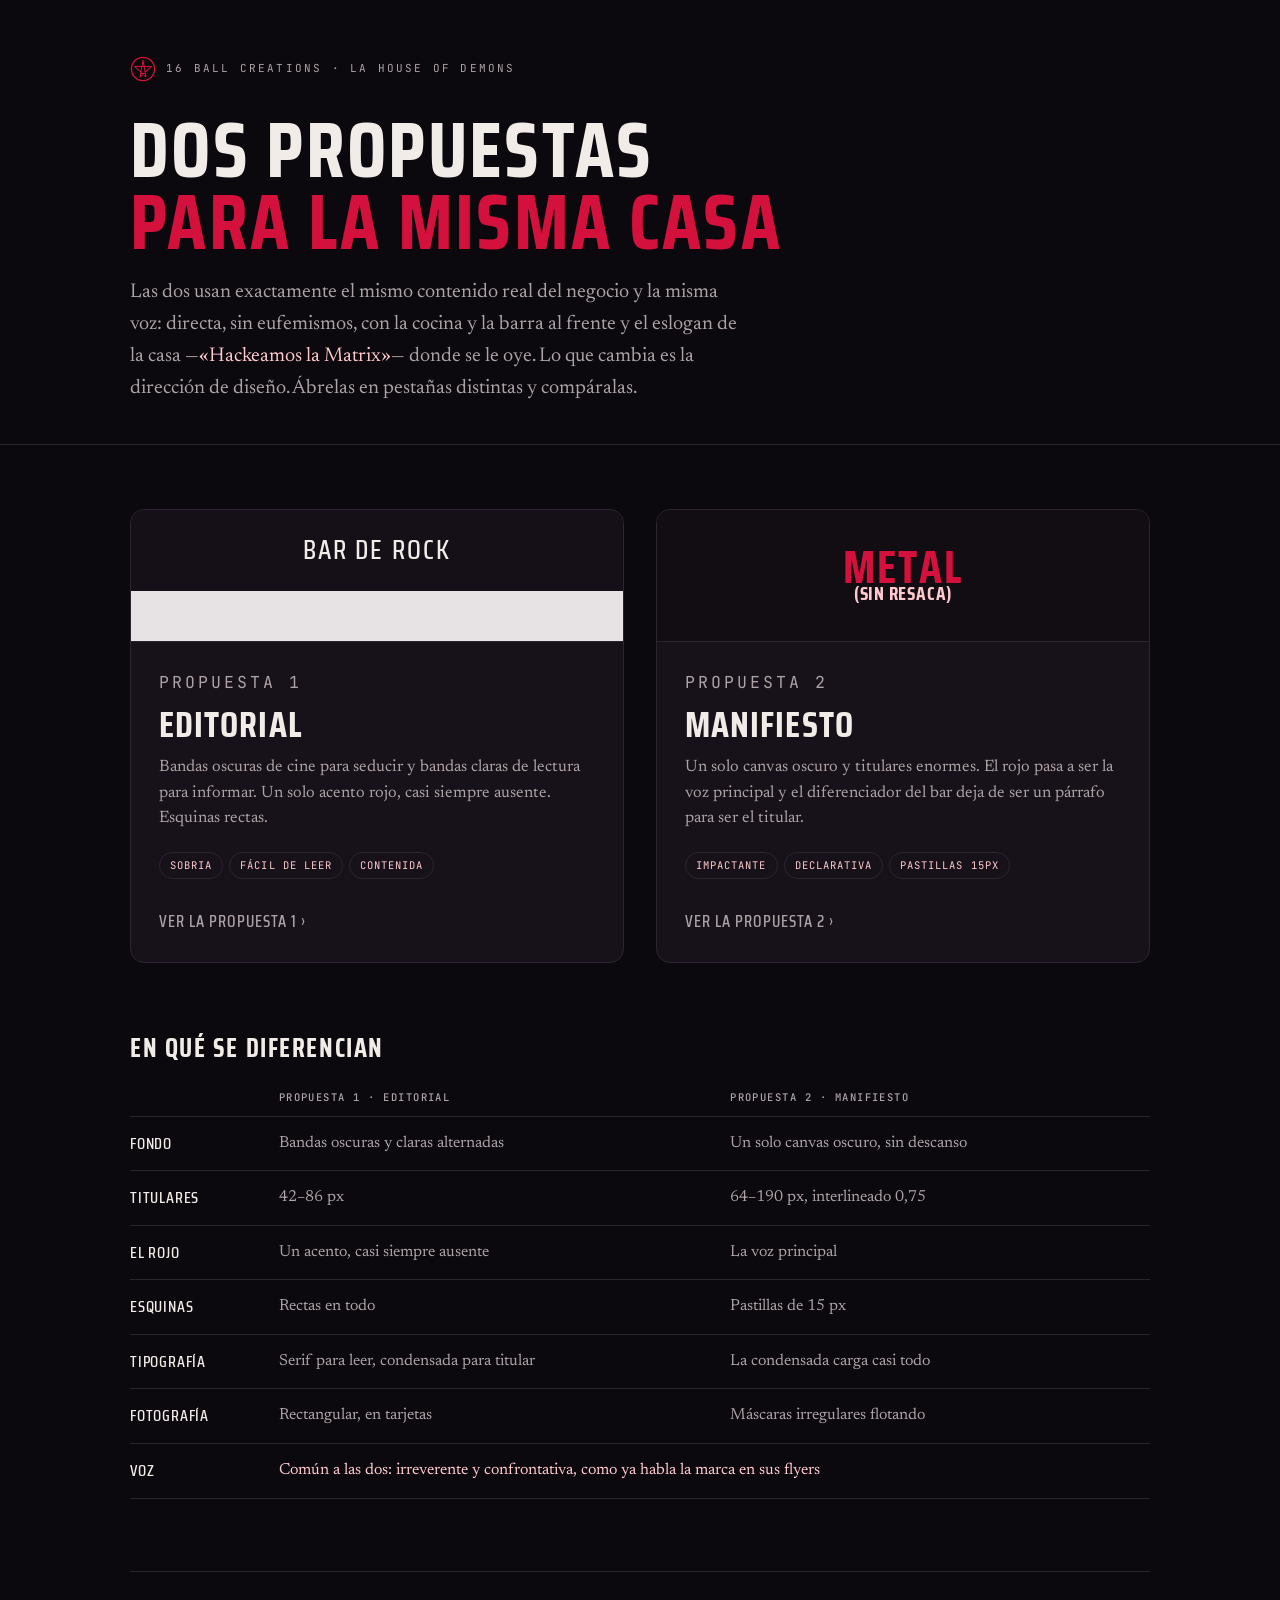
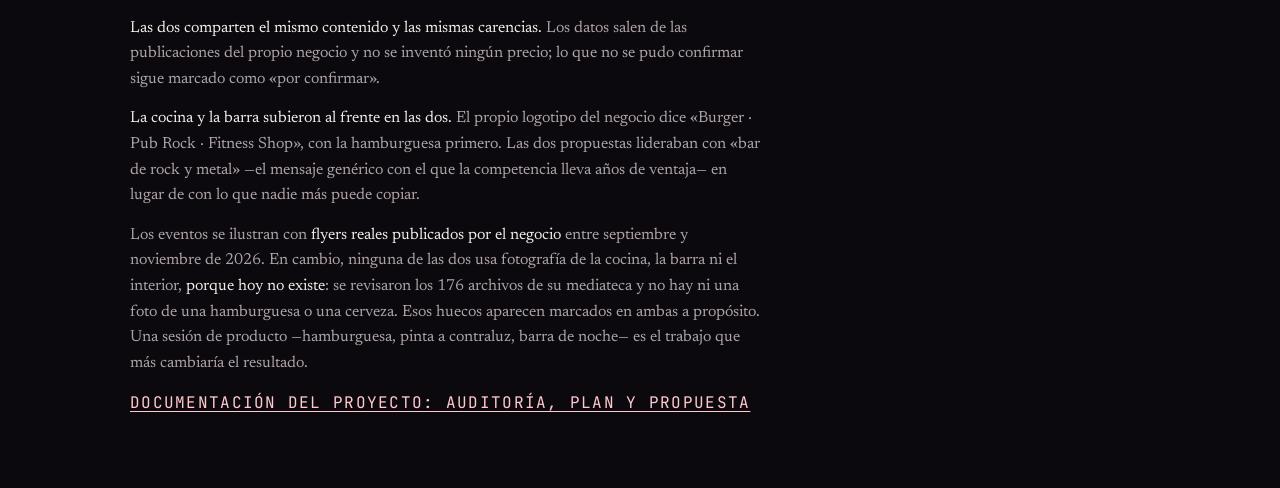
<file: index.html>
<!DOCTYPE html>
<html lang="es">
<head>
<meta charset="utf-8">
<meta name="viewport" content="width=device-width, initial-scale=1">
<title>La House of Demons — Dos propuestas de web</title>
<meta name="description" content="Dos direcciones de diseño para la web de La House of Demons, sobre el mismo contenido real del negocio.">
<meta name="robots" content="noindex, nofollow">
<link rel="preconnect" href="https://fonts.googleapis.com">
<link rel="preconnect" href="https://fonts.gstatic.com" crossorigin>
<link href="https://fonts.googleapis.com/css2?family=Saira+Condensed:wght@400;500;700&family=Newsreader:opsz,wght@6..72,400&family=JetBrains+Mono:wght@400;500&display=swap" rel="stylesheet">
<style>
:root{
  --fondo:#0C090E; --sup:#15111806; --sup-1:#171219; --linea:#2C2530;
  --hueso:#F2ECE8; --humo:#ADA3A6; --sangre:#D4103C; --rosa:#FFC9CE;
  --display:"Saira Condensed","Arial Narrow",Arial,sans-serif;
  --read:"Newsreader",Georgia,serif;
  --data:"JetBrains Mono",ui-monospace,Consolas,monospace;
}
*,*::before,*::after{box-sizing:border-box}
@media (prefers-reduced-motion:reduce){*{transition-duration:.001ms!important}}
body{margin:0;background:var(--fondo);color:var(--hueso);font-family:var(--read);font-size:18px;line-height:1.6;-webkit-font-smoothing:antialiased}
.wrap{max-width:1100px;margin:0 auto;padding:0 clamp(16px,4vw,40px)}
a{color:inherit}
:focus-visible{outline:2px solid var(--sangre);outline-offset:3px}

.top{border-bottom:1px solid var(--linea);padding:clamp(28px,5vw,56px) 0 clamp(24px,4vw,40px)}
.mark{display:flex;align-items:center;gap:10px;font-family:var(--data);font-size:11px;letter-spacing:.2em;text-transform:uppercase;color:var(--humo);margin:0 0 clamp(20px,4vw,32px)}
.mark svg{width:26px;height:26px;flex:none}
h1{font-family:var(--display);font-weight:700;text-transform:uppercase;font-size:clamp(38px,7vw,78px);line-height:.92;letter-spacing:.03em;margin:0 0 var(--s3,16px);text-wrap:balance}
h1 span{color:var(--sangre)}
.lede{font-size:clamp(17px,1.9vw,20px);max-width:56ch;color:var(--humo);margin:18px 0 0}

.grid{display:grid;grid-template-columns:repeat(auto-fit,minmax(300px,1fr));gap:clamp(20px,3vw,32px);padding:clamp(36px,6vw,64px) 0}
.opt{display:flex;flex-direction:column;background:var(--sup-1);border:1px solid var(--linea);border-radius:14px;overflow:hidden;text-decoration:none;transition:border-color .18s ease,transform .18s ease}
.opt:hover,.opt:focus-visible{border-color:var(--sangre);transform:translateY(-3px)}
.opt__vista{height:132px;position:relative;display:grid;place-items:center;border-bottom:1px solid var(--linea)}
/* Miniatura v1: bandas alternas, contenida */
.v1 .opt__vista{background:linear-gradient(180deg,#151018 0%,#151018 62%,#E7E3E4 62%,#E7E3E4 100%);align-content:start;padding-top:26px}
.v1 .swatch{font-family:var(--display);font-weight:500;font-size:27px;letter-spacing:.08em;text-transform:uppercase;color:#F2ECE8;line-height:1}
/* Miniatura v2: canvas unico, display rojo */
.v2 .opt__vista{background:#110D13}
.v2 .swatch{font-family:var(--display);font-weight:700;font-size:46px;letter-spacing:.05em;line-height:.78;text-transform:uppercase;color:#D4103C;text-align:center}
.v2 .swatch em{display:block;font-style:normal;font-size:19px;color:#FFC9CE;letter-spacing:.04em}

.opt__cuerpo{padding:clamp(20px,3vw,28px);display:flex;flex-direction:column;gap:12px;flex:1}
.num{font-family:var(--data);font-size:11px;letter-spacing:.18em;text-transform:uppercase;color:var(--sangre)}
.opt h2{font-family:var(--display);font-weight:700;font-size:clamp(26px,3.4vw,36px);text-transform:uppercase;letter-spacing:.03em;line-height:1;margin:0}
.opt p{margin:0;font-size:16.5px;line-height:1.55;color:var(--humo)}
.rasgos{list-style:none;margin:8px 0 0;padding:0;display:flex;flex-wrap:wrap;gap:6px}
.rasgos li{font-family:var(--data);font-size:10.5px;letter-spacing:.1em;text-transform:uppercase;color:var(--rosa);border:1px solid var(--linea);border-radius:999px;padding:4px 10px}
.ir{margin-top:auto;padding-top:18px;font-family:var(--display);font-weight:500;font-size:15px;letter-spacing:.06em;text-transform:uppercase;color:var(--hueso);display:flex;align-items:center;gap:7px}
.opt:hover .ir,.opt:focus-visible .ir{color:var(--sangre)}

.tabla{padding:0 0 clamp(40px,6vw,72px)}
.tabla h3{font-family:var(--display);font-weight:700;font-size:clamp(20px,2.6vw,26px);text-transform:uppercase;letter-spacing:.06em;margin:0 0 20px;color:var(--hueso)}
.scroller{overflow-x:auto}
table{width:100%;border-collapse:collapse;font-size:16px;min-width:520px}
th{font-family:var(--data);font-size:10.5px;font-weight:500;letter-spacing:.14em;text-transform:uppercase;color:var(--humo);text-align:left;padding:0 16px 10px 0;border-bottom:1px solid var(--linea)}
td{padding:14px 16px 14px 0;border-bottom:1px solid var(--linea);vertical-align:top;color:var(--humo)}
td:first-child{font-family:var(--display);font-weight:500;font-size:16px;text-transform:uppercase;letter-spacing:.05em;color:var(--hueso);white-space:nowrap}

.nota{border-top:1px solid var(--linea);padding:clamp(28px,4vw,44px) 0 clamp(40px,6vw,72px)}
.nota p{max-width:70ch;font-size:16px;color:var(--humo);margin:0 0 14px}
.nota p:last-child{margin-bottom:0}
.nota b{color:var(--hueso);font-weight:400}
.docs{margin-top:22px;font-family:var(--data);font-size:12px;letter-spacing:.08em;text-transform:uppercase}
.docs a{color:var(--rosa);text-underline-offset:3px}
</style>
</head>
<body>

<header class="top">
  <div class="wrap">
    <p class="mark">
      <svg viewBox="0 0 28 28" aria-hidden="true"><circle cx="14" cy="14" r="12.5" fill="none" stroke="#D4103C" stroke-width="1.4"/><path d="M14 4.6 17.2 22.4 4.9 11.3h18.2L10.8 22.4Z" fill="none" stroke="#D4103C" stroke-width="1.1" stroke-linejoin="round"/></svg>
      16 Ball Creations · La House of Demons
    </p>
    <h1>Dos propuestas<br><span>para la misma casa</span></h1>
    <p class="lede">Las dos usan exactamente el mismo contenido real del negocio y la misma voz: directa, sin eufemismos, con la cocina y la barra al frente y el eslogan de la casa —<b style="color:var(--rosa);font-weight:400">«Hackeamos la Matrix»</b>— donde se le oye. Lo que cambia es la dirección de diseño. Ábrelas en pestañas distintas y compáralas.</p>
  </div>
</header>

<main>
  <div class="wrap">
    <div class="grid">

      <a class="opt v1" href="v1/index.html">
        <div class="opt__vista" aria-hidden="true"><span class="swatch">Bar de rock</span></div>
        <div class="opt__cuerpo">
          <p class="num">Propuesta 1</p>
          <h2>Editorial</h2>
          <p>Bandas oscuras de cine para seducir y bandas claras de lectura para informar. Un solo acento rojo, casi siempre ausente. Esquinas rectas.</p>
          <ul class="rasgos">
            <li>Sobria</li><li>Fácil de leer</li><li>Contenida</li>
          </ul>
          <p class="ir">Ver la propuesta 1 &rsaquo;</p>
        </div>
      </a>

      <a class="opt v2" href="v2/index.html">
        <div class="opt__vista" aria-hidden="true"><span class="swatch">Metal<em>(sin resaca)</em></span></div>
        <div class="opt__cuerpo">
          <p class="num">Propuesta 2</p>
          <h2>Manifiesto</h2>
          <p>Un solo canvas oscuro y titulares enormes. El rojo pasa a ser la voz principal y el diferenciador del bar deja de ser un párrafo para ser el titular.</p>
          <ul class="rasgos">
            <li>Impactante</li><li>Declarativa</li><li>Pastillas 15px</li>
          </ul>
          <p class="ir">Ver la propuesta 2 &rsaquo;</p>
        </div>
      </a>

    </div>

    <section class="tabla">
      <h3>En qué se diferencian</h3>
      <div class="scroller">
        <table>
          <thead>
            <tr><th scope="col">&nbsp;</th><th scope="col">Propuesta 1 · Editorial</th><th scope="col">Propuesta 2 · Manifiesto</th></tr>
          </thead>
          <tbody>
            <tr><td>Fondo</td><td>Bandas oscuras y claras alternadas</td><td>Un solo canvas oscuro, sin descanso</td></tr>
            <tr><td>Titulares</td><td>42–86 px</td><td>64–190 px, interlineado 0,75</td></tr>
            <tr><td>El rojo</td><td>Un acento, casi siempre ausente</td><td>La voz principal</td></tr>
            <tr><td>Esquinas</td><td>Rectas en todo</td><td>Pastillas de 15 px</td></tr>
            <tr><td>Tipografía</td><td>Serif para leer, condensada para titular</td><td>La condensada carga casi todo</td></tr>
            <tr><td>Fotografía</td><td>Rectangular, en tarjetas</td><td>Máscaras irregulares flotando</td></tr>
            <tr><td>Voz</td><td colspan="2" style="color:var(--rosa)">Común a las dos: irreverente y confrontativa, como ya habla la marca en sus flyers</td></tr>
          </tbody>
        </table>
      </div>
    </section>

    <section class="nota">
      <p><b>Las dos comparten el mismo contenido y las mismas carencias.</b> Los datos salen de las publicaciones del propio negocio y no se inventó ningún precio; lo que no se pudo confirmar sigue marcado como «por confirmar».</p>
      <p><b>La cocina y la barra subieron al frente en las dos.</b> El propio logotipo del negocio dice «Burger · Pub Rock · Fitness Shop», con la hamburguesa primero. Las dos propuestas lideraban con «bar de rock y metal» —el mensaje genérico con el que la competencia lleva años de ventaja— en lugar de con lo que nadie más puede copiar.</p>
      <p>Los eventos se ilustran con <b>flyers reales publicados por el negocio</b> entre septiembre y noviembre de 2026. En cambio, ninguna de las dos usa fotografía de la cocina, la barra ni el interior, <b>porque hoy no existe</b>: se revisaron los 176 archivos de su mediateca y no hay ni una foto de una hamburguesa o una cerveza. Esos huecos aparecen marcados en ambas a propósito. Una sesión de producto —hamburguesa, pinta a contraluz, barra de noche— es el trabajo que más cambiaría el resultado.</p>
      <p class="docs"><a href="docs/index.html">Documentación del proyecto: auditoría, plan y propuesta</a></p>
    </section>
  </div>
</main>

</body>
</html>
</file>
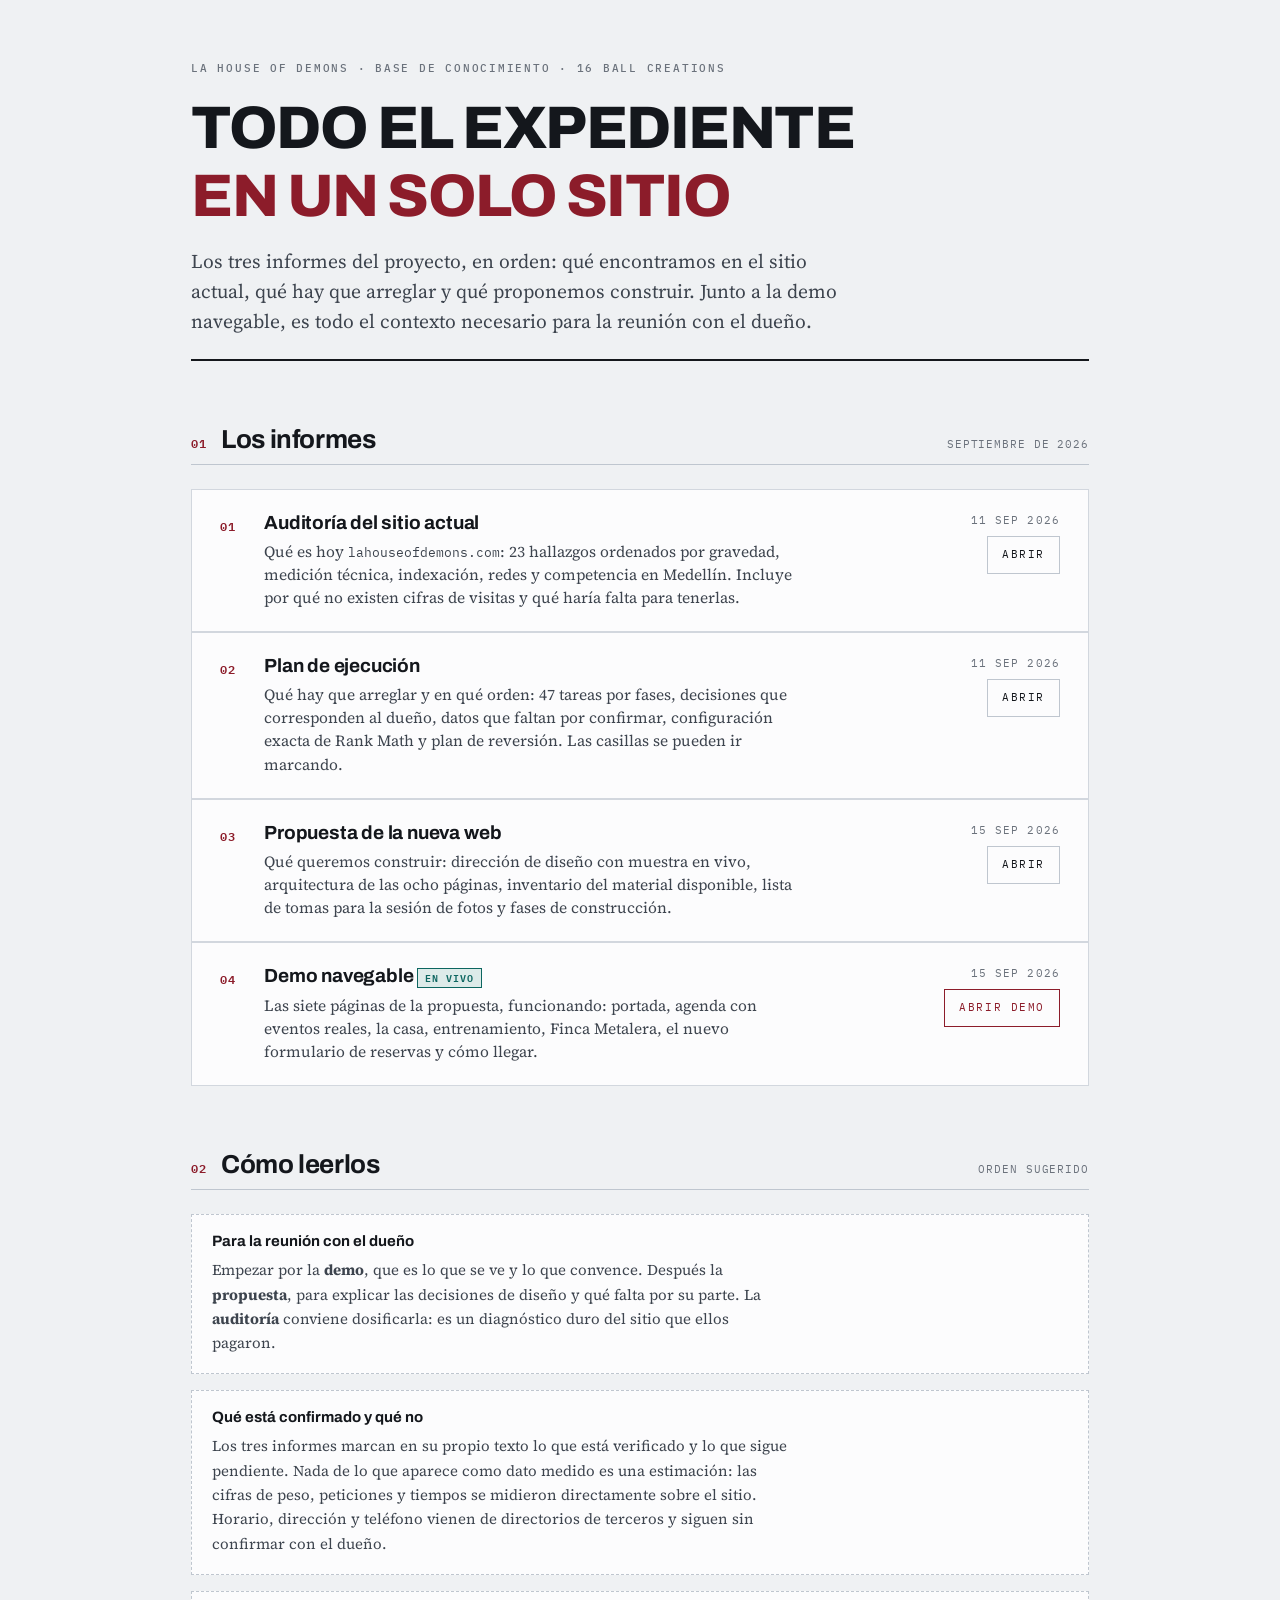
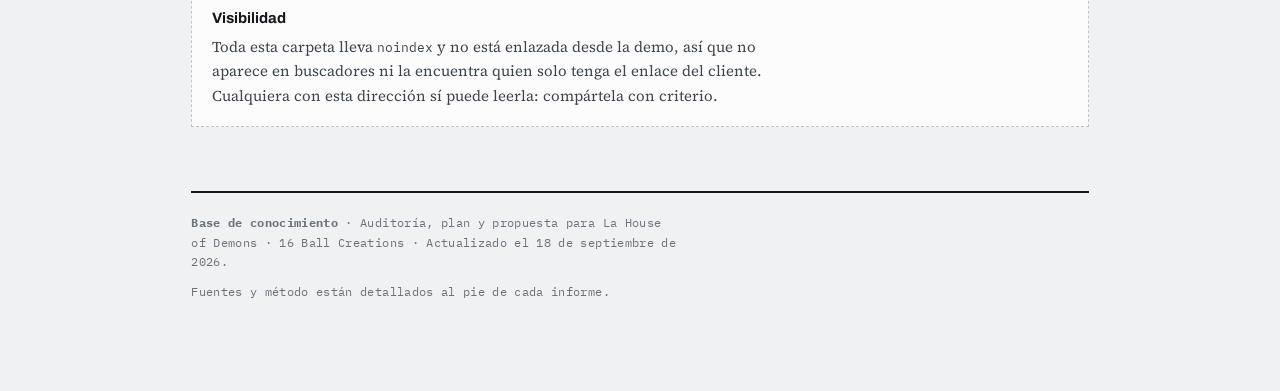
<file: docs/index.html>
<!DOCTYPE html>
<html lang="es">
<head>
<meta charset="utf-8">
<meta name="viewport" content="width=device-width, initial-scale=1">
<meta name="robots" content="noindex, nofollow">
<title>Documentación LHOD</title>
<link rel="preconnect" href="https://fonts.googleapis.com">
<link rel="preconnect" href="https://fonts.gstatic.com" crossorigin>
<link rel="stylesheet" href="https://fonts.googleapis.com/css2?family=Archivo:wght@500;600;700;800&family=IBM+Plex+Mono:wght@400;500;600&family=Source+Serif+4:opsz,wght@8..60,400;8..60,600&display=swap">
<style>
:root{
  --paper:#EFF1F3; --surface:#FCFCFD; --surface-2:#E7EAEE;
  --ink:#14171C; --ink-2:#3D444E; --ink-3:#6B727C;
  --rule:#D2D7DE; --rule-2:#BFC6CF;
  --blood:#8C1C2A; --blood-soft:#F2E2E4;
  --teal:#0D6660; --teal-soft:#DDEBE9;
  --f-display:"Archivo","Helvetica Neue",Arial,sans-serif;
  --f-body:"Source Serif 4",Georgia,"Times New Roman",serif;
  --f-mono:"IBM Plex Mono",ui-monospace,Consolas,monospace;
  --measure:66ch; --pad:clamp(18px,4vw,56px);
}
@media (prefers-color-scheme:dark){
  :root:not([data-theme="light"]){
    --paper:#101317; --surface:#171B20; --surface-2:#1F242A;
    --ink:#E6E9ED; --ink-2:#B3BAC3; --ink-3:#868E99;
    --rule:#2A3038; --rule-2:#3A424C;
    --blood:#E4697A; --blood-soft:#33191E;
    --teal:#4FBDB2; --teal-soft:#12292A;
  }
}
:root[data-theme="dark"]{
  --paper:#101317; --surface:#171B20; --surface-2:#1F242A;
  --ink:#E6E9ED; --ink-2:#B3BAC3; --ink-3:#868E99;
  --rule:#2A3038; --rule-2:#3A424C;
  --blood:#E4697A; --blood-soft:#33191E;
  --teal:#4FBDB2; --teal-soft:#12292A;
}
*{box-sizing:border-box}
body{margin:0;background:var(--paper);color:var(--ink);font-family:var(--f-body);font-size:17px;line-height:1.62;-webkit-font-smoothing:antialiased}
img{max-width:100%}
.wrap{max-width:1000px;margin:0 auto;padding:0 var(--pad) 90px}
h1,h2,h3{font-family:var(--f-display);margin:0;line-height:1.14;text-wrap:balance}
p{margin:0}
a{color:var(--blood);text-underline-offset:2px}
a:focus-visible{outline:2px solid var(--blood);outline-offset:3px}
.eyebrow{font-family:var(--f-mono);font-size:11px;font-weight:500;letter-spacing:.16em;text-transform:uppercase;color:var(--ink-3)}
.mono{font-family:var(--f-mono);font-size:13px;font-variant-numeric:tabular-nums}
.small{font-size:14.5px;color:var(--ink-2);line-height:1.5}

.masthead{border-bottom:2px solid var(--ink);padding:clamp(30px,6vw,60px) 0 22px;display:flex;flex-direction:column;gap:16px}
.masthead h1{font-size:clamp(34px,6.2vw,60px);font-weight:800;letter-spacing:-.025em;text-transform:uppercase}
.masthead h1 span{display:block;color:var(--blood)}
.lede{font-size:19.5px;line-height:1.55;color:var(--ink-2);max-width:var(--measure)}

section{padding-top:clamp(40px,6vw,64px)}
.sec-head{display:flex;align-items:baseline;gap:14px;border-bottom:1px solid var(--rule-2);padding-bottom:9px;margin-bottom:24px;flex-wrap:wrap}
.sec-head h2{font-size:clamp(20px,3vw,26px);font-weight:700;letter-spacing:-.015em}
.sec-head .num{font-family:var(--f-mono);font-size:12px;font-weight:600;color:var(--blood);letter-spacing:.08em}
.sec-head .tail{margin-left:auto;font-family:var(--f-mono);font-size:11px;color:var(--ink-3);letter-spacing:.08em;text-transform:uppercase}

.docs{list-style:none;margin:0;padding:0;display:flex;flex-direction:column;gap:2px;background:var(--rule);border:1px solid var(--rule)}
.doc{background:var(--surface);padding:22px clamp(16px,2.6vw,28px);display:grid;grid-template-columns:auto minmax(0,1fr) auto;gap:10px clamp(16px,2.6vw,28px);align-items:start}
.doc__n{font-family:var(--f-mono);font-size:12px;font-weight:600;color:var(--blood);letter-spacing:.08em;padding-top:5px}
.doc h3{font-size:19px;font-weight:700;letter-spacing:-.01em}
.doc h3 a{text-decoration:none;color:var(--ink)}
.doc h3 a:hover{color:var(--blood);text-decoration:underline}
.doc p{font-size:15.5px;color:var(--ink-2);line-height:1.5;margin-top:6px;max-width:68ch}
.doc__meta{display:flex;flex-direction:column;gap:6px;align-items:flex-end;text-align:right;white-space:nowrap}
.date{font-family:var(--f-mono);font-size:11px;letter-spacing:.1em;text-transform:uppercase;color:var(--ink-3)}
.btn{display:inline-block;font-family:var(--f-mono);font-size:11px;letter-spacing:.14em;text-transform:uppercase;padding:9px 14px;border:1px solid var(--rule-2);color:var(--ink);text-decoration:none}
.btn:hover,.btn:focus-visible{background:var(--ink);border-color:var(--ink);color:var(--paper)}
.btn--red{border-color:var(--blood);color:var(--blood)}
.btn--red:hover,.btn--red:focus-visible{background:var(--blood);border-color:var(--blood);color:#fff}
@media (max-width:700px){
  .doc{grid-template-columns:auto minmax(0,1fr)}
  .doc__meta{grid-column:2;align-items:flex-start;text-align:left}
}

.note{border:1px dashed var(--rule-2);background:var(--surface);padding:18px 20px;display:flex;flex-direction:column;gap:8px}
.note h3{font-size:15px;font-weight:700}
.note p{font-size:15px;color:var(--ink-2);max-width:72ch}
.stack{display:flex;flex-direction:column;gap:16px}
.chip{display:inline-block;font-family:var(--f-mono);font-size:10px;font-weight:600;letter-spacing:.1em;text-transform:uppercase;padding:3px 7px;border:1px solid var(--teal);color:var(--teal);background:var(--teal-soft)}

footer{margin-top:64px;padding-top:20px;border-top:2px solid var(--ink);display:flex;flex-direction:column;gap:10px}
footer p{font-family:var(--f-mono);font-size:11.5px;color:var(--ink-3);letter-spacing:.03em;max-width:70ch;line-height:1.7}
</style>
</head>
<body>

<div class="wrap">

<header class="masthead">
  <p class="eyebrow">La House of Demons · Base de conocimiento · 16 Ball Creations</p>
  <h1>Todo el expediente <span>en un solo sitio</span></h1>
  <p class="lede">Los tres informes del proyecto, en orden: qué encontramos en el sitio actual, qué hay que arreglar y qué proponemos construir. Junto a la demo navegable, es todo el contexto necesario para la reunión con el dueño.</p>
</header>

<section>
  <div class="sec-head"><span class="num">01</span><h2>Los informes</h2><span class="tail">Septiembre de 2026</span></div>
  <ol class="docs">

    <li class="doc">
      <span class="doc__n">01</span>
      <div>
        <h3><a href="auditoria.html">Auditoría del sitio actual</a></h3>
        <p>Qué es hoy <span class="mono">lahouseofdemons.com</span>: 23 hallazgos ordenados por gravedad, medición técnica, indexación, redes y competencia en Medellín. Incluye por qué no existen cifras de visitas y qué haría falta para tenerlas.</p>
      </div>
      <div class="doc__meta">
        <span class="date">11 sep 2026</span>
        <a class="btn" href="auditoria.html">Abrir</a>
      </div>
    </li>

    <li class="doc">
      <span class="doc__n">02</span>
      <div>
        <h3><a href="plan-ejecucion.html">Plan de ejecución</a></h3>
        <p>Qué hay que arreglar y en qué orden: 47 tareas por fases, decisiones que corresponden al dueño, datos que faltan por confirmar, configuración exacta de Rank Math y plan de reversión. Las casillas se pueden ir marcando.</p>
      </div>
      <div class="doc__meta">
        <span class="date">11 sep 2026</span>
        <a class="btn" href="plan-ejecucion.html">Abrir</a>
      </div>
    </li>

    <li class="doc">
      <span class="doc__n">03</span>
      <div>
        <h3><a href="propuesta-web.html">Propuesta de la nueva web</a></h3>
        <p>Qué queremos construir: dirección de diseño con muestra en vivo, arquitectura de las ocho páginas, inventario del material disponible, lista de tomas para la sesión de fotos y fases de construcción.</p>
      </div>
      <div class="doc__meta">
        <span class="date">15 sep 2026</span>
        <a class="btn" href="propuesta-web.html">Abrir</a>
      </div>
    </li>

    <li class="doc">
      <span class="doc__n">04</span>
      <div>
        <h3><a href="../">Demo navegable</a> <span class="chip">En vivo</span></h3>
        <p>Las siete páginas de la propuesta, funcionando: portada, agenda con eventos reales, la casa, entrenamiento, Finca Metalera, el nuevo formulario de reservas y cómo llegar.</p>
      </div>
      <div class="doc__meta">
        <span class="date">15 sep 2026</span>
        <a class="btn btn--red" href="../">Abrir demo</a>
      </div>
    </li>

  </ol>
</section>

<section>
  <div class="sec-head"><span class="num">02</span><h2>Cómo leerlos</h2><span class="tail">Orden sugerido</span></div>
  <div class="stack">
    <div class="note">
      <h3>Para la reunión con el dueño</h3>
      <p>Empezar por la <strong>demo</strong>, que es lo que se ve y lo que convence. Después la <strong>propuesta</strong>, para explicar las decisiones de diseño y qué falta por su parte. La <strong>auditoría</strong> conviene dosificarla: es un diagnóstico duro del sitio que ellos pagaron.</p>
    </div>
    <div class="note">
      <h3>Qué está confirmado y qué no</h3>
      <p>Los tres informes marcan en su propio texto lo que está verificado y lo que sigue pendiente. Nada de lo que aparece como dato medido es una estimación: las cifras de peso, peticiones y tiempos se midieron directamente sobre el sitio. Horario, dirección y teléfono vienen de directorios de terceros y siguen sin confirmar con el dueño.</p>
    </div>
    <div class="note">
      <h3>Visibilidad</h3>
      <p>Toda esta carpeta lleva <span class="mono">noindex</span> y no está enlazada desde la demo, así que no aparece en buscadores ni la encuentra quien solo tenga el enlace del cliente. Cualquiera con esta dirección sí puede leerla: compártela con criterio.</p>
    </div>
  </div>
</section>

<footer>
  <p><strong>Base de conocimiento</strong> · Auditoría, plan y propuesta para La House of Demons · 16 Ball Creations · Actualizado el 18 de septiembre de 2026.</p>
  <p>Fuentes y método están detallados al pie de cada informe.</p>
</footer>

</div>
</body>
</html>
</file>
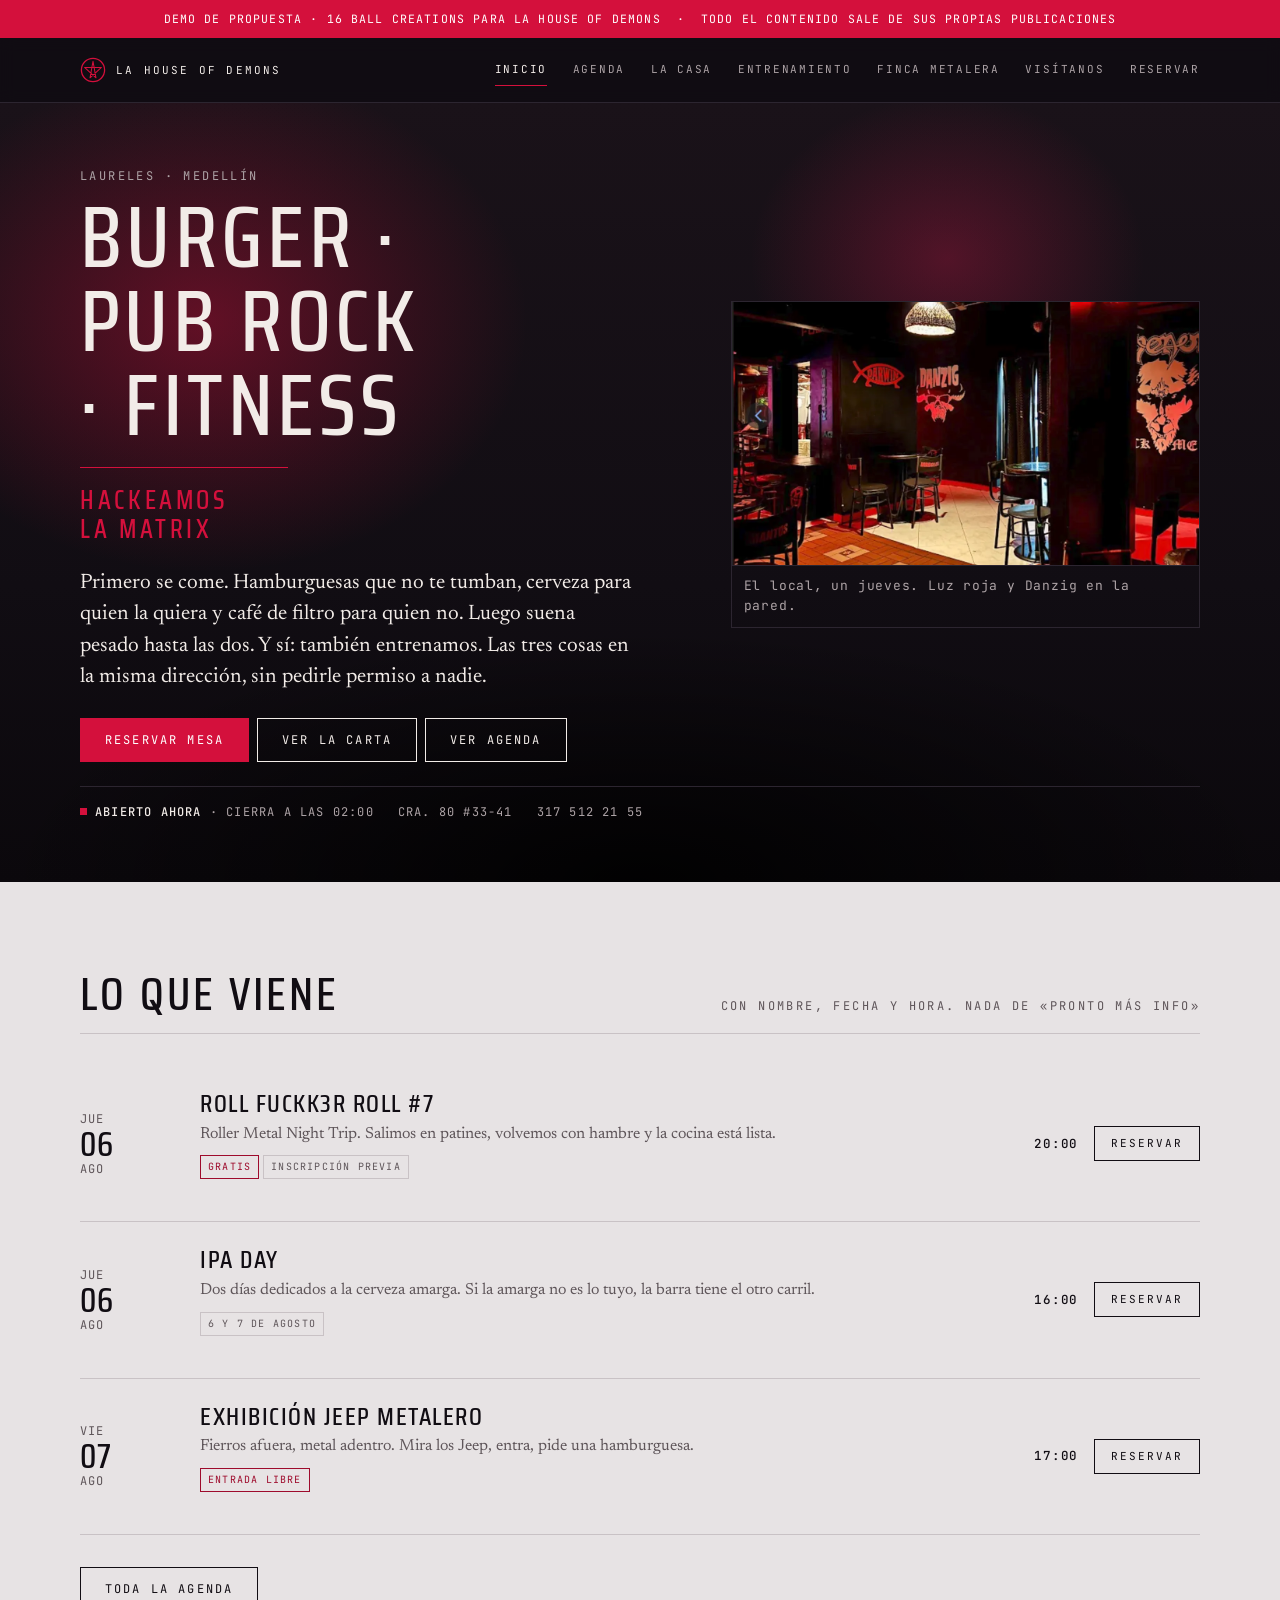
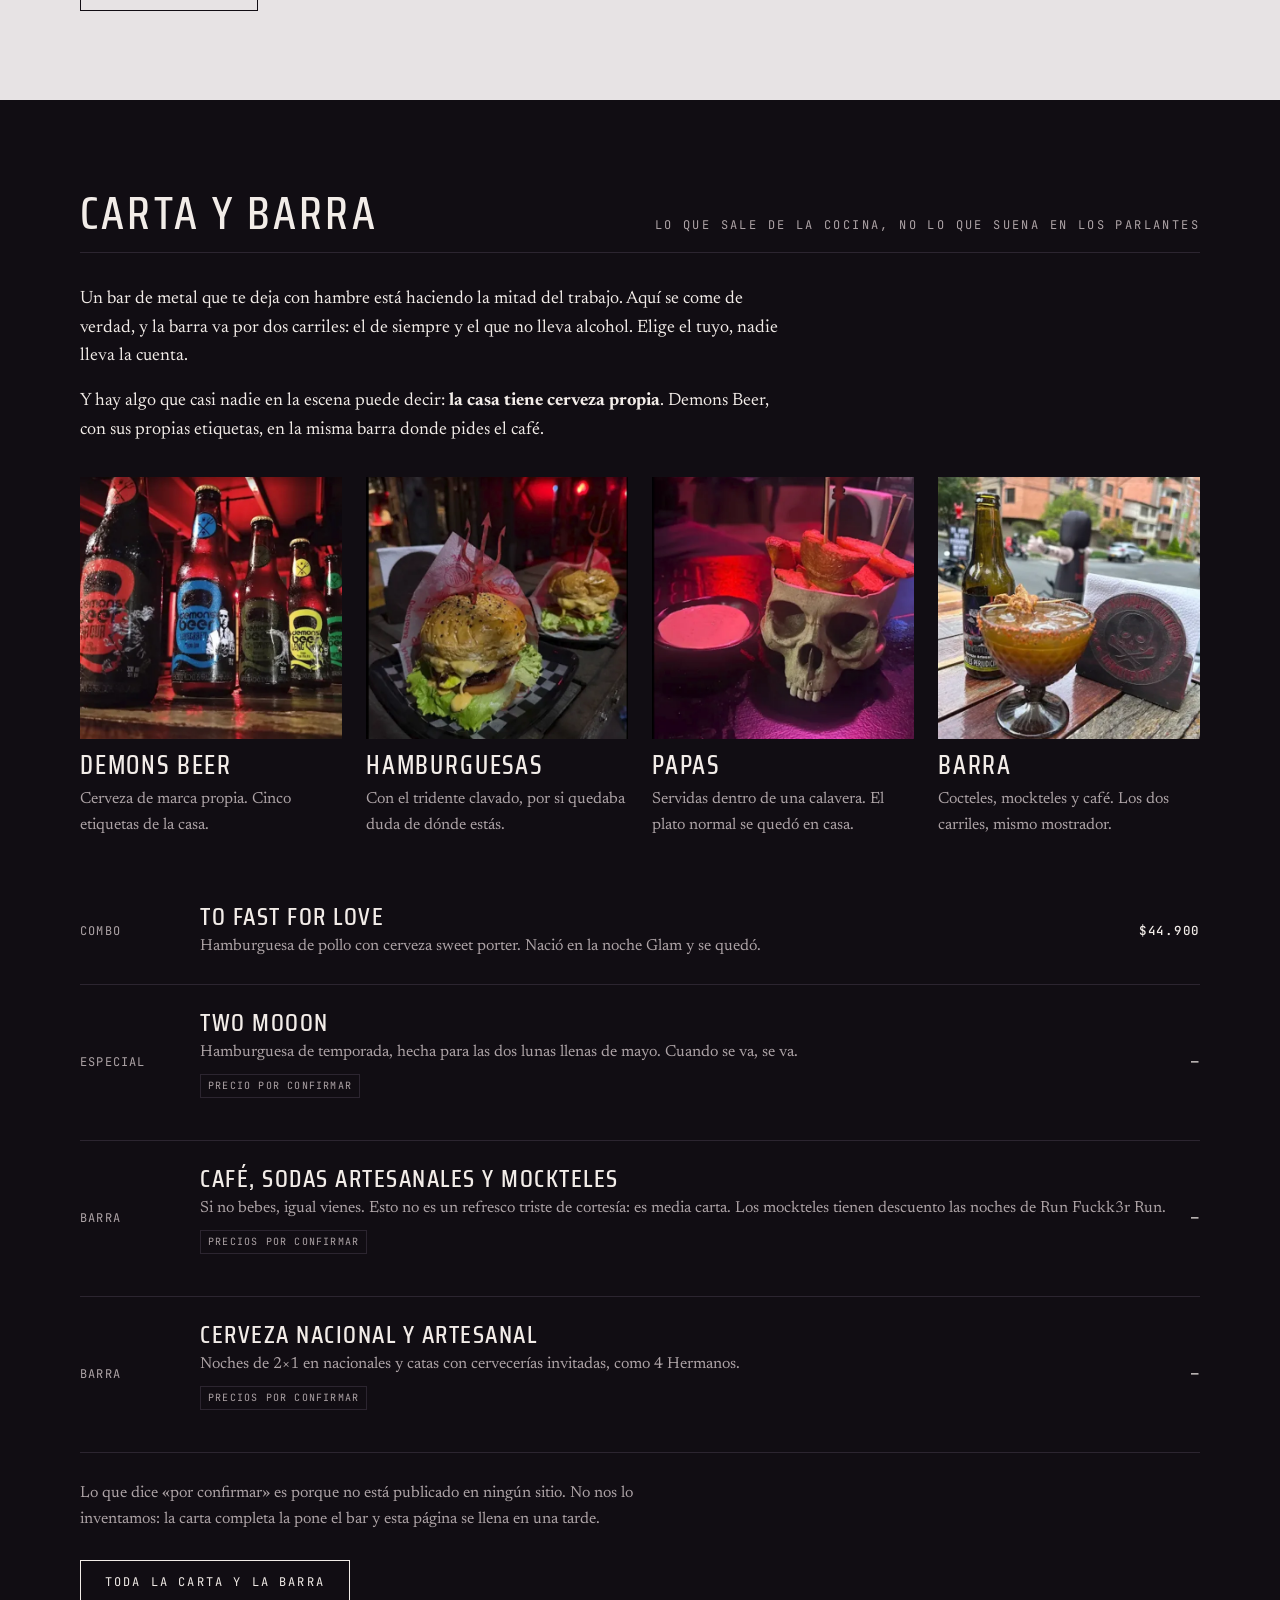
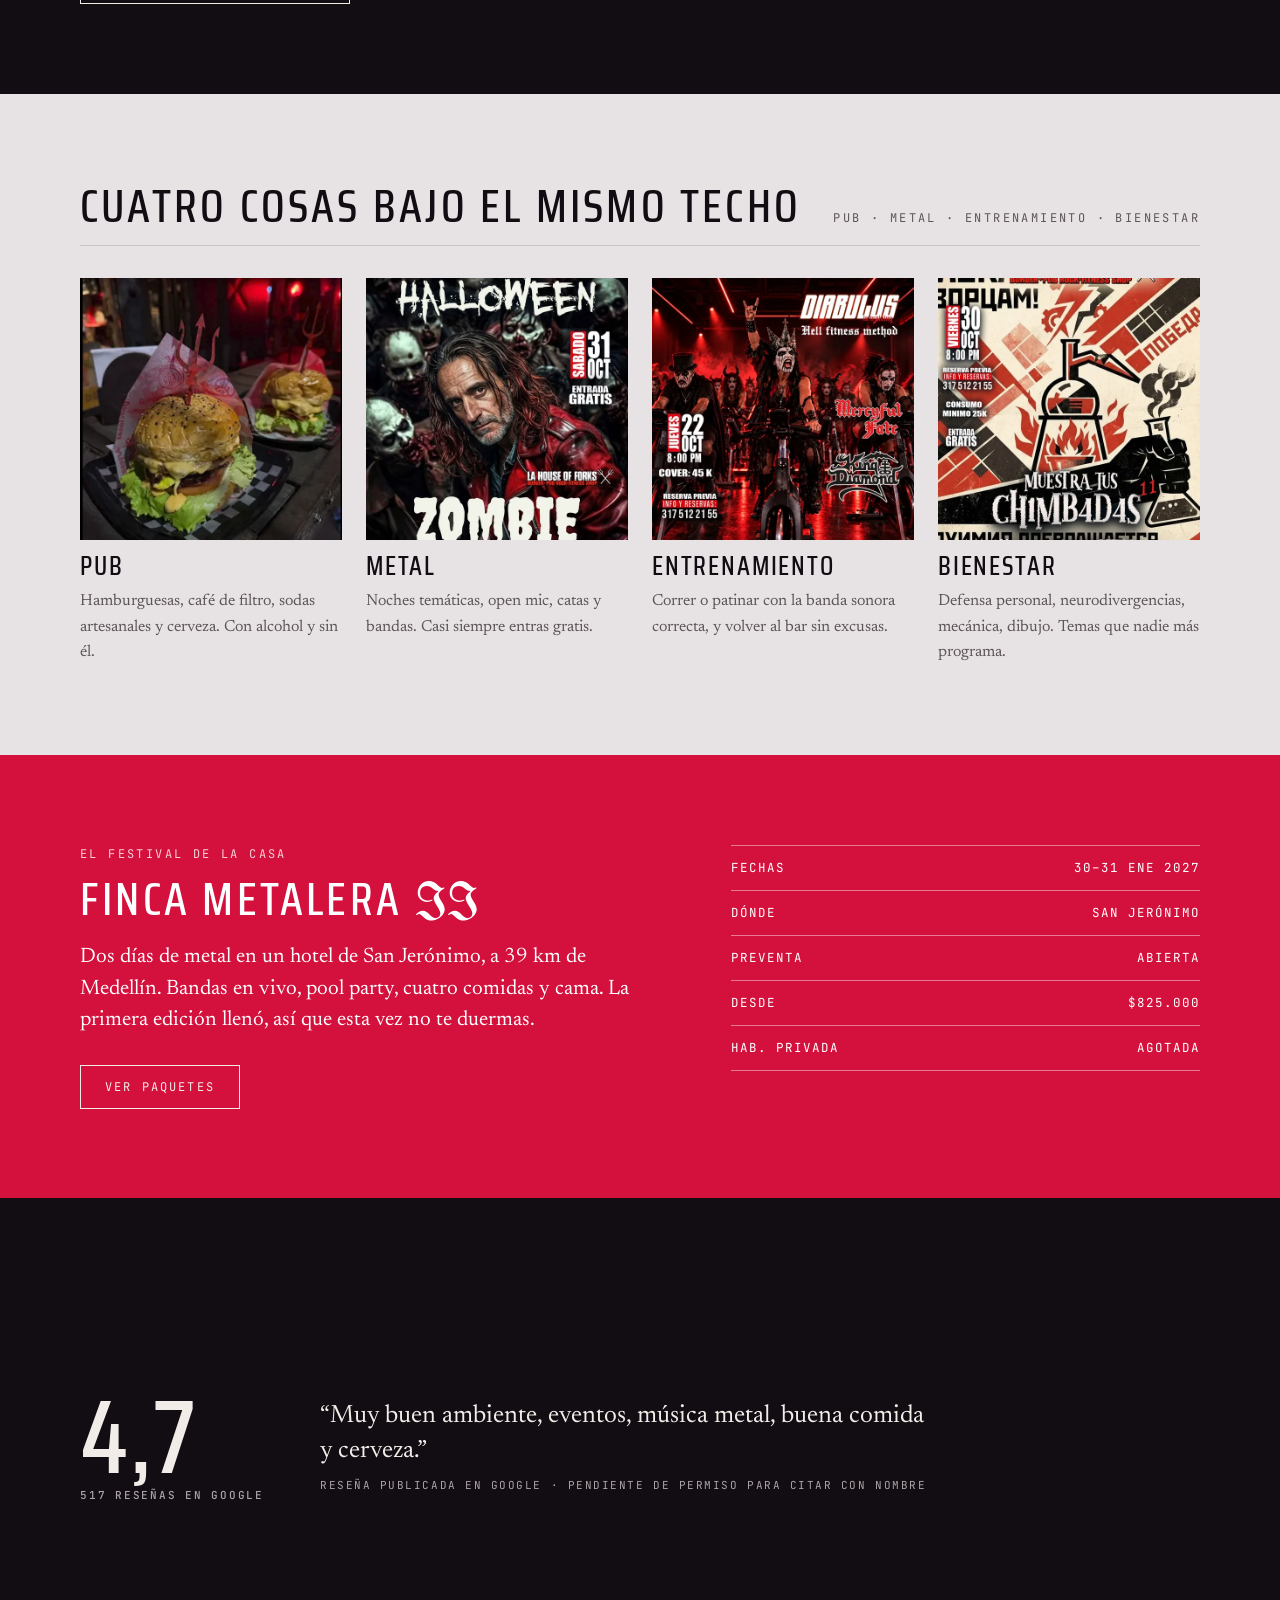
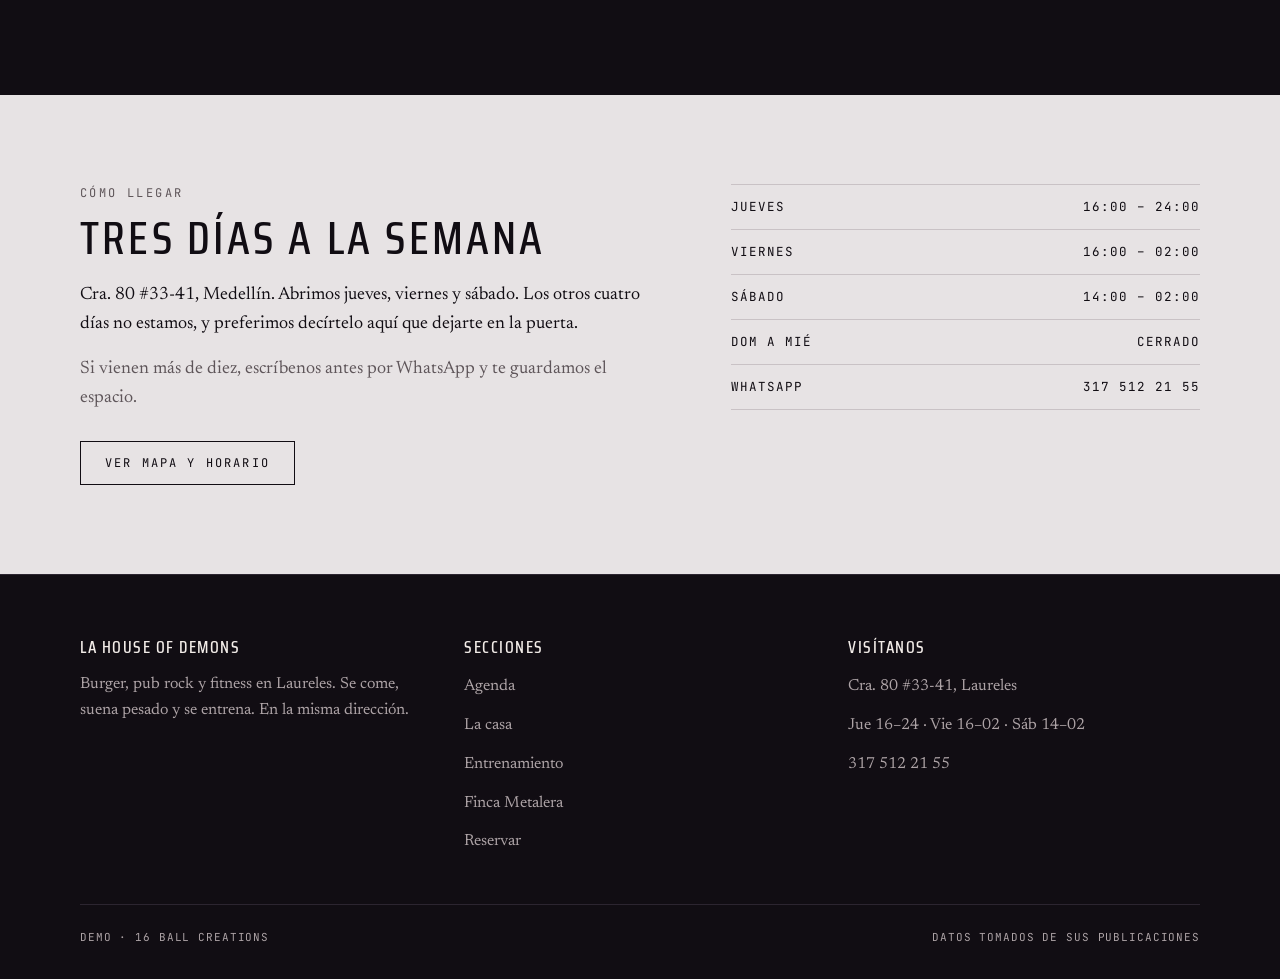
<file: v1/index.html>
<!DOCTYPE html>
<html lang="es">
<head>
<meta charset="utf-8">
<meta name="viewport" content="width=device-width, initial-scale=1">
<title>Hamburguesas, Pub Rock y Entrenamiento en Laureles — La House of Demons</title>
<meta name="description" content="Burger, pub rock y fitness en Laureles. Hamburguesas que no te tumban, cerveza para quien la quiera y café para quien no. 4,7 con 517 reseñas. Jueves a sábado.">
<meta name="robots" content="noindex, nofollow">
<link rel="preconnect" href="https://fonts.googleapis.com">
<link rel="preconnect" href="https://fonts.gstatic.com" crossorigin>
<link href="https://fonts.googleapis.com/css2?family=Saira+Condensed:wght@400;500;600&family=Newsreader:opsz,wght@6..72,400;6..72,500&family=JetBrains+Mono:wght@400;500&family=UnifrakturMaguntia&display=swap" rel="stylesheet">
<link rel="stylesheet" href="assets/css/lhod.css?v=4">
</head>
<body>

<div class="demobar">
  <div class="wrap">
    <span>Demo de propuesta · 16 Ball Creations para La House of Demons</span>
    <span>·</span>
    <span>Todo el contenido sale de sus propias publicaciones</span>
  </div>
</div>

<header class="nav">
  <div class="wrap nav__inner">
    <a class="nav__mark" href="index.html">
      <svg viewBox="0 0 28 28" aria-hidden="true"><circle cx="14" cy="14" r="12.5" fill="none" stroke="#D4103C" stroke-width="1.4"/><path d="M14 4.6 17.2 22.4 4.9 11.3h18.2L10.8 22.4Z" fill="none" stroke="#D4103C" stroke-width="1.1" stroke-linejoin="round"/></svg>
      La House of Demons
    </a>
    <button class="nav__toggle" type="button" aria-expanded="false" aria-controls="navLinks">Menú</button>
    <nav class="nav__links" id="navLinks" aria-label="Principal">
      <a href="index.html" aria-current="page">Inicio</a>
      <a href="agenda.html">Agenda</a>
      <a href="la-casa.html">La casa</a>
      <a href="entrenamiento.html">Entrenamiento</a>
      <a href="finca-metalera.html">Finca Metalera</a>
      <a href="visitanos.html">Visítanos</a>
      <a href="reservas.html">Reservar</a>
    </nav>
  </div>
</header>

<main>

  <!-- 1 · Portada -->
  <section class="hero">
    <div class="wrap">
      <div class="split split--center">
        <div>
          <p class="eyebrow">Laureles · Medellín</p>
          <h1 class="h1">Burger · Pub rock<br>· Fitness</h1>
          <p class="h3" style="color:var(--sangre);letter-spacing:.14em;margin:20px 0 0;padding-top:18px;border-top:1px solid var(--sangre);max-width:16ch">Hackeamos<br>la Matrix</p>
          <p class="lede" style="margin-top:24px">Primero se come. Hamburguesas que no te tumban, cerveza para quien la quiera y café de filtro para quien no. Luego suena pesado hasta las dos. Y sí: también entrenamos. Las tres cosas en la misma dirección, sin pedirle permiso a nadie.</p>
          <div class="actions">
            <a class="btn btn--red" href="reservas.html">Reservar mesa</a>
            <a class="btn" href="la-casa.html">Ver la carta</a>
            <a class="btn" href="agenda.html">Ver agenda</a>
          </div>
        </div>
        <figure style="margin:0;border:1px solid var(--linea);max-width:600px">
          <img src="assets/img/foto/interior-danzig.webp" alt="Interior del bar con luz roja y arte de Danzig en la pared" width="1200" height="675" fetchpriority="high" loading="eager" decoding="async" style="width:100%;height:auto">
          <figcaption class="mono muted" style="padding:10px 12px;border-top:1px solid var(--linea)">El local, un jueves. Luz roja y Danzig en la pared.</figcaption>
        </figure>
      </div>
      <p class="status" data-estado>
        <span><i class="dot"></i><span data-estado-texto><b>Jue 16–24 · Vie 16–02 · Sáb 14–02</b></span></span>
        <span>Cra. 80 #33-41</span>
        <span>317 512 21 55</span>
      </p>
    </div>
  </section>

  <!-- 2 · Esta semana -->
  <section class="band band--ceniza">
    <div class="wrap">
      <div class="band__head">
        <h2 class="h2">Lo que viene</h2>
        <p class="eyebrow">Con nombre, fecha y hora. Nada de «pronto más info»</p>
      </div>
      <ul class="tickets">
        <li class="ticket">
          <p class="ticket__date">Jue<b>06</b>Ago</p>
          <div>
            <h3 class="ticket__name">Roll Fuckk3r Roll #7</h3>
            <p class="ticket__meta">Roller Metal Night Trip. Salimos en patines, volvemos con hambre y la cocina está lista.</p>
            <p class="ticket__tags"><span class="tag tag--free">Gratis</span><span class="tag">Inscripción previa</span></p>
          </div>
          <p class="ticket__side"><span class="ticket__price">20:00</span><a class="btn btn--sm btn--dark" href="reservas.html">Reservar</a></p>
        </li>
        <li class="ticket">
          <p class="ticket__date">Jue<b>06</b>Ago</p>
          <div>
            <h3 class="ticket__name">IPA Day</h3>
            <p class="ticket__meta">Dos días dedicados a la cerveza amarga. Si la amarga no es lo tuyo, la barra tiene el otro carril.</p>
            <p class="ticket__tags"><span class="tag">6 y 7 de agosto</span></p>
          </div>
          <p class="ticket__side"><span class="ticket__price">16:00</span><a class="btn btn--sm btn--dark" href="reservas.html">Reservar</a></p>
        </li>
        <li class="ticket">
          <p class="ticket__date">Vie<b>07</b>Ago</p>
          <div>
            <h3 class="ticket__name">Exhibición Jeep Metalero</h3>
            <p class="ticket__meta">Fierros afuera, metal adentro. Mira los Jeep, entra, pide una hamburguesa.</p>
            <p class="ticket__tags"><span class="tag tag--free">Entrada libre</span></p>
          </div>
          <p class="ticket__side"><span class="ticket__price">17:00</span><a class="btn btn--sm btn--dark" href="reservas.html">Reservar</a></p>
        </li>
      </ul>
      <div class="actions" style="margin-top:32px">
        <a class="btn btn--dark" href="agenda.html">Toda la agenda</a>
      </div>
    </div>
  </section>

  <!-- 3 · Carta y barra -->
  <section class="band band--cine">
    <div class="wrap">
      <div class="band__head">
        <h2 class="h2">Carta y barra</h2>
        <p class="eyebrow">Lo que sale de la cocina, no lo que suena en los parlantes</p>
      </div>
      <div class="prose" style="max-width:70ch;margin-bottom:32px">
        <p>Un bar de metal que te deja con hambre está haciendo la mitad del trabajo. Aquí se come de verdad, y la barra va por dos carriles: el de siempre y el que no lleva alcohol. Elige el tuyo, nadie lleva la cuenta.</p>
        <p>Y hay algo que casi nadie en la escena puede decir: <strong>la casa tiene cerveza propia</strong>. Demons Beer, con sus propias etiquetas, en la misma barra donde pides el café.</p>
      </div>
      <div class="cards cards--4" style="margin-bottom:40px">
        <div class="card">
          <div class="card__media"><img src="assets/img/foto/demons-beer.webp" alt="Cinco cervezas Demons Beer de la casa, en la barra" width="600" height="600" loading="lazy" decoding="async"></div>
          <h3 class="h3">Demons Beer</h3>
          <p>Cerveza de marca propia. Cinco etiquetas de la casa.</p>
        </div>
        <div class="card">
          <div class="card__media"><img src="assets/img/foto/burger-tridente.webp" alt="Hamburguesa de la casa servida con el tridente de la marca" width="600" height="600" loading="lazy" decoding="async"></div>
          <h3 class="h3">Hamburguesas</h3>
          <p>Con el tridente clavado, por si quedaba duda de dónde estás.</p>
        </div>
        <div class="card">
          <div class="card__media"><img src="assets/img/foto/papas-calavera.webp" alt="Papas servidas en calavera con salsa de la casa" width="600" height="600" loading="lazy" decoding="async"></div>
          <h3 class="h3">Papas</h3>
          <p>Servidas dentro de una calavera. El plato normal se quedó en casa.</p>
        </div>
        <div class="card">
          <div class="card__media"><img src="assets/img/foto/coctel-sello.webp" alt="Coctel de la casa junto al sello del bar" width="600" height="600" loading="lazy" decoding="async"></div>
          <h3 class="h3">Barra</h3>
          <p>Cocteles, mockteles y café. Los dos carriles, mismo mostrador.</p>
        </div>
      </div>
      <ul class="tickets">
        <li class="ticket">
          <p class="ticket__date">Combo</p>
          <div>
            <h3 class="ticket__name">To Fast For Love</h3>
            <p class="ticket__meta">Hamburguesa de pollo con cerveza sweet porter. Nació en la noche Glam y se quedó.</p>
          </div>
          <p class="ticket__side"><span class="ticket__price">$44.900</span></p>
        </li>
        <li class="ticket">
          <p class="ticket__date">Especial</p>
          <div>
            <h3 class="ticket__name">Two Mooon</h3>
            <p class="ticket__meta">Hamburguesa de temporada, hecha para las dos lunas llenas de mayo. Cuando se va, se va.</p>
            <p class="ticket__tags"><span class="tag">Precio por confirmar</span></p>
          </div>
          <p class="ticket__side"><span class="ticket__price">—</span></p>
        </li>
        <li class="ticket">
          <p class="ticket__date">Barra</p>
          <div>
            <h3 class="ticket__name">Café, sodas artesanales y mockteles</h3>
            <p class="ticket__meta">Si no bebes, igual vienes. Esto no es un refresco triste de cortesía: es media carta. Los mockteles tienen descuento las noches de Run Fuckk3r Run.</p>
            <p class="ticket__tags"><span class="tag">Precios por confirmar</span></p>
          </div>
          <p class="ticket__side"><span class="ticket__price">—</span></p>
        </li>
        <li class="ticket">
          <p class="ticket__date">Barra</p>
          <div>
            <h3 class="ticket__name">Cerveza nacional y artesanal</h3>
            <p class="ticket__meta">Noches de 2×1 en nacionales y catas con cervecerías invitadas, como 4 Hermanos.</p>
            <p class="ticket__tags"><span class="tag">Precios por confirmar</span></p>
          </div>
          <p class="ticket__side"><span class="ticket__price">—</span></p>
        </li>
      </ul>
      <p class="muted" style="margin-top:28px;max-width:70ch;font-size:16px">
        Lo que dice «por confirmar» es porque no está publicado en ningún sitio. No nos lo
        inventamos: la carta completa la pone el bar y esta página se llena en una tarde.
      </p>
      <div class="actions" style="margin-top:28px">
        <a class="btn" href="la-casa.html">Toda la carta y la barra</a>
      </div>
    </div>
  </section>

  <!-- 4 · Cuatro pilares -->
  <section class="band band--ceniza">
    <div class="wrap">
      <div class="band__head">
        <h2 class="h2">Cuatro cosas bajo el mismo techo</h2>
        <p class="eyebrow">Pub · Metal · Entrenamiento · Bienestar</p>
      </div>
      <div class="cards cards--4">
        <a class="card" href="la-casa.html">
          <div class="card__media"><img src="assets/img/foto/burger-tridente.webp" alt="Hamburguesa de la casa servida con el tridente de la marca" loading="lazy" width="520" height="520"></div>
          <h3 class="h3">Pub</h3>
          <p>Hamburguesas, café de filtro, sodas artesanales y cerveza. Con alcohol y sin él.</p>
        </a>
        <a class="card" href="agenda.html">
          <div class="card__media"><img src="assets/img/flyers/halloween-zombie.webp" alt="Flyer de la fiesta Zombie de Halloween" loading="lazy" decoding="async" width="600" height="600"></div>
          <h3 class="h3">Metal</h3>
          <p>Noches temáticas, open mic, catas y bandas. Casi siempre entras gratis.</p>
        </a>
        <a class="card" href="entrenamiento.html">
          <div class="card__media"><img src="assets/img/flyers/diabulus-mercyful.webp" alt="Flyer de Diabulus: sesión Mercyful Fate y King Diamond" loading="lazy" decoding="async" width="600" height="600"></div>
          <h3 class="h3">Entrenamiento</h3>
          <p>Correr o patinar con la banda sonora correcta, y volver al bar sin excusas.</p>
        </a>
        <a class="card" href="agenda.html">
          <div class="card__media"><img src="assets/img/flyers/chimbadas-oct.webp" alt="Flyer de Muestra tus Chimbadas: noche de STEM y nerd-working" loading="lazy" decoding="async" width="600" height="600"></div>
          <h3 class="h3">Bienestar</h3>
          <p>Defensa personal, neurodivergencias, mecánica, dibujo. Temas que nadie más programa.</p>
        </a>
      </div>
    </div>
  </section>

  <!-- 4 · Finca Metalera -->
  <section class="band band--sangre">
    <div class="wrap split">
      <div>
        <p class="eyebrow" style="color:rgba(255,255,255,.8)">El festival de la casa</p>
        <h2 class="h2" style="margin:12px 0 16px">Finca Metalera<span class="bl">&nbsp;II</span></h2>
        <p class="lede">Dos días de metal en un hotel de San Jerónimo, a 39 km de Medellín. Bandas en vivo, pool party, cuatro comidas y cama. La primera edición llenó, así que esta vez no te duermas.</p>
        <div class="actions" style="margin-top:28px">
          <a class="btn" href="finca-metalera.html">Ver paquetes</a>
        </div>
      </div>
      <div class="facts">
        <div class="facts__row"><span>Fechas</span><span>30–31 ene 2027</span></div>
        <div class="facts__row"><span>Dónde</span><span>San Jerónimo</span></div>
        <div class="facts__row"><span>Preventa</span><span>Abierta</span></div>
        <div class="facts__row"><span>Desde</span><span>$825.000</span></div>
        <div class="facts__row"><span>Hab. privada</span><span>Agotada</span></div>
      </div>
    </div>
  </section>

  <!-- 5 · Reseñas -->
  <section class="band band--cine">
    <div class="wrap proof">
      <p class="proof__score">4,7<small>517 reseñas en Google</small></p>
      <div>
        <blockquote>“Muy buen ambiente, eventos, música metal, buena comida y cerveza.”</blockquote>
        <cite>Reseña publicada en Google · pendiente de permiso para citar con nombre</cite>
      </div>
    </div>
  </section>

  <!-- 6 · Visítanos -->
  <section class="band band--ceniza">
    <div class="wrap split">
      <div>
        <p class="eyebrow">Cómo llegar</p>
        <h2 class="h2" style="margin:12px 0 20px">Tres días a la semana</h2>
        <div class="prose">
          <p>Cra. 80 #33-41, Medellín. Abrimos jueves, viernes y sábado. Los otros cuatro días no estamos, y preferimos decírtelo aquí que dejarte en la puerta.</p>
          <p class="muted">Si vienen más de diez, escríbenos antes por WhatsApp y te guardamos el espacio.</p>
        </div>
        <div class="actions" style="margin-top:28px">
          <a class="btn btn--dark" href="visitanos.html">Ver mapa y horario</a>
        </div>
      </div>
      <div class="facts">
        <div class="facts__row"><span>Jueves</span><span>16:00 – 24:00</span></div>
        <div class="facts__row"><span>Viernes</span><span>16:00 – 02:00</span></div>
        <div class="facts__row"><span>Sábado</span><span>14:00 – 02:00</span></div>
        <div class="facts__row"><span>Dom a mié</span><span>Cerrado</span></div>
        <div class="facts__row"><span>WhatsApp</span><span>317 512 21 55</span></div>
      </div>
    </div>
  </section>

</main>

<footer class="foot">
  <div class="wrap">
    <div class="foot__cols">
      <div>
        <h4 class="h4">La House of Demons</h4>
        <p class="muted" style="font-size:16px;margin:0">Burger, pub rock y fitness en Laureles. Se come, suena pesado y se entrena. En la misma dirección.</p>
      </div>
      <div>
        <h4 class="h4">Secciones</h4>
        <ul>
          <li><a href="agenda.html">Agenda</a></li>
          <li><a href="la-casa.html">La casa</a></li>
          <li><a href="entrenamiento.html">Entrenamiento</a></li>
          <li><a href="finca-metalera.html">Finca Metalera</a></li>
          <li><a href="reservas.html">Reservar</a></li>
        </ul>
      </div>
      <div>
        <h4 class="h4">Visítanos</h4>
        <ul>
          <li><a href="visitanos.html">Cra. 80 #33-41, Laureles</a></li>
          <li><a href="visitanos.html">Jue 16–24 · Vie 16–02 · Sáb 14–02</a></li>
          <li><a href="visitanos.html">317 512 21 55</a></li>
        </ul>
      </div>
    </div>
    <div class="foot__legal">
      <span>Demo · 16 Ball Creations</span>
      <span>Datos tomados de sus publicaciones</span>
    </div>
  </div>
</footer>

<script src="assets/js/lhod.js?v=4"></script>
</body>
</html>
</file>
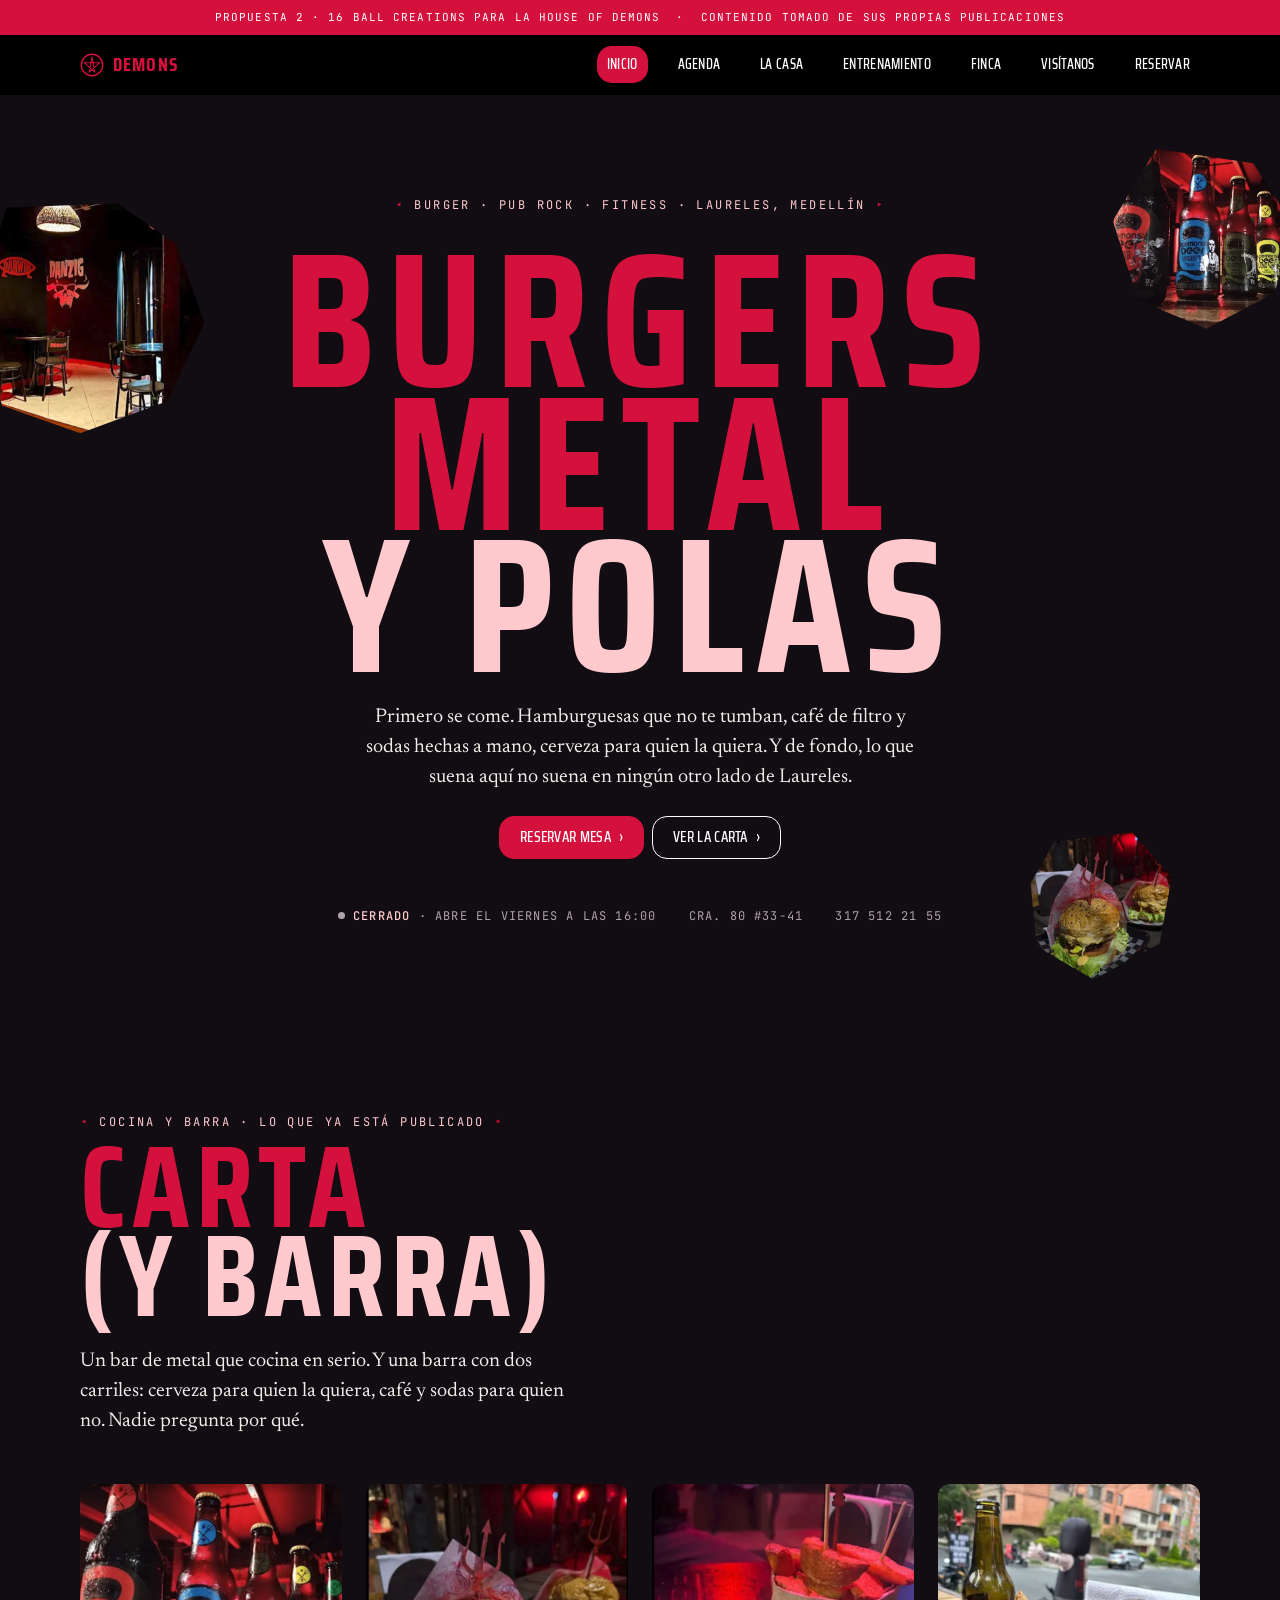
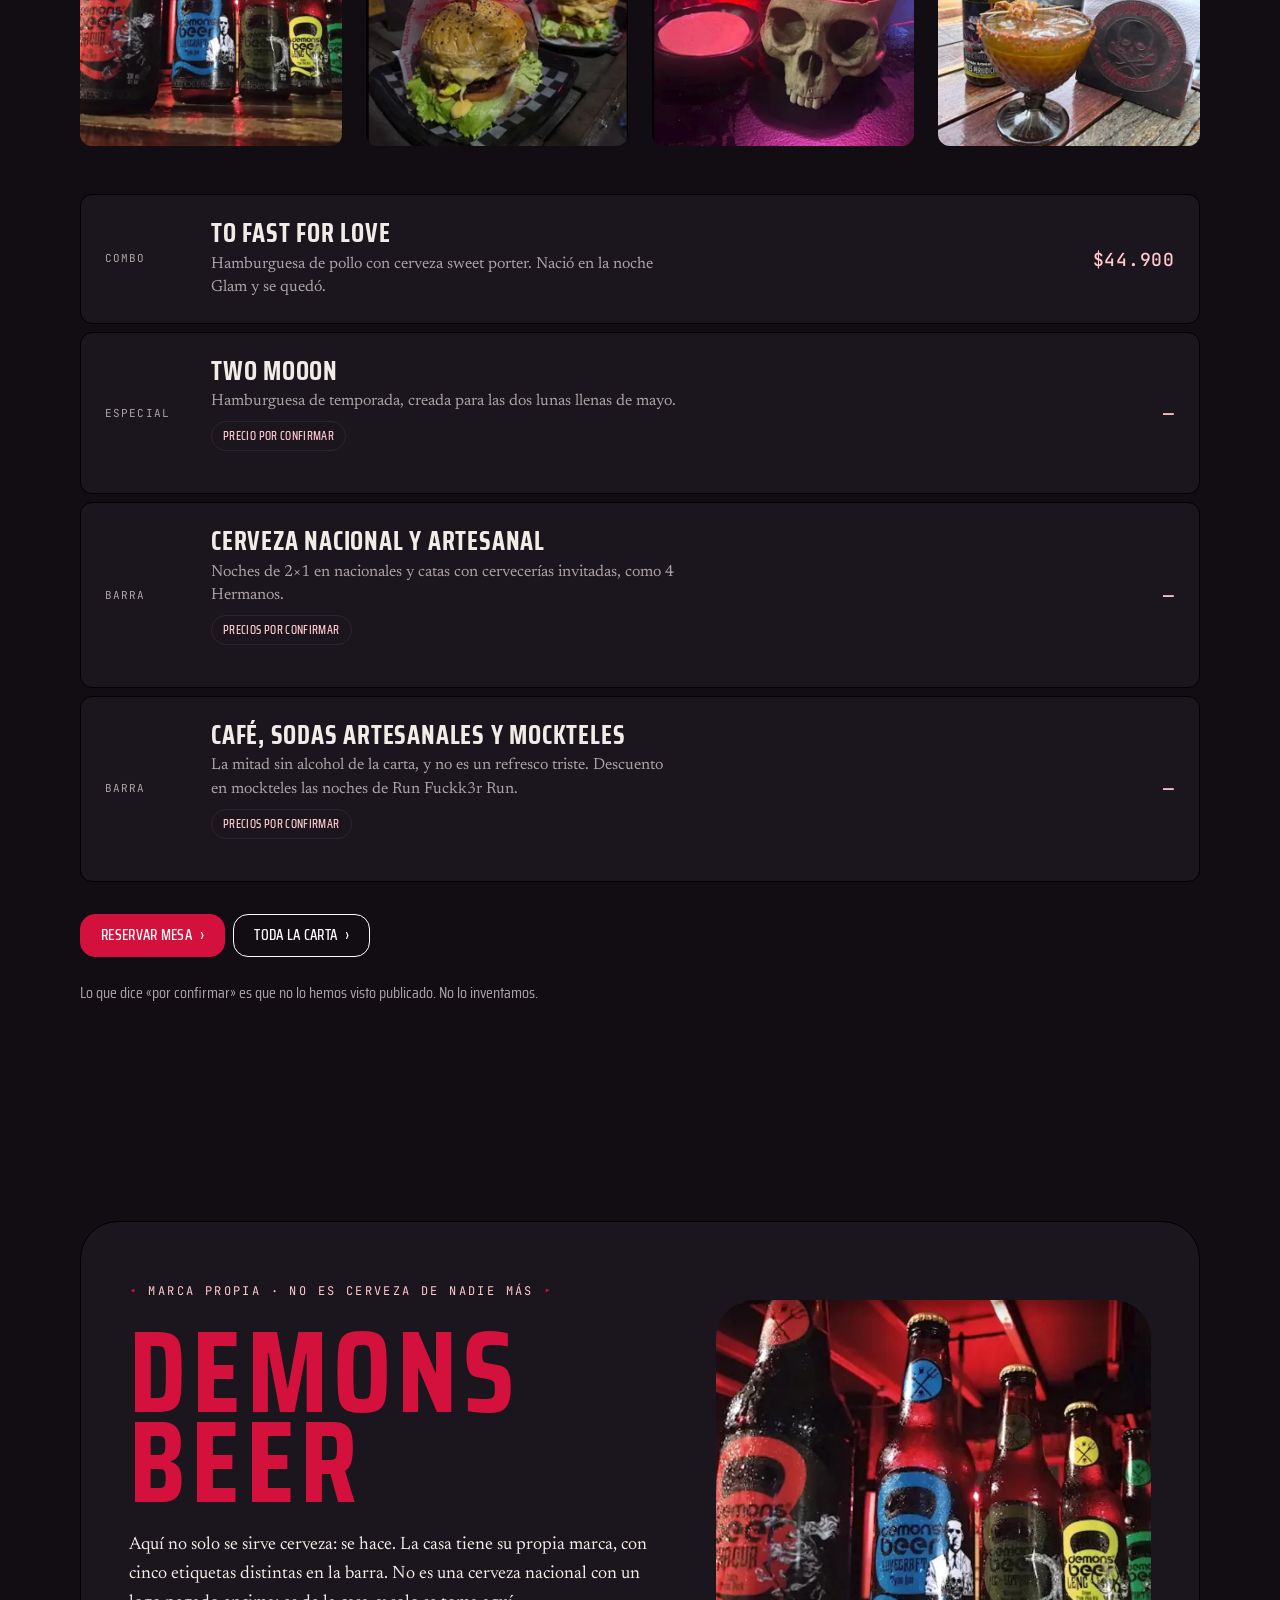
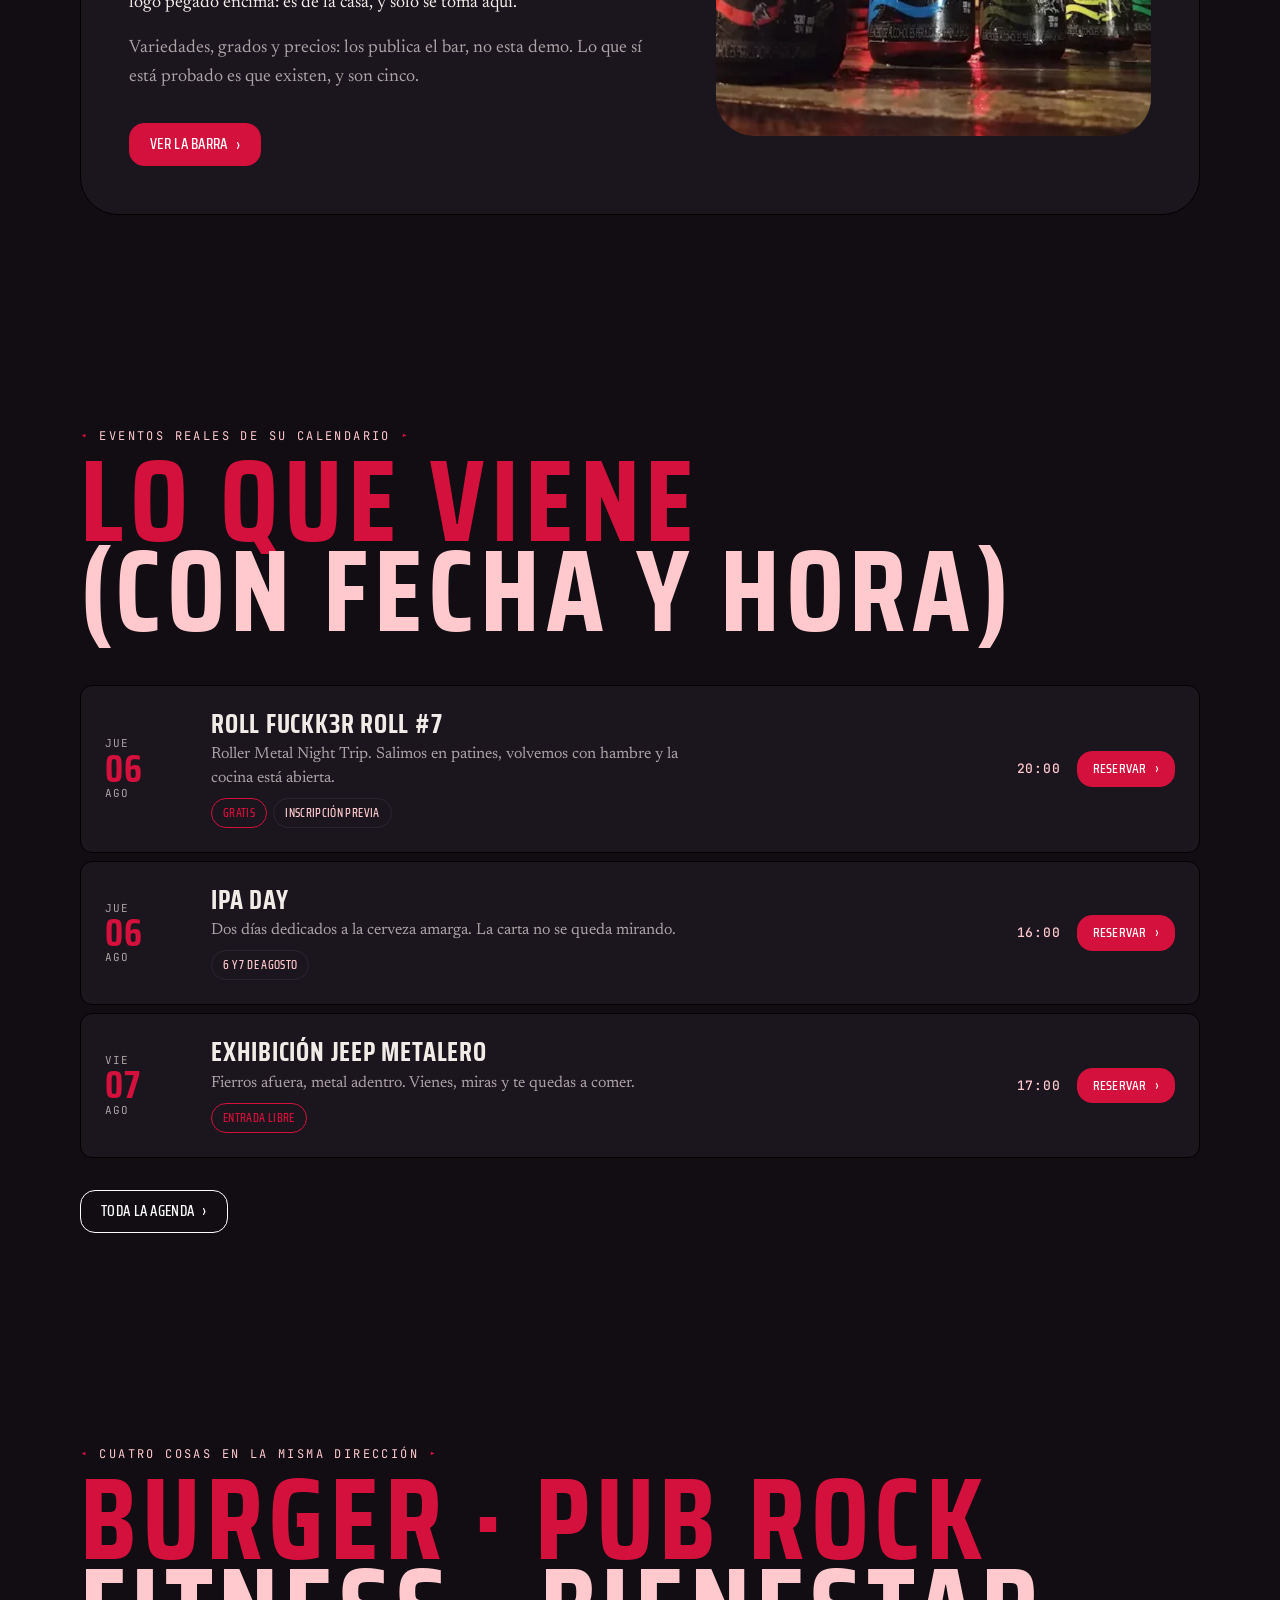
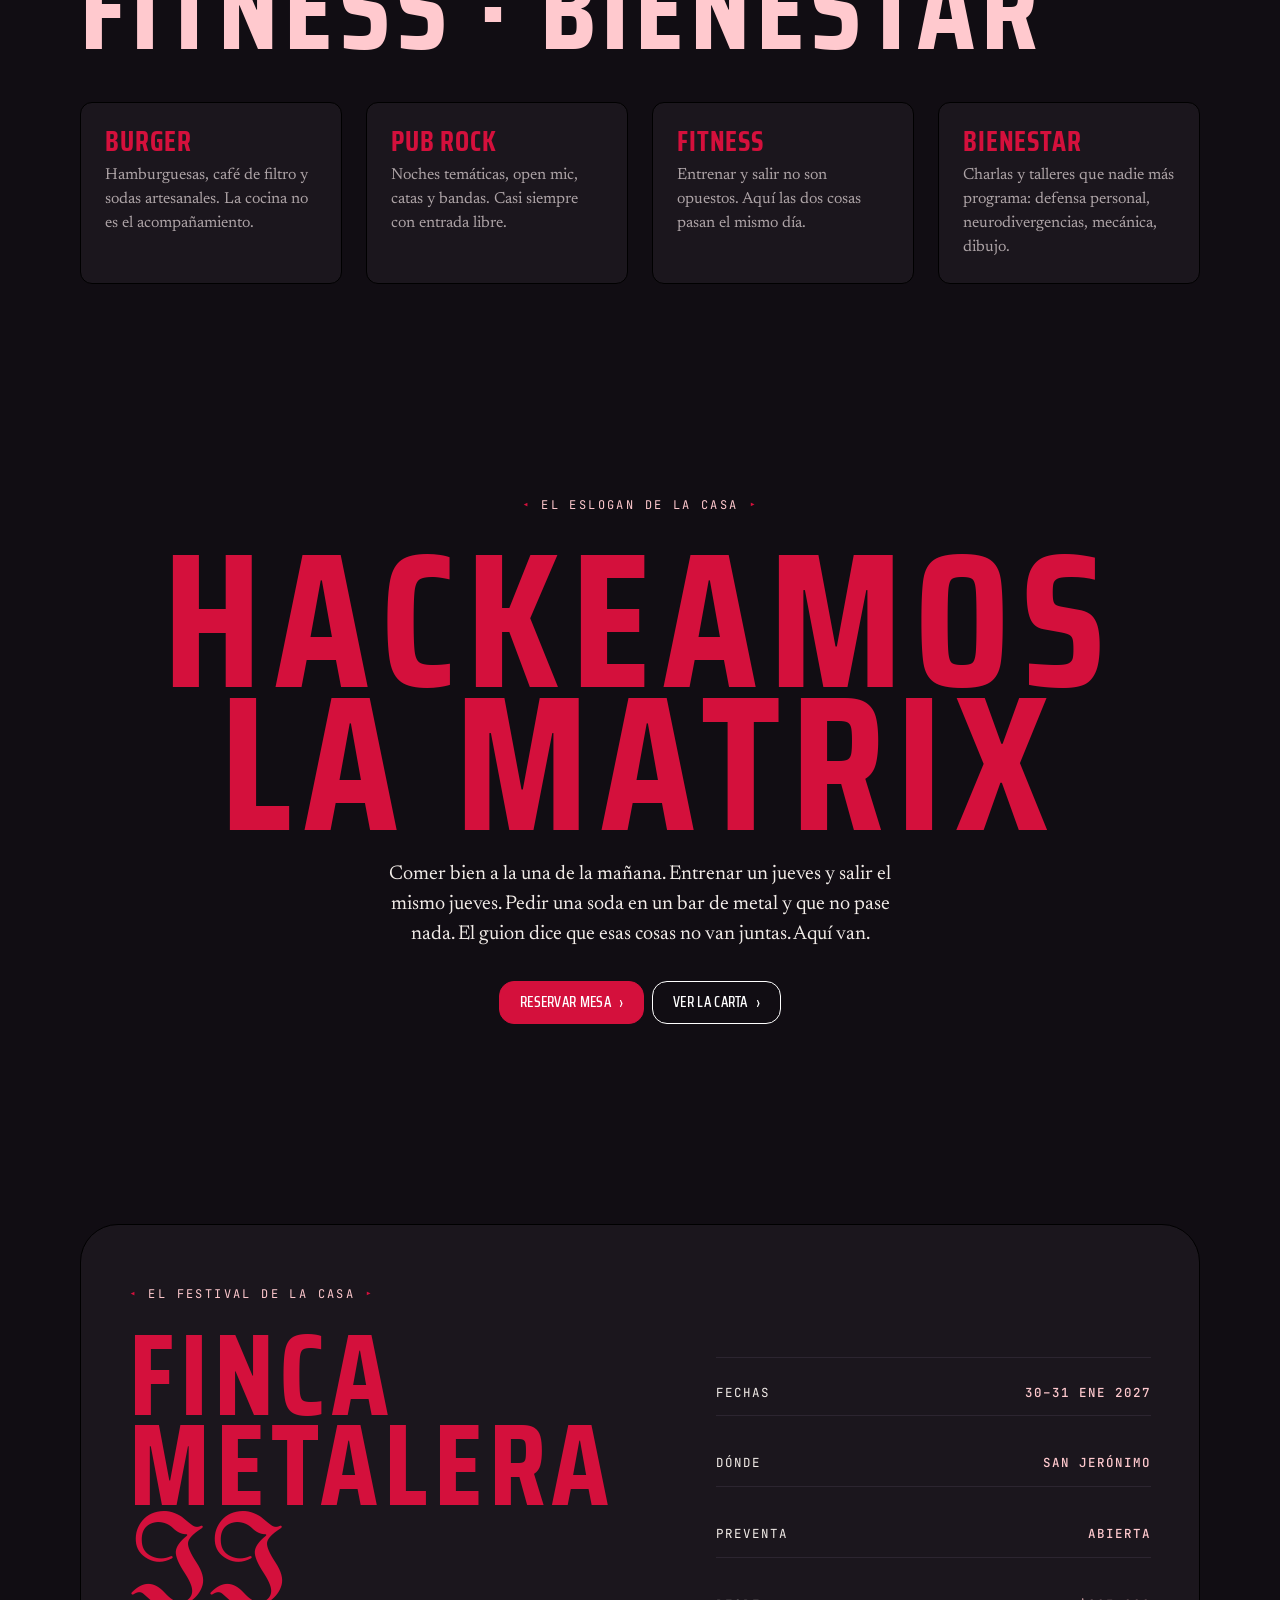
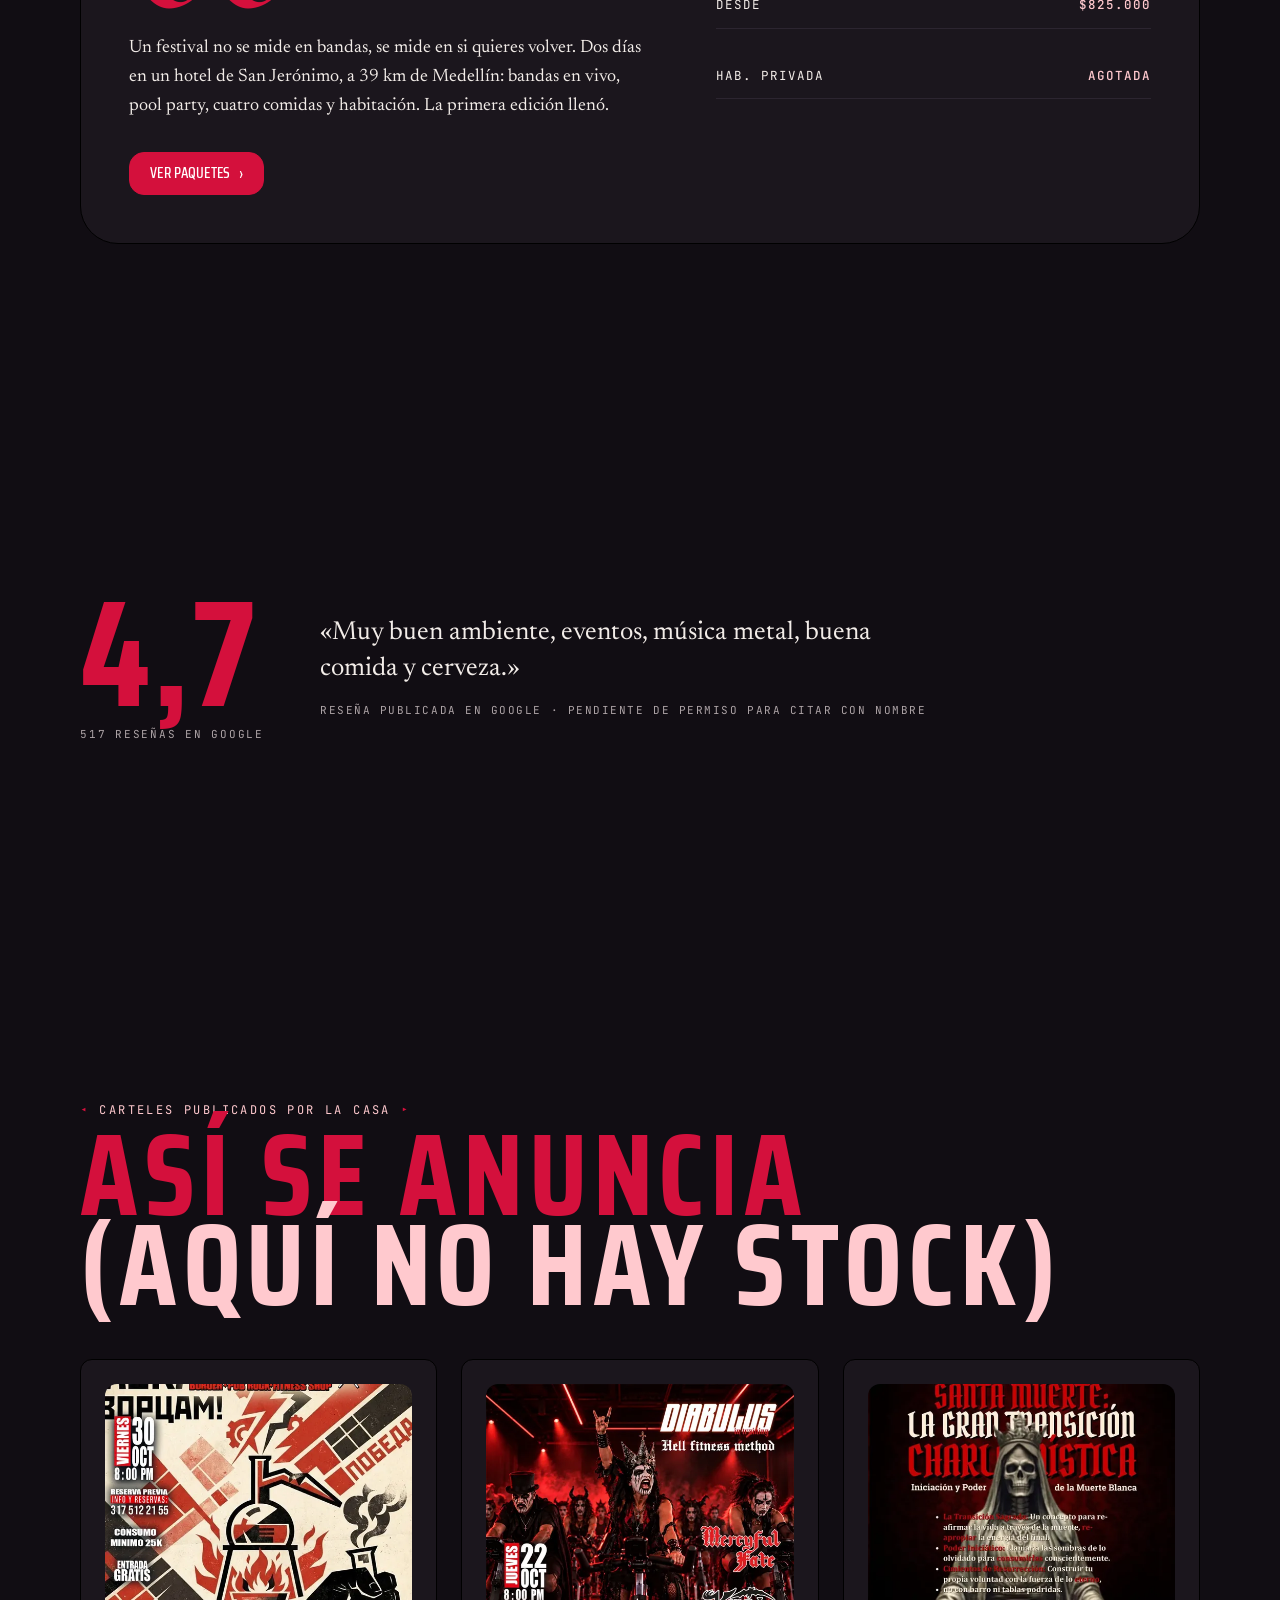
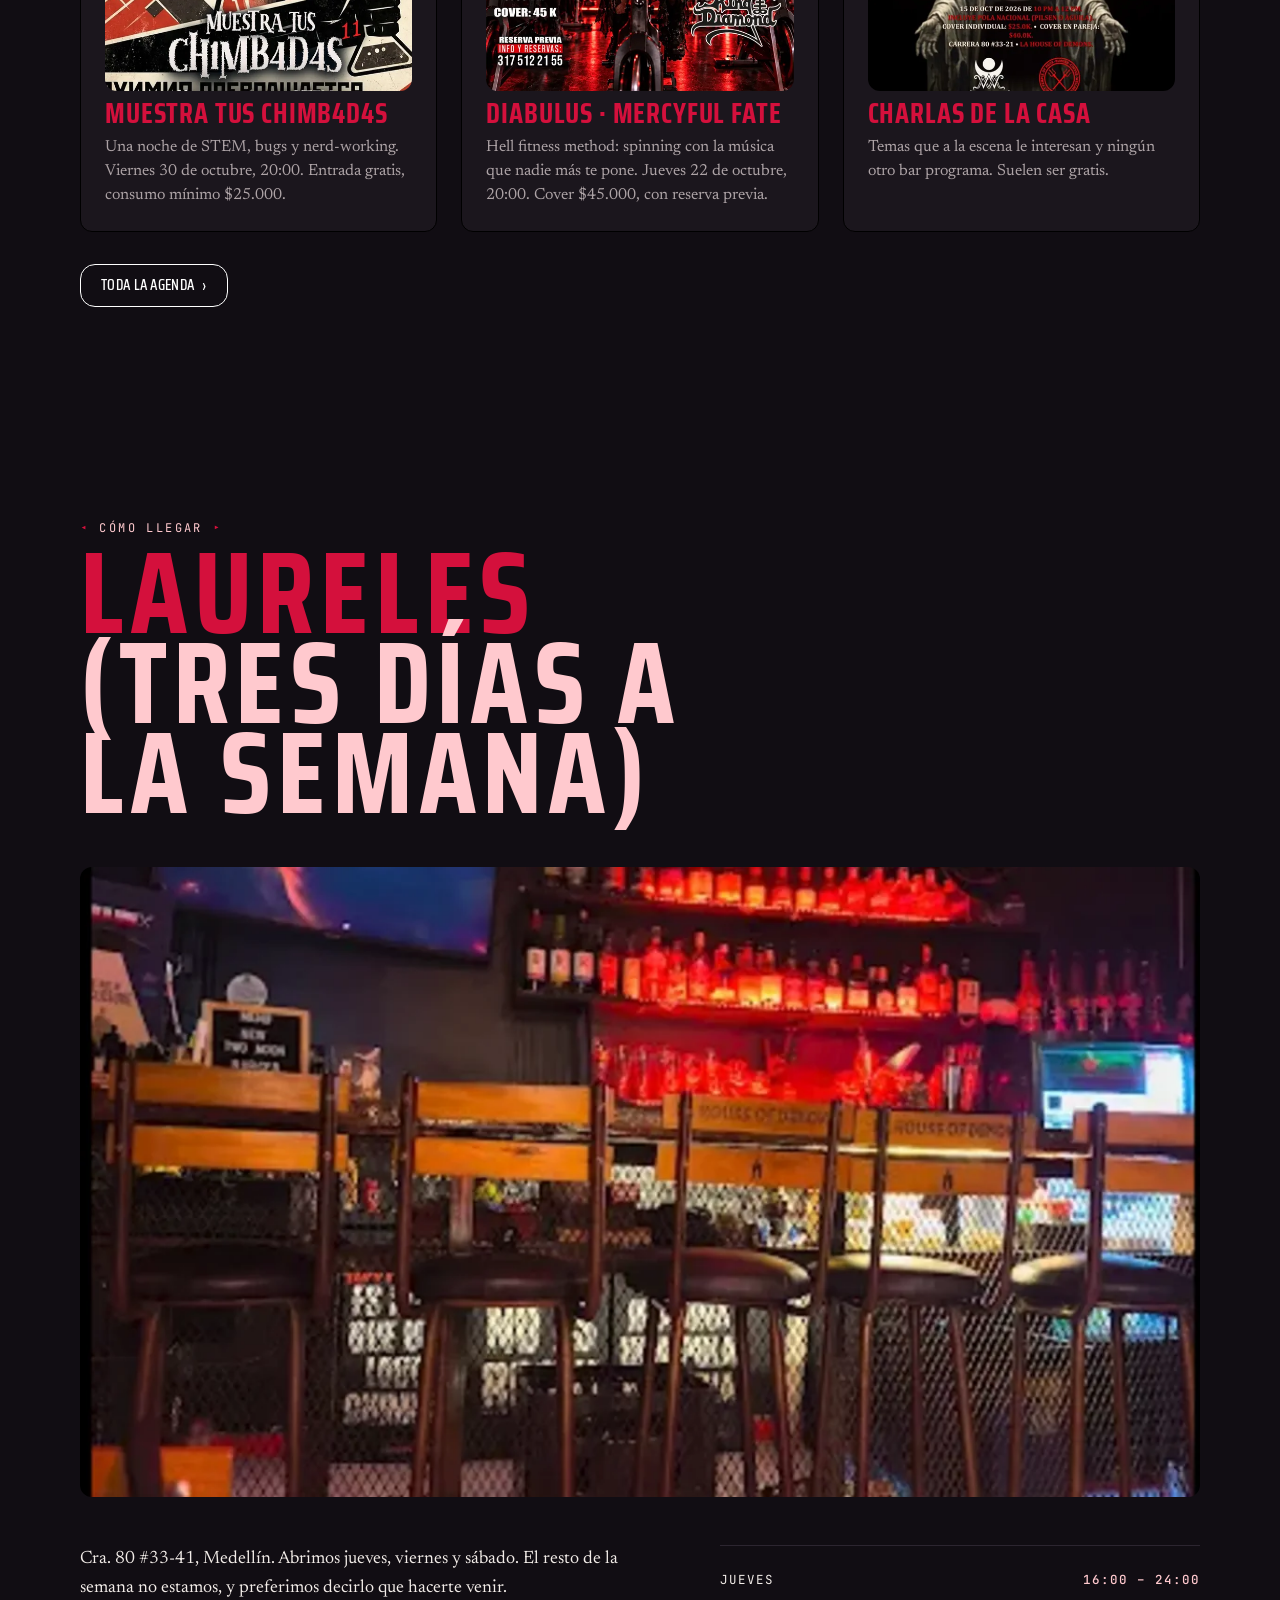
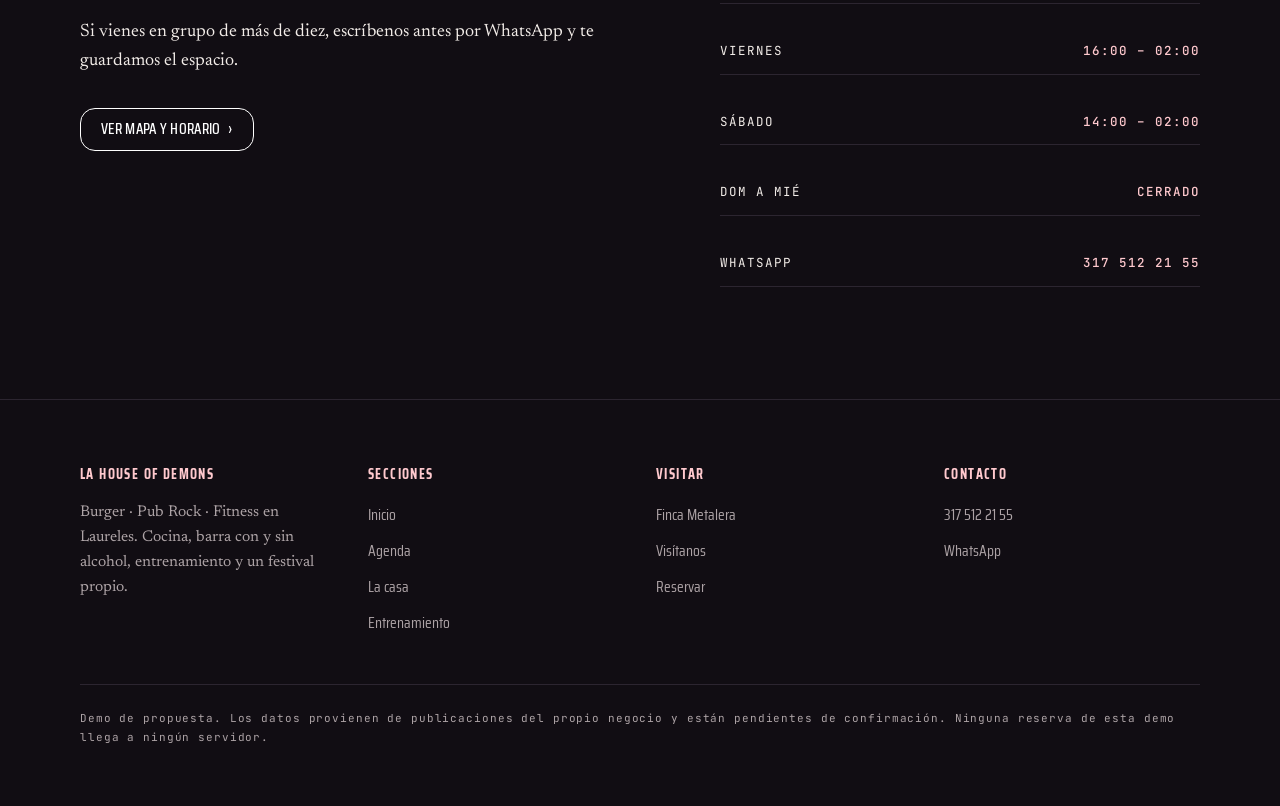
<file: v2/index.html>
<!DOCTYPE html>
<html lang="es">
<head>
<meta charset="utf-8">
<meta name="viewport" content="width=device-width, initial-scale=1">
<title>Hamburguesas, cerveza y metal en Laureles, Medellín — La House of Demons</title>
<meta name="description" content="Burger, pub rock y fitness en Laureles: hamburguesas, café y sodas de autor, cerveza nacional y artesanal, entrenamiento y eventos en vivo. 4,7 estrellas con 517 reseñas. Jueves a sábado.">
<meta name="robots" content="noindex, nofollow">
<link rel="preconnect" href="https://fonts.googleapis.com">
<link rel="preconnect" href="https://fonts.gstatic.com" crossorigin>
<link href="https://fonts.googleapis.com/css2?family=Saira+Condensed:wght@400;500;600;700&family=Newsreader:opsz,wght@6..72,400;6..72,500&family=JetBrains+Mono:wght@400;500&family=UnifrakturMaguntia&display=swap" rel="stylesheet">
<link rel="stylesheet" href="assets/css/lhod.css?v=4">
</head>
<body>

<div class="demobar">
  <div class="wrap">
    <span>Propuesta 2 · 16 Ball Creations para La House of Demons</span>
    <span>·</span>
    <span>Contenido tomado de sus propias publicaciones</span>
  </div>
</div>

<header class="nav">
  <div class="wrap nav__inner">
    <a class="nav__mark" href="index.html">
      <svg viewBox="0 0 28 28" aria-hidden="true"><circle cx="14" cy="14" r="12.5" fill="none" stroke="#D4103C" stroke-width="1.6"/><path d="M14 4.6 17.2 22.4 4.9 11.3h18.2L10.8 22.4Z" fill="none" stroke="#D4103C" stroke-width="1.2" stroke-linejoin="round"/></svg>
      Demons
    </a>
    <button class="nav__toggle" type="button" aria-expanded="false" aria-controls="navLinks">Menú</button>
    <nav class="nav__links" id="navLinks" aria-label="Principal">
      <a href="index.html" aria-current="page">Inicio</a>
      <a href="agenda.html">Agenda</a>
      <a href="la-casa.html">La casa</a>
      <a href="entrenamiento.html">Entrenamiento</a>
      <a href="finca-metalera.html">Finca</a>
      <a href="visitanos.html">Visítanos</a>
      <a href="reservas.html">Reservar</a>
    </nav>
  </div>
</header>

<main>

  <!-- HERO: la declaracion -->
  <section class="hero">
    <div class="mask mask--a" style="background:none;border:0">
      <img src="assets/img/foto/interior-danzig.webp" width="1200" height="675" loading="eager" decoding="async"
           style="width:100%;height:100%;object-fit:cover"
           alt="Interior del bar con luz roja y arte de Danzig en la pared">
    </div>
    <div class="mask mask--b" style="background:none;border:0">
      <img src="assets/img/foto/demons-beer.webp" width="600" height="600" loading="eager" decoding="async"
           style="width:100%;height:100%;object-fit:cover"
           alt="Cinco cervezas Demons Beer de la casa, en la barra">
    </div>
    <div class="mask mask--c" style="background:none;border:0">
      <img src="assets/img/foto/burger-tridente.webp" width="600" height="600" loading="eager" decoding="async"
           style="width:100%;height:100%;object-fit:cover"
           alt="Hamburguesa de la casa servida con el tridente de la marca">
    </div>
    <div class="wrap hero__inner">
      <p class="bracket">Burger · Pub Rock · Fitness · Laureles, Medellín</p>
      <h1 class="d-xl">Burgers<br>metal<span class="aside">y polas</span></h1>
      <p class="lede">Primero se come. Hamburguesas que no te tumban, café de filtro y sodas hechas a mano, cerveza para quien la quiera. Y de fondo, lo que suena aquí no suena en ningún otro lado de Laureles.</p>
      <div class="actions">
        <a class="btn btn--primary" href="reservas.html">Reservar mesa</a>
        <a class="btn btn--ghost" href="#carta">Ver la carta</a>
      </div>
      <p class="status">
        <span><span class="dot dot--off" id="openDot"></span><b id="openState">Cerrado</b> · abre el viernes a las 16:00</span>
        <span>Cra. 80 #33-41</span>
        <span>317 512 21 55</span>
      </p>
    </div>
  </section>

  <!-- CARTA Y BARRA: la cocina deja de estar enterrada -->
  <section class="sec" id="carta">
    <div class="wrap">
      <div class="sec__head">
        <p class="bracket">Cocina y barra · lo que ya está publicado</p>
        <h2 class="d-lg">Carta<span class="aside">(y barra)</span></h2>
        <p class="lede" style="margin-top:var(--s4)">Un bar de metal que cocina en serio. Y una barra con dos carriles: cerveza para quien la quiera, café y sodas para quien no. Nadie pregunta por qué.</p>
      </div>
      <div class="cards cards--4" style="margin-bottom:var(--s6)">
        <div class="card__media">
          <img src="assets/img/foto/demons-beer.webp" width="600" height="600" loading="lazy" decoding="async"
               alt="Cinco cervezas Demons Beer de la casa, en la barra">
        </div>
        <div class="card__media">
          <img src="assets/img/foto/burger-tridente.webp" width="600" height="600" loading="lazy" decoding="async"
               alt="Hamburguesa de la casa servida con el tridente de la marca">
        </div>
        <div class="card__media">
          <img src="assets/img/foto/papas-calavera.webp" width="600" height="600" loading="lazy" decoding="async"
               alt="Papas servidas en calavera con salsa de la casa">
        </div>
        <div class="card__media">
          <img src="assets/img/foto/coctel-sello.webp" width="600" height="600" loading="lazy" decoding="async"
               alt="Coctel de la casa junto al sello del bar">
        </div>
      </div>
      <ul class="tickets">
        <li class="ticket">
          <p class="ticket__date">Combo</p>
          <div>
            <h3 class="ticket__name">To Fast For Love</h3>
            <p class="ticket__meta">Hamburguesa de pollo con cerveza sweet porter. Nació en la noche Glam y se quedó.</p>
          </div>
          <p class="ticket__side"><span class="ticket__price" style="font-size:18px">$44.900</span></p>
        </li>
        <li class="ticket">
          <p class="ticket__date">Especial</p>
          <div>
            <h3 class="ticket__name">Two Mooon</h3>
            <p class="ticket__meta">Hamburguesa de temporada, creada para las dos lunas llenas de mayo.</p>
            <p class="ticket__tags"><span class="tag">Precio por confirmar</span></p>
          </div>
          <p class="ticket__side"><span class="ticket__price" style="font-size:18px">—</span></p>
        </li>
        <li class="ticket">
          <p class="ticket__date">Barra</p>
          <div>
            <h3 class="ticket__name">Cerveza nacional y artesanal</h3>
            <p class="ticket__meta">Noches de 2×1 en nacionales y catas con cervecerías invitadas, como 4 Hermanos.</p>
            <p class="ticket__tags"><span class="tag">Precios por confirmar</span></p>
          </div>
          <p class="ticket__side"><span class="ticket__price" style="font-size:18px">—</span></p>
        </li>
        <li class="ticket">
          <p class="ticket__date">Barra</p>
          <div>
            <h3 class="ticket__name">Café, sodas artesanales y mockteles</h3>
            <p class="ticket__meta">La mitad sin alcohol de la carta, y no es un refresco triste. Descuento en mockteles las noches de Run Fuckk3r Run.</p>
            <p class="ticket__tags"><span class="tag">Precios por confirmar</span></p>
          </div>
          <p class="ticket__side"><span class="ticket__price" style="font-size:18px">—</span></p>
        </li>
      </ul>
      <div class="actions" style="margin-top:var(--s5)">
        <a class="btn btn--primary" href="reservas.html">Reservar mesa</a>
        <a class="btn btn--ghost" href="la-casa.html">Toda la carta</a>
      </div>
      <p class="muted" style="margin-top:var(--s4);max-width:70ch;font-size:16px">
        Lo que dice «por confirmar» es que no lo hemos visto publicado. No lo inventamos.
      </p>
    </div>
  </section>

  <!-- CERVEZA PROPIA: el activo que la documentacion no registraba -->
  <section class="sec">
    <div class="wrap">
      <div class="panel panel--feature">
        <div class="split split--center">
          <div>
            <p class="bracket">Marca propia · no es cerveza de nadie más</p>
            <h2 class="d-lg" style="margin:var(--s3) 0 var(--s4)">Demons<br>Beer</h2>
            <div class="prose">
              <p>Aquí no solo se sirve cerveza: se hace. La casa tiene su propia marca, con cinco etiquetas distintas en la barra. No es una cerveza nacional con un logo pegado encima: es de la casa, y solo se toma aquí.</p>
              <p class="muted">Variedades, grados y precios: los publica el bar, no esta demo. Lo que sí está probado es que existen, y son cinco.</p>
            </div>
            <div class="actions" style="margin-top:var(--s5)">
              <a class="btn btn--primary" href="la-casa.html">Ver la barra</a>
            </div>
          </div>
          <div class="card__media" style="border-radius:var(--r-feature)">
            <img src="assets/img/foto/demons-beer.webp" width="600" height="600" loading="lazy" decoding="async"
                 alt="Cinco cervezas Demons Beer de la casa, en la barra">
          </div>
        </div>
      </div>
    </div>
  </section>

  <!-- AGENDA: lectura protegida -->
  <section class="sec">
    <div class="wrap">
      <div class="sec__head">
        <p class="bracket">Eventos reales de su calendario</p>
        <h2 class="d-lg">Lo que viene<span class="aside">(con fecha y hora)</span></h2>
      </div>
      <ul class="tickets">
        <li class="ticket">
          <p class="ticket__date">Jue<b>06</b>Ago</p>
          <div>
            <h3 class="ticket__name">Roll Fuckk3r Roll #7</h3>
            <p class="ticket__meta">Roller Metal Night Trip. Salimos en patines, volvemos con hambre y la cocina está abierta.</p>
            <div class="ticket__tags"><span class="tag tag--free">Gratis</span><span class="tag">Inscripción previa</span></div>
          </div>
          <p class="ticket__side"><span class="ticket__price">20:00</span><a class="btn btn--primary btn--sm" href="reservas.html">Reservar</a></p>
        </li>
        <li class="ticket">
          <p class="ticket__date">Jue<b>06</b>Ago</p>
          <div>
            <h3 class="ticket__name">IPA Day</h3>
            <p class="ticket__meta">Dos días dedicados a la cerveza amarga. La carta no se queda mirando.</p>
            <div class="ticket__tags"><span class="tag">6 y 7 de agosto</span></div>
          </div>
          <p class="ticket__side"><span class="ticket__price">16:00</span><a class="btn btn--primary btn--sm" href="reservas.html">Reservar</a></p>
        </li>
        <li class="ticket">
          <p class="ticket__date">Vie<b>07</b>Ago</p>
          <div>
            <h3 class="ticket__name">Exhibición Jeep Metalero</h3>
            <p class="ticket__meta">Fierros afuera, metal adentro. Vienes, miras y te quedas a comer.</p>
            <div class="ticket__tags"><span class="tag tag--free">Entrada libre</span></div>
          </div>
          <p class="ticket__side"><span class="ticket__price">17:00</span><a class="btn btn--primary btn--sm" href="reservas.html">Reservar</a></p>
        </li>
      </ul>
      <div class="actions" style="margin-top:var(--s5)">
        <a class="btn btn--ghost" href="agenda.html">Toda la agenda</a>
      </div>
    </div>
  </section>

  <!-- PILARES: el diferenciador, a gritos -->
  <section class="sec">
    <div class="wrap">
      <div class="sec__head">
        <p class="bracket">Cuatro cosas en la misma dirección</p>
        <h2 class="d-lg">Burger · Pub Rock<span class="aside">fitness · bienestar</span></h2>
      </div>
      <div class="cards cards--4">
        <article class="card">
          <h3>Burger</h3>
          <p>Hamburguesas, café de filtro y sodas artesanales. La cocina no es el acompañamiento.</p>
        </article>
        <article class="card">
          <h3>Pub Rock</h3>
          <p>Noches temáticas, open mic, catas y bandas. Casi siempre con entrada libre.</p>
        </article>
        <article class="card">
          <h3>Fitness</h3>
          <p>Entrenar y salir no son opuestos. Aquí las dos cosas pasan el mismo día.</p>
        </article>
        <article class="card">
          <h3>Bienestar</h3>
          <p>Charlas y talleres que nadie más programa: defensa personal, neurodivergencias, mecánica, dibujo.</p>
        </article>
      </div>
    </div>
  </section>

  <!-- ESLOGAN: el remate de la marca, en display maximo -->
  <section class="sec">
    <div class="wrap" style="text-align:center">
      <p class="bracket" style="justify-content:center">El eslogan de la casa</p>
      <p class="d-xl" style="margin:var(--s4) 0 var(--s4)">Hackeamos<br>la Matrix</p>
      <p class="lede" style="margin:0 auto;max-width:48ch">Comer bien a la una de la mañana. Entrenar un jueves y salir el mismo jueves. Pedir una soda en un bar de metal y que no pase nada. El guion dice que esas cosas no van juntas. Aquí van.</p>
      <div class="actions" style="justify-content:center;margin-top:var(--s5)">
        <a class="btn btn--primary" href="reservas.html">Reservar mesa</a>
        <a class="btn btn--ghost" href="la-casa.html">Ver la carta</a>
      </div>
    </div>
  </section>

  <!-- FESTIVAL: el alto ticket, tarjeta feature -->
  <section class="sec">
    <div class="wrap">
      <div class="panel panel--feature">
        <div class="split split--center">
          <div>
            <p class="bracket">El festival de la casa</p>
            <h2 class="d-lg" style="margin:var(--s3) 0 var(--s4)">Finca<br>Metalera <span class="bl">II</span></h2>
            <p class="prose">Un festival no se mide en bandas, se mide en si quieres volver. Dos días en un hotel de San Jerónimo, a 39 km de Medellín: bandas en vivo, pool party, cuatro comidas y habitación. La primera edición llenó.</p>
            <div class="actions" style="margin-top:var(--s5)">
              <a class="btn btn--primary" href="finca-metalera.html">Ver paquetes</a>
            </div>
          </div>
          <div class="facts">
            <p class="facts__row"><span>Fechas</span><b>30–31 ene 2027</b></p>
            <p class="facts__row"><span>Dónde</span><b>San Jerónimo</b></p>
            <p class="facts__row"><span>Preventa</span><b>Abierta</b></p>
            <p class="facts__row"><span>Desde</span><b>$825.000</b></p>
            <p class="facts__row"><span>Hab. privada</span><b>Agotada</b></p>
          </div>
        </div>
      </div>
    </div>
  </section>

  <!-- PRUEBA SOCIAL: el activo que el sitio actual no cita -->
  <section class="sec">
    <div class="wrap proof">
      <p class="proof__score">4,7<small>517 reseñas en Google</small></p>
      <blockquote>
        «Muy buen ambiente, eventos, música metal, buena comida y cerveza.»
        <cite>Reseña publicada en Google · pendiente de permiso para citar con nombre</cite>
      </blockquote>
    </div>
  </section>

  <!-- CARTELES: flyers reales en tarjetas -->
  <section class="sec">
    <div class="wrap">
      <div class="sec__head">
        <p class="bracket">Carteles publicados por la casa</p>
        <h2 class="d-lg">Así se anuncia<span class="aside">(aquí no hay stock)</span></h2>
      </div>
      <div class="cards">
        <article class="card">
          <div class="card__media">
            <img src="assets/img/flyers/chimbadas-oct.webp" width="600" height="600" loading="lazy" decoding="async"
                 alt="Flyer de Muestra tus Chimbadas: noche de STEM y nerd-working">
          </div>
          <h3>Muestra tus Chimb4d4s</h3>
          <p>Una noche de STEM, bugs y nerd-working. Viernes 30 de octubre, 20:00. Entrada gratis, consumo mínimo $25.000.</p>
        </article>
        <article class="card">
          <div class="card__media">
            <img src="assets/img/flyers/diabulus-mercyful.webp" width="600" height="600" loading="lazy" decoding="async"
                 alt="Flyer de Diabulus: sesión Mercyful Fate y King Diamond">
          </div>
          <h3>Diabulus · Mercyful Fate</h3>
          <p>Hell fitness method: spinning con la música que nadie más te pone. Jueves 22 de octubre, 20:00. Cover $45.000, con reserva previa.</p>
        </article>
        <article class="card">
          <div class="card__media">
            <img src="assets/img/flyers/santa-muerte.webp" width="600" height="600" loading="lazy" decoding="async"
                 alt="Flyer de la charla Santa Muerte, la gran transición">
          </div>
          <h3>Charlas de la casa</h3>
          <p>Temas que a la escena le interesan y ningún otro bar programa. Suelen ser gratis.</p>
        </article>
      </div>
      <div class="actions" style="margin-top:var(--s5)">
        <a class="btn btn--ghost" href="agenda.html">Toda la agenda</a>
      </div>
    </div>
  </section>

  <!-- VISITANOS -->
  <section class="sec">
    <div class="wrap">
      <div class="sec__head">
        <p class="bracket">Cómo llegar</p>
        <h2 class="d-lg">Laureles<span class="aside">(tres días a la semana)</span></h2>
      </div>
      <div style="overflow:hidden;border-radius:var(--r-card);margin-bottom:var(--s6)">
        <img src="assets/img/foto/barra-botellas.webp" width="1200" height="675" loading="lazy" decoding="async"
             style="width:100%;height:auto" alt="La barra del bar con sus botellas bajo luz roja">
      </div>
      <div class="split">
        <div class="prose">
          <p>Cra. 80 #33-41, Medellín. Abrimos jueves, viernes y sábado. El resto de la semana no estamos, y preferimos decirlo que hacerte venir.</p>
          <p>Si vienes en grupo de más de diez, escríbenos antes por WhatsApp y te guardamos el espacio.</p>
          <div class="actions" style="margin-top:var(--s5)">
            <a class="btn btn--ghost" href="visitanos.html">Ver mapa y horario</a>
          </div>
        </div>
        <div class="facts">
          <p class="facts__row"><span>Jueves</span><b>16:00 – 24:00</b></p>
          <p class="facts__row"><span>Viernes</span><b>16:00 – 02:00</b></p>
          <p class="facts__row"><span>Sábado</span><b>14:00 – 02:00</b></p>
          <p class="facts__row"><span>Dom a mié</span><b>Cerrado</b></p>
          <p class="facts__row"><span>WhatsApp</span><b>317 512 21 55</b></p>
        </div>
      </div>
    </div>
  </section>

</main>

<footer class="foot">
  <div class="wrap">
    <div class="foot__cols">
      <div>
        <h4>La House of Demons</h4>
        <p class="prose" style="font-size:15.5px;color:var(--humo)">Burger · Pub Rock · Fitness en Laureles. Cocina, barra con y sin alcohol, entrenamiento y un festival propio.</p>
      </div>
      <div>
        <h4>Secciones</h4>
        <ul>
          <li><a href="index.html">Inicio</a></li>
          <li><a href="agenda.html">Agenda</a></li>
          <li><a href="la-casa.html">La casa</a></li>
          <li><a href="entrenamiento.html">Entrenamiento</a></li>
        </ul>
      </div>
      <div>
        <h4>Visitar</h4>
        <ul>
          <li><a href="finca-metalera.html">Finca Metalera</a></li>
          <li><a href="visitanos.html">Visítanos</a></li>
          <li><a href="reservas.html">Reservar</a></li>
        </ul>
      </div>
      <div>
        <h4>Contacto</h4>
        <ul>
          <li><a href="tel:+573175122155">317 512 21 55</a></li>
          <li><a href="https://wa.me/573175122155">WhatsApp</a></li>
        </ul>
      </div>
    </div>
    <p class="foot__legal">Demo de propuesta. Los datos provienen de publicaciones del propio negocio y están pendientes de confirmación. Ninguna reserva de esta demo llega a ningún servidor.</p>
  </div>
</footer>

<script src="assets/js/lhod.js?v=4" defer></script>
</body>
</html>
</file>
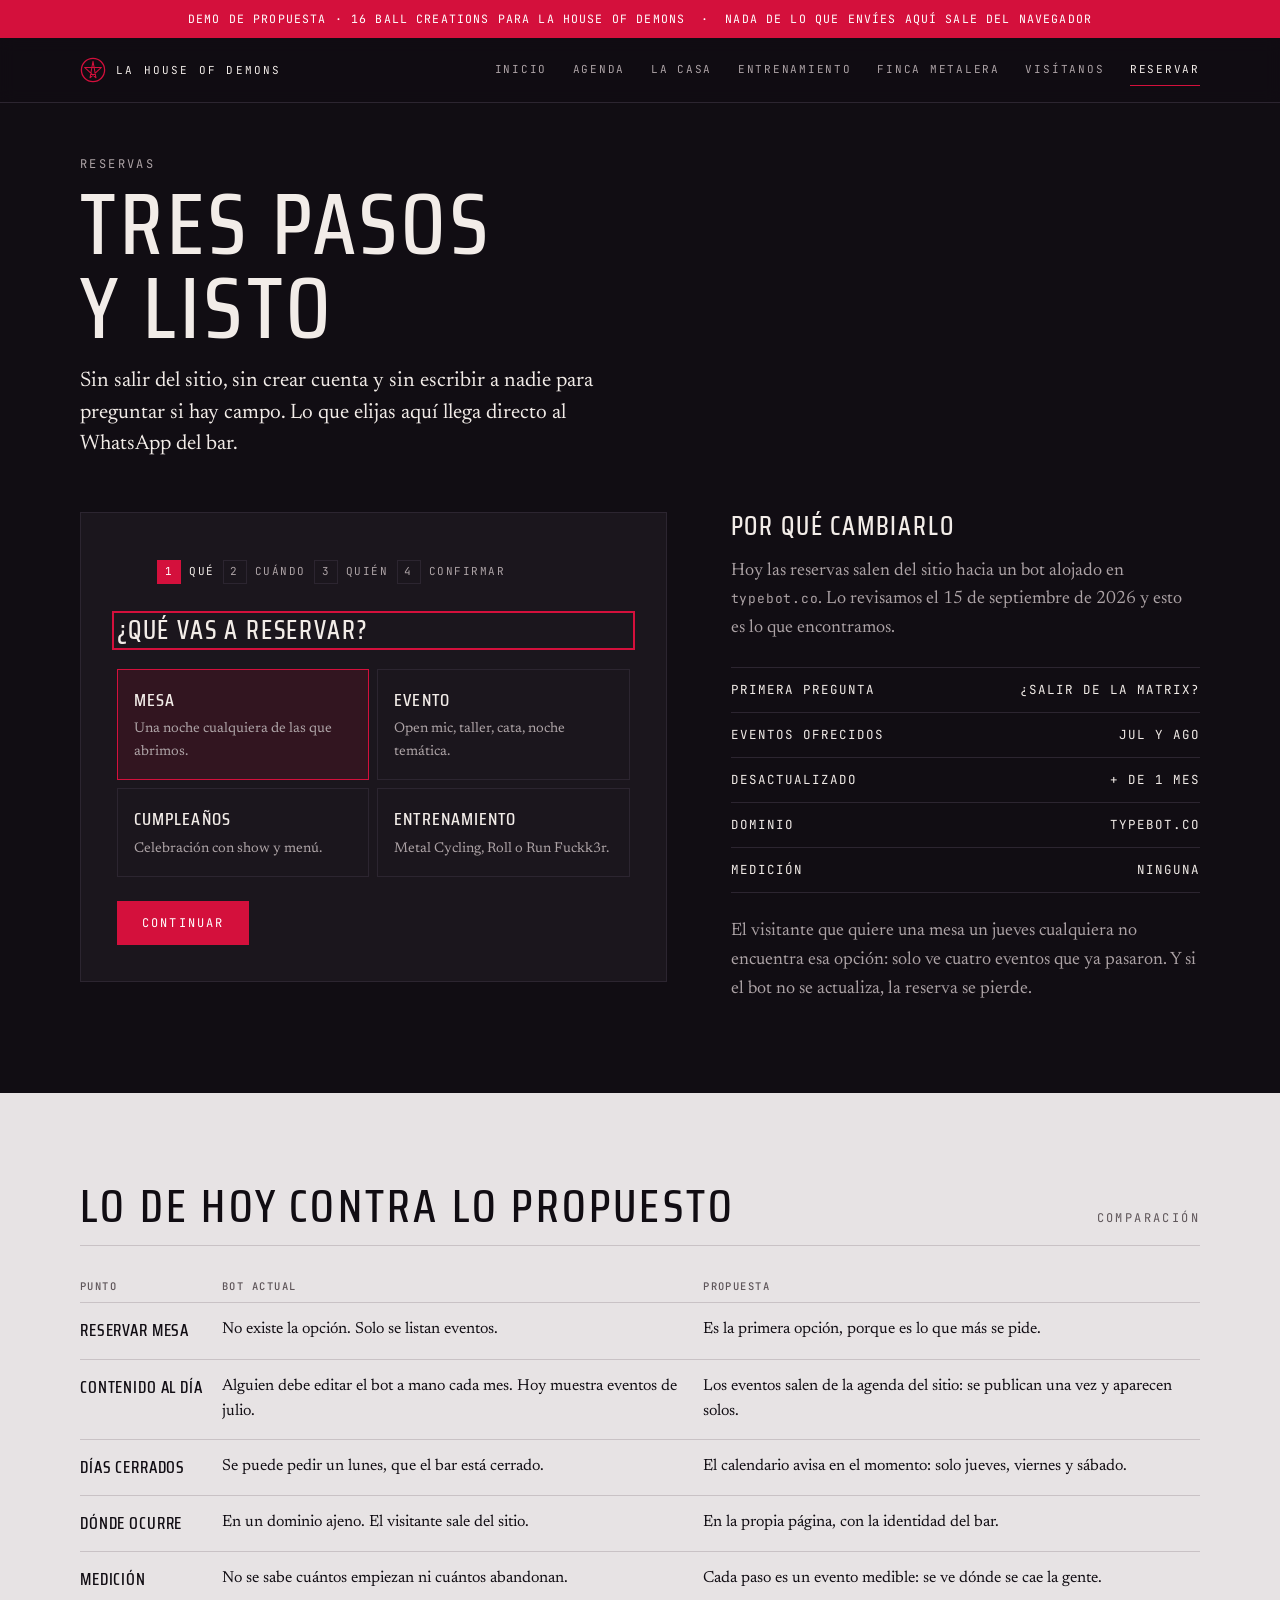
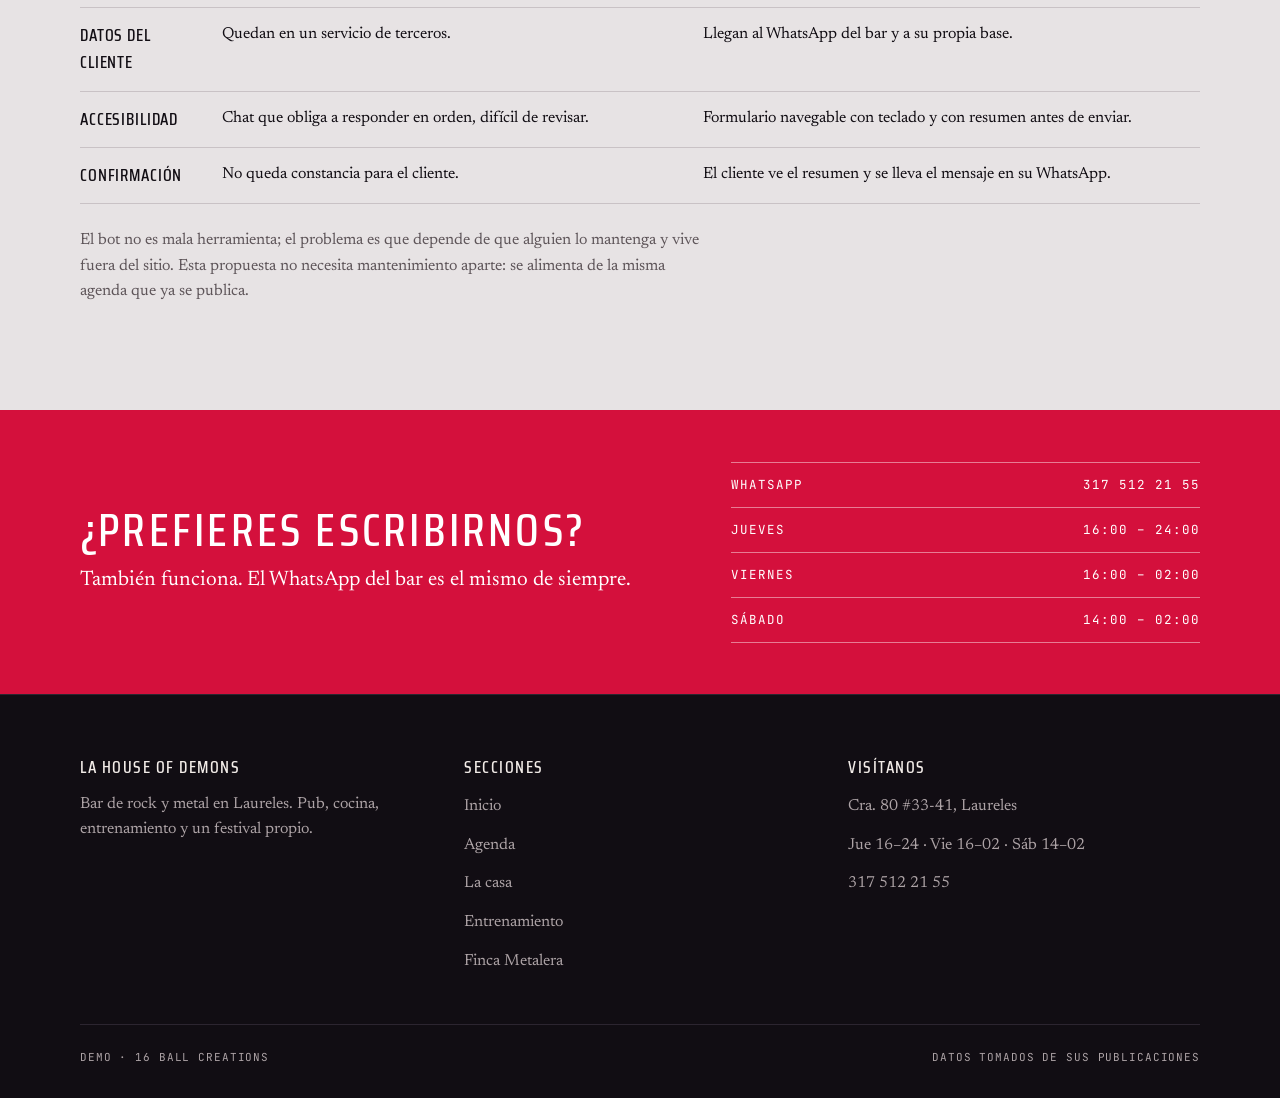
<file: reservas.html>
<!DOCTYPE html>
<html lang="es">
<head>
<meta charset="utf-8">
<meta name="viewport" content="width=device-width, initial-scale=1">
<title>Reservar — La House of Demons</title>
<meta name="description" content="Reserva tu mesa, un evento o un cumpleaños en La House of Demons, bar de rock y metal en Laureles, Medellín. Tres pasos, sin salir del sitio.">
<meta name="robots" content="noindex, nofollow">
<link rel="preconnect" href="https://fonts.googleapis.com">
<link rel="preconnect" href="https://fonts.gstatic.com" crossorigin>
<link href="https://fonts.googleapis.com/css2?family=Saira+Condensed:wght@400;500;600&family=Newsreader:opsz,wght@6..72,400;6..72,500&family=JetBrains+Mono:wght@400;500&family=UnifrakturMaguntia&display=swap" rel="stylesheet">
<link rel="stylesheet" href="assets/css/lhod.css">
</head>
<body>

<div class="demobar">
  <div class="wrap">
    <span>Demo de propuesta · 16 Ball Creations para La House of Demons</span>
    <span>·</span>
    <span>Nada de lo que envíes aquí sale del navegador</span>
  </div>
</div>

<header class="nav">
  <div class="wrap nav__inner">
    <a class="nav__mark" href="index.html">
      <svg viewBox="0 0 28 28" aria-hidden="true"><circle cx="14" cy="14" r="12.5" fill="none" stroke="#D4103C" stroke-width="1.4"/><path d="M14 4.6 17.2 22.4 4.9 11.3h18.2L10.8 22.4Z" fill="none" stroke="#D4103C" stroke-width="1.1" stroke-linejoin="round"/></svg>
      La House of Demons
    </a>
    <button class="nav__toggle" type="button" aria-expanded="false" aria-controls="navLinks">Menú</button>
    <nav class="nav__links" id="navLinks" aria-label="Principal">
      <a href="index.html">Inicio</a>
      <a href="agenda.html">Agenda</a>
      <a href="la-casa.html">La casa</a>
      <a href="entrenamiento.html">Entrenamiento</a>
      <a href="finca-metalera.html">Finca Metalera</a>
      <a href="visitanos.html">Visítanos</a>
      <a href="reservas.html" aria-current="page">Reservar</a>
    </nav>
  </div>
</header>

<main>

  <section class="band band--cine band--tight">
    <div class="wrap">
      <p class="eyebrow">Reservas</p>
      <h1 class="h1" style="margin:8px 0 16px">Tres pasos<br>y listo</h1>
      <p class="lede">Sin salir del sitio, sin crear cuenta y sin escribir a nadie para preguntar si hay campo. Lo que elijas aquí llega directo al WhatsApp del bar.</p>
    </div>
  </section>

  <section class="band band--cine" style="padding-top:0">
    <div class="wrap split">

      <form class="wizard" data-wizard novalidate>
        <ol class="wizard__steps">
          <li data-n="1" aria-current="step">Qué</li>
          <li data-n="2">Cuándo</li>
          <li data-n="3">Quién</li>
          <li data-n="4">Confirmar</li>
        </ol>

        <!-- Paso 1 -->
        <fieldset class="step" style="border:0;padding:0;margin:0">
          <legend class="sr-only">Paso 1: qué quieres reservar</legend>
          <h2 class="h3 step__title">¿Qué vas a reservar?</h2>
          <ul class="choices">
            <li><label class="choice">
              <input type="radio" name="plan" value="Mesa" data-requerido checked>
              <span>Mesa<small>Una noche cualquiera de las que abrimos.</small></span>
            </label></li>
            <li><label class="choice">
              <input type="radio" name="plan" value="Evento">
              <span>Evento<small>Open mic, taller, cata, noche temática.</small></span>
            </label></li>
            <li><label class="choice">
              <input type="radio" name="plan" value="Cumpleaños">
              <span>Cumpleaños<small>Celebración con show y menú.</small></span>
            </label></li>
            <li><label class="choice">
              <input type="radio" name="plan" value="Entrenamiento">
              <span>Entrenamiento<small>Metal Cycling, Roll o Run Fuckk3r.</small></span>
            </label></li>
          </ul>
          <p class="field__error" data-error-paso hidden>Elige una opción para continuar.</p>
          <div class="wizard__nav">
            <button type="button" class="btn btn--red" data-siguiente>Continuar</button>
          </div>
        </fieldset>

        <!-- Paso 2 -->
        <fieldset class="step" style="border:0;padding:0;margin:0" hidden>
          <legend class="sr-only">Paso 2: cuándo</legend>
          <h2 class="h3 step__title">¿Cuándo te esperamos?</h2>
          <div class="grid-2">
            <div class="field">
              <label for="fecha">Fecha</label>
              <input type="date" id="fecha" name="fecha" data-requerido>
              <p class="field__hint" data-aviso-fecha>Abrimos jueves, viernes y sábado.</p>
            </div>
            <div class="field">
              <label for="hora">Hora</label>
              <select id="hora" name="hora" data-requerido>
                <option value="">Elegir…</option>
                <option>14:00</option><option>16:00</option><option>17:00</option>
                <option>18:00</option><option>19:00</option><option>20:00</option>
                <option>21:00</option><option>22:00</option><option>23:00</option>
              </select>
              <p class="field__hint">Jueves hasta medianoche; viernes y sábado hasta las 2:00.</p>
            </div>
          </div>
          <div class="field" style="max-width:220px">
            <label for="personas">Cuántos son</label>
            <input type="number" id="personas" name="personas" min="1" max="40" value="2" data-requerido>
            <p class="field__hint">Más de 10, escríbenos y lo organizamos.</p>
          </div>
          <p class="field__error" data-error-paso hidden>Falta la fecha o la hora.</p>
          <div class="wizard__nav">
            <button type="button" class="btn btn--sm" data-atras>Atrás</button>
            <button type="button" class="btn btn--red" data-siguiente>Continuar</button>
          </div>
        </fieldset>

        <!-- Paso 3 -->
        <fieldset class="step" style="border:0;padding:0;margin:0" hidden>
          <legend class="sr-only">Paso 3: tus datos</legend>
          <h2 class="h3 step__title">¿A nombre de quién?</h2>
          <div class="grid-2">
            <div class="field">
              <label for="nombre">Nombre</label>
              <input type="text" id="nombre" name="nombre" autocomplete="name" data-requerido>
            </div>
            <div class="field">
              <label for="whatsapp">WhatsApp</label>
              <input type="tel" id="whatsapp" name="whatsapp" inputmode="tel" autocomplete="tel" placeholder="300 000 0000" data-requerido>
            </div>
          </div>
          <div class="field">
            <label for="nota">Algo que debamos saber (opcional)</label>
            <input type="text" id="nota" name="nota" placeholder="Cumpleaños, alergias, llegamos tarde…">
          </div>
          <p class="field__error" data-error-paso hidden>Necesitamos tu nombre y un WhatsApp.</p>
          <div class="wizard__nav">
            <button type="button" class="btn btn--sm" data-atras>Atrás</button>
            <button type="button" class="btn btn--red" data-siguiente>Ver resumen</button>
          </div>
        </fieldset>

        <!-- Paso 4 -->
        <fieldset class="step" style="border:0;padding:0;margin:0" hidden>
          <legend class="sr-only">Paso 4: confirmar</legend>
          <h2 class="h3 step__title">Revisa y confirma</h2>
          <div class="summary">
            <dl>
              <dt>Plan</dt><dd data-resumen="plan">—</dd>
              <dt>Fecha</dt><dd data-resumen="fecha">—</dd>
              <dt>Hora</dt><dd data-resumen="hora">—</dd>
              <dt>Personas</dt><dd data-resumen="personas">—</dd>
              <dt>Nombre</dt><dd data-resumen="nombre">—</dd>
              <dt>WhatsApp</dt><dd data-resumen="whatsapp">—</dd>
            </dl>
          </div>
          <p class="muted" style="font-size:16px;margin:0">Este es el mensaje que llegaría al bar:</p>
          <p class="msg-preview" data-mensaje></p>
          <div class="wizard__nav" style="margin-top:24px">
            <button type="button" class="btn btn--sm" data-atras>Atrás</button>
            <a class="btn btn--red" href="#" data-wa>Enviar por WhatsApp</a>
          </div>
          <p class="field__hint" data-envio-aviso hidden style="margin-top:16px">
            Esto es una demostración, así que no se envió nada. En el sitio real este botón abre
            WhatsApp con el mensaje ya escrito, y una copia queda registrada para el bar.
          </p>
        </fieldset>
      </form>

      <aside>
        <h2 class="h3">Por qué cambiarlo</h2>
        <div class="prose" style="margin-top:16px">
          <p class="muted">Hoy las reservas salen del sitio hacia un bot alojado en <span class="mono">typebot.co</span>. Lo revisamos el 15 de septiembre de 2026 y esto es lo que encontramos.</p>
        </div>
        <div class="facts" style="margin-top:24px">
          <div class="facts__row"><span>Primera pregunta</span><span>¿Salir de la Matrix?</span></div>
          <div class="facts__row"><span>Eventos ofrecidos</span><span>Jul y ago</span></div>
          <div class="facts__row"><span>Desactualizado</span><span>+ de 1 mes</span></div>
          <div class="facts__row"><span>Dominio</span><span>typebot.co</span></div>
          <div class="facts__row"><span>Medición</span><span>Ninguna</span></div>
        </div>
        <div class="prose" style="margin-top:24px">
          <p class="muted">El visitante que quiere una mesa un jueves cualquiera no encuentra esa opción: solo ve cuatro eventos que ya pasaron. Y si el bot no se actualiza, la reserva se pierde.</p>
        </div>
      </aside>

    </div>
  </section>

  <section class="band band--ceniza">
    <div class="wrap">
      <div class="band__head">
        <h2 class="h2">Lo de hoy contra lo propuesto</h2>
        <p class="eyebrow">Comparación</p>
      </div>
      <div class="scroller">
        <table class="compare">
          <thead>
            <tr><th>Punto</th><th>Bot actual</th><th>Propuesta</th></tr>
          </thead>
          <tbody>
            <tr>
              <td>Reservar mesa</td>
              <td>No existe la opción. Solo se listan eventos.</td>
              <td>Es la primera opción, porque es lo que más se pide.</td>
            </tr>
            <tr>
              <td>Contenido al día</td>
              <td>Alguien debe editar el bot a mano cada mes. Hoy muestra eventos de julio.</td>
              <td>Los eventos salen de la agenda del sitio: se publican una vez y aparecen solos.</td>
            </tr>
            <tr>
              <td>Días cerrados</td>
              <td>Se puede pedir un lunes, que el bar está cerrado.</td>
              <td>El calendario avisa en el momento: solo jueves, viernes y sábado.</td>
            </tr>
            <tr>
              <td>Dónde ocurre</td>
              <td>En un dominio ajeno. El visitante sale del sitio.</td>
              <td>En la propia página, con la identidad del bar.</td>
            </tr>
            <tr>
              <td>Medición</td>
              <td>No se sabe cuántos empiezan ni cuántos abandonan.</td>
              <td>Cada paso es un evento medible: se ve dónde se cae la gente.</td>
            </tr>
            <tr>
              <td>Datos del cliente</td>
              <td>Quedan en un servicio de terceros.</td>
              <td>Llegan al WhatsApp del bar y a su propia base.</td>
            </tr>
            <tr>
              <td>Accesibilidad</td>
              <td>Chat que obliga a responder en orden, difícil de revisar.</td>
              <td>Formulario navegable con teclado y con resumen antes de enviar.</td>
            </tr>
            <tr>
              <td>Confirmación</td>
              <td>No queda constancia para el cliente.</td>
              <td>El cliente ve el resumen y se lleva el mensaje en su WhatsApp.</td>
            </tr>
          </tbody>
        </table>
      </div>
      <p class="muted" style="margin-top:24px;max-width:70ch;font-size:16px">
        El bot no es mala herramienta; el problema es que depende de que alguien lo mantenga
        y vive fuera del sitio. Esta propuesta no necesita mantenimiento aparte: se alimenta
        de la misma agenda que ya se publica.
      </p>
    </div>
  </section>

  <section class="band band--sangre band--tight">
    <div class="wrap split split--center">
      <div>
        <h2 class="h2">¿Prefieres escribirnos?</h2>
        <p class="lede" style="margin-top:12px">También funciona. El WhatsApp del bar es el mismo de siempre.</p>
      </div>
      <div class="facts">
        <div class="facts__row"><span>WhatsApp</span><span>317 512 21 55</span></div>
        <div class="facts__row"><span>Jueves</span><span>16:00 – 24:00</span></div>
        <div class="facts__row"><span>Viernes</span><span>16:00 – 02:00</span></div>
        <div class="facts__row"><span>Sábado</span><span>14:00 – 02:00</span></div>
      </div>
    </div>
  </section>

</main>

<footer class="foot">
  <div class="wrap">
    <div class="foot__cols">
      <div>
        <h4 class="h4">La House of Demons</h4>
        <p class="muted" style="font-size:16px;margin:0">Bar de rock y metal en Laureles. Pub, cocina, entrenamiento y un festival propio.</p>
      </div>
      <div>
        <h4 class="h4">Secciones</h4>
        <ul>
          <li><a href="index.html">Inicio</a></li>
          <li><a href="agenda.html">Agenda</a></li>
          <li><a href="la-casa.html">La casa</a></li>
          <li><a href="entrenamiento.html">Entrenamiento</a></li>
          <li><a href="finca-metalera.html">Finca Metalera</a></li>
        </ul>
      </div>
      <div>
        <h4 class="h4">Visítanos</h4>
        <ul>
          <li><a href="visitanos.html">Cra. 80 #33-41, Laureles</a></li>
          <li><a href="visitanos.html">Jue 16–24 · Vie 16–02 · Sáb 14–02</a></li>
          <li><a href="visitanos.html">317 512 21 55</a></li>
        </ul>
      </div>
    </div>
    <div class="foot__legal">
      <span>Demo · 16 Ball Creations</span>
      <span>Datos tomados de sus publicaciones</span>
    </div>
  </div>
</footer>

<script src="assets/js/lhod.js"></script>
</body>
</html>
</file>
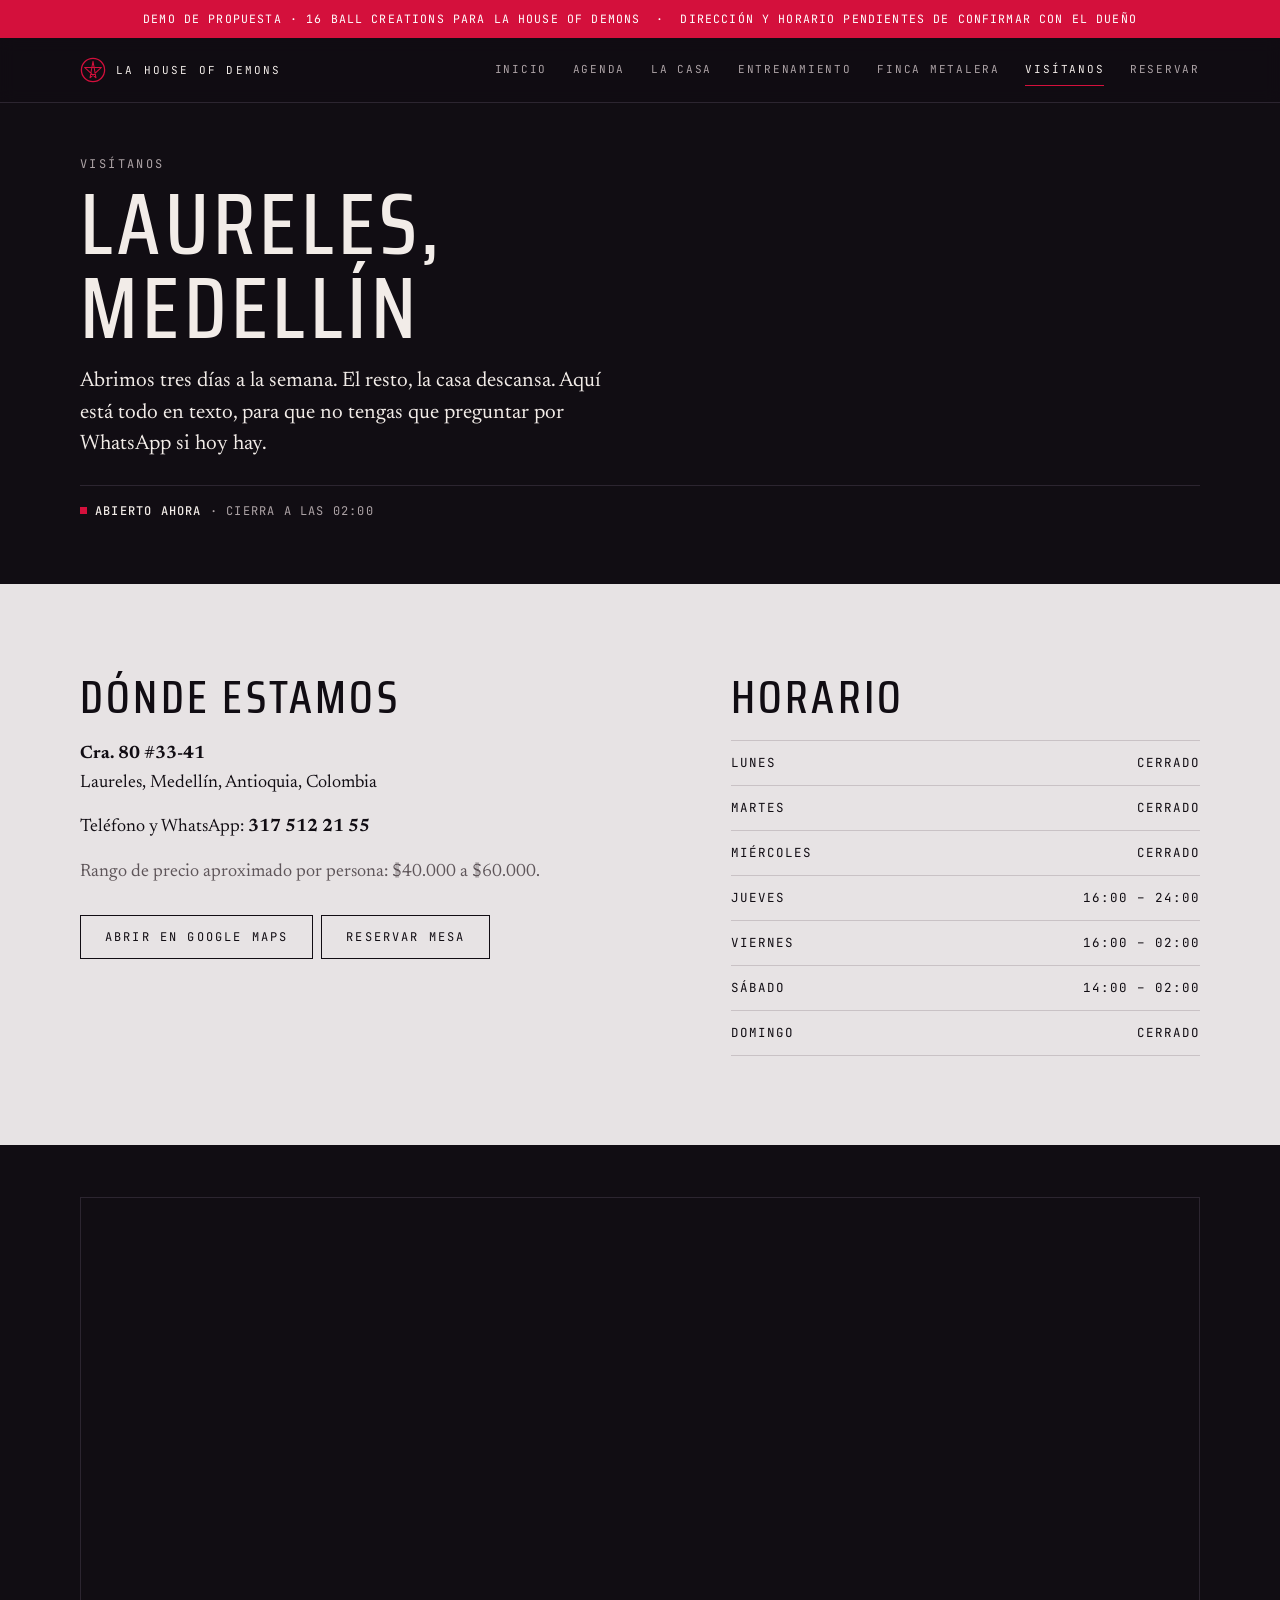
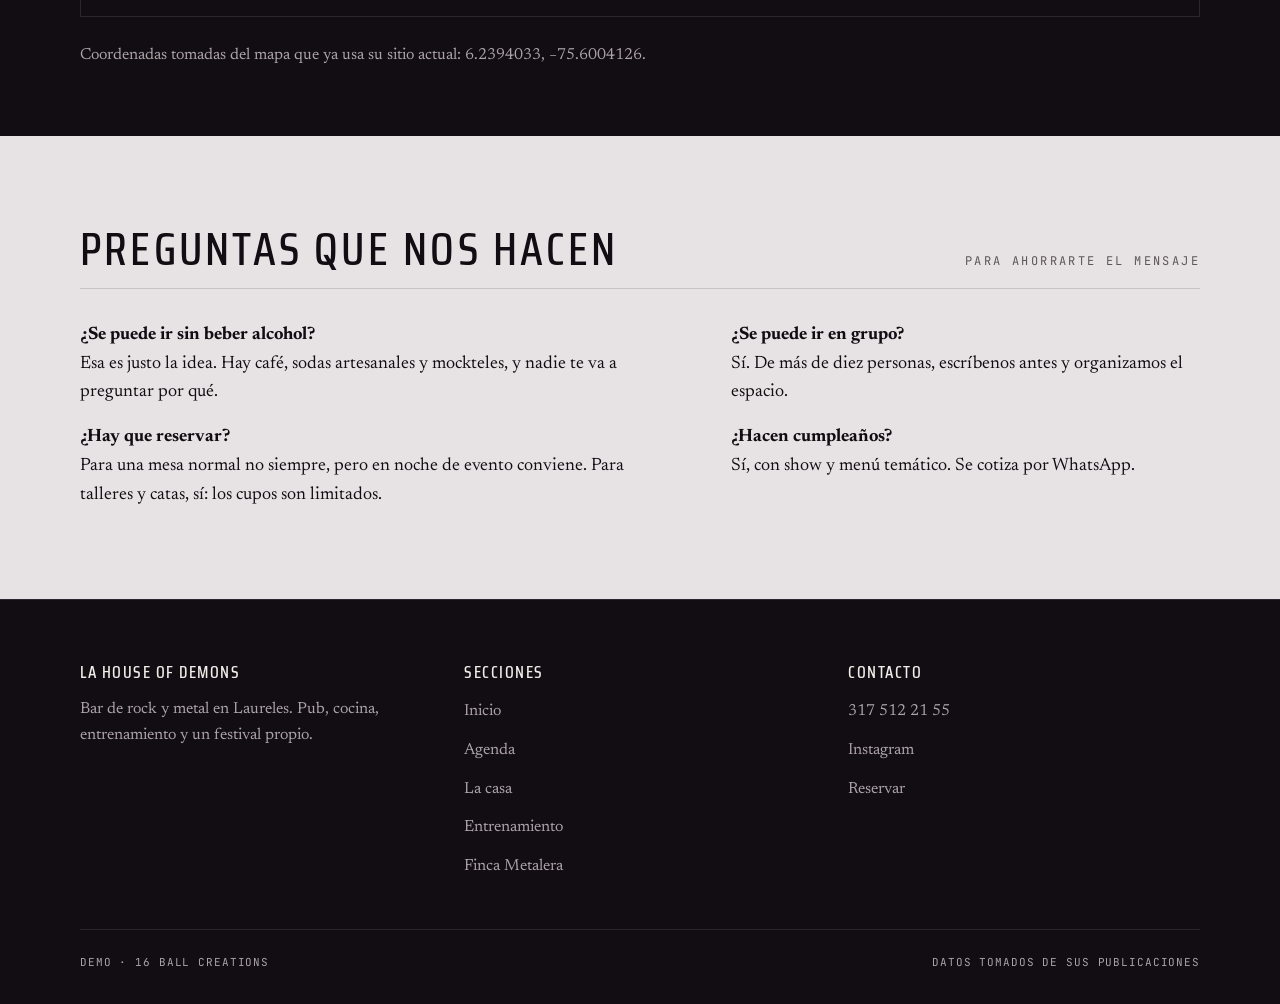
<file: visitanos.html>
<!DOCTYPE html>
<html lang="es">
<head>
<meta charset="utf-8">
<meta name="viewport" content="width=device-width, initial-scale=1">
<title>Dirección, horario y cómo llegar — La House of Demons</title>
<meta name="description" content="Cra. 80 #33-41, Laureles, Medellín. Abierto jueves de 16 a 24, viernes de 16 a 2 y sábado de 14 a 2. Teléfono y WhatsApp 317 512 21 55.">
<meta name="robots" content="noindex, nofollow">
<link rel="preconnect" href="https://fonts.googleapis.com">
<link rel="preconnect" href="https://fonts.gstatic.com" crossorigin>
<link href="https://fonts.googleapis.com/css2?family=Saira+Condensed:wght@400;500;600&family=Newsreader:opsz,wght@6..72,400;6..72,500&family=JetBrains+Mono:wght@400;500&family=UnifrakturMaguntia&display=swap" rel="stylesheet">
<link rel="stylesheet" href="assets/css/lhod.css">
</head>
<body>

<div class="demobar">
  <div class="wrap">
    <span>Demo de propuesta · 16 Ball Creations para La House of Demons</span>
    <span>·</span>
    <span>Dirección y horario pendientes de confirmar con el dueño</span>
  </div>
</div>

<header class="nav">
  <div class="wrap nav__inner">
    <a class="nav__mark" href="index.html">
      <svg viewBox="0 0 28 28" aria-hidden="true"><circle cx="14" cy="14" r="12.5" fill="none" stroke="#D4103C" stroke-width="1.4"/><path d="M14 4.6 17.2 22.4 4.9 11.3h18.2L10.8 22.4Z" fill="none" stroke="#D4103C" stroke-width="1.1" stroke-linejoin="round"/></svg>
      La House of Demons
    </a>
    <button class="nav__toggle" type="button" aria-expanded="false" aria-controls="navLinks">Menú</button>
    <nav class="nav__links" id="navLinks" aria-label="Principal">
      <a href="index.html">Inicio</a>
      <a href="agenda.html">Agenda</a>
      <a href="la-casa.html">La casa</a>
      <a href="entrenamiento.html">Entrenamiento</a>
      <a href="finca-metalera.html">Finca Metalera</a>
      <a href="visitanos.html" aria-current="page">Visítanos</a>
      <a href="reservas.html">Reservar</a>
    </nav>
  </div>
</header>

<main>

  <section class="band band--cine band--tight">
    <div class="wrap">
      <p class="eyebrow">Visítanos</p>
      <h1 class="h1" style="margin:8px 0 16px">Laureles,<br>Medellín</h1>
      <p class="lede">Abrimos tres días a la semana. El resto, la casa descansa. Aquí está todo en texto, para que no tengas que preguntar por WhatsApp si hoy hay.</p>
      <p class="status" data-estado>
        <span><i class="dot"></i><span data-estado-texto><b>Jue 16–24 · Vie 16–02 · Sáb 14–02</b></span></span>
      </p>
    </div>
  </section>

  <section class="band band--ceniza">
    <div class="wrap split">
      <div>
        <h2 class="h2">Dónde estamos</h2>
        <div class="prose" style="margin-top:20px">
          <p><strong>Cra. 80 #33-41</strong><br>Laureles, Medellín, Antioquia, Colombia</p>
          <p>Teléfono y WhatsApp: <strong>317 512 21 55</strong></p>
          <p class="muted">Rango de precio aproximado por persona: $40.000 a $60.000.</p>
        </div>
        <div class="actions" style="margin-top:28px">
          <a class="btn btn--dark" href="https://www.google.com/maps/search/?api=1&query=6.2394033,-75.6004126" target="_blank" rel="noopener">Abrir en Google Maps</a>
          <a class="btn btn--dark" href="reservas.html">Reservar mesa</a>
        </div>
      </div>
      <div>
        <h2 class="h2">Horario</h2>
        <div class="facts" style="margin-top:20px">
          <div class="facts__row"><span>Lunes</span><span>Cerrado</span></div>
          <div class="facts__row"><span>Martes</span><span>Cerrado</span></div>
          <div class="facts__row"><span>Miércoles</span><span>Cerrado</span></div>
          <div class="facts__row"><span>Jueves</span><span>16:00 – 24:00</span></div>
          <div class="facts__row"><span>Viernes</span><span>16:00 – 02:00</span></div>
          <div class="facts__row"><span>Sábado</span><span>14:00 – 02:00</span></div>
          <div class="facts__row"><span>Domingo</span><span>Cerrado</span></div>
        </div>
      </div>
    </div>
  </section>

  <section class="band band--cine band--tight">
    <div class="wrap">
      <iframe
        title="Mapa con la ubicación de La House of Demons en Laureles, Medellín"
        src="https://www.google.com/maps?q=6.2394033,-75.6004126&hl=es&z=16&output=embed"
        width="100%" height="420" style="border:1px solid #2C2530" loading="lazy"
        referrerpolicy="no-referrer-when-downgrade"></iframe>
      <p class="muted" style="margin-top:16px;font-size:16px">
        Coordenadas tomadas del mapa que ya usa su sitio actual: 6.2394033, −75.6004126.
      </p>
    </div>
  </section>

  <section class="band band--ceniza">
    <div class="wrap">
      <div class="band__head">
        <h2 class="h2">Preguntas que nos hacen</h2>
        <p class="eyebrow">Para ahorrarte el mensaje</p>
      </div>
      <div class="split">
        <div class="prose">
          <p><strong>¿Se puede ir sin beber alcohol?</strong><br>Esa es justo la idea. Hay café, sodas artesanales y mockteles, y nadie te va a preguntar por qué.</p>
          <p><strong>¿Hay que reservar?</strong><br>Para una mesa normal no siempre, pero en noche de evento conviene. Para talleres y catas, sí: los cupos son limitados.</p>
        </div>
        <div class="prose">
          <p><strong>¿Se puede ir en grupo?</strong><br>Sí. De más de diez personas, escríbenos antes y organizamos el espacio.</p>
          <p><strong>¿Hacen cumpleaños?</strong><br>Sí, con show y menú temático. Se cotiza por WhatsApp.</p>
        </div>
      </div>
    </div>
  </section>

</main>

<footer class="foot">
  <div class="wrap">
    <div class="foot__cols">
      <div>
        <h4 class="h4">La House of Demons</h4>
        <p class="muted" style="font-size:16px;margin:0">Bar de rock y metal en Laureles. Pub, cocina, entrenamiento y un festival propio.</p>
      </div>
      <div>
        <h4 class="h4">Secciones</h4>
        <ul>
          <li><a href="index.html">Inicio</a></li>
          <li><a href="agenda.html">Agenda</a></li>
          <li><a href="la-casa.html">La casa</a></li>
          <li><a href="entrenamiento.html">Entrenamiento</a></li>
          <li><a href="finca-metalera.html">Finca Metalera</a></li>
        </ul>
      </div>
      <div>
        <h4 class="h4">Contacto</h4>
        <ul>
          <li><a href="tel:+573175122155">317 512 21 55</a></li>
          <li><a href="https://www.instagram.com/lahouseofdemonsofficial/" target="_blank" rel="noopener">Instagram</a></li>
          <li><a href="reservas.html">Reservar</a></li>
        </ul>
      </div>
    </div>
    <div class="foot__legal">
      <span>Demo · 16 Ball Creations</span>
      <span>Datos tomados de sus publicaciones</span>
    </div>
  </div>
</footer>

<script src="assets/js/lhod.js"></script>
</body>
</html>
</file>
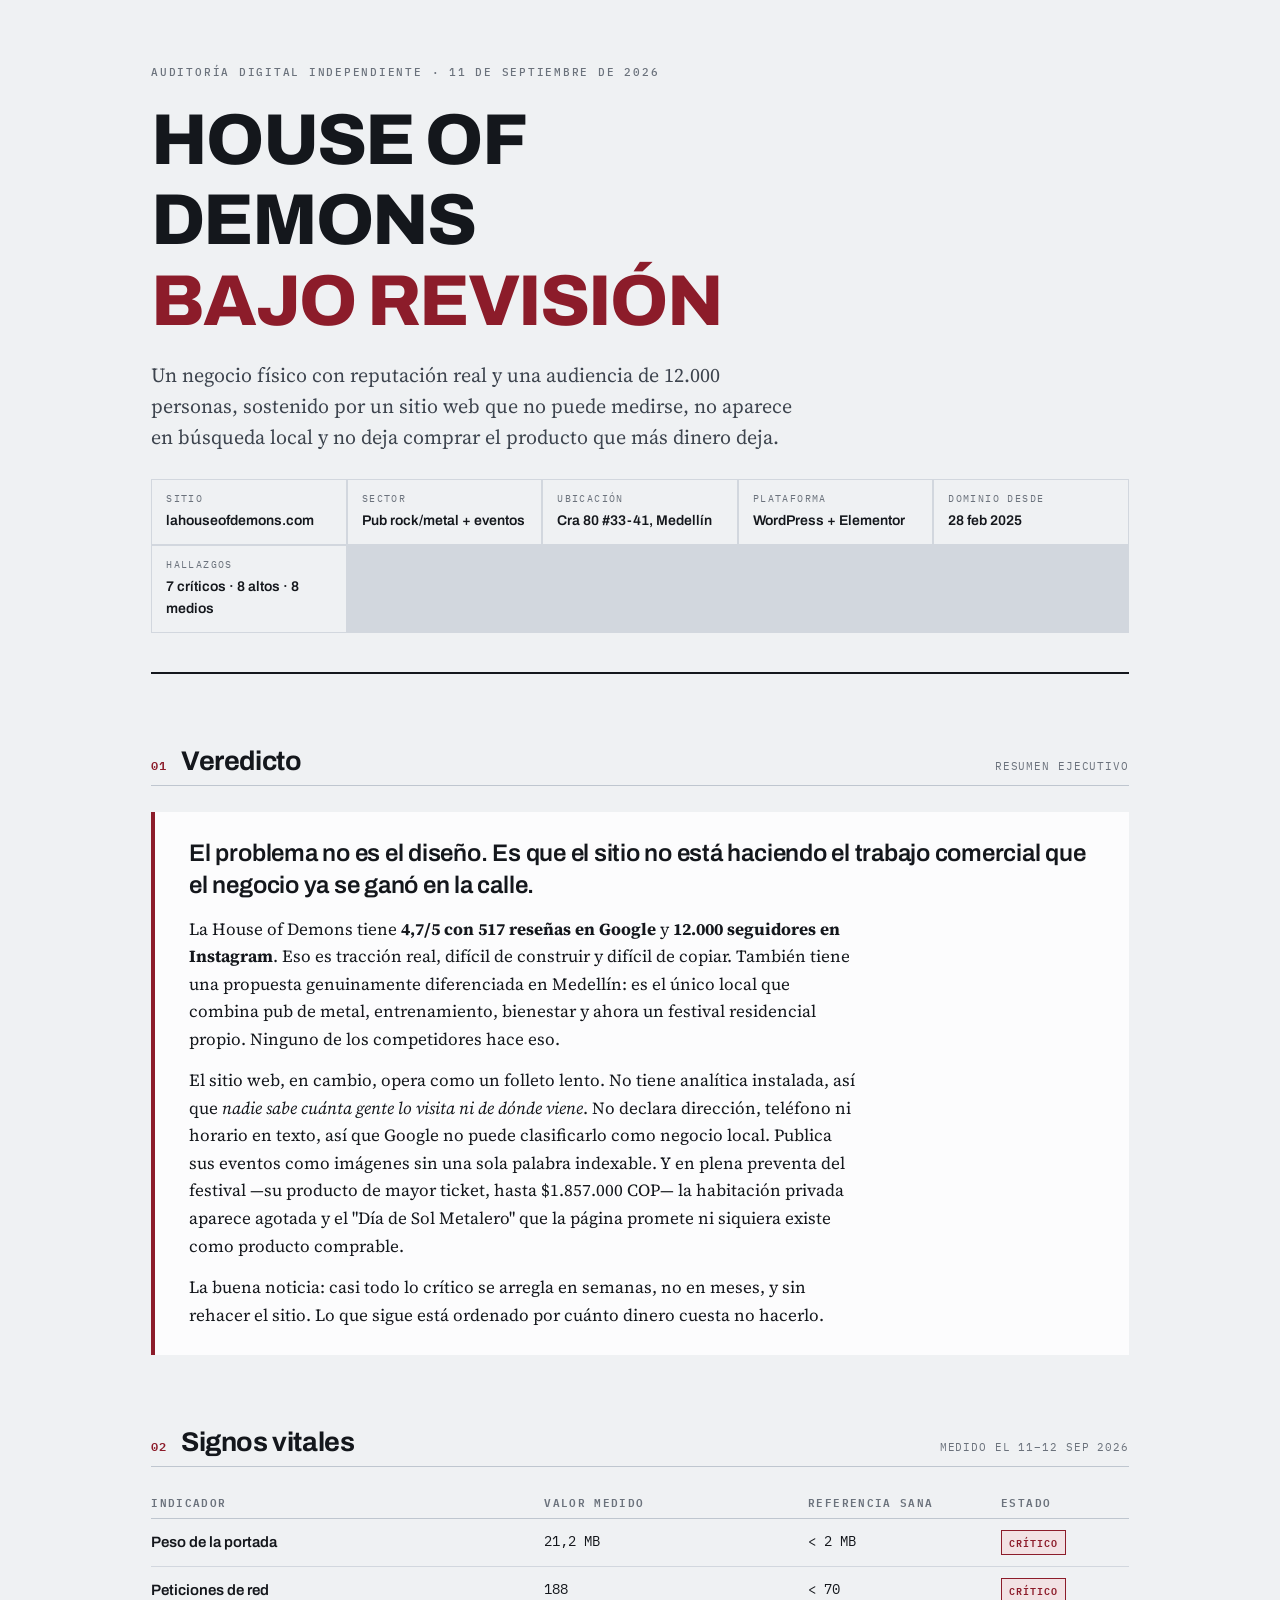
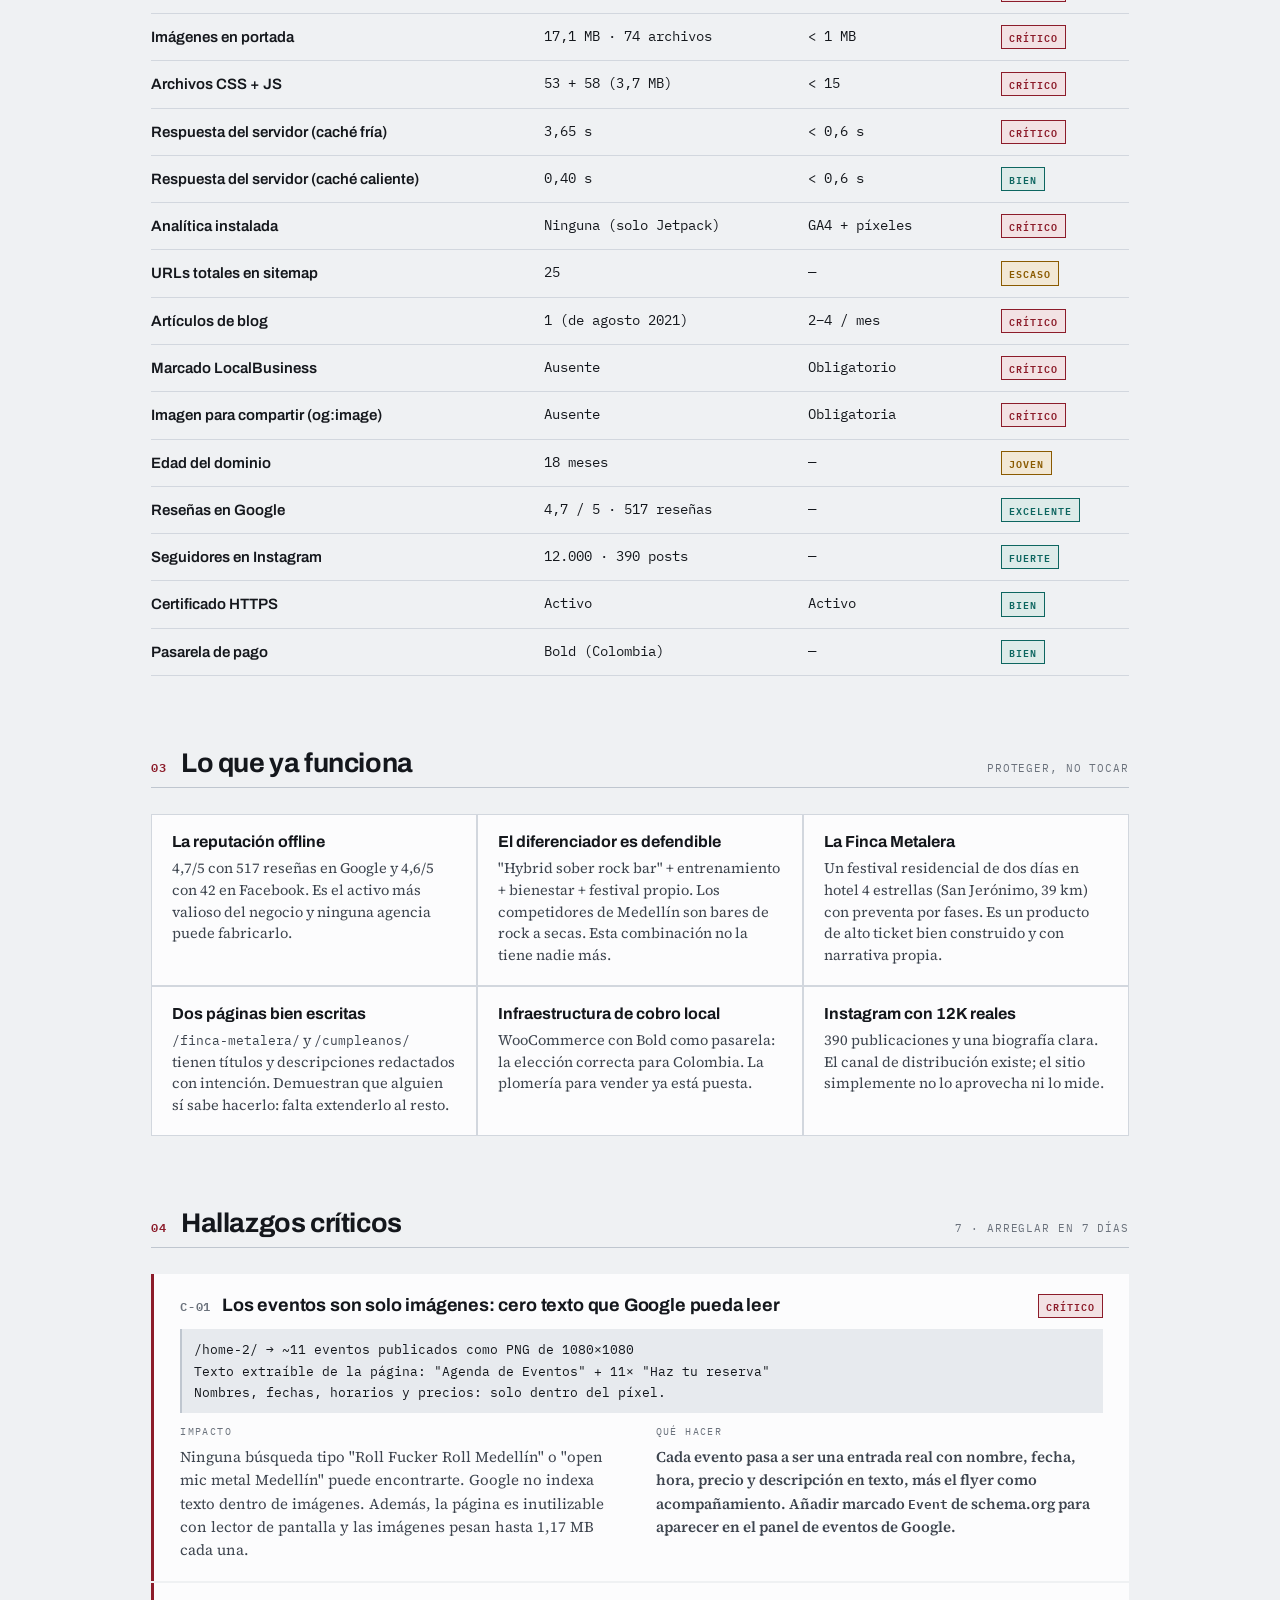
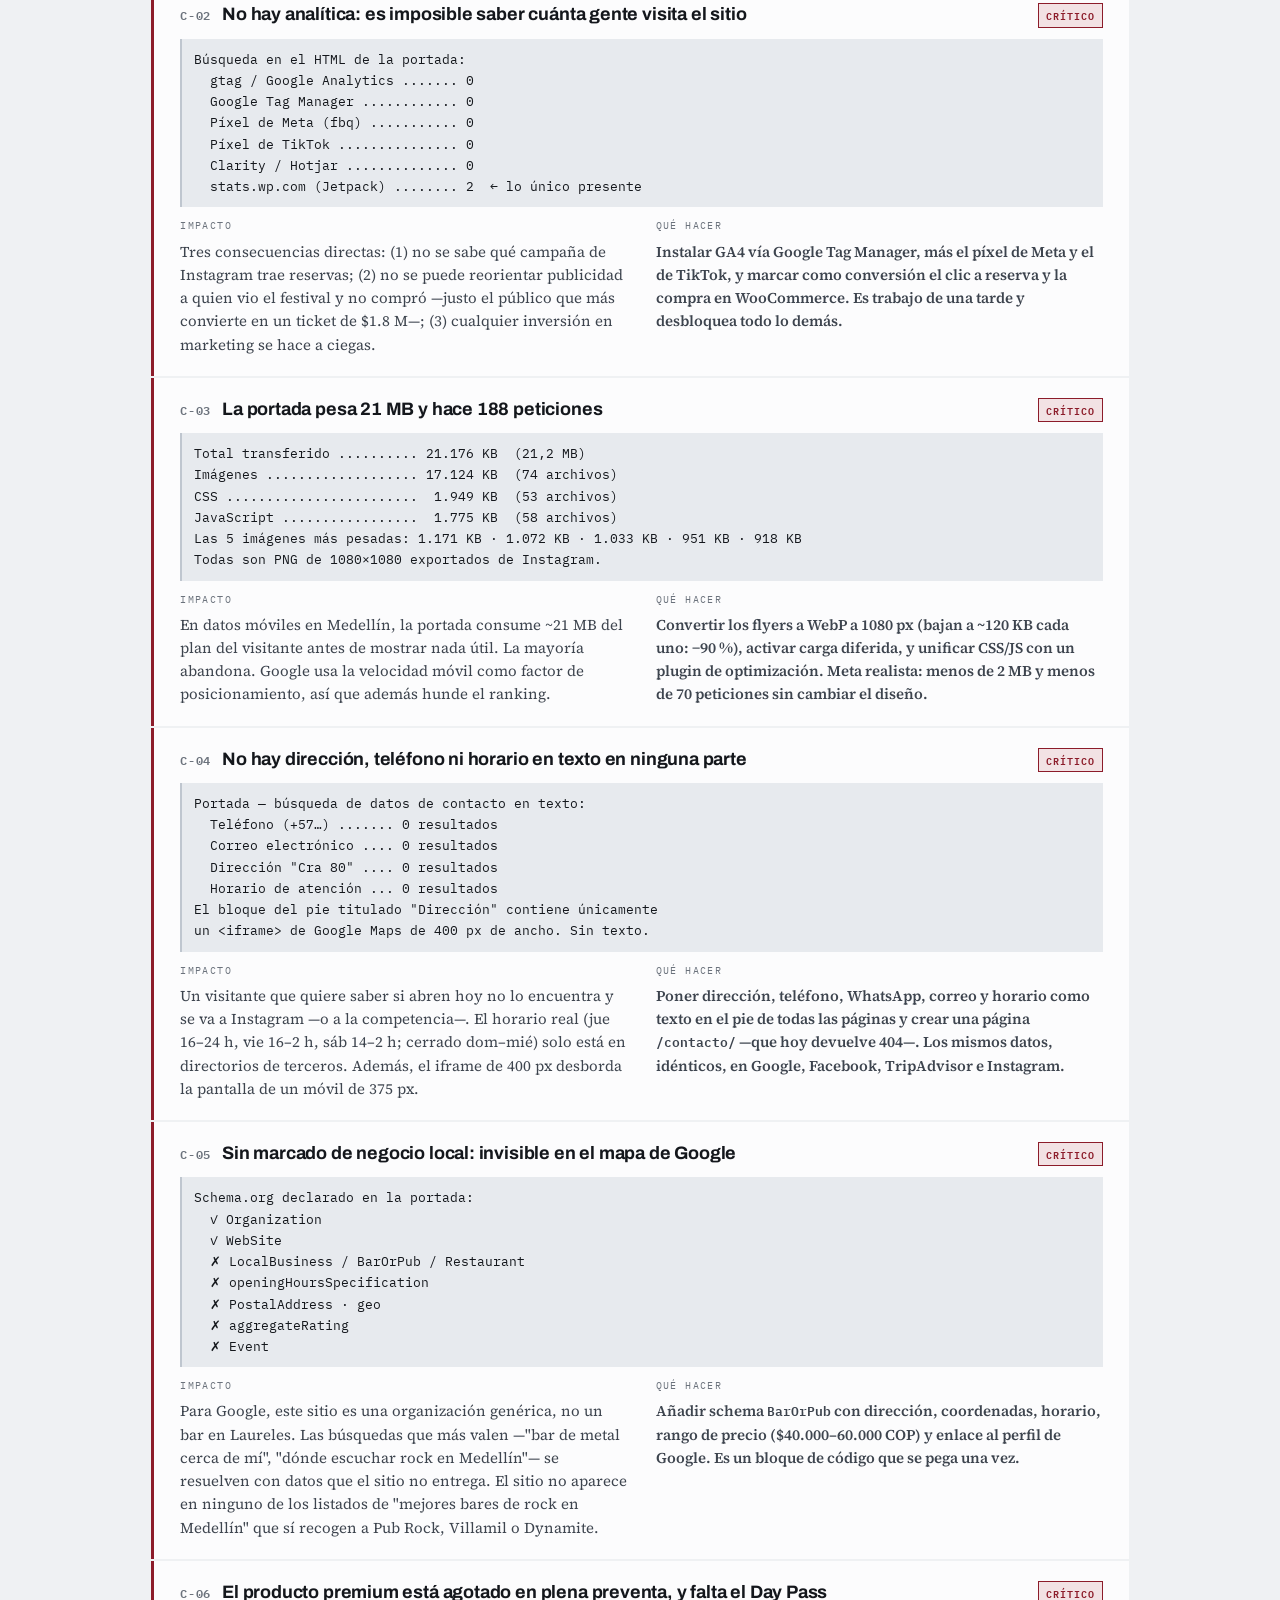
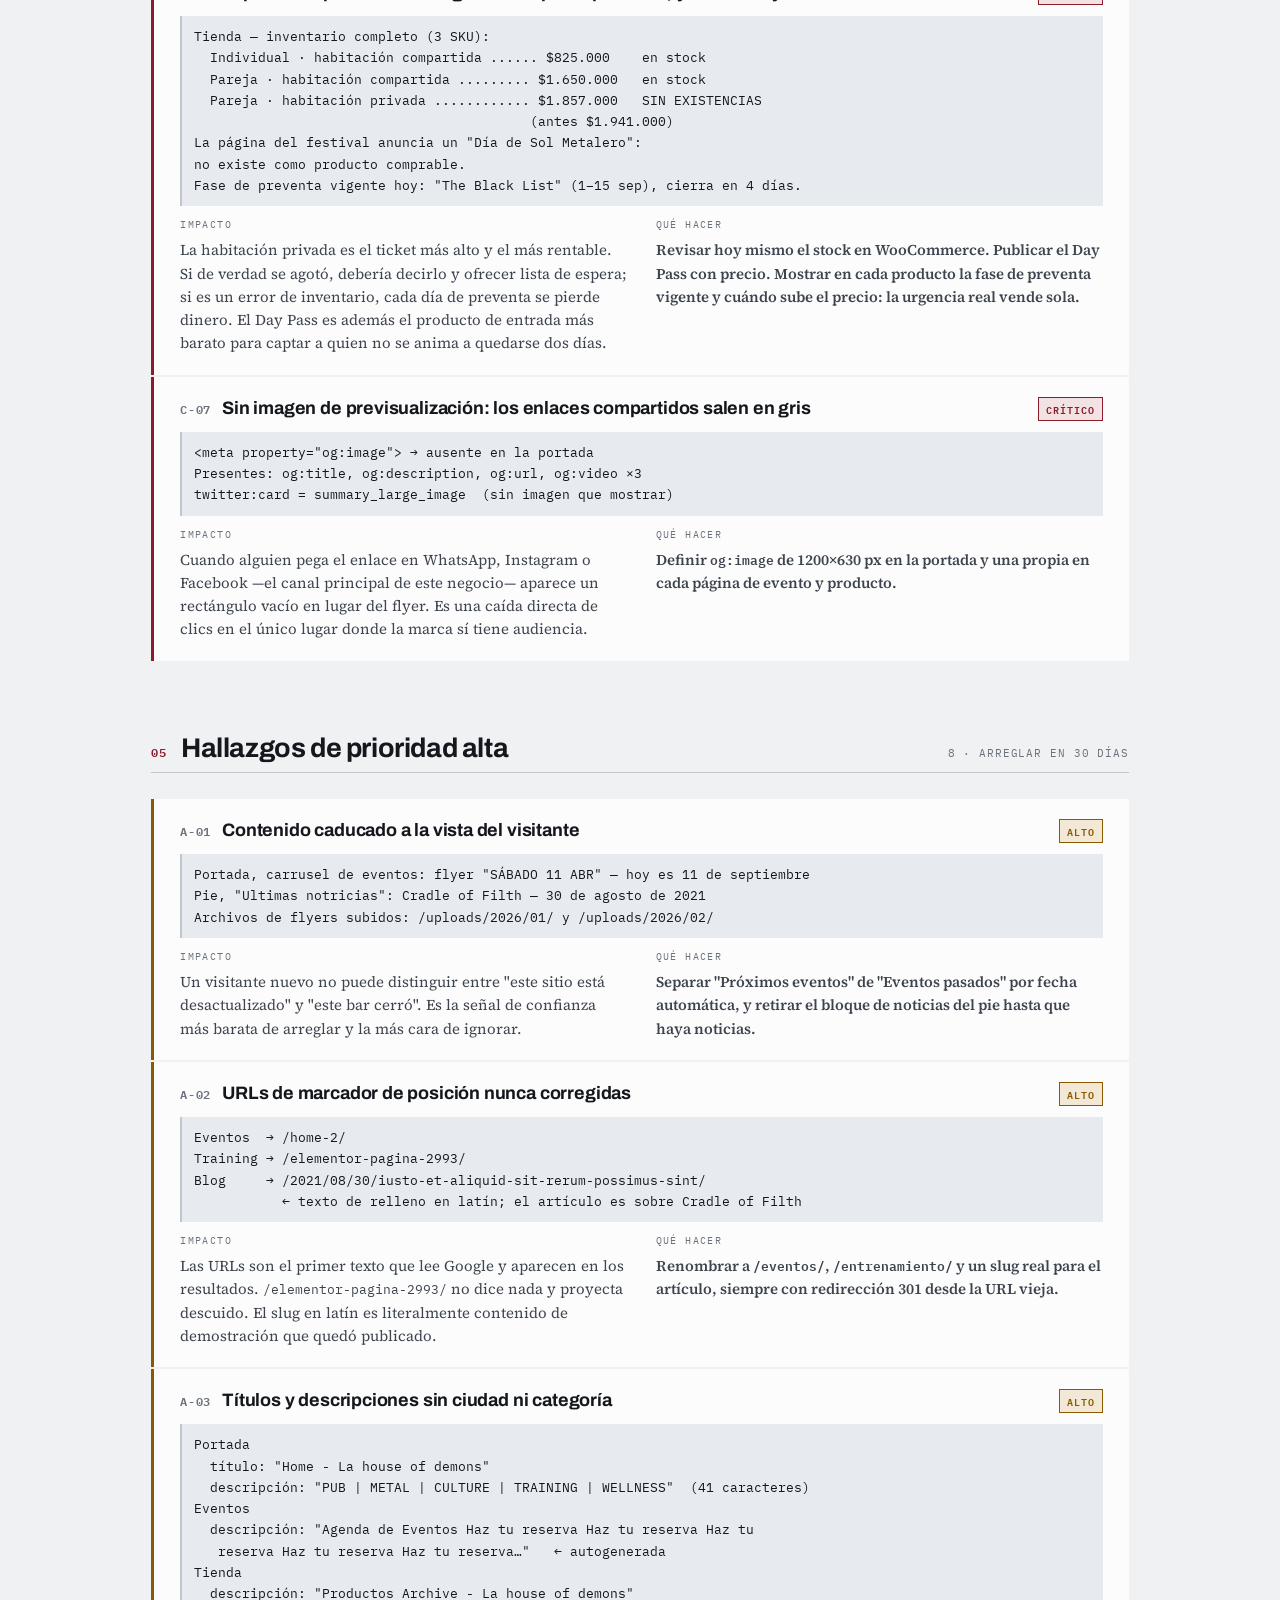
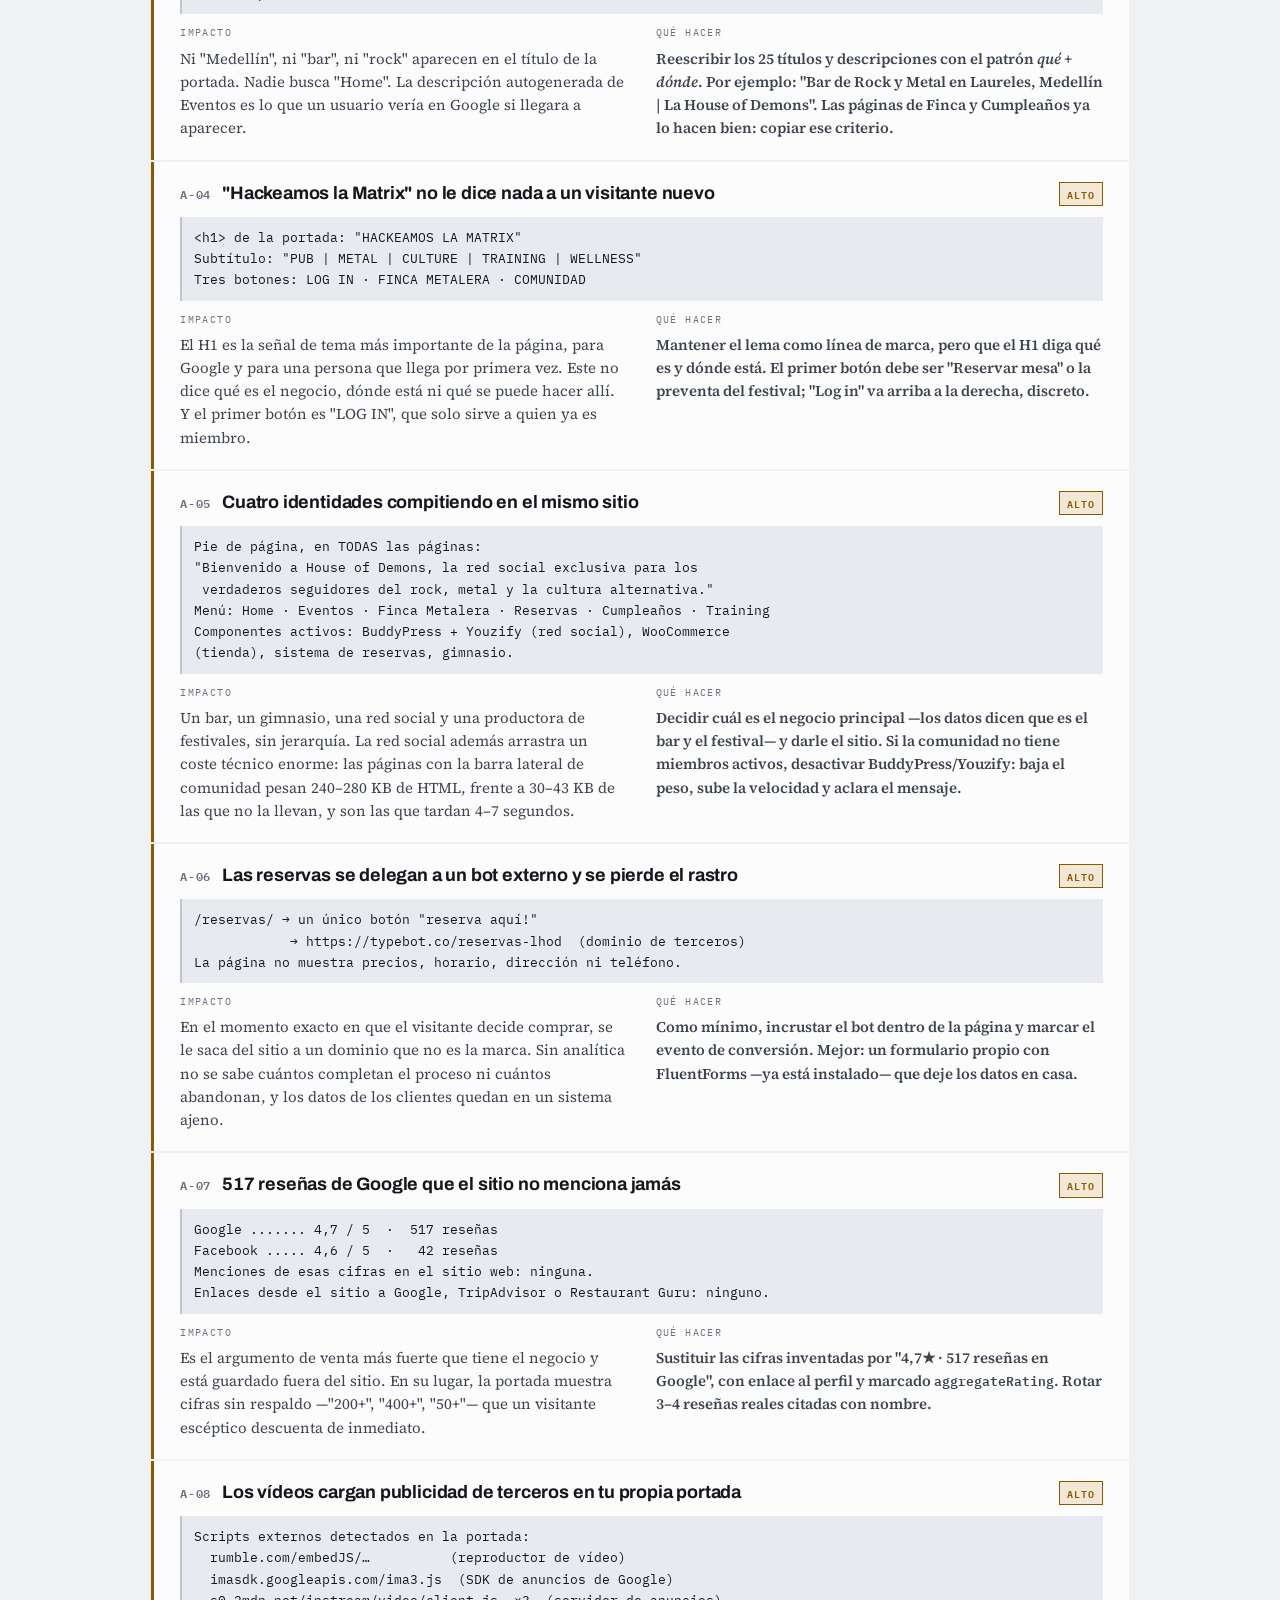
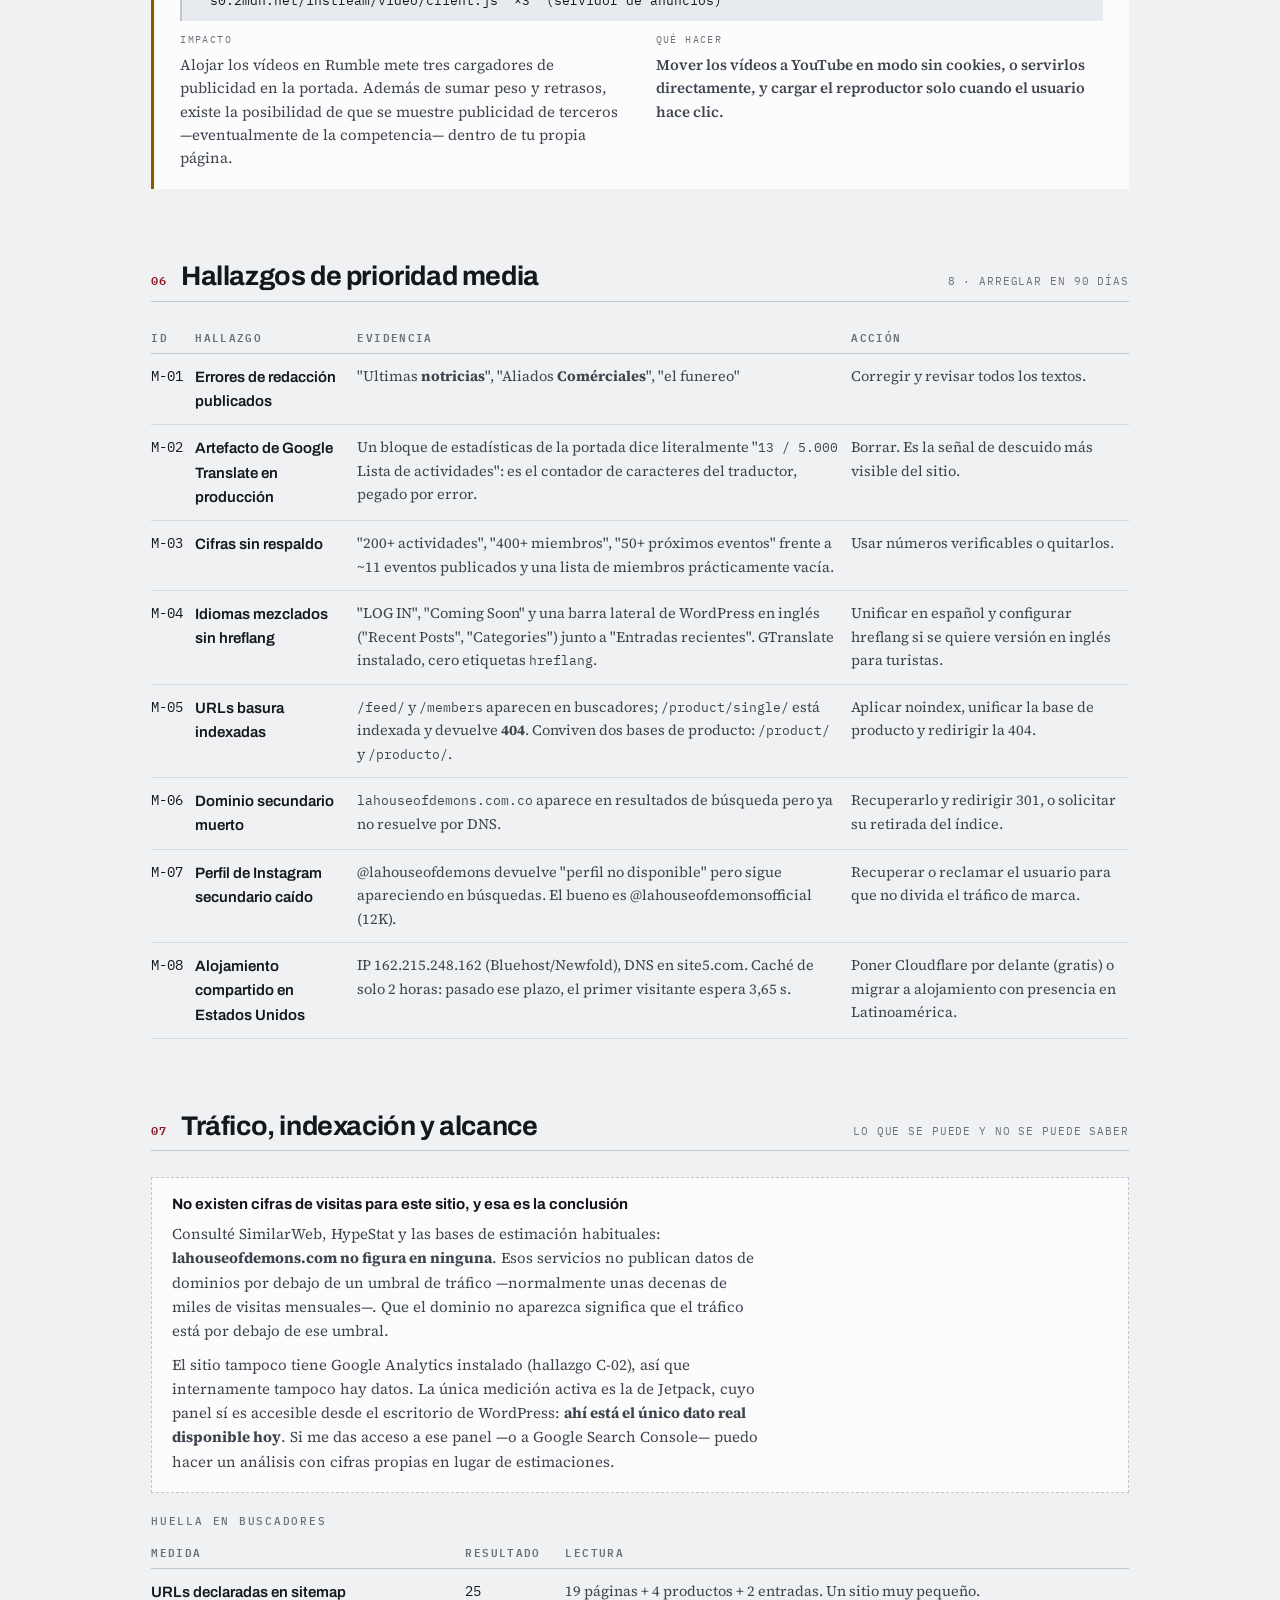
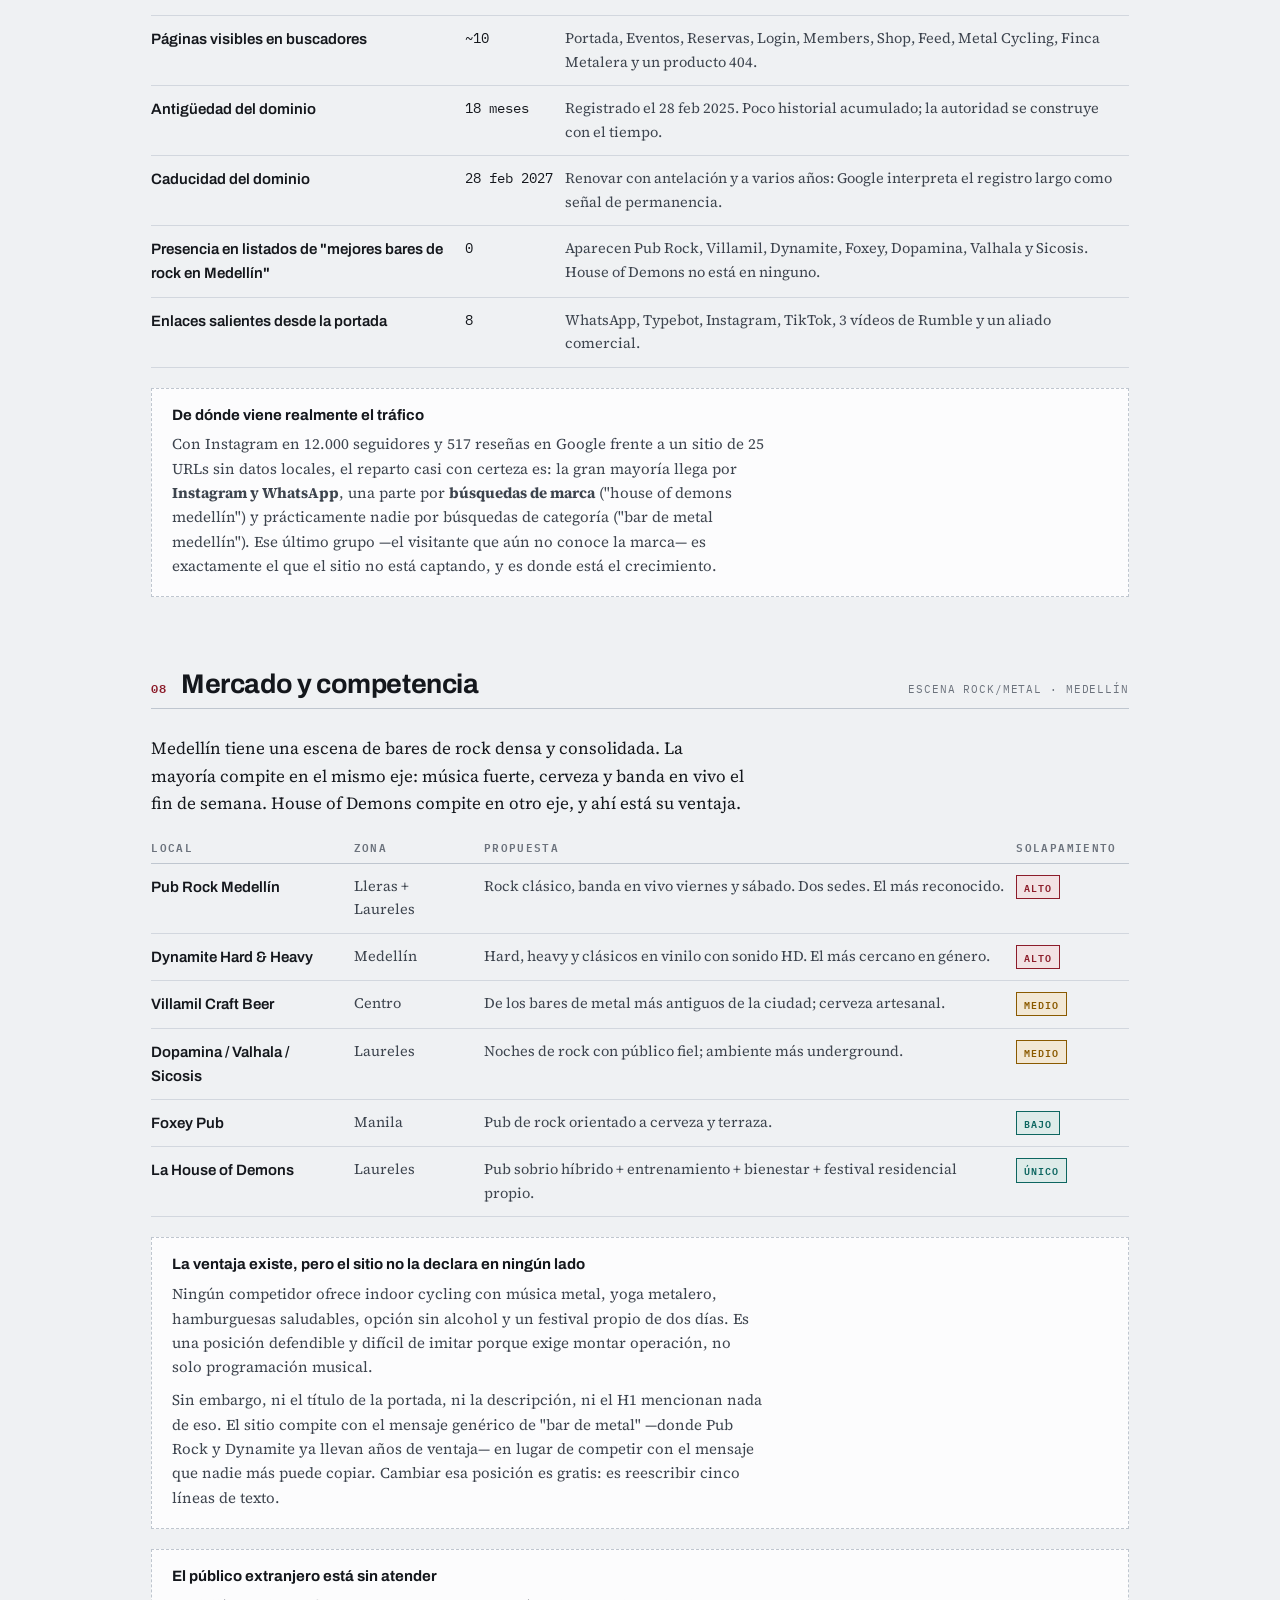
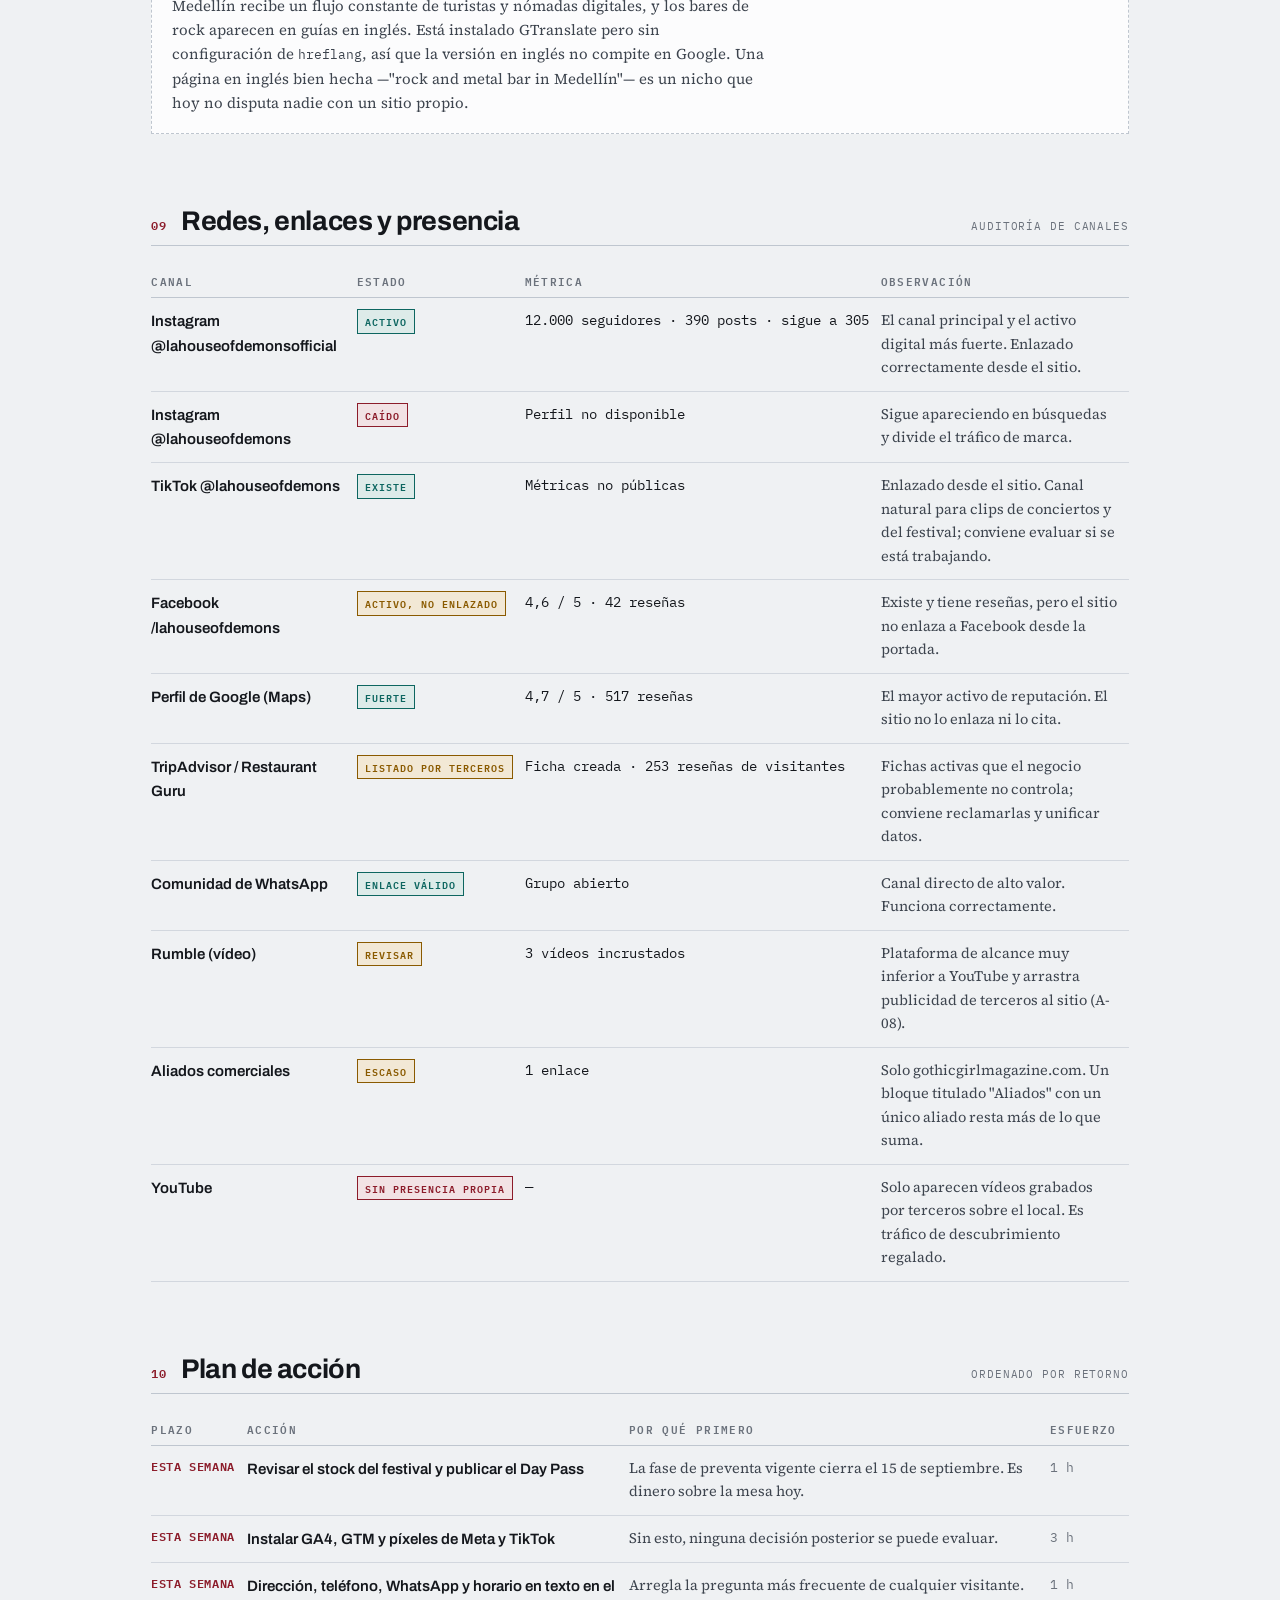
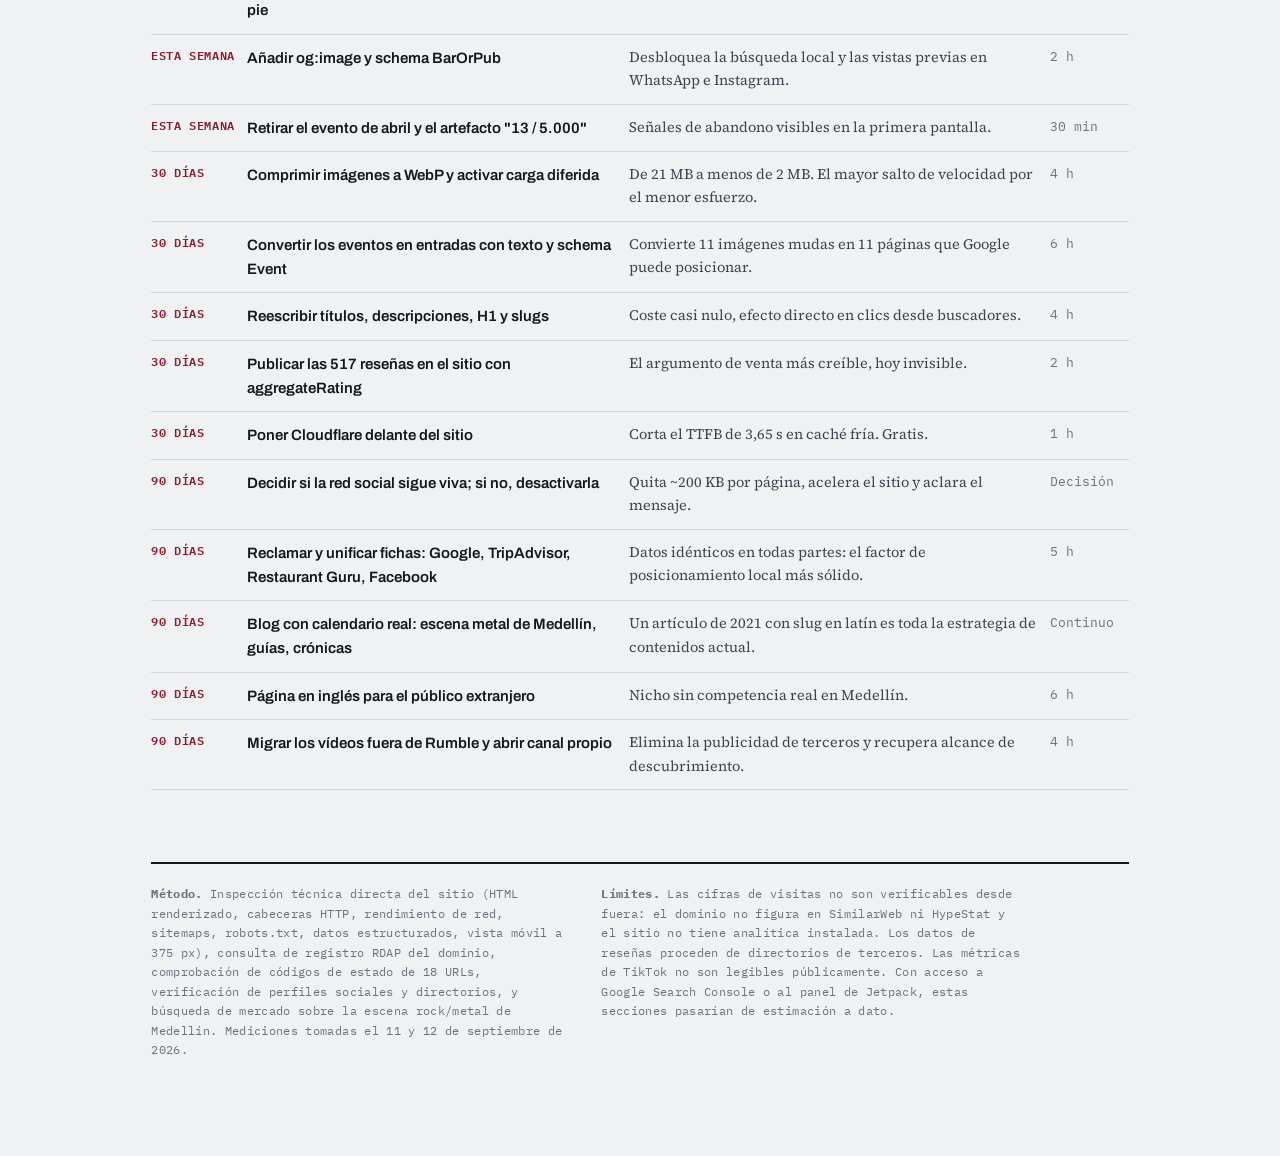
<file: docs/auditoria.html>
<!DOCTYPE html>
<html lang="es">
<head>
<meta charset="utf-8">
<meta name="viewport" content="width=device-width, initial-scale=1">
<meta name="robots" content="noindex, nofollow">
<title>Auditoría House of Demons</title>
<link rel="preconnect" href="https://fonts.googleapis.com">
<link rel="preconnect" href="https://fonts.gstatic.com" crossorigin>
<link rel="stylesheet" href="https://fonts.googleapis.com/css2?family=Archivo:wght@500;600;700;800&family=IBM+Plex+Mono:wght@400;500;600&family=Source+Serif+4:opsz,wght@8..60,400;8..60,600&display=swap">

<style>
:root{
  --paper:#EFF1F3;
  --surface:#FCFCFD;
  --surface-2:#E7EAEE;
  --ink:#14171C;
  --ink-2:#3D444E;
  --ink-3:#6B727C;
  --rule:#D2D7DE;
  --rule-2:#BFC6CF;
  --blood:#8C1C2A;
  --blood-soft:#F2E2E4;
  --teal:#0D6660;
  --teal-soft:#DDEBE9;
  --amber:#8A5A00;
  --amber-soft:#F2E8D5;
  --slate:#3A4A5C;

  --f-display:"Archivo","Helvetica Neue",Arial,sans-serif;
  --f-body:"Source Serif 4",Georgia,"Times New Roman",serif;
  --f-mono:"IBM Plex Mono",ui-monospace,"SFMono-Regular",Consolas,monospace;

  --measure:66ch;
  --pad:clamp(18px,4vw,56px);
}
@media (prefers-color-scheme:dark){
  :root:not([data-theme="light"]){
    --paper:#101317;
    --surface:#171B20;
    --surface-2:#1F242A;
    --ink:#E6E9ED;
    --ink-2:#B3BAC3;
    --ink-3:#868E99;
    --rule:#2A3038;
    --rule-2:#3A424C;
    --blood:#E4697A;
    --blood-soft:#33191E;
    --teal:#4FBDB2;
    --teal-soft:#12292A;
    --amber:#D9A247;
    --amber-soft:#2B2415;
    --slate:#93A6BA;
  }
}
:root[data-theme="dark"]{
  --paper:#101317;
  --surface:#171B20;
  --surface-2:#1F242A;
  --ink:#E6E9ED;
  --ink-2:#B3BAC3;
  --ink-3:#868E99;
  --rule:#2A3038;
  --rule-2:#3A424C;
  --blood:#E4697A;
  --blood-soft:#33191E;
  --teal:#4FBDB2;
  --teal-soft:#12292A;
  --amber:#D9A247;
  --amber-soft:#2B2415;
  --slate:#93A6BA;
}

*{box-sizing:border-box}
body{
  background:var(--paper);
  color:var(--ink);
  font-family:var(--f-body);
  font-size:17px;
  line-height:1.62;
  -webkit-font-smoothing:antialiased;
}
.wrap{max-width:1080px;margin:0 auto;padding:0 var(--pad) 96px}

/* ---------- typography ---------- */
h1,h2,h3,h4{font-family:var(--f-display);text-wrap:balance;margin:0;line-height:1.12}
p{margin:0}
.eyebrow{
  font-family:var(--f-mono);font-size:11px;font-weight:500;
  letter-spacing:.16em;text-transform:uppercase;color:var(--ink-3);
}
.lede{font-size:20px;line-height:1.55;color:var(--ink-2);max-width:var(--measure)}
.body{max-width:var(--measure)}
.small{font-size:14.5px;color:var(--ink-2)}
.mono{font-family:var(--f-mono);font-size:13px;font-variant-numeric:tabular-nums}
a{color:var(--blood);text-decoration-thickness:1px;text-underline-offset:2px}
a:focus-visible{outline:2px solid var(--blood);outline-offset:3px;border-radius:2px}

/* ---------- masthead ---------- */
.masthead{
  border-bottom:2px solid var(--ink);
  padding:clamp(32px,6vw,64px) 0 22px;
  display:flex;flex-direction:column;gap:18px;
}
.masthead h1{
  font-size:clamp(38px,7vw,72px);font-weight:800;letter-spacing:-.025em;
  text-transform:uppercase;
}
.masthead h1 span{display:block;color:var(--blood)}
.dossier{
  display:grid;grid-template-columns:repeat(auto-fit,minmax(168px,1fr));
  gap:2px;background:var(--rule);border:1px solid var(--rule);margin-top:8px;
}
.dossier div{background:var(--paper);padding:11px 14px;display:flex;flex-direction:column;gap:3px}
.dossier dt{font-family:var(--f-mono);font-size:10px;letter-spacing:.14em;text-transform:uppercase;color:var(--ink-3)}
.dossier dd{margin:0;font-family:var(--f-display);font-size:14px;font-weight:600}

/* ---------- sections ---------- */
section{padding-top:clamp(44px,6vw,72px)}
.sec-head{display:flex;align-items:baseline;gap:14px;border-bottom:1px solid var(--rule-2);padding-bottom:9px;margin-bottom:26px}
.sec-head h2{font-size:clamp(21px,3vw,27px);font-weight:700;letter-spacing:-.015em}
.sec-head .num{
  font-family:var(--f-mono);font-size:12px;font-weight:600;color:var(--blood);
  letter-spacing:.08em;flex:none;
}
.sec-head .tail{margin-left:auto;font-family:var(--f-mono);font-size:11px;color:var(--ink-3);letter-spacing:.08em;text-transform:uppercase}

/* ---------- verdict ---------- */
.verdict{
  border-left:4px solid var(--blood);
  background:var(--surface);
  padding:26px clamp(20px,3vw,34px);
  display:flex;flex-direction:column;gap:14px;
}
.verdict p{max-width:74ch}
.verdict .big{font-family:var(--f-display);font-size:clamp(19px,2.6vw,24px);font-weight:600;line-height:1.32;letter-spacing:-.01em}

/* ---------- vitals ---------- */
table{border-collapse:collapse;width:100%;font-size:15px}
.scroller{overflow-x:auto;-webkit-overflow-scrolling:touch}
th{
  font-family:var(--f-mono);font-size:10.5px;font-weight:600;letter-spacing:.13em;
  text-transform:uppercase;color:var(--ink-3);text-align:left;
  padding:0 12px 8px 0;border-bottom:1px solid var(--rule-2);white-space:nowrap;
}
td{padding:11px 12px 11px 0;border-bottom:1px solid var(--rule);vertical-align:top}
td.n{font-family:var(--f-mono);font-variant-numeric:tabular-nums;white-space:nowrap;font-size:14px}
td.k{font-family:var(--f-display);font-weight:600;font-size:15px}
.chip{
  display:inline-block;font-family:var(--f-mono);font-size:10px;font-weight:600;
  letter-spacing:.1em;text-transform:uppercase;padding:3px 7px;white-space:nowrap;border:1px solid;
}
.c-bad{color:var(--blood);border-color:var(--blood);background:var(--blood-soft)}
.c-ok{color:var(--teal);border-color:var(--teal);background:var(--teal-soft)}
.c-warn{color:var(--amber);border-color:var(--amber);background:var(--amber-soft)}

/* ---------- findings ---------- */
.findings{display:flex;flex-direction:column;gap:2px}
.finding{
  background:var(--surface);
  border-left:3px solid var(--rule-2);
  padding:20px clamp(16px,2.4vw,26px);
  display:grid;grid-template-columns:minmax(0,1fr);gap:11px;
}
.finding.sev-crit{border-left-color:var(--blood)}
.finding.sev-alto{border-left-color:var(--amber)}
.finding.sev-medio{border-left-color:var(--slate)}
.f-top{display:flex;align-items:baseline;gap:11px;flex-wrap:wrap}
.f-id{font-family:var(--f-mono);font-size:12px;font-weight:600;color:var(--ink-3);letter-spacing:.06em}
.f-top h3{font-size:18px;font-weight:700;letter-spacing:-.01em;flex:1 1 320px;min-width:0}
.f-grid{display:grid;grid-template-columns:repeat(auto-fit,minmax(230px,1fr));gap:14px 28px}
.f-block{display:flex;flex-direction:column;gap:5px;min-width:0}
.f-label{font-family:var(--f-mono);font-size:10px;letter-spacing:.14em;text-transform:uppercase;color:var(--ink-3)}
.f-block p{font-size:15px;line-height:1.55;color:var(--ink-2)}
.evidence{
  font-family:var(--f-mono);font-size:12.5px;line-height:1.7;color:var(--ink);
  background:var(--surface-2);padding:10px 12px;border-left:2px solid var(--rule-2);
  overflow-x:auto;white-space:pre-wrap;word-break:break-word;
}
.fix{color:var(--ink);font-weight:600}

/* ---------- keep list ---------- */
.keep{display:grid;grid-template-columns:repeat(auto-fit,minmax(250px,1fr));gap:2px;background:var(--rule)}
.keep li{background:var(--surface);padding:18px 20px;list-style:none;display:flex;flex-direction:column;gap:7px}
.keep h3{font-size:16px;font-weight:700}
.keep p{font-size:14.5px;color:var(--ink-2);line-height:1.5}
ul.keep{margin:0;padding:0;border:1px solid var(--rule)}

/* ---------- notes ---------- */
.note{
  border:1px dashed var(--rule-2);background:var(--surface);
  padding:18px 20px;display:flex;flex-direction:column;gap:9px;
}
.note h3{font-size:15px;font-weight:700;font-family:var(--f-display)}
.note p{font-size:15px;color:var(--ink-2);max-width:74ch}

.stack{display:flex;flex-direction:column;gap:20px}
.stack-s{display:flex;flex-direction:column;gap:12px}

/* ---------- plan ---------- */
.plan td.when{font-family:var(--f-mono);font-size:12px;letter-spacing:.05em;text-transform:uppercase;color:var(--blood);white-space:nowrap;font-weight:600}
.plan td.eff{font-family:var(--f-mono);font-size:12.5px;white-space:nowrap;color:var(--ink-3)}

footer{
  margin-top:72px;padding-top:20px;border-top:2px solid var(--ink);
  display:flex;flex-wrap:wrap;gap:14px 30px;align-items:baseline;
}
footer p{font-family:var(--f-mono);font-size:11.5px;color:var(--ink-3);letter-spacing:.03em;max-width:60ch;line-height:1.7}

@media (max-width:620px){
  body{font-size:16px}
  .f-grid{grid-template-columns:1fr}
}
</style>
<style>
/* Reset mínimo: estos informes se escribieron para incrustarse. */
body{margin:0}img{max-width:100%}[hidden]{display:none!important}
</style>
</head>
<body>

<div class="wrap">

<header class="masthead">
  <p class="eyebrow">Auditoría digital independiente · 11 de septiembre de 2026</p>
  <h1>House of<br>Demons <span>bajo revisión</span></h1>
  <p class="lede">Un negocio físico con reputación real y una audiencia de 12.000 personas, sostenido por un sitio web que no puede medirse, no aparece en búsqueda local y no deja comprar el producto que más dinero deja.</p>
  <dl class="dossier">
    <div><dt>Sitio</dt><dd>lahouseofdemons.com</dd></div>
    <div><dt>Sector</dt><dd>Pub rock/metal + eventos</dd></div>
    <div><dt>Ubicación</dt><dd>Cra 80 #33-41, Medellín</dd></div>
    <div><dt>Plataforma</dt><dd>WordPress + Elementor</dd></div>
    <div><dt>Dominio desde</dt><dd>28 feb 2025</dd></div>
    <div><dt>Hallazgos</dt><dd>7 críticos · 8 altos · 8 medios</dd></div>
  </dl>
</header>

<section id="veredicto">
  <div class="sec-head"><span class="num">01</span><h2>Veredicto</h2><span class="tail">Resumen ejecutivo</span></div>
  <div class="verdict">
    <p class="big">El problema no es el diseño. Es que el sitio no está haciendo el trabajo comercial que el negocio ya se ganó en la calle.</p>
    <p class="body">La House of Demons tiene <strong>4,7/5 con 517 reseñas en Google</strong> y <strong>12.000 seguidores en Instagram</strong>. Eso es tracción real, difícil de construir y difícil de copiar. También tiene una propuesta genuinamente diferenciada en Medellín: es el único local que combina pub de metal, entrenamiento, bienestar y ahora un festival residencial propio. Ninguno de los competidores hace eso.</p>
    <p class="body">El sitio web, en cambio, opera como un folleto lento. No tiene analítica instalada, así que <em>nadie sabe cuánta gente lo visita ni de dónde viene</em>. No declara dirección, teléfono ni horario en texto, así que Google no puede clasificarlo como negocio local. Publica sus eventos como imágenes sin una sola palabra indexable. Y en plena preventa del festival —su producto de mayor ticket, hasta $1.857.000 COP— la habitación privada aparece agotada y el "Día de Sol Metalero" que la página promete ni siquiera existe como producto comprable.</p>
    <p class="body">La buena noticia: casi todo lo crítico se arregla en semanas, no en meses, y sin rehacer el sitio. Lo que sigue está ordenado por cuánto dinero cuesta no hacerlo.</p>
  </div>
</section>

<section id="vitales">
  <div class="sec-head"><span class="num">02</span><h2>Signos vitales</h2><span class="tail">Medido el 11–12 sep 2026</span></div>
  <div class="scroller">
  <table>
    <thead><tr><th>Indicador</th><th>Valor medido</th><th>Referencia sana</th><th>Estado</th></tr></thead>
    <tbody>
      <tr><td class="k">Peso de la portada</td><td class="n">21,2 MB</td><td class="n">&lt; 2 MB</td><td><span class="chip c-bad">Crítico</span></td></tr>
      <tr><td class="k">Peticiones de red</td><td class="n">188</td><td class="n">&lt; 70</td><td><span class="chip c-bad">Crítico</span></td></tr>
      <tr><td class="k">Imágenes en portada</td><td class="n">17,1 MB · 74 archivos</td><td class="n">&lt; 1 MB</td><td><span class="chip c-bad">Crítico</span></td></tr>
      <tr><td class="k">Archivos CSS + JS</td><td class="n">53 + 58 (3,7 MB)</td><td class="n">&lt; 15</td><td><span class="chip c-bad">Crítico</span></td></tr>
      <tr><td class="k">Respuesta del servidor (caché fría)</td><td class="n">3,65 s</td><td class="n">&lt; 0,6 s</td><td><span class="chip c-bad">Crítico</span></td></tr>
      <tr><td class="k">Respuesta del servidor (caché caliente)</td><td class="n">0,40 s</td><td class="n">&lt; 0,6 s</td><td><span class="chip c-ok">Bien</span></td></tr>
      <tr><td class="k">Analítica instalada</td><td class="n">Ninguna (solo Jetpack)</td><td class="n">GA4 + píxeles</td><td><span class="chip c-bad">Crítico</span></td></tr>
      <tr><td class="k">URLs totales en sitemap</td><td class="n">25</td><td class="n">—</td><td><span class="chip c-warn">Escaso</span></td></tr>
      <tr><td class="k">Artículos de blog</td><td class="n">1 (de agosto 2021)</td><td class="n">2–4 / mes</td><td><span class="chip c-bad">Crítico</span></td></tr>
      <tr><td class="k">Marcado LocalBusiness</td><td class="n">Ausente</td><td class="n">Obligatorio</td><td><span class="chip c-bad">Crítico</span></td></tr>
      <tr><td class="k">Imagen para compartir (og:image)</td><td class="n">Ausente</td><td class="n">Obligatoria</td><td><span class="chip c-bad">Crítico</span></td></tr>
      <tr><td class="k">Edad del dominio</td><td class="n">18 meses</td><td class="n">—</td><td><span class="chip c-warn">Joven</span></td></tr>
      <tr><td class="k">Reseñas en Google</td><td class="n">4,7 / 5 · 517 reseñas</td><td class="n">—</td><td><span class="chip c-ok">Excelente</span></td></tr>
      <tr><td class="k">Seguidores en Instagram</td><td class="n">12.000 · 390 posts</td><td class="n">—</td><td><span class="chip c-ok">Fuerte</span></td></tr>
      <tr><td class="k">Certificado HTTPS</td><td class="n">Activo</td><td class="n">Activo</td><td><span class="chip c-ok">Bien</span></td></tr>
      <tr><td class="k">Pasarela de pago</td><td class="n">Bold (Colombia)</td><td class="n">—</td><td><span class="chip c-ok">Bien</span></td></tr>
    </tbody>
  </table>
  </div>
</section>

<section id="fortalezas">
  <div class="sec-head"><span class="num">03</span><h2>Lo que ya funciona</h2><span class="tail">Proteger, no tocar</span></div>
  <ul class="keep">
    <li>
      <h3>La reputación offline</h3>
      <p>4,7/5 con 517 reseñas en Google y 4,6/5 con 42 en Facebook. Es el activo más valioso del negocio y ninguna agencia puede fabricarlo.</p>
    </li>
    <li>
      <h3>El diferenciador es defendible</h3>
      <p>"Hybrid sober rock bar" + entrenamiento + bienestar + festival propio. Los competidores de Medellín son bares de rock a secas. Esta combinación no la tiene nadie más.</p>
    </li>
    <li>
      <h3>La Finca Metalera</h3>
      <p>Un festival residencial de dos días en hotel 4 estrellas (San Jerónimo, 39 km) con preventa por fases. Es un producto de alto ticket bien construido y con narrativa propia.</p>
    </li>
    <li>
      <h3>Dos páginas bien escritas</h3>
      <p><span class="mono">/finca-metalera/</span> y <span class="mono">/cumpleanos/</span> tienen títulos y descripciones redactados con intención. Demuestran que alguien sí sabe hacerlo: falta extenderlo al resto.</p>
    </li>
    <li>
      <h3>Infraestructura de cobro local</h3>
      <p>WooCommerce con Bold como pasarela: la elección correcta para Colombia. La plomería para vender ya está puesta.</p>
    </li>
    <li>
      <h3>Instagram con 12K reales</h3>
      <p>390 publicaciones y una biografía clara. El canal de distribución existe; el sitio simplemente no lo aprovecha ni lo mide.</p>
    </li>
  </ul>
</section>

<section id="criticos">
  <div class="sec-head"><span class="num">04</span><h2>Hallazgos críticos</h2><span class="tail">7 · Arreglar en 7 días</span></div>
  <div class="findings">

    <article class="finding sev-crit">
      <div class="f-top"><span class="f-id">C-01</span><h3>Los eventos son solo imágenes: cero texto que Google pueda leer</h3><span class="chip c-bad">Crítico</span></div>
      <div class="evidence">/home-2/ → ~11 eventos publicados como PNG de 1080×1080
Texto extraíble de la página: "Agenda de Eventos" + 11× "Haz tu reserva"
Nombres, fechas, horarios y precios: solo dentro del píxel.</div>
      <div class="f-grid">
        <div class="f-block"><span class="f-label">Impacto</span><p>Ninguna búsqueda tipo "Roll Fucker Roll Medellín" o "open mic metal Medellín" puede encontrarte. Google no indexa texto dentro de imágenes. Además, la página es inutilizable con lector de pantalla y las imágenes pesan hasta 1,17 MB cada una.</p></div>
        <div class="f-block"><span class="f-label">Qué hacer</span><p class="fix">Cada evento pasa a ser una entrada real con nombre, fecha, hora, precio y descripción en texto, más el flyer como acompañamiento. Añadir marcado <span class="mono">Event</span> de schema.org para aparecer en el panel de eventos de Google.</p></div>
      </div>
    </article>

    <article class="finding sev-crit">
      <div class="f-top"><span class="f-id">C-02</span><h3>No hay analítica: es imposible saber cuánta gente visita el sitio</h3><span class="chip c-bad">Crítico</span></div>
      <div class="evidence">Búsqueda en el HTML de la portada:
  gtag / Google Analytics ....... 0
  Google Tag Manager ............ 0
  Píxel de Meta (fbq) ........... 0
  Píxel de TikTok ............... 0
  Clarity / Hotjar .............. 0
  stats.wp.com (Jetpack) ........ 2  ← lo único presente</div>
      <div class="f-grid">
        <div class="f-block"><span class="f-label">Impacto</span><p>Tres consecuencias directas: (1) no se sabe qué campaña de Instagram trae reservas; (2) no se puede reorientar publicidad a quien vio el festival y no compró —justo el público que más convierte en un ticket de $1.8 M—; (3) cualquier inversión en marketing se hace a ciegas.</p></div>
        <div class="f-block"><span class="f-label">Qué hacer</span><p class="fix">Instalar GA4 vía Google Tag Manager, más el píxel de Meta y el de TikTok, y marcar como conversión el clic a reserva y la compra en WooCommerce. Es trabajo de una tarde y desbloquea todo lo demás.</p></div>
      </div>
    </article>

    <article class="finding sev-crit">
      <div class="f-top"><span class="f-id">C-03</span><h3>La portada pesa 21 MB y hace 188 peticiones</h3><span class="chip c-bad">Crítico</span></div>
      <div class="evidence">Total transferido .......... 21.176 KB  (21,2 MB)
Imágenes ................... 17.124 KB  (74 archivos)
CSS ........................  1.949 KB  (53 archivos)
JavaScript .................  1.775 KB  (58 archivos)
Las 5 imágenes más pesadas: 1.171 KB · 1.072 KB · 1.033 KB · 951 KB · 918 KB
Todas son PNG de 1080×1080 exportados de Instagram.</div>
      <div class="f-grid">
        <div class="f-block"><span class="f-label">Impacto</span><p>En datos móviles en Medellín, la portada consume ~21 MB del plan del visitante antes de mostrar nada útil. La mayoría abandona. Google usa la velocidad móvil como factor de posicionamiento, así que además hunde el ranking.</p></div>
        <div class="f-block"><span class="f-label">Qué hacer</span><p class="fix">Convertir los flyers a WebP a 1080 px (bajan a ~120 KB cada uno: −90 %), activar carga diferida, y unificar CSS/JS con un plugin de optimización. Meta realista: menos de 2 MB y menos de 70 peticiones sin cambiar el diseño.</p></div>
      </div>
    </article>

    <article class="finding sev-crit">
      <div class="f-top"><span class="f-id">C-04</span><h3>No hay dirección, teléfono ni horario en texto en ninguna parte</h3><span class="chip c-bad">Crítico</span></div>
      <div class="evidence">Portada — búsqueda de datos de contacto en texto:
  Teléfono (+57…) ....... 0 resultados
  Correo electrónico .... 0 resultados
  Dirección "Cra 80" .... 0 resultados
  Horario de atención ... 0 resultados
El bloque del pie titulado "Dirección" contiene únicamente
un &lt;iframe&gt; de Google Maps de 400 px de ancho. Sin texto.</div>
      <div class="f-grid">
        <div class="f-block"><span class="f-label">Impacto</span><p>Un visitante que quiere saber si abren hoy no lo encuentra y se va a Instagram —o a la competencia—. El horario real (jue 16–24 h, vie 16–2 h, sáb 14–2 h; cerrado dom–mié) solo está en directorios de terceros. Además, el iframe de 400 px desborda la pantalla de un móvil de 375 px.</p></div>
        <div class="f-block"><span class="f-label">Qué hacer</span><p class="fix">Poner dirección, teléfono, WhatsApp, correo y horario como texto en el pie de todas las páginas y crear una página <span class="mono">/contacto/</span> —que hoy devuelve 404—. Los mismos datos, idénticos, en Google, Facebook, TripAdvisor e Instagram.</p></div>
      </div>
    </article>

    <article class="finding sev-crit">
      <div class="f-top"><span class="f-id">C-05</span><h3>Sin marcado de negocio local: invisible en el mapa de Google</h3><span class="chip c-bad">Crítico</span></div>
      <div class="evidence">Schema.org declarado en la portada:
  ✓ Organization
  ✓ WebSite
  ✗ LocalBusiness / BarOrPub / Restaurant
  ✗ openingHoursSpecification
  ✗ PostalAddress · geo
  ✗ aggregateRating
  ✗ Event</div>
      <div class="f-grid">
        <div class="f-block"><span class="f-label">Impacto</span><p>Para Google, este sitio es una organización genérica, no un bar en Laureles. Las búsquedas que más valen —"bar de metal cerca de mí", "dónde escuchar rock en Medellín"— se resuelven con datos que el sitio no entrega. El sitio no aparece en ninguno de los listados de "mejores bares de rock en Medellín" que sí recogen a Pub Rock, Villamil o Dynamite.</p></div>
        <div class="f-block"><span class="f-label">Qué hacer</span><p class="fix">Añadir schema <span class="mono">BarOrPub</span> con dirección, coordenadas, horario, rango de precio ($40.000–60.000 COP) y enlace al perfil de Google. Es un bloque de código que se pega una vez.</p></div>
      </div>
    </article>

    <article class="finding sev-crit">
      <div class="f-top"><span class="f-id">C-06</span><h3>El producto premium está agotado en plena preventa, y falta el Day Pass</h3><span class="chip c-bad">Crítico</span></div>
      <div class="evidence">Tienda — inventario completo (3 SKU):
  Individual · habitación compartida ...... $825.000    en stock
  Pareja · habitación compartida ......... $1.650.000   en stock
  Pareja · habitación privada ............ $1.857.000   SIN EXISTENCIAS
                                          (antes $1.941.000)
La página del festival anuncia un "Día de Sol Metalero":
no existe como producto comprable.
Fase de preventa vigente hoy: "The Black List" (1–15 sep), cierra en 4 días.</div>
      <div class="f-grid">
        <div class="f-block"><span class="f-label">Impacto</span><p>La habitación privada es el ticket más alto y el más rentable. Si de verdad se agotó, debería decirlo y ofrecer lista de espera; si es un error de inventario, cada día de preventa se pierde dinero. El Day Pass es además el producto de entrada más barato para captar a quien no se anima a quedarse dos días.</p></div>
        <div class="f-block"><span class="f-label">Qué hacer</span><p class="fix">Revisar hoy mismo el stock en WooCommerce. Publicar el Day Pass con precio. Mostrar en cada producto la fase de preventa vigente y cuándo sube el precio: la urgencia real vende sola.</p></div>
      </div>
    </article>

    <article class="finding sev-crit">
      <div class="f-top"><span class="f-id">C-07</span><h3>Sin imagen de previsualización: los enlaces compartidos salen en gris</h3><span class="chip c-bad">Crítico</span></div>
      <div class="evidence">&lt;meta property="og:image"&gt; → ausente en la portada
Presentes: og:title, og:description, og:url, og:video ×3
twitter:card = summary_large_image  (sin imagen que mostrar)</div>
      <div class="f-grid">
        <div class="f-block"><span class="f-label">Impacto</span><p>Cuando alguien pega el enlace en WhatsApp, Instagram o Facebook —el canal principal de este negocio— aparece un rectángulo vacío en lugar del flyer. Es una caída directa de clics en el único lugar donde la marca sí tiene audiencia.</p></div>
        <div class="f-block"><span class="f-label">Qué hacer</span><p class="fix">Definir <span class="mono">og:image</span> de 1200×630 px en la portada y una propia en cada página de evento y producto.</p></div>
      </div>
    </article>

  </div>
</section>

<section id="altos">
  <div class="sec-head"><span class="num">05</span><h2>Hallazgos de prioridad alta</h2><span class="tail">8 · Arreglar en 30 días</span></div>
  <div class="findings">

    <article class="finding sev-alto">
      <div class="f-top"><span class="f-id">A-01</span><h3>Contenido caducado a la vista del visitante</h3><span class="chip c-warn">Alto</span></div>
      <div class="evidence">Portada, carrusel de eventos: flyer "SÁBADO 11 ABR" — hoy es 11 de septiembre
Pie, "Ultimas notricias": Cradle of Filth — 30 de agosto de 2021
Archivos de flyers subidos: /uploads/2026/01/ y /uploads/2026/02/</div>
      <div class="f-grid">
        <div class="f-block"><span class="f-label">Impacto</span><p>Un visitante nuevo no puede distinguir entre "este sitio está desactualizado" y "este bar cerró". Es la señal de confianza más barata de arreglar y la más cara de ignorar.</p></div>
        <div class="f-block"><span class="f-label">Qué hacer</span><p class="fix">Separar "Próximos eventos" de "Eventos pasados" por fecha automática, y retirar el bloque de noticias del pie hasta que haya noticias.</p></div>
      </div>
    </article>

    <article class="finding sev-alto">
      <div class="f-top"><span class="f-id">A-02</span><h3>URLs de marcador de posición nunca corregidas</h3><span class="chip c-warn">Alto</span></div>
      <div class="evidence">Eventos  → /home-2/
Training → /elementor-pagina-2993/
Blog     → /2021/08/30/iusto-et-aliquid-sit-rerum-possimus-sint/
           ← texto de relleno en latín; el artículo es sobre Cradle of Filth</div>
      <div class="f-grid">
        <div class="f-block"><span class="f-label">Impacto</span><p>Las URLs son el primer texto que lee Google y aparecen en los resultados. <span class="mono">/elementor-pagina-2993/</span> no dice nada y proyecta descuido. El slug en latín es literalmente contenido de demostración que quedó publicado.</p></div>
        <div class="f-block"><span class="f-label">Qué hacer</span><p class="fix">Renombrar a <span class="mono">/eventos/</span>, <span class="mono">/entrenamiento/</span> y un slug real para el artículo, siempre con redirección 301 desde la URL vieja.</p></div>
      </div>
    </article>

    <article class="finding sev-alto">
      <div class="f-top"><span class="f-id">A-03</span><h3>Títulos y descripciones sin ciudad ni categoría</h3><span class="chip c-warn">Alto</span></div>
      <div class="evidence">Portada
  título: "Home - La house of demons"
  descripción: "PUB | METAL | CULTURE | TRAINING | WELLNESS"  (41 caracteres)
Eventos
  descripción: "Agenda de Eventos Haz tu reserva Haz tu reserva Haz tu
   reserva Haz tu reserva Haz tu reserva…"   ← autogenerada
Tienda
  descripción: "Productos Archive - La house of demons"</div>
      <div class="f-grid">
        <div class="f-block"><span class="f-label">Impacto</span><p>Ni "Medellín", ni "bar", ni "rock" aparecen en el título de la portada. Nadie busca "Home". La descripción autogenerada de Eventos es lo que un usuario vería en Google si llegara a aparecer.</p></div>
        <div class="f-block"><span class="f-label">Qué hacer</span><p class="fix">Reescribir los 25 títulos y descripciones con el patrón <em>qué + dónde</em>. Por ejemplo: "Bar de Rock y Metal en Laureles, Medellín | La House of Demons". Las páginas de Finca y Cumpleaños ya lo hacen bien: copiar ese criterio.</p></div>
      </div>
    </article>

    <article class="finding sev-alto">
      <div class="f-top"><span class="f-id">A-04</span><h3>"Hackeamos la Matrix" no le dice nada a un visitante nuevo</h3><span class="chip c-warn">Alto</span></div>
      <div class="evidence">&lt;h1&gt; de la portada: "HACKEAMOS LA MATRIX"
Subtítulo: "PUB | METAL | CULTURE | TRAINING | WELLNESS"
Tres botones: LOG IN · FINCA METALERA · COMUNIDAD</div>
      <div class="f-grid">
        <div class="f-block"><span class="f-label">Impacto</span><p>El H1 es la señal de tema más importante de la página, para Google y para una persona que llega por primera vez. Este no dice qué es el negocio, dónde está ni qué se puede hacer allí. Y el primer botón es "LOG IN", que solo sirve a quien ya es miembro.</p></div>
        <div class="f-block"><span class="f-label">Qué hacer</span><p class="fix">Mantener el lema como línea de marca, pero que el H1 diga qué es y dónde está. El primer botón debe ser "Reservar mesa" o la preventa del festival; "Log in" va arriba a la derecha, discreto.</p></div>
      </div>
    </article>

    <article class="finding sev-alto">
      <div class="f-top"><span class="f-id">A-05</span><h3>Cuatro identidades compitiendo en el mismo sitio</h3><span class="chip c-warn">Alto</span></div>
      <div class="evidence">Pie de página, en TODAS las páginas:
"Bienvenido a House of Demons, la red social exclusiva para los
 verdaderos seguidores del rock, metal y la cultura alternativa."
Menú: Home · Eventos · Finca Metalera · Reservas · Cumpleaños · Training
Componentes activos: BuddyPress + Youzify (red social), WooCommerce
(tienda), sistema de reservas, gimnasio.</div>
      <div class="f-grid">
        <div class="f-block"><span class="f-label">Impacto</span><p>Un bar, un gimnasio, una red social y una productora de festivales, sin jerarquía. La red social además arrastra un coste técnico enorme: las páginas con la barra lateral de comunidad pesan 240–280 KB de HTML, frente a 30–43 KB de las que no la llevan, y son las que tardan 4–7 segundos.</p></div>
        <div class="f-block"><span class="f-label">Qué hacer</span><p class="fix">Decidir cuál es el negocio principal —los datos dicen que es el bar y el festival— y darle el sitio. Si la comunidad no tiene miembros activos, desactivar BuddyPress/Youzify: baja el peso, sube la velocidad y aclara el mensaje.</p></div>
      </div>
    </article>

    <article class="finding sev-alto">
      <div class="f-top"><span class="f-id">A-06</span><h3>Las reservas se delegan a un bot externo y se pierde el rastro</h3><span class="chip c-warn">Alto</span></div>
      <div class="evidence">/reservas/ → un único botón "reserva aquí!"
            → https://typebot.co/reservas-lhod  (dominio de terceros)
La página no muestra precios, horario, dirección ni teléfono.</div>
      <div class="f-grid">
        <div class="f-block"><span class="f-label">Impacto</span><p>En el momento exacto en que el visitante decide comprar, se le saca del sitio a un dominio que no es la marca. Sin analítica no se sabe cuántos completan el proceso ni cuántos abandonan, y los datos de los clientes quedan en un sistema ajeno.</p></div>
        <div class="f-block"><span class="f-label">Qué hacer</span><p class="fix">Como mínimo, incrustar el bot dentro de la página y marcar el evento de conversión. Mejor: un formulario propio con FluentForms —ya está instalado— que deje los datos en casa.</p></div>
      </div>
    </article>

    <article class="finding sev-alto">
      <div class="f-top"><span class="f-id">A-07</span><h3>517 reseñas de Google que el sitio no menciona jamás</h3><span class="chip c-warn">Alto</span></div>
      <div class="evidence">Google ....... 4,7 / 5  ·  517 reseñas
Facebook ..... 4,6 / 5  ·   42 reseñas
Menciones de esas cifras en el sitio web: ninguna.
Enlaces desde el sitio a Google, TripAdvisor o Restaurant Guru: ninguno.</div>
      <div class="f-grid">
        <div class="f-block"><span class="f-label">Impacto</span><p>Es el argumento de venta más fuerte que tiene el negocio y está guardado fuera del sitio. En su lugar, la portada muestra cifras sin respaldo —"200+", "400+", "50+"— que un visitante escéptico descuenta de inmediato.</p></div>
        <div class="f-block"><span class="f-label">Qué hacer</span><p class="fix">Sustituir las cifras inventadas por "4,7★ · 517 reseñas en Google", con enlace al perfil y marcado <span class="mono">aggregateRating</span>. Rotar 3–4 reseñas reales citadas con nombre.</p></div>
      </div>
    </article>

    <article class="finding sev-alto">
      <div class="f-top"><span class="f-id">A-08</span><h3>Los vídeos cargan publicidad de terceros en tu propia portada</h3><span class="chip c-warn">Alto</span></div>
      <div class="evidence">Scripts externos detectados en la portada:
  rumble.com/embedJS/…          (reproductor de vídeo)
  imasdk.googleapis.com/ima3.js  (SDK de anuncios de Google)
  s0.2mdn.net/instream/video/client.js  ×3  (servidor de anuncios)</div>
      <div class="f-grid">
        <div class="f-block"><span class="f-label">Impacto</span><p>Alojar los vídeos en Rumble mete tres cargadores de publicidad en la portada. Además de sumar peso y retrasos, existe la posibilidad de que se muestre publicidad de terceros —eventualmente de la competencia— dentro de tu propia página.</p></div>
        <div class="f-block"><span class="f-label">Qué hacer</span><p class="fix">Mover los vídeos a YouTube en modo sin cookies, o servirlos directamente, y cargar el reproductor solo cuando el usuario hace clic.</p></div>
      </div>
    </article>

  </div>
</section>

<section id="medios">
  <div class="sec-head"><span class="num">06</span><h2>Hallazgos de prioridad media</h2><span class="tail">8 · Arreglar en 90 días</span></div>
  <div class="scroller">
  <table>
    <thead><tr><th>ID</th><th>Hallazgo</th><th>Evidencia</th><th>Acción</th></tr></thead>
    <tbody>
      <tr>
        <td class="n">M-01</td>
        <td class="k">Errores de redacción publicados</td>
        <td class="small">"Ultimas <strong>notricias</strong>", "Aliados <strong>Comérciales</strong>", "el funereo"</td>
        <td class="small">Corregir y revisar todos los textos.</td>
      </tr>
      <tr>
        <td class="n">M-02</td>
        <td class="k">Artefacto de Google Translate en producción</td>
        <td class="small">Un bloque de estadísticas de la portada dice literalmente "<span class="mono">13 / 5.000</span> Lista de actividades": es el contador de caracteres del traductor, pegado por error.</td>
        <td class="small">Borrar. Es la señal de descuido más visible del sitio.</td>
      </tr>
      <tr>
        <td class="n">M-03</td>
        <td class="k">Cifras sin respaldo</td>
        <td class="small">"200+ actividades", "400+ miembros", "50+ próximos eventos" frente a ~11 eventos publicados y una lista de miembros prácticamente vacía.</td>
        <td class="small">Usar números verificables o quitarlos.</td>
      </tr>
      <tr>
        <td class="n">M-04</td>
        <td class="k">Idiomas mezclados sin hreflang</td>
        <td class="small">"LOG IN", "Coming Soon" y una barra lateral de WordPress en inglés ("Recent Posts", "Categories") junto a "Entradas recientes". GTranslate instalado, cero etiquetas <span class="mono">hreflang</span>.</td>
        <td class="small">Unificar en español y configurar hreflang si se quiere versión en inglés para turistas.</td>
      </tr>
      <tr>
        <td class="n">M-05</td>
        <td class="k">URLs basura indexadas</td>
        <td class="small"><span class="mono">/feed/</span> y <span class="mono">/members</span> aparecen en buscadores; <span class="mono">/product/single/</span> está indexada y devuelve <strong>404</strong>. Conviven dos bases de producto: <span class="mono">/product/</span> y <span class="mono">/producto/</span>.</td>
        <td class="small">Aplicar noindex, unificar la base de producto y redirigir la 404.</td>
      </tr>
      <tr>
        <td class="n">M-06</td>
        <td class="k">Dominio secundario muerto</td>
        <td class="small"><span class="mono">lahouseofdemons.com.co</span> aparece en resultados de búsqueda pero ya no resuelve por DNS.</td>
        <td class="small">Recuperarlo y redirigir 301, o solicitar su retirada del índice.</td>
      </tr>
      <tr>
        <td class="n">M-07</td>
        <td class="k">Perfil de Instagram secundario caído</td>
        <td class="small">@lahouseofdemons devuelve "perfil no disponible" pero sigue apareciendo en búsquedas. El bueno es @lahouseofdemonsofficial (12K).</td>
        <td class="small">Recuperar o reclamar el usuario para que no divida el tráfico de marca.</td>
      </tr>
      <tr>
        <td class="n">M-08</td>
        <td class="k">Alojamiento compartido en Estados Unidos</td>
        <td class="small">IP 162.215.248.162 (Bluehost/Newfold), DNS en site5.com. Caché de solo 2 horas: pasado ese plazo, el primer visitante espera 3,65 s.</td>
        <td class="small">Poner Cloudflare por delante (gratis) o migrar a alojamiento con presencia en Latinoamérica.</td>
      </tr>
    </tbody>
  </table>
  </div>
</section>

<section id="trafico">
  <div class="sec-head"><span class="num">07</span><h2>Tráfico, indexación y alcance</h2><span class="tail">Lo que se puede y no se puede saber</span></div>
  <div class="stack">
    <div class="note">
      <h3>No existen cifras de visitas para este sitio, y esa es la conclusión</h3>
      <p>Consulté SimilarWeb, HypeStat y las bases de estimación habituales: <strong>lahouseofdemons.com no figura en ninguna</strong>. Esos servicios no publican datos de dominios por debajo de un umbral de tráfico —normalmente unas decenas de miles de visitas mensuales—. Que el dominio no aparezca significa que el tráfico está por debajo de ese umbral.</p>
      <p>El sitio tampoco tiene Google Analytics instalado (hallazgo C-02), así que internamente tampoco hay datos. La única medición activa es la de Jetpack, cuyo panel sí es accesible desde el escritorio de WordPress: <strong>ahí está el único dato real disponible hoy</strong>. Si me das acceso a ese panel —o a Google Search Console— puedo hacer un análisis con cifras propias en lugar de estimaciones.</p>
    </div>

    <div class="stack-s">
      <p class="eyebrow">Huella en buscadores</p>
      <div class="scroller">
      <table>
        <thead><tr><th>Medida</th><th>Resultado</th><th>Lectura</th></tr></thead>
        <tbody>
          <tr><td class="k">URLs declaradas en sitemap</td><td class="n">25</td><td class="small">19 páginas + 4 productos + 2 entradas. Un sitio muy pequeño.</td></tr>
          <tr><td class="k">Páginas visibles en buscadores</td><td class="n">~10</td><td class="small">Portada, Eventos, Reservas, Login, Members, Shop, Feed, Metal Cycling, Finca Metalera y un producto 404.</td></tr>
          <tr><td class="k">Antigüedad del dominio</td><td class="n">18 meses</td><td class="small">Registrado el 28 feb 2025. Poco historial acumulado; la autoridad se construye con el tiempo.</td></tr>
          <tr><td class="k">Caducidad del dominio</td><td class="n">28 feb 2027</td><td class="small">Renovar con antelación y a varios años: Google interpreta el registro largo como señal de permanencia.</td></tr>
          <tr><td class="k">Presencia en listados de "mejores bares de rock en Medellín"</td><td class="n">0</td><td class="small">Aparecen Pub Rock, Villamil, Dynamite, Foxey, Dopamina, Valhala y Sicosis. House of Demons no está en ninguno.</td></tr>
          <tr><td class="k">Enlaces salientes desde la portada</td><td class="n">8</td><td class="small">WhatsApp, Typebot, Instagram, TikTok, 3 vídeos de Rumble y un aliado comercial.</td></tr>
        </tbody>
      </table>
      </div>
    </div>

    <div class="note">
      <h3>De dónde viene realmente el tráfico</h3>
      <p>Con Instagram en 12.000 seguidores y 517 reseñas en Google frente a un sitio de 25 URLs sin datos locales, el reparto casi con certeza es: la gran mayoría llega por <strong>Instagram y WhatsApp</strong>, una parte por <strong>búsquedas de marca</strong> ("house of demons medellín") y prácticamente nadie por búsquedas de categoría ("bar de metal medellín"). Ese último grupo —el visitante que aún no conoce la marca— es exactamente el que el sitio no está captando, y es donde está el crecimiento.</p>
    </div>
  </div>
</section>

<section id="mercado">
  <div class="sec-head"><span class="num">08</span><h2>Mercado y competencia</h2><span class="tail">Escena rock/metal · Medellín</span></div>
  <div class="stack">
    <p class="body">Medellín tiene una escena de bares de rock densa y consolidada. La mayoría compite en el mismo eje: música fuerte, cerveza y banda en vivo el fin de semana. House of Demons compite en otro eje, y ahí está su ventaja.</p>
    <div class="scroller">
    <table>
      <thead><tr><th>Local</th><th>Zona</th><th>Propuesta</th><th>Solapamiento</th></tr></thead>
      <tbody>
        <tr><td class="k">Pub Rock Medellín</td><td class="small">Lleras + Laureles</td><td class="small">Rock clásico, banda en vivo viernes y sábado. Dos sedes. El más reconocido.</td><td><span class="chip c-bad">Alto</span></td></tr>
        <tr><td class="k">Dynamite Hard &amp; Heavy</td><td class="small">Medellín</td><td class="small">Hard, heavy y clásicos en vinilo con sonido HD. El más cercano en género.</td><td><span class="chip c-bad">Alto</span></td></tr>
        <tr><td class="k">Villamil Craft Beer</td><td class="small">Centro</td><td class="small">De los bares de metal más antiguos de la ciudad; cerveza artesanal.</td><td><span class="chip c-warn">Medio</span></td></tr>
        <tr><td class="k">Dopamina / Valhala / Sicosis</td><td class="small">Laureles</td><td class="small">Noches de rock con público fiel; ambiente más underground.</td><td><span class="chip c-warn">Medio</span></td></tr>
        <tr><td class="k">Foxey Pub</td><td class="small">Manila</td><td class="small">Pub de rock orientado a cerveza y terraza.</td><td><span class="chip c-ok">Bajo</span></td></tr>
        <tr><td class="k">La House of Demons</td><td class="small">Laureles</td><td class="small">Pub sobrio híbrido + entrenamiento + bienestar + festival residencial propio.</td><td><span class="chip c-ok">Único</span></td></tr>
      </tbody>
    </table>
    </div>
    <div class="note">
      <h3>La ventaja existe, pero el sitio no la declara en ningún lado</h3>
      <p>Ningún competidor ofrece indoor cycling con música metal, yoga metalero, hamburguesas saludables, opción sin alcohol y un festival propio de dos días. Es una posición defendible y difícil de imitar porque exige montar operación, no solo programación musical.</p>
      <p>Sin embargo, ni el título de la portada, ni la descripción, ni el H1 mencionan nada de eso. El sitio compite con el mensaje genérico de "bar de metal" —donde Pub Rock y Dynamite ya llevan años de ventaja— en lugar de competir con el mensaje que nadie más puede copiar. Cambiar esa posición es gratis: es reescribir cinco líneas de texto.</p>
    </div>
    <div class="note">
      <h3>El público extranjero está sin atender</h3>
      <p>Medellín recibe un flujo constante de turistas y nómadas digitales, y los bares de rock aparecen en guías en inglés. Está instalado GTranslate pero sin configuración de <span class="mono">hreflang</span>, así que la versión en inglés no compite en Google. Una página en inglés bien hecha —"rock and metal bar in Medellín"— es un nicho que hoy no disputa nadie con un sitio propio.</p>
    </div>
  </div>
</section>

<section id="redes">
  <div class="sec-head"><span class="num">09</span><h2>Redes, enlaces y presencia</h2><span class="tail">Auditoría de canales</span></div>
  <div class="scroller">
  <table>
    <thead><tr><th>Canal</th><th>Estado</th><th>Métrica</th><th>Observación</th></tr></thead>
    <tbody>
      <tr><td class="k">Instagram @lahouseofdemonsofficial</td><td><span class="chip c-ok">Activo</span></td><td class="n">12.000 seguidores · 390 posts · sigue a 305</td><td class="small">El canal principal y el activo digital más fuerte. Enlazado correctamente desde el sitio.</td></tr>
      <tr><td class="k">Instagram @lahouseofdemons</td><td><span class="chip c-bad">Caído</span></td><td class="n">Perfil no disponible</td><td class="small">Sigue apareciendo en búsquedas y divide el tráfico de marca.</td></tr>
      <tr><td class="k">TikTok @lahouseofdemons</td><td><span class="chip c-ok">Existe</span></td><td class="n">Métricas no públicas</td><td class="small">Enlazado desde el sitio. Canal natural para clips de conciertos y del festival; conviene evaluar si se está trabajando.</td></tr>
      <tr><td class="k">Facebook /lahouseofdemons</td><td><span class="chip c-warn">Activo, no enlazado</span></td><td class="n">4,6 / 5 · 42 reseñas</td><td class="small">Existe y tiene reseñas, pero el sitio no enlaza a Facebook desde la portada.</td></tr>
      <tr><td class="k">Perfil de Google (Maps)</td><td><span class="chip c-ok">Fuerte</span></td><td class="n">4,7 / 5 · 517 reseñas</td><td class="small">El mayor activo de reputación. El sitio no lo enlaza ni lo cita.</td></tr>
      <tr><td class="k">TripAdvisor / Restaurant Guru</td><td><span class="chip c-warn">Listado por terceros</span></td><td class="n">Ficha creada · 253 reseñas de visitantes</td><td class="small">Fichas activas que el negocio probablemente no controla; conviene reclamarlas y unificar datos.</td></tr>
      <tr><td class="k">Comunidad de WhatsApp</td><td><span class="chip c-ok">Enlace válido</span></td><td class="n">Grupo abierto</td><td class="small">Canal directo de alto valor. Funciona correctamente.</td></tr>
      <tr><td class="k">Rumble (vídeo)</td><td><span class="chip c-warn">Revisar</span></td><td class="n">3 vídeos incrustados</td><td class="small">Plataforma de alcance muy inferior a YouTube y arrastra publicidad de terceros al sitio (A-08).</td></tr>
      <tr><td class="k">Aliados comerciales</td><td><span class="chip c-warn">Escaso</span></td><td class="n">1 enlace</td><td class="small">Solo gothicgirlmagazine.com. Un bloque titulado "Aliados" con un único aliado resta más de lo que suma.</td></tr>
      <tr><td class="k">YouTube</td><td><span class="chip c-bad">Sin presencia propia</span></td><td class="n">—</td><td class="small">Solo aparecen vídeos grabados por terceros sobre el local. Es tráfico de descubrimiento regalado.</td></tr>
    </tbody>
  </table>
  </div>
</section>

<section id="plan">
  <div class="sec-head"><span class="num">10</span><h2>Plan de acción</h2><span class="tail">Ordenado por retorno</span></div>
  <div class="scroller">
  <table class="plan">
    <thead><tr><th>Plazo</th><th>Acción</th><th>Por qué primero</th><th>Esfuerzo</th></tr></thead>
    <tbody>
      <tr><td class="when">Esta semana</td><td class="k">Revisar el stock del festival y publicar el Day Pass</td><td class="small">La fase de preventa vigente cierra el 15 de septiembre. Es dinero sobre la mesa hoy.</td><td class="eff">1 h</td></tr>
      <tr><td class="when">Esta semana</td><td class="k">Instalar GA4, GTM y píxeles de Meta y TikTok</td><td class="small">Sin esto, ninguna decisión posterior se puede evaluar.</td><td class="eff">3 h</td></tr>
      <tr><td class="when">Esta semana</td><td class="k">Dirección, teléfono, WhatsApp y horario en texto en el pie</td><td class="small">Arregla la pregunta más frecuente de cualquier visitante.</td><td class="eff">1 h</td></tr>
      <tr><td class="when">Esta semana</td><td class="k">Añadir og:image y schema BarOrPub</td><td class="small">Desbloquea la búsqueda local y las vistas previas en WhatsApp e Instagram.</td><td class="eff">2 h</td></tr>
      <tr><td class="when">Esta semana</td><td class="k">Retirar el evento de abril y el artefacto "13 / 5.000"</td><td class="small">Señales de abandono visibles en la primera pantalla.</td><td class="eff">30 min</td></tr>
      <tr><td class="when">30 días</td><td class="k">Comprimir imágenes a WebP y activar carga diferida</td><td class="small">De 21 MB a menos de 2 MB. El mayor salto de velocidad por el menor esfuerzo.</td><td class="eff">4 h</td></tr>
      <tr><td class="when">30 días</td><td class="k">Convertir los eventos en entradas con texto y schema Event</td><td class="small">Convierte 11 imágenes mudas en 11 páginas que Google puede posicionar.</td><td class="eff">6 h</td></tr>
      <tr><td class="when">30 días</td><td class="k">Reescribir títulos, descripciones, H1 y slugs</td><td class="small">Coste casi nulo, efecto directo en clics desde buscadores.</td><td class="eff">4 h</td></tr>
      <tr><td class="when">30 días</td><td class="k">Publicar las 517 reseñas en el sitio con aggregateRating</td><td class="small">El argumento de venta más creíble, hoy invisible.</td><td class="eff">2 h</td></tr>
      <tr><td class="when">30 días</td><td class="k">Poner Cloudflare delante del sitio</td><td class="small">Corta el TTFB de 3,65 s en caché fría. Gratis.</td><td class="eff">1 h</td></tr>
      <tr><td class="when">90 días</td><td class="k">Decidir si la red social sigue viva; si no, desactivarla</td><td class="small">Quita ~200 KB por página, acelera el sitio y aclara el mensaje.</td><td class="eff">Decisión</td></tr>
      <tr><td class="when">90 días</td><td class="k">Reclamar y unificar fichas: Google, TripAdvisor, Restaurant Guru, Facebook</td><td class="small">Datos idénticos en todas partes: el factor de posicionamiento local más sólido.</td><td class="eff">5 h</td></tr>
      <tr><td class="when">90 días</td><td class="k">Blog con calendario real: escena metal de Medellín, guías, crónicas</td><td class="small">Un artículo de 2021 con slug en latín es toda la estrategia de contenidos actual.</td><td class="eff">Continuo</td></tr>
      <tr><td class="when">90 días</td><td class="k">Página en inglés para el público extranjero</td><td class="small">Nicho sin competencia real en Medellín.</td><td class="eff">6 h</td></tr>
      <tr><td class="when">90 días</td><td class="k">Migrar los vídeos fuera de Rumble y abrir canal propio</td><td class="small">Elimina la publicidad de terceros y recupera alcance de descubrimiento.</td><td class="eff">4 h</td></tr>
    </tbody>
  </table>
  </div>
</section>

<footer>
  <p><strong>Método.</strong> Inspección técnica directa del sitio (HTML renderizado, cabeceras HTTP, rendimiento de red, sitemaps, robots.txt, datos estructurados, vista móvil a 375 px), consulta de registro RDAP del dominio, comprobación de códigos de estado de 18 URLs, verificación de perfiles sociales y directorios, y búsqueda de mercado sobre la escena rock/metal de Medellín. Mediciones tomadas el 11 y 12 de septiembre de 2026.</p>
  <p><strong>Límites.</strong> Las cifras de visitas no son verificables desde fuera: el dominio no figura en SimilarWeb ni HypeStat y el sitio no tiene analítica instalada. Los datos de reseñas proceden de directorios de terceros. Las métricas de TikTok no son legibles públicamente. Con acceso a Google Search Console o al panel de Jetpack, estas secciones pasarían de estimación a dato.</p>
</footer>

</div>
</body>
</html>
</file>
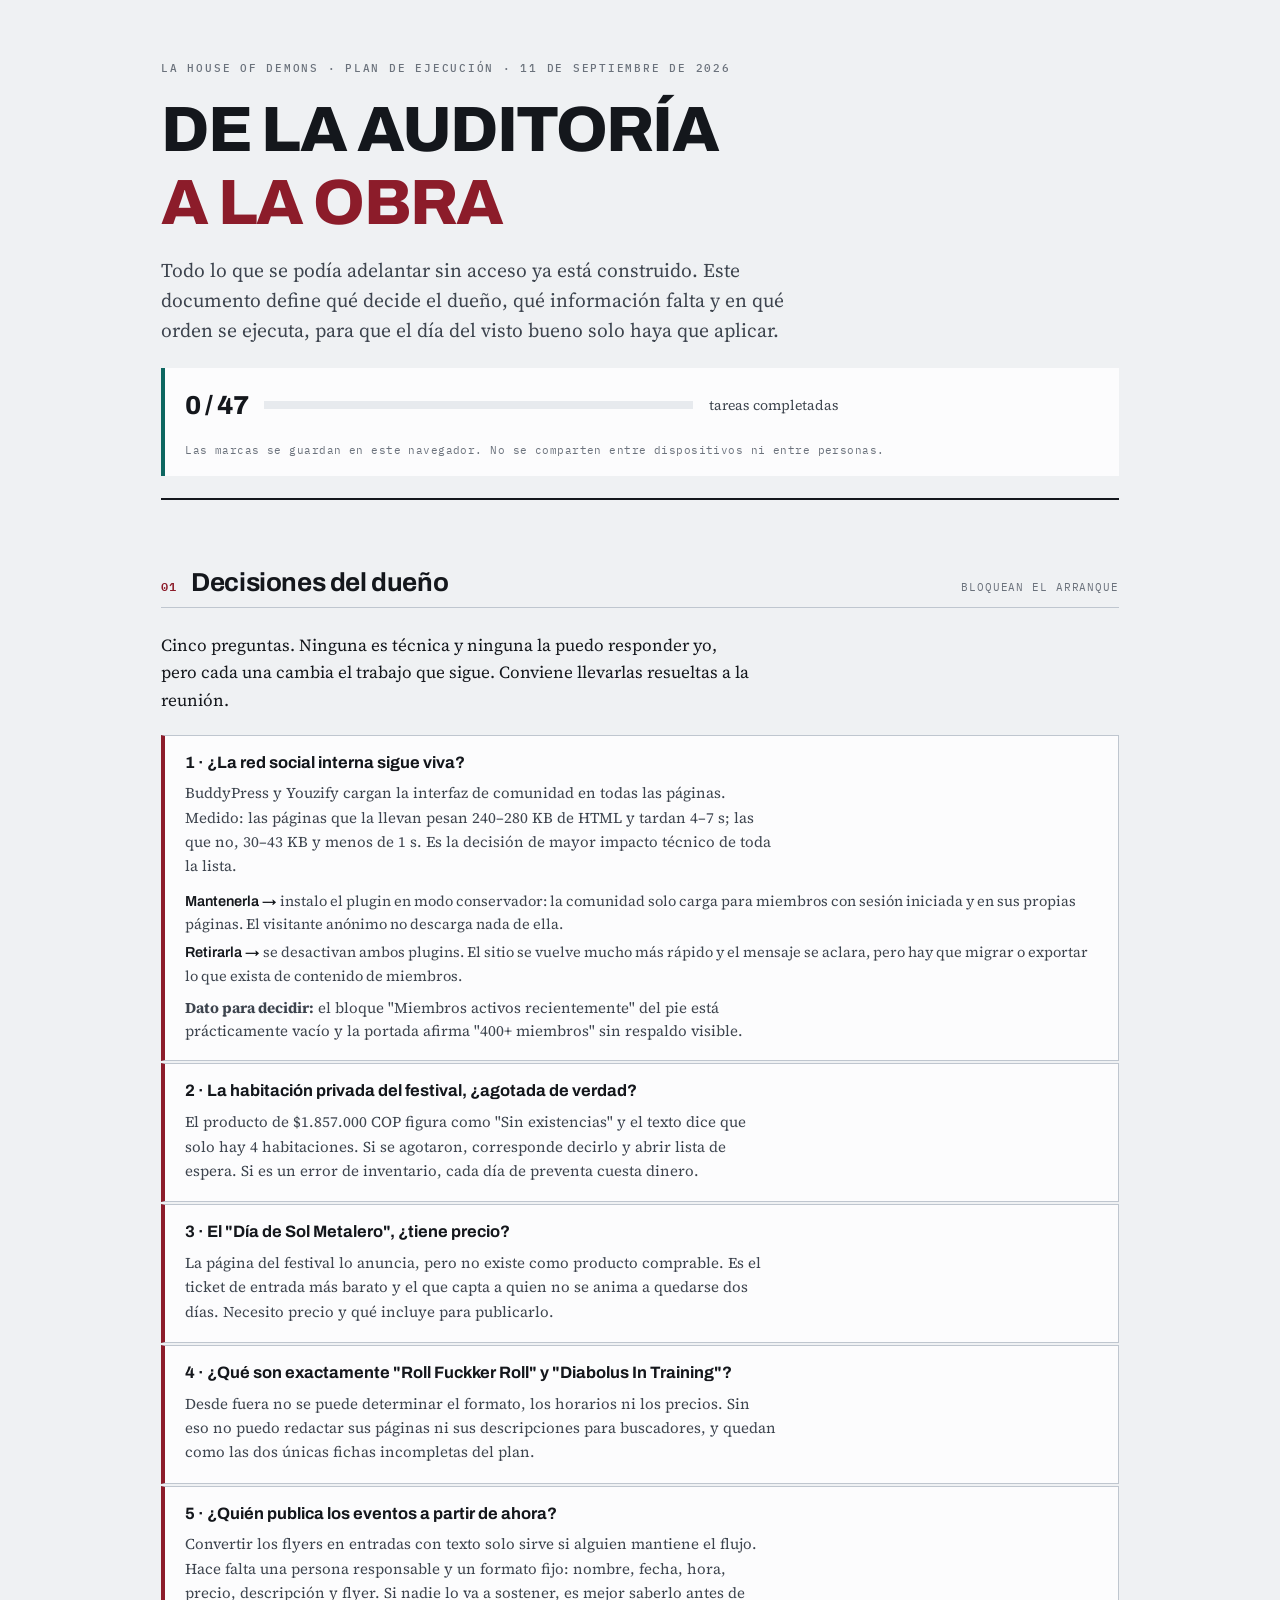
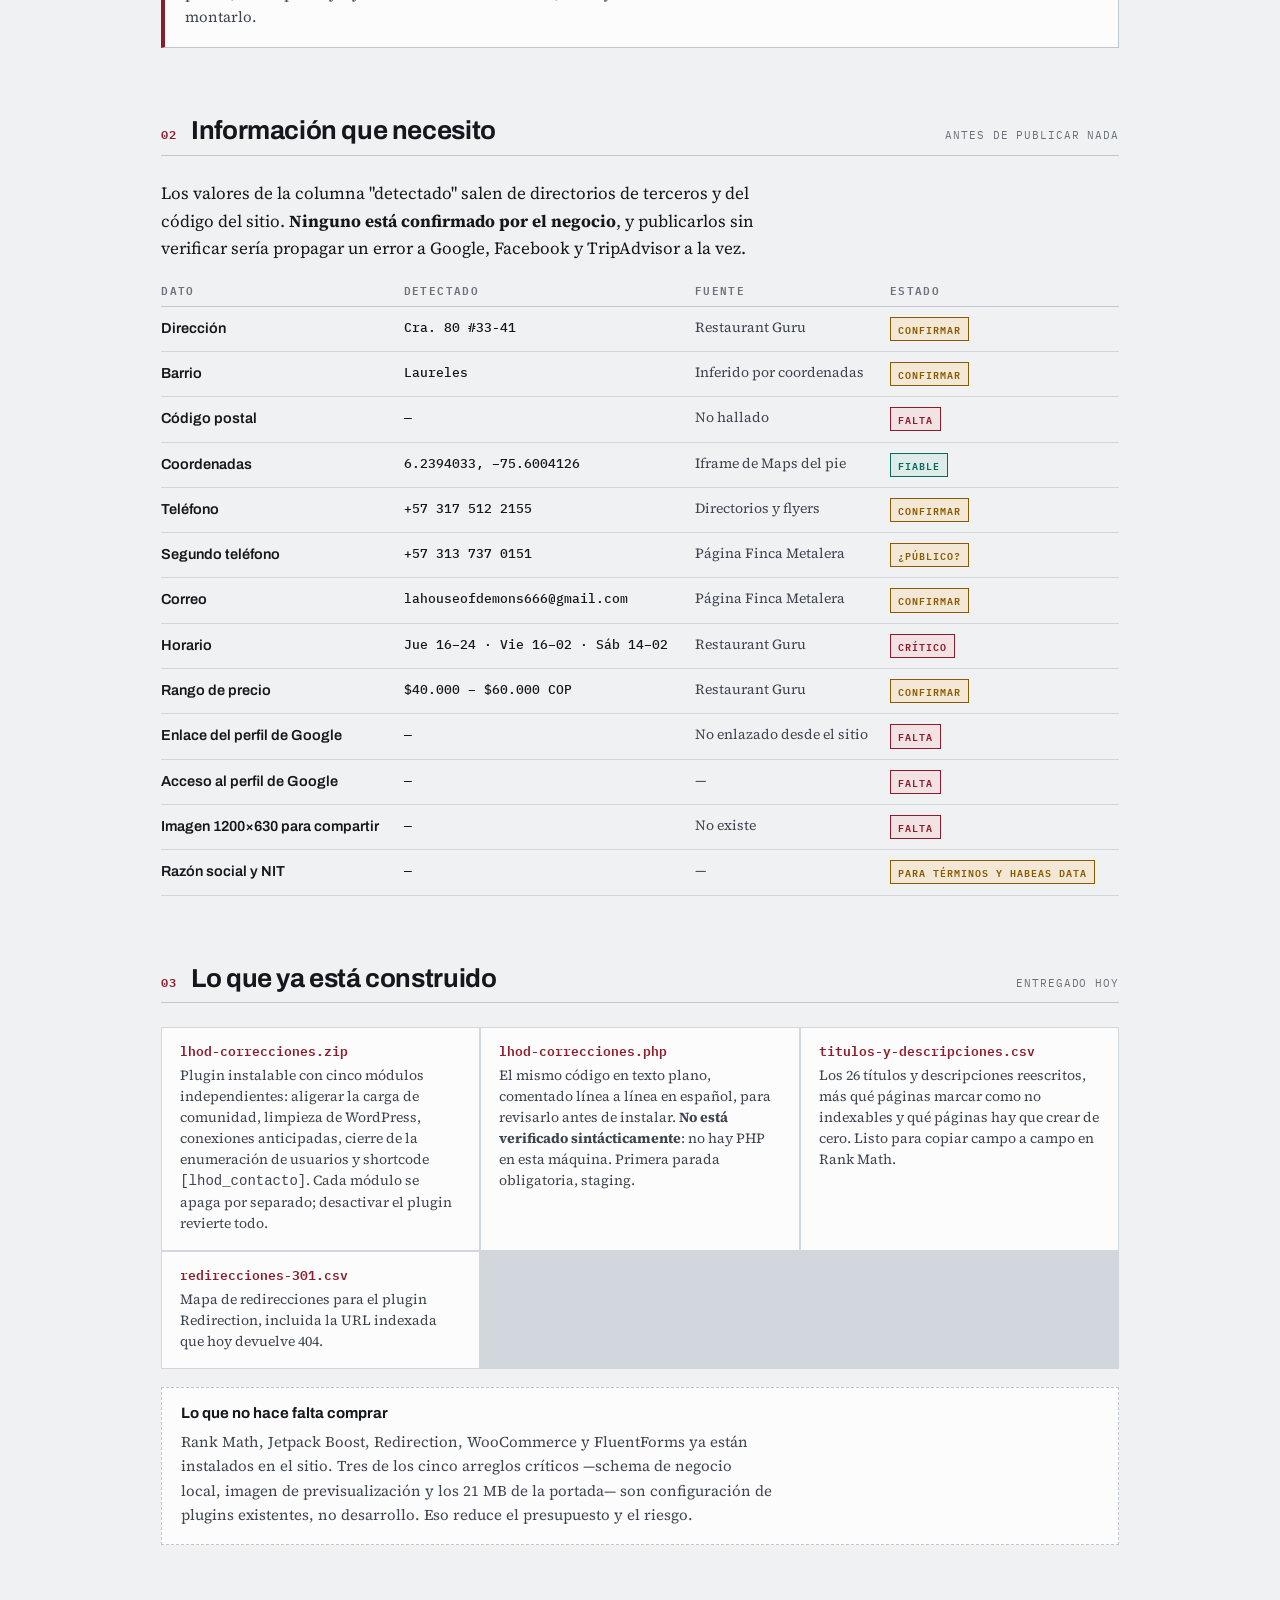
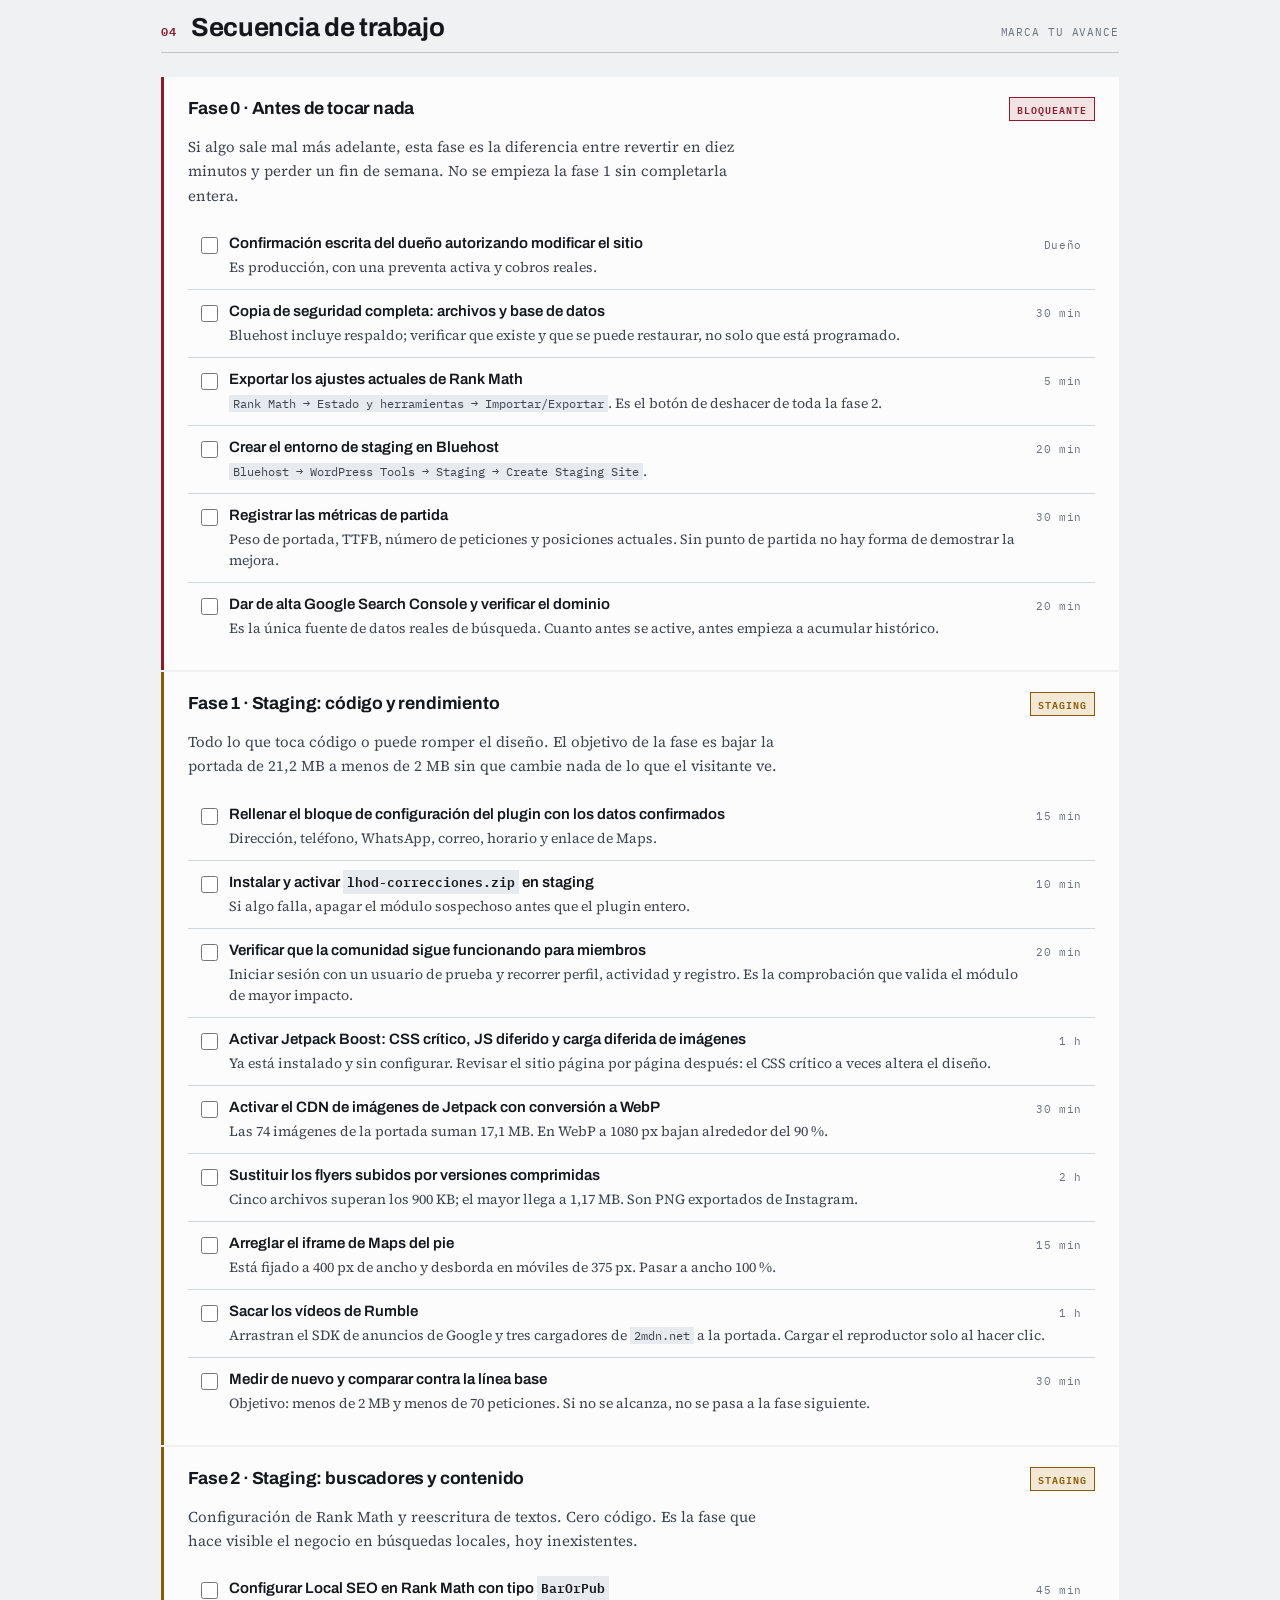
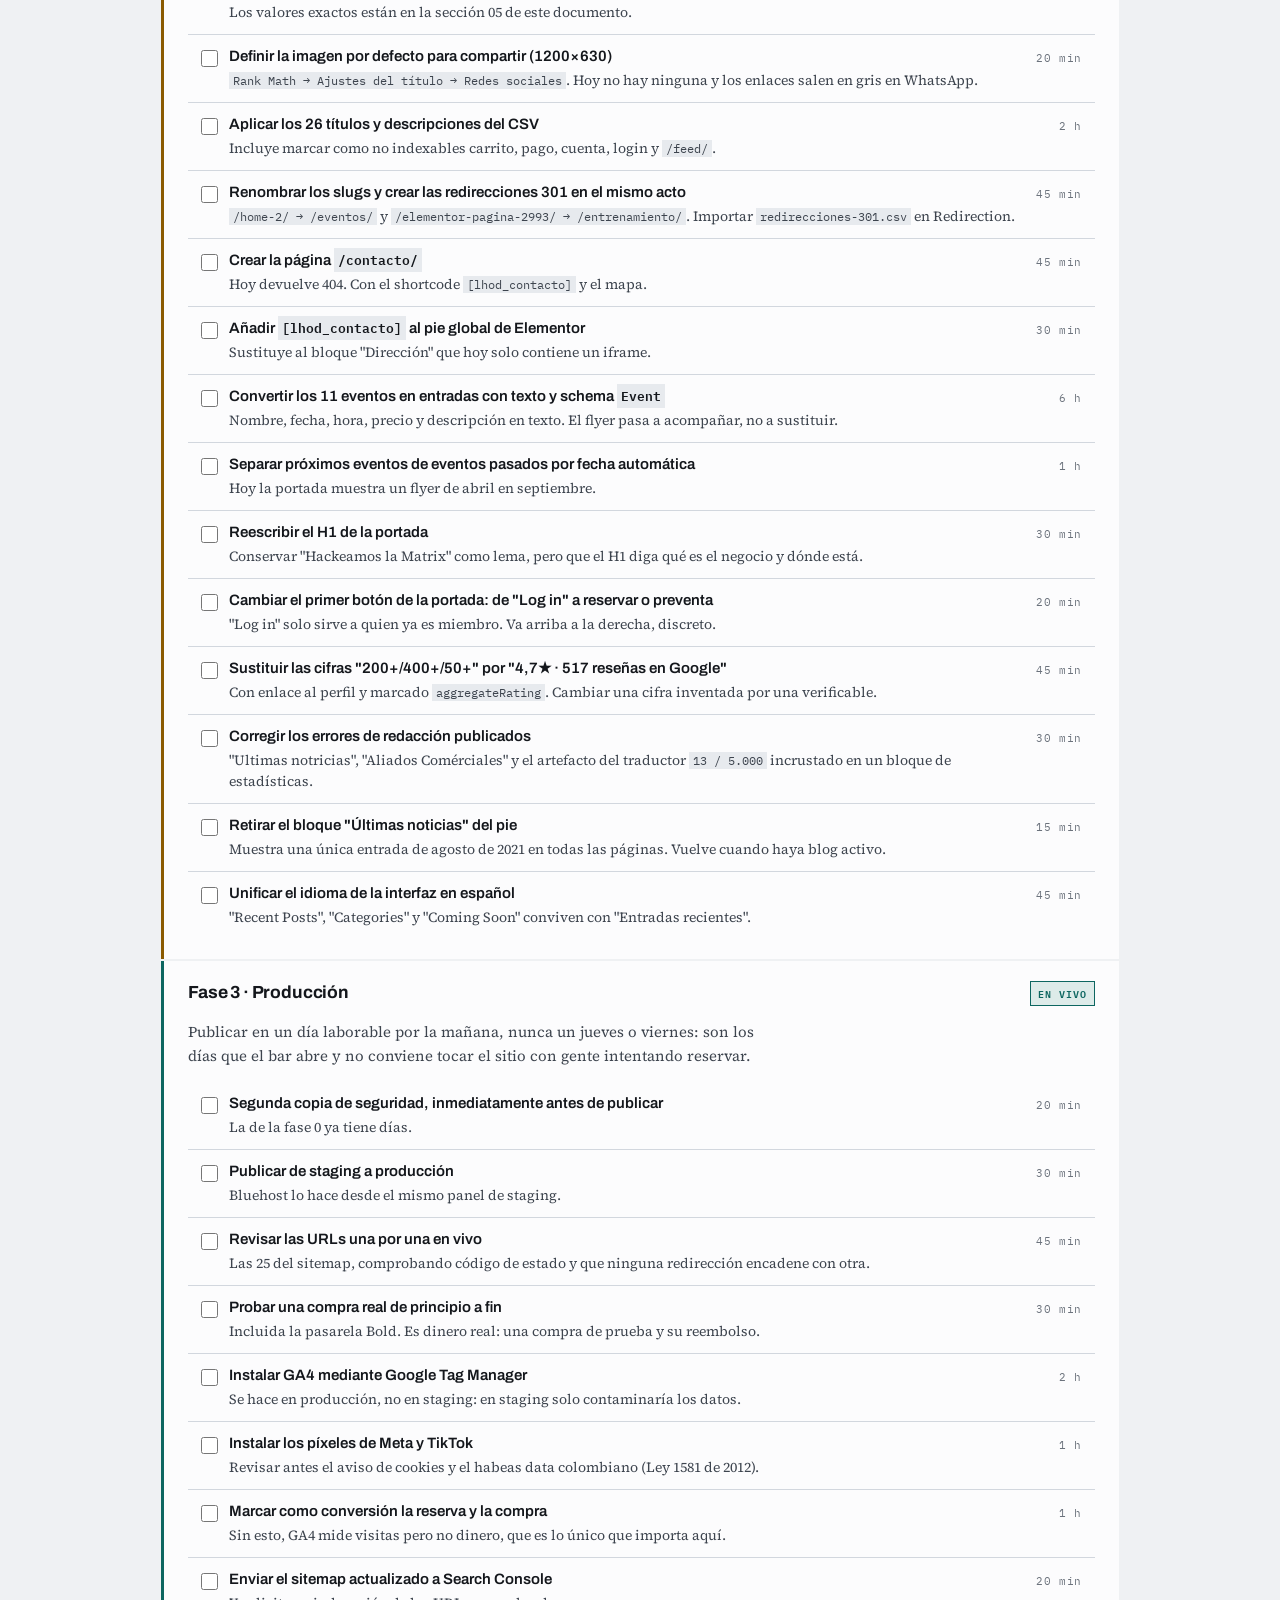
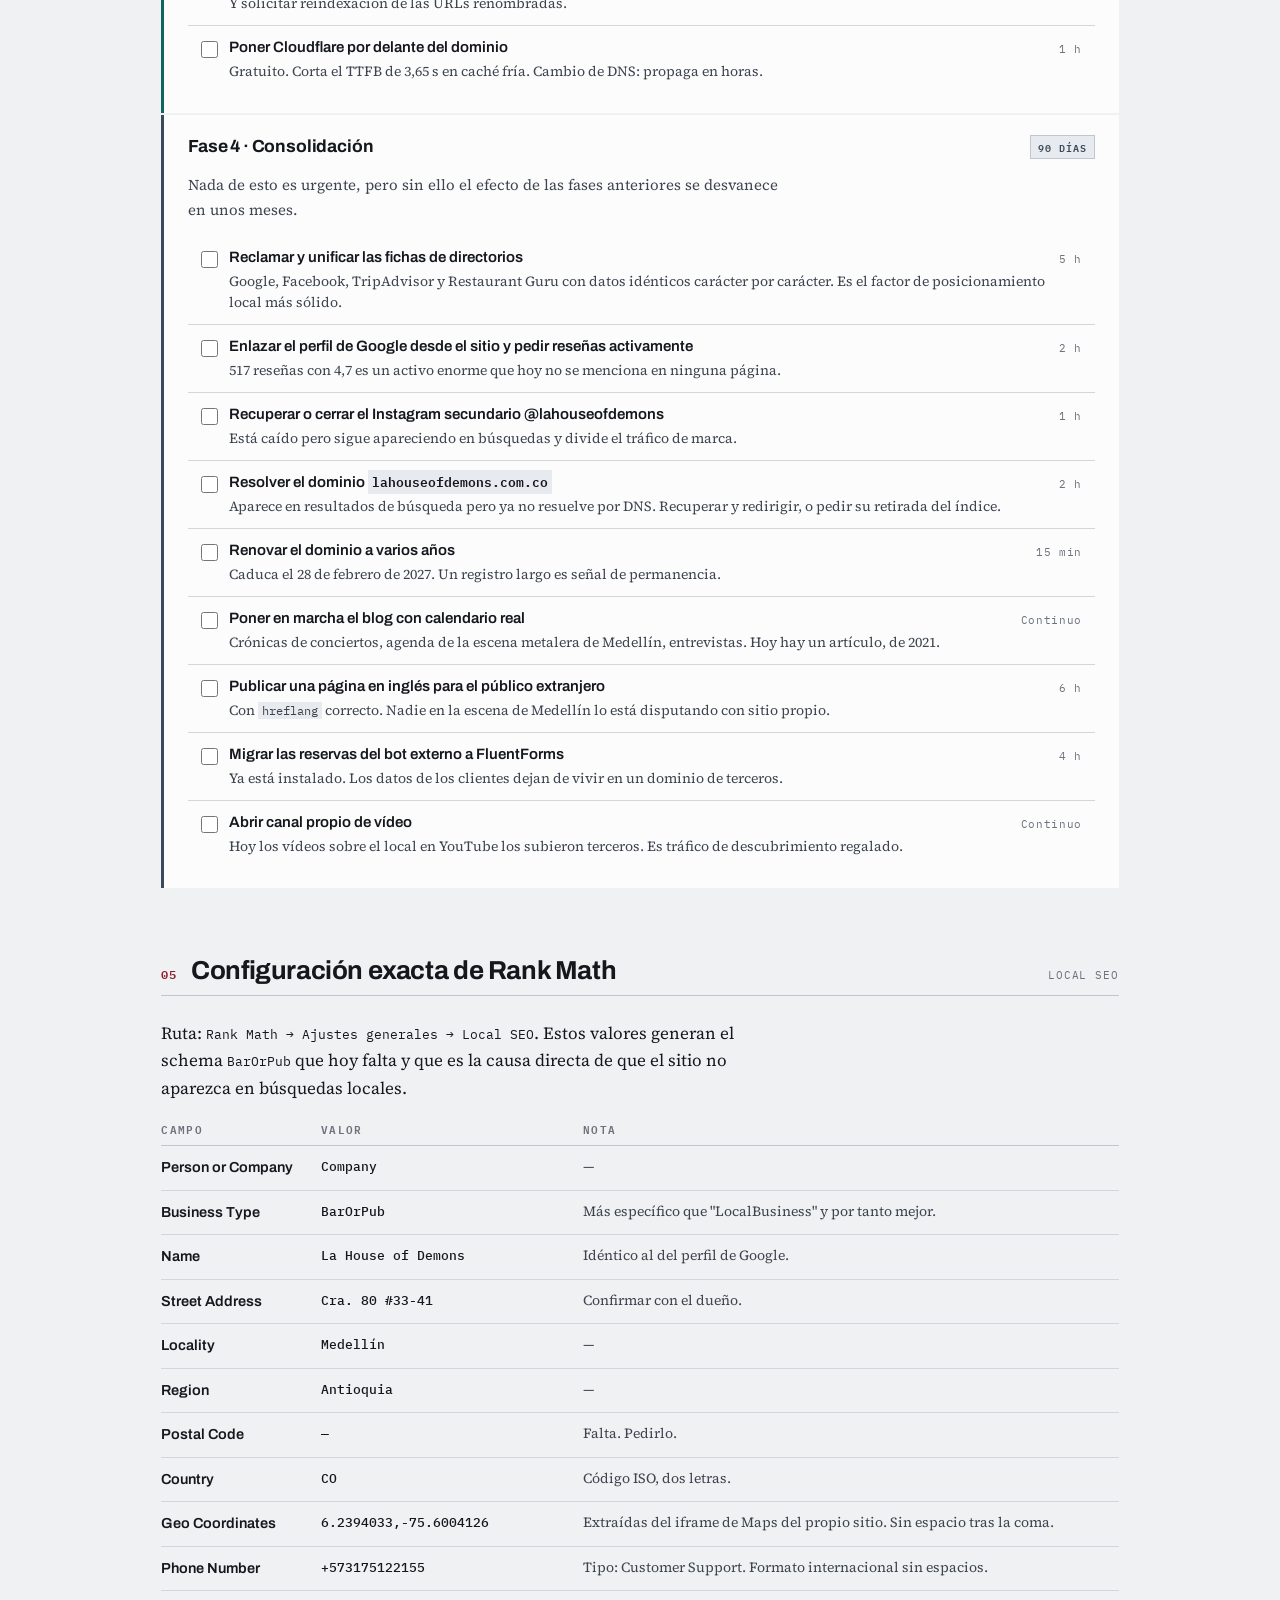
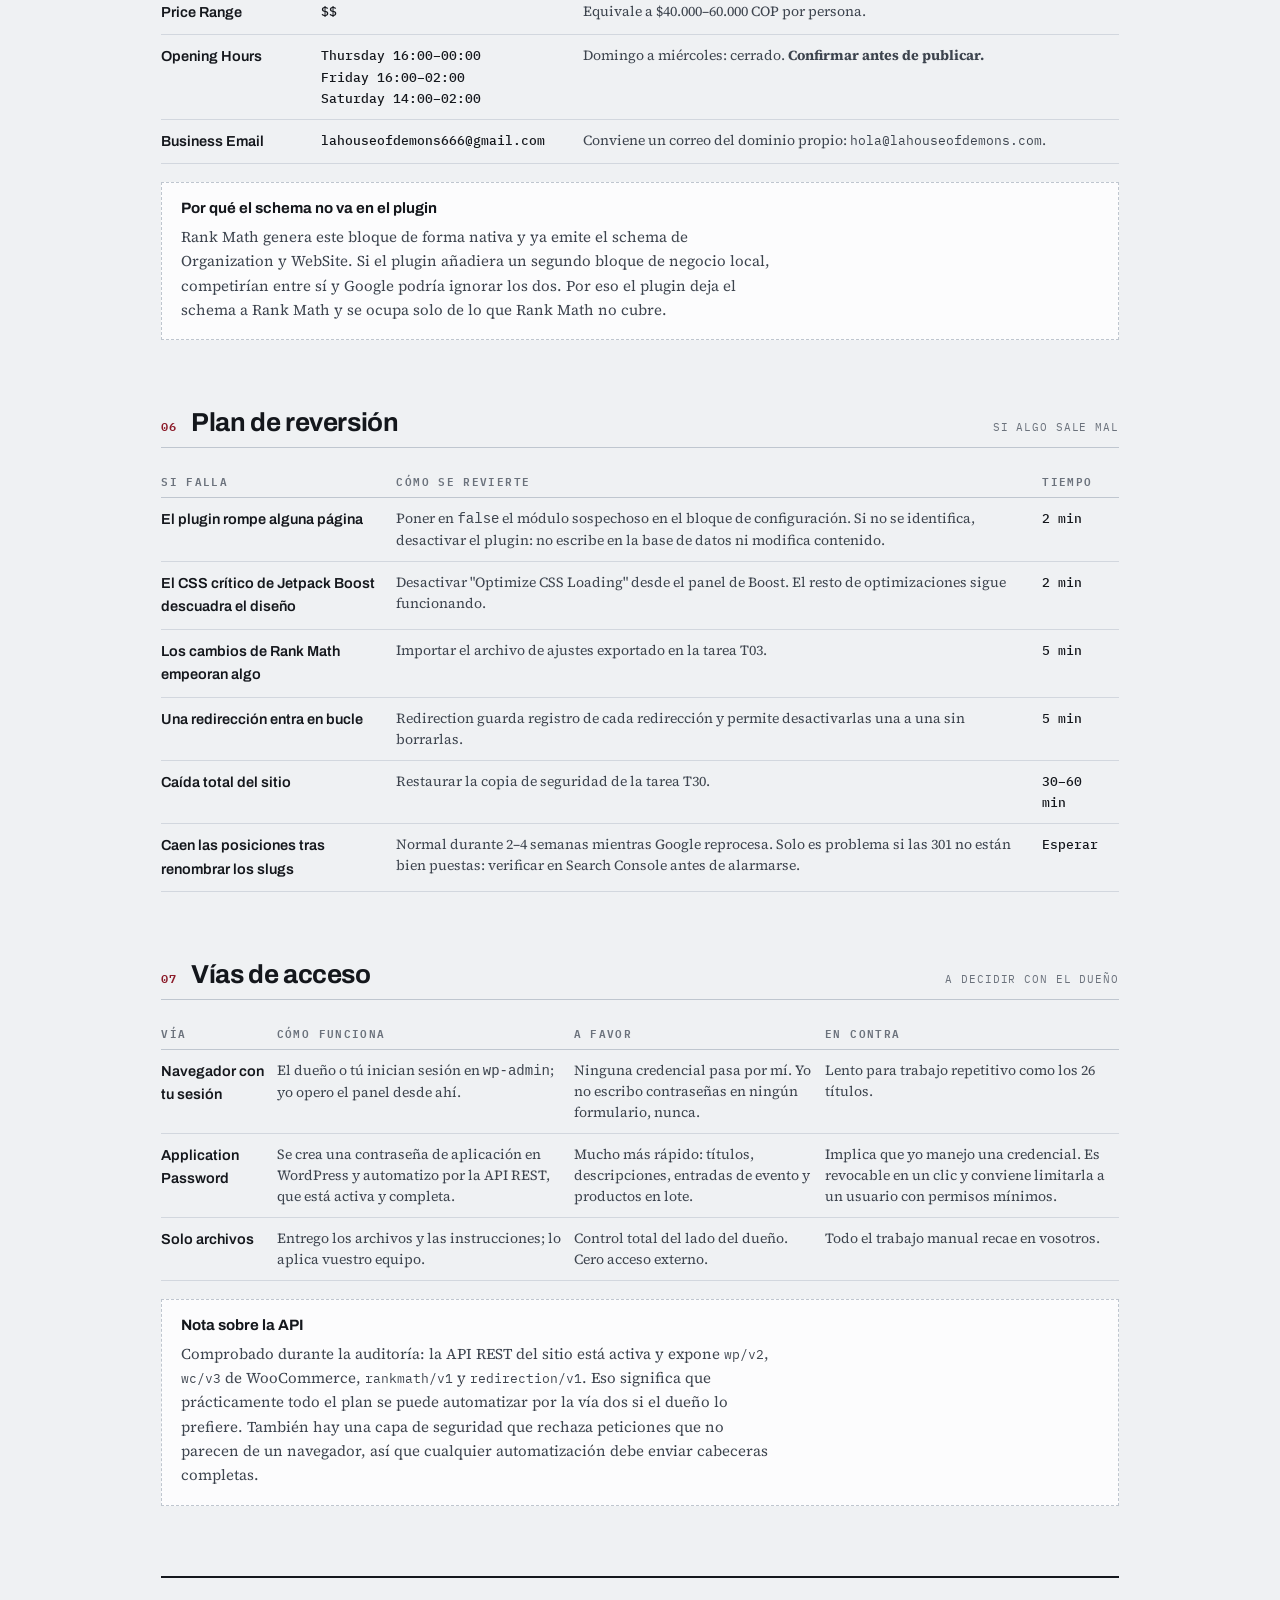
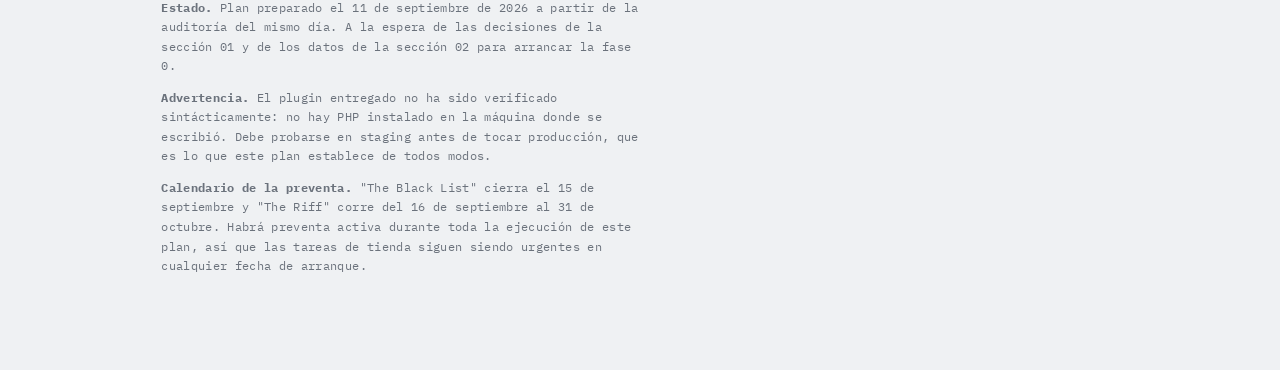
<file: docs/plan-ejecucion.html>
<!DOCTYPE html>
<html lang="es">
<head>
<meta charset="utf-8">
<meta name="viewport" content="width=device-width, initial-scale=1">
<meta name="robots" content="noindex, nofollow">
<title>Plan de Ejecución LHOD</title>
<link rel="preconnect" href="https://fonts.googleapis.com">
<link rel="preconnect" href="https://fonts.gstatic.com" crossorigin>
<link rel="stylesheet" href="https://fonts.googleapis.com/css2?family=Archivo:wght@500;600;700;800&family=IBM+Plex+Mono:wght@400;500;600&family=Source+Serif+4:opsz,wght@8..60,400;8..60,600&display=swap">

<style>
:root{
  --paper:#EFF1F3;
  --surface:#FCFCFD;
  --surface-2:#E7EAEE;
  --ink:#14171C;
  --ink-2:#3D444E;
  --ink-3:#6B727C;
  --rule:#D2D7DE;
  --rule-2:#BFC6CF;
  --blood:#8C1C2A;
  --blood-soft:#F2E2E4;
  --teal:#0D6660;
  --teal-soft:#DDEBE9;
  --amber:#8A5A00;
  --amber-soft:#F2E8D5;
  --slate:#3A4A5C;

  --f-display:"Archivo","Helvetica Neue",Arial,sans-serif;
  --f-body:"Source Serif 4",Georgia,"Times New Roman",serif;
  --f-mono:"IBM Plex Mono",ui-monospace,"SFMono-Regular",Consolas,monospace;

  --measure:66ch;
  --pad:clamp(18px,4vw,56px);
}
@media (prefers-color-scheme:dark){
  :root:not([data-theme="light"]){
    --paper:#101317; --surface:#171B20; --surface-2:#1F242A;
    --ink:#E6E9ED; --ink-2:#B3BAC3; --ink-3:#868E99;
    --rule:#2A3038; --rule-2:#3A424C;
    --blood:#E4697A; --blood-soft:#33191E;
    --teal:#4FBDB2; --teal-soft:#12292A;
    --amber:#D9A247; --amber-soft:#2B2415;
    --slate:#93A6BA;
  }
}
:root[data-theme="dark"]{
  --paper:#101317; --surface:#171B20; --surface-2:#1F242A;
  --ink:#E6E9ED; --ink-2:#B3BAC3; --ink-3:#868E99;
  --rule:#2A3038; --rule-2:#3A424C;
  --blood:#E4697A; --blood-soft:#33191E;
  --teal:#4FBDB2; --teal-soft:#12292A;
  --amber:#D9A247; --amber-soft:#2B2415;
  --slate:#93A6BA;
}

*{box-sizing:border-box}
body{background:var(--paper);color:var(--ink);font-family:var(--f-body);font-size:17px;line-height:1.62;-webkit-font-smoothing:antialiased}
.wrap{max-width:1060px;margin:0 auto;padding:0 var(--pad) 96px}
h1,h2,h3,h4{font-family:var(--f-display);text-wrap:balance;margin:0;line-height:1.14}
p{margin:0}
a{color:var(--blood);text-underline-offset:2px}
a:focus-visible{outline:2px solid var(--blood);outline-offset:3px;border-radius:2px}
.eyebrow{font-family:var(--f-mono);font-size:11px;font-weight:500;letter-spacing:.16em;text-transform:uppercase;color:var(--ink-3)}
.lede{font-size:19.5px;line-height:1.55;color:var(--ink-2);max-width:var(--measure)}
.body{max-width:var(--measure)}
.mono{font-family:var(--f-mono);font-size:13px;font-variant-numeric:tabular-nums}

/* masthead */
.masthead{border-bottom:2px solid var(--ink);padding:clamp(30px,6vw,60px) 0 22px;display:flex;flex-direction:column;gap:16px}
.masthead h1{font-size:clamp(34px,6.4vw,64px);font-weight:800;letter-spacing:-.025em;text-transform:uppercase}
.masthead h1 span{display:block;color:var(--blood)}

/* progress */
.progress{display:flex;align-items:center;gap:16px;flex-wrap:wrap;background:var(--surface);border-left:4px solid var(--teal);padding:16px 20px;margin-top:6px}
.progress-count{font-family:var(--f-display);font-size:26px;font-weight:800;font-variant-numeric:tabular-nums;letter-spacing:-.02em;white-space:nowrap}
.progress-bar{flex:1 1 200px;height:8px;background:var(--surface-2);overflow:hidden;min-width:140px}
.progress-fill{height:100%;width:0%;background:var(--teal);transition:width .25s ease}
.progress-note{font-family:var(--f-mono);font-size:11px;color:var(--ink-3);letter-spacing:.04em;flex:1 1 100%}
@media (prefers-reduced-motion:reduce){.progress-fill{transition:none}}

/* sections */
section{padding-top:clamp(42px,6vw,68px)}
.sec-head{display:flex;align-items:baseline;gap:14px;border-bottom:1px solid var(--rule-2);padding-bottom:9px;margin-bottom:24px;flex-wrap:wrap}
.sec-head h2{font-size:clamp(20px,3vw,26px);font-weight:700;letter-spacing:-.015em}
.sec-head .num{font-family:var(--f-mono);font-size:12px;font-weight:600;color:var(--blood);letter-spacing:.08em;flex:none}
.sec-head .tail{margin-left:auto;font-family:var(--f-mono);font-size:11px;color:var(--ink-3);letter-spacing:.08em;text-transform:uppercase}

/* phase */
.phase{background:var(--surface);border-left:3px solid var(--rule-2);padding:20px clamp(16px,2.4vw,24px);display:flex;flex-direction:column;gap:14px}
.phase + .phase{margin-top:2px}
.phase.p-block{border-left-color:var(--blood)}
.phase.p-stage{border-left-color:var(--amber)}
.phase.p-live{border-left-color:var(--teal)}
.phase.p-later{border-left-color:var(--slate)}
.phase-top{display:flex;align-items:baseline;gap:12px;flex-wrap:wrap}
.phase-top h3{font-size:17.5px;font-weight:700;letter-spacing:-.01em;flex:1 1 260px;min-width:0}
.phase-why{font-size:15px;color:var(--ink-2);max-width:74ch}

/* tasks */
ul.tasks{list-style:none;margin:0;padding:0;display:flex;flex-direction:column;gap:1px;background:var(--rule)}
ul.tasks li{background:var(--surface);padding:11px 13px;display:grid;grid-template-columns:auto minmax(0,1fr) auto;gap:11px;align-items:start}
.tasks input[type=checkbox]{width:17px;height:17px;margin:4px 0 0;accent-color:var(--teal);cursor:pointer;flex:none}
.tasks input[type=checkbox]:disabled{cursor:not-allowed;opacity:.45}
.tasks input:focus-visible{outline:2px solid var(--blood);outline-offset:2px}
.t-body{display:flex;flex-direction:column;gap:3px;min-width:0}
.t-title{font-family:var(--f-display);font-size:15px;font-weight:600;line-height:1.4}
.t-note{font-size:14px;color:var(--ink-2);line-height:1.5}
.t-note code,.t-title code{font-family:var(--f-mono);font-size:.87em;background:var(--surface-2);padding:1px 4px}
.t-meta{font-family:var(--f-mono);font-size:10.5px;color:var(--ink-3);letter-spacing:.06em;white-space:nowrap;padding-top:4px;text-align:right}
li.done .t-title{text-decoration:line-through;text-decoration-thickness:1px;color:var(--ink-3)}
li.done .t-note{color:var(--ink-3)}

/* chips */
.chip{display:inline-block;font-family:var(--f-mono);font-size:10px;font-weight:600;letter-spacing:.1em;text-transform:uppercase;padding:3px 7px;white-space:nowrap;border:1px solid}
.c-bad{color:var(--blood);border-color:var(--blood);background:var(--blood-soft)}
.c-ok{color:var(--teal);border-color:var(--teal);background:var(--teal-soft)}
.c-warn{color:var(--amber);border-color:var(--amber);background:var(--amber-soft)}
.c-neutral{color:var(--slate);border-color:var(--rule-2);background:var(--surface-2)}

/* decisions */
.decision{background:var(--surface);border:1px solid var(--rule-2);border-left:4px solid var(--blood);padding:18px 20px;display:flex;flex-direction:column;gap:9px}
.decision + .decision{margin-top:2px}
.decision h3{font-size:16.5px;font-weight:700}
.decision p{font-size:15px;color:var(--ink-2);max-width:74ch}
.decision .opts{display:flex;flex-direction:column;gap:5px;font-size:14.5px;color:var(--ink-2);margin-top:2px}
.decision .opts b{font-family:var(--f-display);color:var(--ink);font-weight:600}

/* tables */
.scroller{overflow-x:auto;-webkit-overflow-scrolling:touch}
table{border-collapse:collapse;width:100%;font-size:15px}
th{font-family:var(--f-mono);font-size:10.5px;font-weight:600;letter-spacing:.13em;text-transform:uppercase;color:var(--ink-3);text-align:left;padding:0 12px 8px 0;border-bottom:1px solid var(--rule-2);white-space:nowrap}
td{padding:10px 12px 10px 0;border-bottom:1px solid var(--rule);vertical-align:top}
td.k{font-family:var(--f-display);font-weight:600;font-size:14.5px}
td.n,td.v{font-family:var(--f-mono);font-size:13px;font-variant-numeric:tabular-nums}
td.v{color:var(--ink);font-weight:500}
.small{font-size:14px;color:var(--ink-2);line-height:1.5}

/* files */
.files{display:grid;grid-template-columns:repeat(auto-fit,minmax(260px,1fr));gap:2px;background:var(--rule);border:1px solid var(--rule);list-style:none;margin:0;padding:0}
.files li{background:var(--surface);padding:16px 18px;display:flex;flex-direction:column;gap:6px}
.files h3{font-family:var(--f-mono);font-size:13px;font-weight:600;color:var(--blood);word-break:break-all}
.files p{font-size:14px;color:var(--ink-2);line-height:1.5}

.note{border:1px dashed var(--rule-2);background:var(--surface);padding:17px 19px;display:flex;flex-direction:column;gap:8px}
.note h3{font-size:15px;font-weight:700}
.note p{font-size:15px;color:var(--ink-2);max-width:74ch}
.stack{display:flex;flex-direction:column;gap:18px}

footer{margin-top:70px;padding-top:20px;border-top:2px solid var(--ink);display:flex;flex-direction:column;gap:12px}
footer p{font-family:var(--f-mono);font-size:11.5px;color:var(--ink-3);letter-spacing:.03em;max-width:70ch;line-height:1.7}

@media (max-width:620px){
  body{font-size:16px}
  ul.tasks li{grid-template-columns:auto minmax(0,1fr)}
  .t-meta{grid-column:2;text-align:left;padding-top:0}
}
</style>
<style>
/* Reset mínimo: estos informes se escribieron para incrustarse. */
body{margin:0}img{max-width:100%}[hidden]{display:none!important}
</style>
</head>
<body>

<div class="wrap">

<header class="masthead">
  <p class="eyebrow">La House of Demons · Plan de ejecución · 11 de septiembre de 2026</p>
  <h1>De la auditoría <span>a la obra</span></h1>
  <p class="lede">Todo lo que se podía adelantar sin acceso ya está construido. Este documento define qué decide el dueño, qué información falta y en qué orden se ejecuta, para que el día del visto bueno solo haya que aplicar.</p>
  <div class="progress">
    <span class="progress-count"><span id="pDone">0</span> / <span id="pTotal">0</span></span>
    <div class="progress-bar"><div class="progress-fill" id="pFill"></div></div>
    <span class="small" style="flex:1 1 160px">tareas completadas</span>
    <p class="progress-note" id="pNote">Las marcas se guardan en este navegador. No se comparten entre dispositivos ni entre personas.</p>
  </div>
</header>

<section id="decisiones">
  <div class="sec-head"><span class="num">01</span><h2>Decisiones del dueño</h2><span class="tail">Bloquean el arranque</span></div>
  <p class="body" style="margin-bottom:20px">Cinco preguntas. Ninguna es técnica y ninguna la puedo responder yo, pero cada una cambia el trabajo que sigue. Conviene llevarlas resueltas a la reunión.</p>

  <div class="decision">
    <h3>1 · ¿La red social interna sigue viva?</h3>
    <p>BuddyPress y Youzify cargan la interfaz de comunidad en todas las páginas. Medido: las páginas que la llevan pesan 240–280 KB de HTML y tardan 4–7 s; las que no, 30–43 KB y menos de 1 s. Es la decisión de mayor impacto técnico de toda la lista.</p>
    <div class="opts">
      <span><b>Mantenerla →</b> instalo el plugin en modo conservador: la comunidad solo carga para miembros con sesión iniciada y en sus propias páginas. El visitante anónimo no descarga nada de ella.</span>
      <span><b>Retirarla →</b> se desactivan ambos plugins. El sitio se vuelve mucho más rápido y el mensaje se aclara, pero hay que migrar o exportar lo que exista de contenido de miembros.</span>
    </div>
    <p class="small"><strong>Dato para decidir:</strong> el bloque "Miembros activos recientemente" del pie está prácticamente vacío y la portada afirma "400+ miembros" sin respaldo visible.</p>
  </div>

  <div class="decision">
    <h3>2 · La habitación privada del festival, ¿agotada de verdad?</h3>
    <p>El producto de $1.857.000 COP figura como "Sin existencias" y el texto dice que solo hay 4 habitaciones. Si se agotaron, corresponde decirlo y abrir lista de espera. Si es un error de inventario, cada día de preventa cuesta dinero.</p>
  </div>

  <div class="decision">
    <h3>3 · El "Día de Sol Metalero", ¿tiene precio?</h3>
    <p>La página del festival lo anuncia, pero no existe como producto comprable. Es el ticket de entrada más barato y el que capta a quien no se anima a quedarse dos días. Necesito precio y qué incluye para publicarlo.</p>
  </div>

  <div class="decision">
    <h3>4 · ¿Qué son exactamente "Roll Fuckker Roll" y "Diabolus In Training"?</h3>
    <p>Desde fuera no se puede determinar el formato, los horarios ni los precios. Sin eso no puedo redactar sus páginas ni sus descripciones para buscadores, y quedan como las dos únicas fichas incompletas del plan.</p>
  </div>

  <div class="decision">
    <h3>5 · ¿Quién publica los eventos a partir de ahora?</h3>
    <p>Convertir los flyers en entradas con texto solo sirve si alguien mantiene el flujo. Hace falta una persona responsable y un formato fijo: nombre, fecha, hora, precio, descripción y flyer. Si nadie lo va a sostener, es mejor saberlo antes de montarlo.</p>
  </div>
</section>

<section id="datos">
  <div class="sec-head"><span class="num">02</span><h2>Información que necesito</h2><span class="tail">Antes de publicar nada</span></div>
  <p class="body" style="margin-bottom:18px">Los valores de la columna "detectado" salen de directorios de terceros y del código del sitio. <strong>Ninguno está confirmado por el negocio</strong>, y publicarlos sin verificar sería propagar un error a Google, Facebook y TripAdvisor a la vez.</p>
  <div class="scroller">
  <table>
    <thead><tr><th>Dato</th><th>Detectado</th><th>Fuente</th><th>Estado</th></tr></thead>
    <tbody>
      <tr><td class="k">Dirección</td><td class="v">Cra. 80 #33-41</td><td class="small">Restaurant Guru</td><td><span class="chip c-warn">Confirmar</span></td></tr>
      <tr><td class="k">Barrio</td><td class="v">Laureles</td><td class="small">Inferido por coordenadas</td><td><span class="chip c-warn">Confirmar</span></td></tr>
      <tr><td class="k">Código postal</td><td class="v">—</td><td class="small">No hallado</td><td><span class="chip c-bad">Falta</span></td></tr>
      <tr><td class="k">Coordenadas</td><td class="v">6.2394033, −75.6004126</td><td class="small">Iframe de Maps del pie</td><td><span class="chip c-ok">Fiable</span></td></tr>
      <tr><td class="k">Teléfono</td><td class="v">+57 317 512 2155</td><td class="small">Directorios y flyers</td><td><span class="chip c-warn">Confirmar</span></td></tr>
      <tr><td class="k">Segundo teléfono</td><td class="v">+57 313 737 0151</td><td class="small">Página Finca Metalera</td><td><span class="chip c-warn">¿Público?</span></td></tr>
      <tr><td class="k">Correo</td><td class="v">lahouseofdemons666@gmail.com</td><td class="small">Página Finca Metalera</td><td><span class="chip c-warn">Confirmar</span></td></tr>
      <tr><td class="k">Horario</td><td class="v">Jue 16–24 · Vie 16–02 · Sáb 14–02</td><td class="small">Restaurant Guru</td><td><span class="chip c-bad">Crítico</span></td></tr>
      <tr><td class="k">Rango de precio</td><td class="v">$40.000 – $60.000 COP</td><td class="small">Restaurant Guru</td><td><span class="chip c-warn">Confirmar</span></td></tr>
      <tr><td class="k">Enlace del perfil de Google</td><td class="v">—</td><td class="small">No enlazado desde el sitio</td><td><span class="chip c-bad">Falta</span></td></tr>
      <tr><td class="k">Acceso al perfil de Google</td><td class="v">—</td><td class="small">—</td><td><span class="chip c-bad">Falta</span></td></tr>
      <tr><td class="k">Imagen 1200×630 para compartir</td><td class="v">—</td><td class="small">No existe</td><td><span class="chip c-bad">Falta</span></td></tr>
      <tr><td class="k">Razón social y NIT</td><td class="v">—</td><td class="small">—</td><td><span class="chip c-warn">Para términos y habeas data</span></td></tr>
    </tbody>
  </table>
  </div>
</section>

<section id="listo">
  <div class="sec-head"><span class="num">03</span><h2>Lo que ya está construido</h2><span class="tail">Entregado hoy</span></div>
  <ul class="files">
    <li>
      <h3>lhod-correcciones.zip</h3>
      <p>Plugin instalable con cinco módulos independientes: aligerar la carga de comunidad, limpieza de WordPress, conexiones anticipadas, cierre de la enumeración de usuarios y shortcode <code>[lhod_contacto]</code>. Cada módulo se apaga por separado; desactivar el plugin revierte todo.</p>
    </li>
    <li>
      <h3>lhod-correcciones.php</h3>
      <p>El mismo código en texto plano, comentado línea a línea en español, para revisarlo antes de instalar. <strong>No está verificado sintácticamente</strong>: no hay PHP en esta máquina. Primera parada obligatoria, staging.</p>
    </li>
    <li>
      <h3>titulos-y-descripciones.csv</h3>
      <p>Los 26 títulos y descripciones reescritos, más qué páginas marcar como no indexables y qué páginas hay que crear de cero. Listo para copiar campo a campo en Rank Math.</p>
    </li>
    <li>
      <h3>redirecciones-301.csv</h3>
      <p>Mapa de redirecciones para el plugin Redirection, incluida la URL indexada que hoy devuelve 404.</p>
    </li>
  </ul>
  <div class="note" style="margin-top:18px">
    <h3>Lo que no hace falta comprar</h3>
    <p>Rank Math, Jetpack Boost, Redirection, WooCommerce y FluentForms ya están instalados en el sitio. Tres de los cinco arreglos críticos —schema de negocio local, imagen de previsualización y los 21 MB de la portada— son configuración de plugins existentes, no desarrollo. Eso reduce el presupuesto y el riesgo.</p>
  </div>
</section>

<section id="fases">
  <div class="sec-head"><span class="num">04</span><h2>Secuencia de trabajo</h2><span class="tail">Marca tu avance</span></div>

  <div class="phase p-block">
    <div class="phase-top"><h3>Fase 0 · Antes de tocar nada</h3><span class="chip c-bad">Bloqueante</span></div>
    <p class="phase-why">Si algo sale mal más adelante, esta fase es la diferencia entre revertir en diez minutos y perder un fin de semana. No se empieza la fase 1 sin completarla entera.</p>
    <ul class="tasks">
      <li><input type="checkbox" data-task="T01" id="T01"><div class="t-body"><label class="t-title" for="T01">Confirmación escrita del dueño autorizando modificar el sitio</label><span class="t-note">Es producción, con una preventa activa y cobros reales.</span></div><span class="t-meta">Dueño</span></li>
      <li><input type="checkbox" data-task="T02" id="T02"><div class="t-body"><label class="t-title" for="T02">Copia de seguridad completa: archivos y base de datos</label><span class="t-note">Bluehost incluye respaldo; verificar que existe y que se puede restaurar, no solo que está programado.</span></div><span class="t-meta">30 min</span></li>
      <li><input type="checkbox" data-task="T03" id="T03"><div class="t-body"><label class="t-title" for="T03">Exportar los ajustes actuales de Rank Math</label><span class="t-note"><code>Rank Math → Estado y herramientas → Importar/Exportar</code>. Es el botón de deshacer de toda la fase 2.</span></div><span class="t-meta">5 min</span></li>
      <li><input type="checkbox" data-task="T04" id="T04"><div class="t-body"><label class="t-title" for="T04">Crear el entorno de staging en Bluehost</label><span class="t-note"><code>Bluehost → WordPress Tools → Staging → Create Staging Site</code>.</span></div><span class="t-meta">20 min</span></li>
      <li><input type="checkbox" data-task="T05" id="T05"><div class="t-body"><label class="t-title" for="T05">Registrar las métricas de partida</label><span class="t-note">Peso de portada, TTFB, número de peticiones y posiciones actuales. Sin punto de partida no hay forma de demostrar la mejora.</span></div><span class="t-meta">30 min</span></li>
      <li><input type="checkbox" data-task="T06" id="T06"><div class="t-body"><label class="t-title" for="T06">Dar de alta Google Search Console y verificar el dominio</label><span class="t-note">Es la única fuente de datos reales de búsqueda. Cuanto antes se active, antes empieza a acumular histórico.</span></div><span class="t-meta">20 min</span></li>
    </ul>
  </div>

  <div class="phase p-stage">
    <div class="phase-top"><h3>Fase 1 · Staging: código y rendimiento</h3><span class="chip c-warn">Staging</span></div>
    <p class="phase-why">Todo lo que toca código o puede romper el diseño. El objetivo de la fase es bajar la portada de 21,2 MB a menos de 2 MB sin que cambie nada de lo que el visitante ve.</p>
    <ul class="tasks">
      <li><input type="checkbox" data-task="T07" id="T07"><div class="t-body"><label class="t-title" for="T07">Rellenar el bloque de configuración del plugin con los datos confirmados</label><span class="t-note">Dirección, teléfono, WhatsApp, correo, horario y enlace de Maps.</span></div><span class="t-meta">15 min</span></li>
      <li><input type="checkbox" data-task="T08" id="T08"><div class="t-body"><label class="t-title" for="T08">Instalar y activar <code>lhod-correcciones.zip</code> en staging</label><span class="t-note">Si algo falla, apagar el módulo sospechoso antes que el plugin entero.</span></div><span class="t-meta">10 min</span></li>
      <li><input type="checkbox" data-task="T09" id="T09"><div class="t-body"><label class="t-title" for="T09">Verificar que la comunidad sigue funcionando para miembros</label><span class="t-note">Iniciar sesión con un usuario de prueba y recorrer perfil, actividad y registro. Es la comprobación que valida el módulo de mayor impacto.</span></div><span class="t-meta">20 min</span></li>
      <li><input type="checkbox" data-task="T10" id="T10"><div class="t-body"><label class="t-title" for="T10">Activar Jetpack Boost: CSS crítico, JS diferido y carga diferida de imágenes</label><span class="t-note">Ya está instalado y sin configurar. Revisar el sitio página por página después: el CSS crítico a veces altera el diseño.</span></div><span class="t-meta">1 h</span></li>
      <li><input type="checkbox" data-task="T11" id="T11"><div class="t-body"><label class="t-title" for="T11">Activar el CDN de imágenes de Jetpack con conversión a WebP</label><span class="t-note">Las 74 imágenes de la portada suman 17,1 MB. En WebP a 1080 px bajan alrededor del 90 %.</span></div><span class="t-meta">30 min</span></li>
      <li><input type="checkbox" data-task="T12" id="T12"><div class="t-body"><label class="t-title" for="T12">Sustituir los flyers subidos por versiones comprimidas</label><span class="t-note">Cinco archivos superan los 900 KB; el mayor llega a 1,17 MB. Son PNG exportados de Instagram.</span></div><span class="t-meta">2 h</span></li>
      <li><input type="checkbox" data-task="T13" id="T13"><div class="t-body"><label class="t-title" for="T13">Arreglar el iframe de Maps del pie</label><span class="t-note">Está fijado a 400 px de ancho y desborda en móviles de 375 px. Pasar a ancho 100 %.</span></div><span class="t-meta">15 min</span></li>
      <li><input type="checkbox" data-task="T14" id="T14"><div class="t-body"><label class="t-title" for="T14">Sacar los vídeos de Rumble</label><span class="t-note">Arrastran el SDK de anuncios de Google y tres cargadores de <code>2mdn.net</code> a la portada. Cargar el reproductor solo al hacer clic.</span></div><span class="t-meta">1 h</span></li>
      <li><input type="checkbox" data-task="T15" id="T15"><div class="t-body"><label class="t-title" for="T15">Medir de nuevo y comparar contra la línea base</label><span class="t-note">Objetivo: menos de 2 MB y menos de 70 peticiones. Si no se alcanza, no se pasa a la fase siguiente.</span></div><span class="t-meta">30 min</span></li>
    </ul>
  </div>

  <div class="phase p-stage">
    <div class="phase-top"><h3>Fase 2 · Staging: buscadores y contenido</h3><span class="chip c-warn">Staging</span></div>
    <p class="phase-why">Configuración de Rank Math y reescritura de textos. Cero código. Es la fase que hace visible el negocio en búsquedas locales, hoy inexistentes.</p>
    <ul class="tasks">
      <li><input type="checkbox" data-task="T16" id="T16"><div class="t-body"><label class="t-title" for="T16">Configurar Local SEO en Rank Math con tipo <code>BarOrPub</code></label><span class="t-note">Los valores exactos están en la sección 05 de este documento.</span></div><span class="t-meta">45 min</span></li>
      <li><input type="checkbox" data-task="T17" id="T17"><div class="t-body"><label class="t-title" for="T17">Definir la imagen por defecto para compartir (1200×630)</label><span class="t-note"><code>Rank Math → Ajustes del título → Redes sociales</code>. Hoy no hay ninguna y los enlaces salen en gris en WhatsApp.</span></div><span class="t-meta">20 min</span></li>
      <li><input type="checkbox" data-task="T18" id="T18"><div class="t-body"><label class="t-title" for="T18">Aplicar los 26 títulos y descripciones del CSV</label><span class="t-note">Incluye marcar como no indexables carrito, pago, cuenta, login y <code>/feed/</code>.</span></div><span class="t-meta">2 h</span></li>
      <li><input type="checkbox" data-task="T19" id="T19"><div class="t-body"><label class="t-title" for="T19">Renombrar los slugs y crear las redirecciones 301 en el mismo acto</label><span class="t-note"><code>/home-2/ → /eventos/</code> y <code>/elementor-pagina-2993/ → /entrenamiento/</code>. Importar <code>redirecciones-301.csv</code> en Redirection.</span></div><span class="t-meta">45 min</span></li>
      <li><input type="checkbox" data-task="T20" id="T20"><div class="t-body"><label class="t-title" for="T20">Crear la página <code>/contacto/</code></label><span class="t-note">Hoy devuelve 404. Con el shortcode <code>[lhod_contacto]</code> y el mapa.</span></div><span class="t-meta">45 min</span></li>
      <li><input type="checkbox" data-task="T21" id="T21"><div class="t-body"><label class="t-title" for="T21">Añadir <code>[lhod_contacto]</code> al pie global de Elementor</label><span class="t-note">Sustituye al bloque "Dirección" que hoy solo contiene un iframe.</span></div><span class="t-meta">30 min</span></li>
      <li><input type="checkbox" data-task="T22" id="T22"><div class="t-body"><label class="t-title" for="T22">Convertir los 11 eventos en entradas con texto y schema <code>Event</code></label><span class="t-note">Nombre, fecha, hora, precio y descripción en texto. El flyer pasa a acompañar, no a sustituir.</span></div><span class="t-meta">6 h</span></li>
      <li><input type="checkbox" data-task="T23" id="T23"><div class="t-body"><label class="t-title" for="T23">Separar próximos eventos de eventos pasados por fecha automática</label><span class="t-note">Hoy la portada muestra un flyer de abril en septiembre.</span></div><span class="t-meta">1 h</span></li>
      <li><input type="checkbox" data-task="T24" id="T24"><div class="t-body"><label class="t-title" for="T24">Reescribir el H1 de la portada</label><span class="t-note">Conservar "Hackeamos la Matrix" como lema, pero que el H1 diga qué es el negocio y dónde está.</span></div><span class="t-meta">30 min</span></li>
      <li><input type="checkbox" data-task="T25" id="T25"><div class="t-body"><label class="t-title" for="T25">Cambiar el primer botón de la portada: de "Log in" a reservar o preventa</label><span class="t-note">"Log in" solo sirve a quien ya es miembro. Va arriba a la derecha, discreto.</span></div><span class="t-meta">20 min</span></li>
      <li><input type="checkbox" data-task="T26" id="T26"><div class="t-body"><label class="t-title" for="T26">Sustituir las cifras "200+/400+/50+" por "4,7★ · 517 reseñas en Google"</label><span class="t-note">Con enlace al perfil y marcado <code>aggregateRating</code>. Cambiar una cifra inventada por una verificable.</span></div><span class="t-meta">45 min</span></li>
      <li><input type="checkbox" data-task="T27" id="T27"><div class="t-body"><label class="t-title" for="T27">Corregir los errores de redacción publicados</label><span class="t-note">"Ultimas notricias", "Aliados Comérciales" y el artefacto del traductor <code>13 / 5.000</code> incrustado en un bloque de estadísticas.</span></div><span class="t-meta">30 min</span></li>
      <li><input type="checkbox" data-task="T28" id="T28"><div class="t-body"><label class="t-title" for="T28">Retirar el bloque "Últimas noticias" del pie</label><span class="t-note">Muestra una única entrada de agosto de 2021 en todas las páginas. Vuelve cuando haya blog activo.</span></div><span class="t-meta">15 min</span></li>
      <li><input type="checkbox" data-task="T29" id="T29"><div class="t-body"><label class="t-title" for="T29">Unificar el idioma de la interfaz en español</label><span class="t-note">"Recent Posts", "Categories" y "Coming Soon" conviven con "Entradas recientes".</span></div><span class="t-meta">45 min</span></li>
    </ul>
  </div>

  <div class="phase p-live">
    <div class="phase-top"><h3>Fase 3 · Producción</h3><span class="chip c-ok">En vivo</span></div>
    <p class="phase-why">Publicar en un día laborable por la mañana, nunca un jueves o viernes: son los días que el bar abre y no conviene tocar el sitio con gente intentando reservar.</p>
    <ul class="tasks">
      <li><input type="checkbox" data-task="T30" id="T30"><div class="t-body"><label class="t-title" for="T30">Segunda copia de seguridad, inmediatamente antes de publicar</label><span class="t-note">La de la fase 0 ya tiene días.</span></div><span class="t-meta">20 min</span></li>
      <li><input type="checkbox" data-task="T31" id="T31"><div class="t-body"><label class="t-title" for="T31">Publicar de staging a producción</label><span class="t-note">Bluehost lo hace desde el mismo panel de staging.</span></div><span class="t-meta">30 min</span></li>
      <li><input type="checkbox" data-task="T32" id="T32"><div class="t-body"><label class="t-title" for="T32">Revisar las URLs una por una en vivo</label><span class="t-note">Las 25 del sitemap, comprobando código de estado y que ninguna redirección encadene con otra.</span></div><span class="t-meta">45 min</span></li>
      <li><input type="checkbox" data-task="T33" id="T33"><div class="t-body"><label class="t-title" for="T33">Probar una compra real de principio a fin</label><span class="t-note">Incluida la pasarela Bold. Es dinero real: una compra de prueba y su reembolso.</span></div><span class="t-meta">30 min</span></li>
      <li><input type="checkbox" data-task="T34" id="T34"><div class="t-body"><label class="t-title" for="T34">Instalar GA4 mediante Google Tag Manager</label><span class="t-note">Se hace en producción, no en staging: en staging solo contaminaría los datos.</span></div><span class="t-meta">2 h</span></li>
      <li><input type="checkbox" data-task="T35" id="T35"><div class="t-body"><label class="t-title" for="T35">Instalar los píxeles de Meta y TikTok</label><span class="t-note">Revisar antes el aviso de cookies y el habeas data colombiano (Ley 1581 de 2012).</span></div><span class="t-meta">1 h</span></li>
      <li><input type="checkbox" data-task="T36" id="T36"><div class="t-body"><label class="t-title" for="T36">Marcar como conversión la reserva y la compra</label><span class="t-note">Sin esto, GA4 mide visitas pero no dinero, que es lo único que importa aquí.</span></div><span class="t-meta">1 h</span></li>
      <li><input type="checkbox" data-task="T37" id="T37"><div class="t-body"><label class="t-title" for="T37">Enviar el sitemap actualizado a Search Console</label><span class="t-note">Y solicitar reindexación de las URLs renombradas.</span></div><span class="t-meta">20 min</span></li>
      <li><input type="checkbox" data-task="T38" id="T38"><div class="t-body"><label class="t-title" for="T38">Poner Cloudflare por delante del dominio</label><span class="t-note">Gratuito. Corta el TTFB de 3,65 s en caché fría. Cambio de DNS: propaga en horas.</span></div><span class="t-meta">1 h</span></li>
    </ul>
  </div>

  <div class="phase p-later">
    <div class="phase-top"><h3>Fase 4 · Consolidación</h3><span class="chip c-neutral">90 días</span></div>
    <p class="phase-why">Nada de esto es urgente, pero sin ello el efecto de las fases anteriores se desvanece en unos meses.</p>
    <ul class="tasks">
      <li><input type="checkbox" data-task="T39" id="T39"><div class="t-body"><label class="t-title" for="T39">Reclamar y unificar las fichas de directorios</label><span class="t-note">Google, Facebook, TripAdvisor y Restaurant Guru con datos idénticos carácter por carácter. Es el factor de posicionamiento local más sólido.</span></div><span class="t-meta">5 h</span></li>
      <li><input type="checkbox" data-task="T40" id="T40"><div class="t-body"><label class="t-title" for="T40">Enlazar el perfil de Google desde el sitio y pedir reseñas activamente</label><span class="t-note">517 reseñas con 4,7 es un activo enorme que hoy no se menciona en ninguna página.</span></div><span class="t-meta">2 h</span></li>
      <li><input type="checkbox" data-task="T41" id="T41"><div class="t-body"><label class="t-title" for="T41">Recuperar o cerrar el Instagram secundario @lahouseofdemons</label><span class="t-note">Está caído pero sigue apareciendo en búsquedas y divide el tráfico de marca.</span></div><span class="t-meta">1 h</span></li>
      <li><input type="checkbox" data-task="T42" id="T42"><div class="t-body"><label class="t-title" for="T42">Resolver el dominio <code>lahouseofdemons.com.co</code></label><span class="t-note">Aparece en resultados de búsqueda pero ya no resuelve por DNS. Recuperar y redirigir, o pedir su retirada del índice.</span></div><span class="t-meta">2 h</span></li>
      <li><input type="checkbox" data-task="T43" id="T43"><div class="t-body"><label class="t-title" for="T43">Renovar el dominio a varios años</label><span class="t-note">Caduca el 28 de febrero de 2027. Un registro largo es señal de permanencia.</span></div><span class="t-meta">15 min</span></li>
      <li><input type="checkbox" data-task="T44" id="T44"><div class="t-body"><label class="t-title" for="T44">Poner en marcha el blog con calendario real</label><span class="t-note">Crónicas de conciertos, agenda de la escena metalera de Medellín, entrevistas. Hoy hay un artículo, de 2021.</span></div><span class="t-meta">Continuo</span></li>
      <li><input type="checkbox" data-task="T45" id="T45"><div class="t-body"><label class="t-title" for="T45">Publicar una página en inglés para el público extranjero</label><span class="t-note">Con <code>hreflang</code> correcto. Nadie en la escena de Medellín lo está disputando con sitio propio.</span></div><span class="t-meta">6 h</span></li>
      <li><input type="checkbox" data-task="T46" id="T46"><div class="t-body"><label class="t-title" for="T46">Migrar las reservas del bot externo a FluentForms</label><span class="t-note">Ya está instalado. Los datos de los clientes dejan de vivir en un dominio de terceros.</span></div><span class="t-meta">4 h</span></li>
      <li><input type="checkbox" data-task="T47" id="T47"><div class="t-body"><label class="t-title" for="T47">Abrir canal propio de vídeo</label><span class="t-note">Hoy los vídeos sobre el local en YouTube los subieron terceros. Es tráfico de descubrimiento regalado.</span></div><span class="t-meta">Continuo</span></li>
    </ul>
  </div>
</section>

<section id="rankmath">
  <div class="sec-head"><span class="num">05</span><h2>Configuración exacta de Rank Math</h2><span class="tail">Local SEO</span></div>
  <p class="body" style="margin-bottom:18px">Ruta: <span class="mono">Rank Math → Ajustes generales → Local SEO</span>. Estos valores generan el schema <span class="mono">BarOrPub</span> que hoy falta y que es la causa directa de que el sitio no aparezca en búsquedas locales.</p>
  <div class="scroller">
  <table>
    <thead><tr><th>Campo</th><th>Valor</th><th>Nota</th></tr></thead>
    <tbody>
      <tr><td class="k">Person or Company</td><td class="v">Company</td><td class="small">—</td></tr>
      <tr><td class="k">Business Type</td><td class="v">BarOrPub</td><td class="small">Más específico que "LocalBusiness" y por tanto mejor.</td></tr>
      <tr><td class="k">Name</td><td class="v">La House of Demons</td><td class="small">Idéntico al del perfil de Google.</td></tr>
      <tr><td class="k">Street Address</td><td class="v">Cra. 80 #33-41</td><td class="small">Confirmar con el dueño.</td></tr>
      <tr><td class="k">Locality</td><td class="v">Medellín</td><td class="small">—</td></tr>
      <tr><td class="k">Region</td><td class="v">Antioquia</td><td class="small">—</td></tr>
      <tr><td class="k">Postal Code</td><td class="v">—</td><td class="small">Falta. Pedirlo.</td></tr>
      <tr><td class="k">Country</td><td class="v">CO</td><td class="small">Código ISO, dos letras.</td></tr>
      <tr><td class="k">Geo Coordinates</td><td class="v">6.2394033,-75.6004126</td><td class="small">Extraídas del iframe de Maps del propio sitio. Sin espacio tras la coma.</td></tr>
      <tr><td class="k">Phone Number</td><td class="v">+573175122155</td><td class="small">Tipo: Customer Support. Formato internacional sin espacios.</td></tr>
      <tr><td class="k">Price Range</td><td class="v">$$</td><td class="small">Equivale a $40.000–60.000 COP por persona.</td></tr>
      <tr><td class="k">Opening Hours</td><td class="v">Thursday 16:00–00:00<br>Friday 16:00–02:00<br>Saturday 14:00–02:00</td><td class="small">Domingo a miércoles: cerrado. <strong>Confirmar antes de publicar.</strong></td></tr>
      <tr><td class="k">Business Email</td><td class="v">lahouseofdemons666@gmail.com</td><td class="small">Conviene un correo del dominio propio: <span class="mono">hola@lahouseofdemons.com</span>.</td></tr>
    </tbody>
  </table>
  </div>
  <div class="note" style="margin-top:18px">
    <h3>Por qué el schema no va en el plugin</h3>
    <p>Rank Math genera este bloque de forma nativa y ya emite el schema de Organization y WebSite. Si el plugin añadiera un segundo bloque de negocio local, competirían entre sí y Google podría ignorar los dos. Por eso el plugin deja el schema a Rank Math y se ocupa solo de lo que Rank Math no cubre.</p>
  </div>
</section>

<section id="reversion">
  <div class="sec-head"><span class="num">06</span><h2>Plan de reversión</h2><span class="tail">Si algo sale mal</span></div>
  <div class="scroller">
  <table>
    <thead><tr><th>Si falla</th><th>Cómo se revierte</th><th>Tiempo</th></tr></thead>
    <tbody>
      <tr><td class="k">El plugin rompe alguna página</td><td class="small">Poner en <code>false</code> el módulo sospechoso en el bloque de configuración. Si no se identifica, desactivar el plugin: no escribe en la base de datos ni modifica contenido.</td><td class="v">2 min</td></tr>
      <tr><td class="k">El CSS crítico de Jetpack Boost descuadra el diseño</td><td class="small">Desactivar "Optimize CSS Loading" desde el panel de Boost. El resto de optimizaciones sigue funcionando.</td><td class="v">2 min</td></tr>
      <tr><td class="k">Los cambios de Rank Math empeoran algo</td><td class="small">Importar el archivo de ajustes exportado en la tarea T03.</td><td class="v">5 min</td></tr>
      <tr><td class="k">Una redirección entra en bucle</td><td class="small">Redirection guarda registro de cada redirección y permite desactivarlas una a una sin borrarlas.</td><td class="v">5 min</td></tr>
      <tr><td class="k">Caída total del sitio</td><td class="small">Restaurar la copia de seguridad de la tarea T30.</td><td class="v">30–60 min</td></tr>
      <tr><td class="k">Caen las posiciones tras renombrar los slugs</td><td class="small">Normal durante 2–4 semanas mientras Google reprocesa. Solo es problema si las 301 no están bien puestas: verificar en Search Console antes de alarmarse.</td><td class="v">Esperar</td></tr>
    </tbody>
  </table>
  </div>
</section>

<section id="acceso">
  <div class="sec-head"><span class="num">07</span><h2>Vías de acceso</h2><span class="tail">A decidir con el dueño</span></div>
  <div class="scroller">
  <table>
    <thead><tr><th>Vía</th><th>Cómo funciona</th><th>A favor</th><th>En contra</th></tr></thead>
    <tbody>
      <tr>
        <td class="k">Navegador con tu sesión</td>
        <td class="small">El dueño o tú inician sesión en <code>wp-admin</code>; yo opero el panel desde ahí.</td>
        <td class="small">Ninguna credencial pasa por mí. Yo no escribo contraseñas en ningún formulario, nunca.</td>
        <td class="small">Lento para trabajo repetitivo como los 26 títulos.</td>
      </tr>
      <tr>
        <td class="k">Application Password</td>
        <td class="small">Se crea una contraseña de aplicación en WordPress y automatizo por la API REST, que está activa y completa.</td>
        <td class="small">Mucho más rápido: títulos, descripciones, entradas de evento y productos en lote.</td>
        <td class="small">Implica que yo manejo una credencial. Es revocable en un clic y conviene limitarla a un usuario con permisos mínimos.</td>
      </tr>
      <tr>
        <td class="k">Solo archivos</td>
        <td class="small">Entrego los archivos y las instrucciones; lo aplica vuestro equipo.</td>
        <td class="small">Control total del lado del dueño. Cero acceso externo.</td>
        <td class="small">Todo el trabajo manual recae en vosotros.</td>
      </tr>
    </tbody>
  </table>
  </div>
  <div class="note" style="margin-top:18px">
    <h3>Nota sobre la API</h3>
    <p>Comprobado durante la auditoría: la API REST del sitio está activa y expone <span class="mono">wp/v2</span>, <span class="mono">wc/v3</span> de WooCommerce, <span class="mono">rankmath/v1</span> y <span class="mono">redirection/v1</span>. Eso significa que prácticamente todo el plan se puede automatizar por la vía dos si el dueño lo prefiere. También hay una capa de seguridad que rechaza peticiones que no parecen de un navegador, así que cualquier automatización debe enviar cabeceras completas.</p>
  </div>
</section>

<footer>
  <p><strong>Estado.</strong> Plan preparado el 11 de septiembre de 2026 a partir de la auditoría del mismo día. A la espera de las decisiones de la sección 01 y de los datos de la sección 02 para arrancar la fase 0.</p>
  <p><strong>Advertencia.</strong> El plugin entregado no ha sido verificado sintácticamente: no hay PHP instalado en la máquina donde se escribió. Debe probarse en staging antes de tocar producción, que es lo que este plan establece de todos modos.</p>
  <p><strong>Calendario de la preventa.</strong> "The Black List" cierra el 15 de septiembre y "The Riff" corre del 16 de septiembre al 31 de octubre. Habrá preventa activa durante toda la ejecución de este plan, así que las tareas de tienda siguen siendo urgentes en cualquier fecha de arranque.</p>
</footer>

</div>

<script>
(function () {
  "use strict";
  var CLAVE = "lhod-plan-v1";
  var cajas = Array.prototype.slice.call(document.querySelectorAll("input[data-task]"));
  var elDone = document.getElementById("pDone");
  var elTotal = document.getElementById("pTotal");
  var elFill = document.getElementById("pFill");
  var elNote = document.getElementById("pNote");

  elTotal.textContent = String(cajas.length);

  function leer() {
    try {
      var crudo = window.localStorage.getItem(CLAVE);
      return crudo ? JSON.parse(crudo) : {};
    } catch (e) {
      return null; // Modo privado, cookies bloqueadas o almacenamiento lleno.
    }
  }

  function guardar(estado) {
    try {
      window.localStorage.setItem(CLAVE, JSON.stringify(estado));
      return true;
    } catch (e) {
      return false;
    }
  }

  function pintar() {
    var hechas = 0;
    cajas.forEach(function (caja) {
      var fila = caja.closest("li");
      if (caja.checked) {
        hechas++;
        if (fila) { fila.classList.add("done"); }
      } else if (fila) {
        fila.classList.remove("done");
      }
    });
    elDone.textContent = String(hechas);
    var pct = cajas.length ? (hechas / cajas.length) * 100 : 0;
    elFill.style.width = pct.toFixed(1) + "%";
  }

  var estado = leer();

  if (estado === null) {
    elNote.textContent = "Este navegador no permite guardar. Las marcas se perderán al recargar.";
  } else {
    cajas.forEach(function (caja) {
      if (estado[caja.dataset.task]) { caja.checked = true; }
    });
  }

  cajas.forEach(function (caja) {
    caja.addEventListener("change", function () {
      var actual = leer() || {};
      if (caja.checked) {
        actual[caja.dataset.task] = true;
      } else {
        delete actual[caja.dataset.task];
      }
      if (!guardar(actual)) {
        elNote.textContent = "No se pudo guardar la marca en este navegador.";
      }
      pintar();
    });
  });

  pintar();
})();
</script>
</body>
</html>
</file>
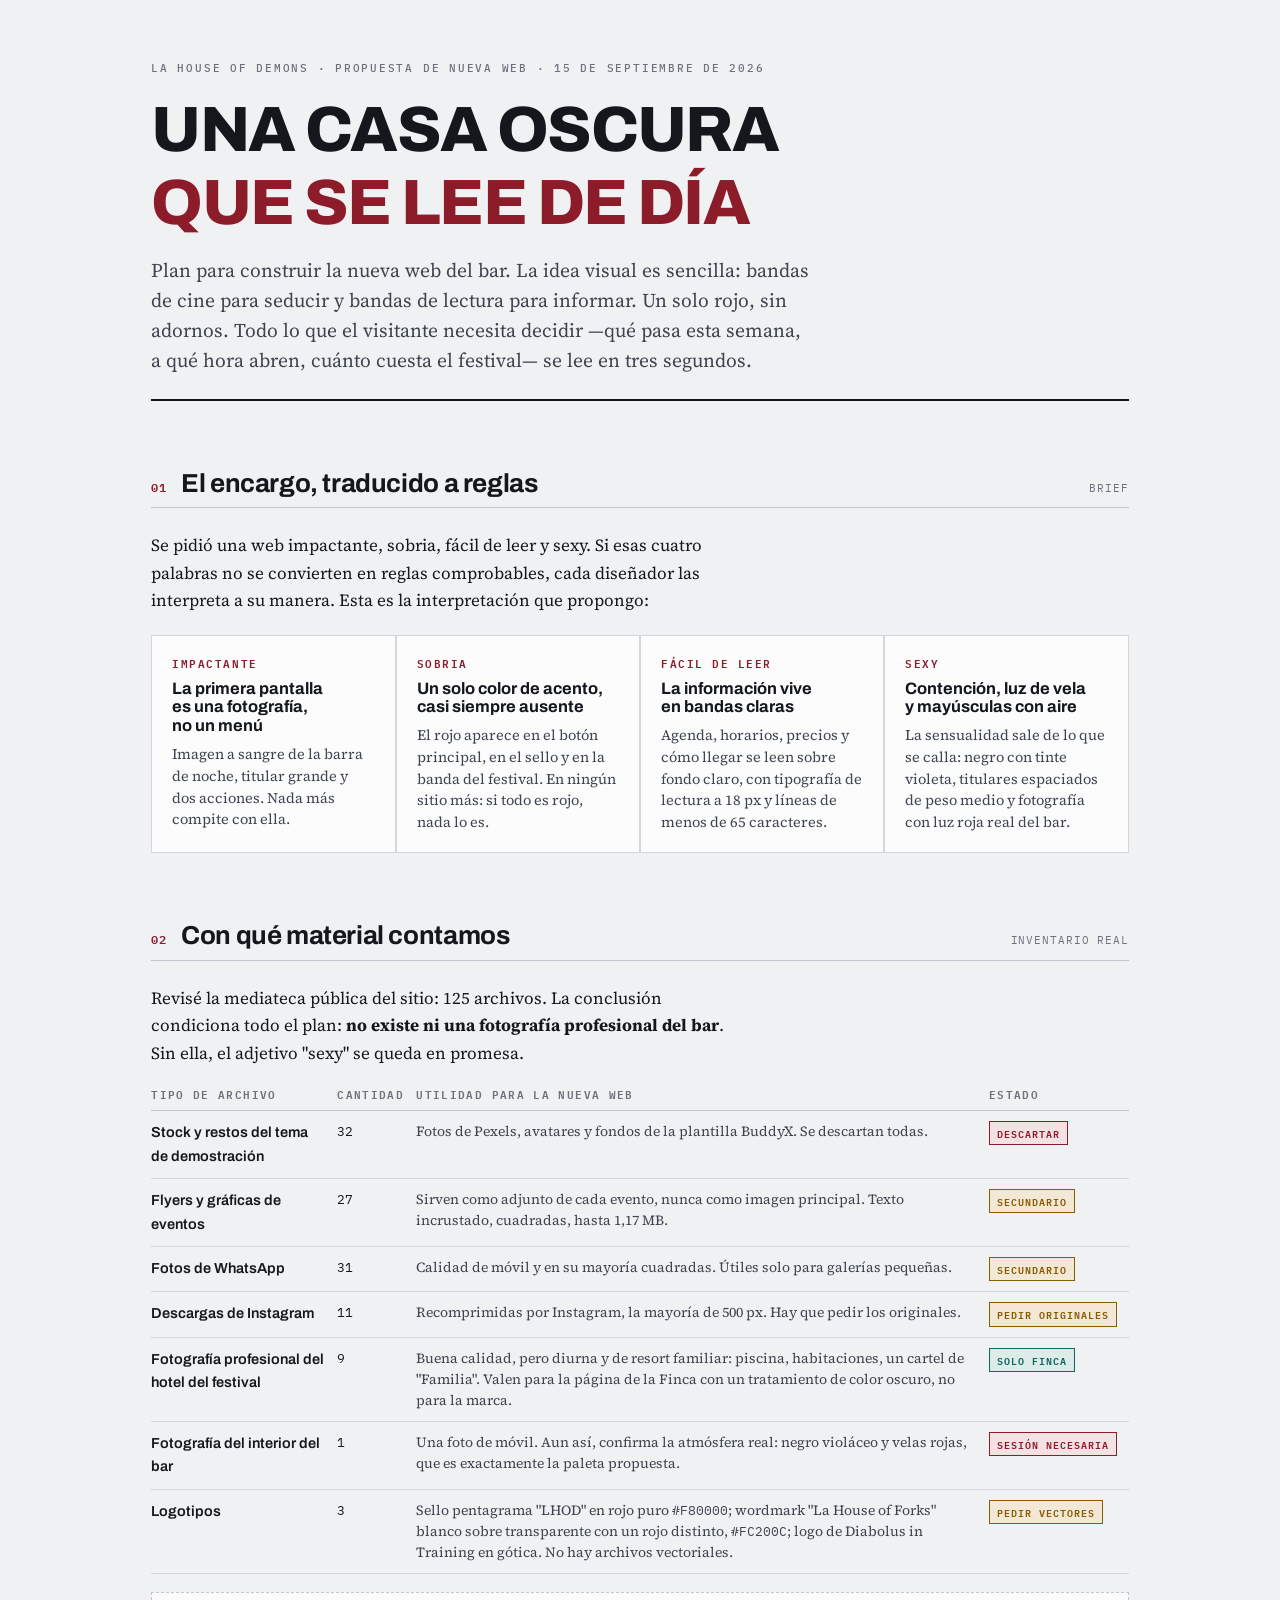
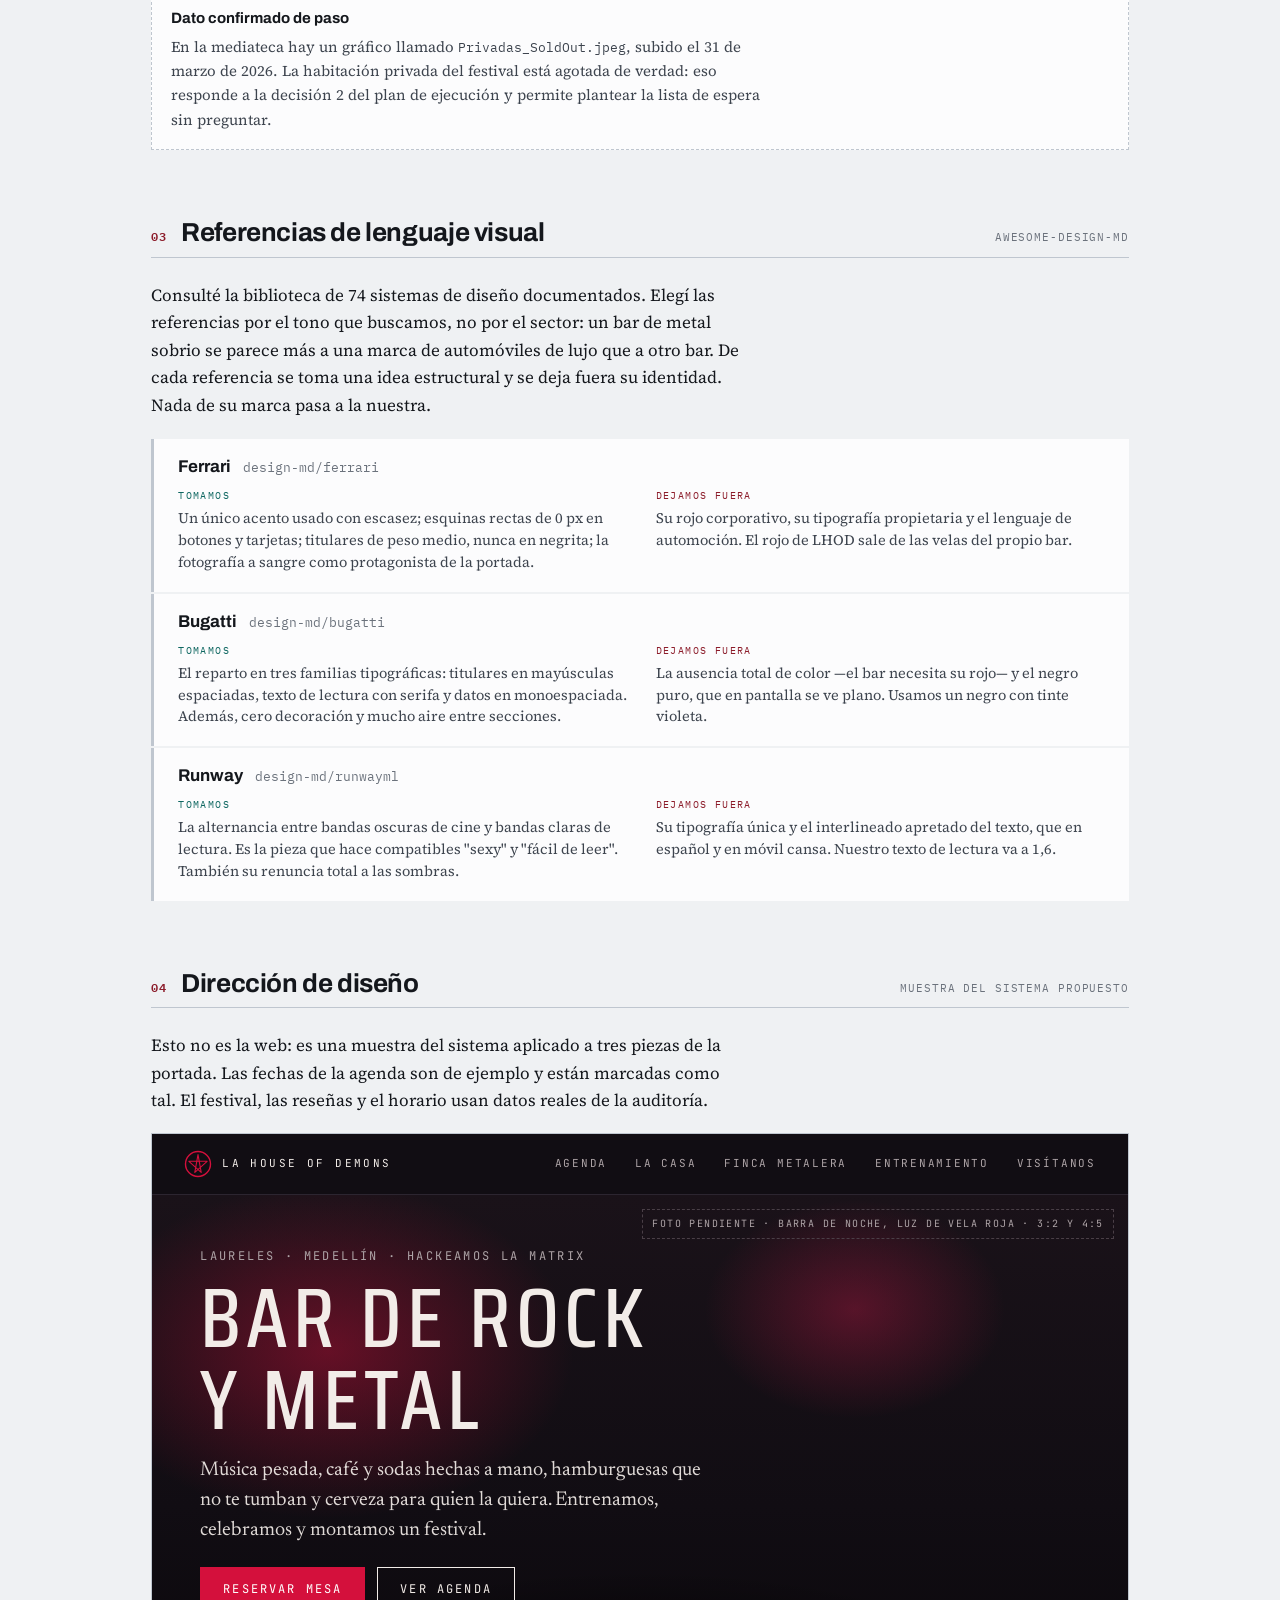
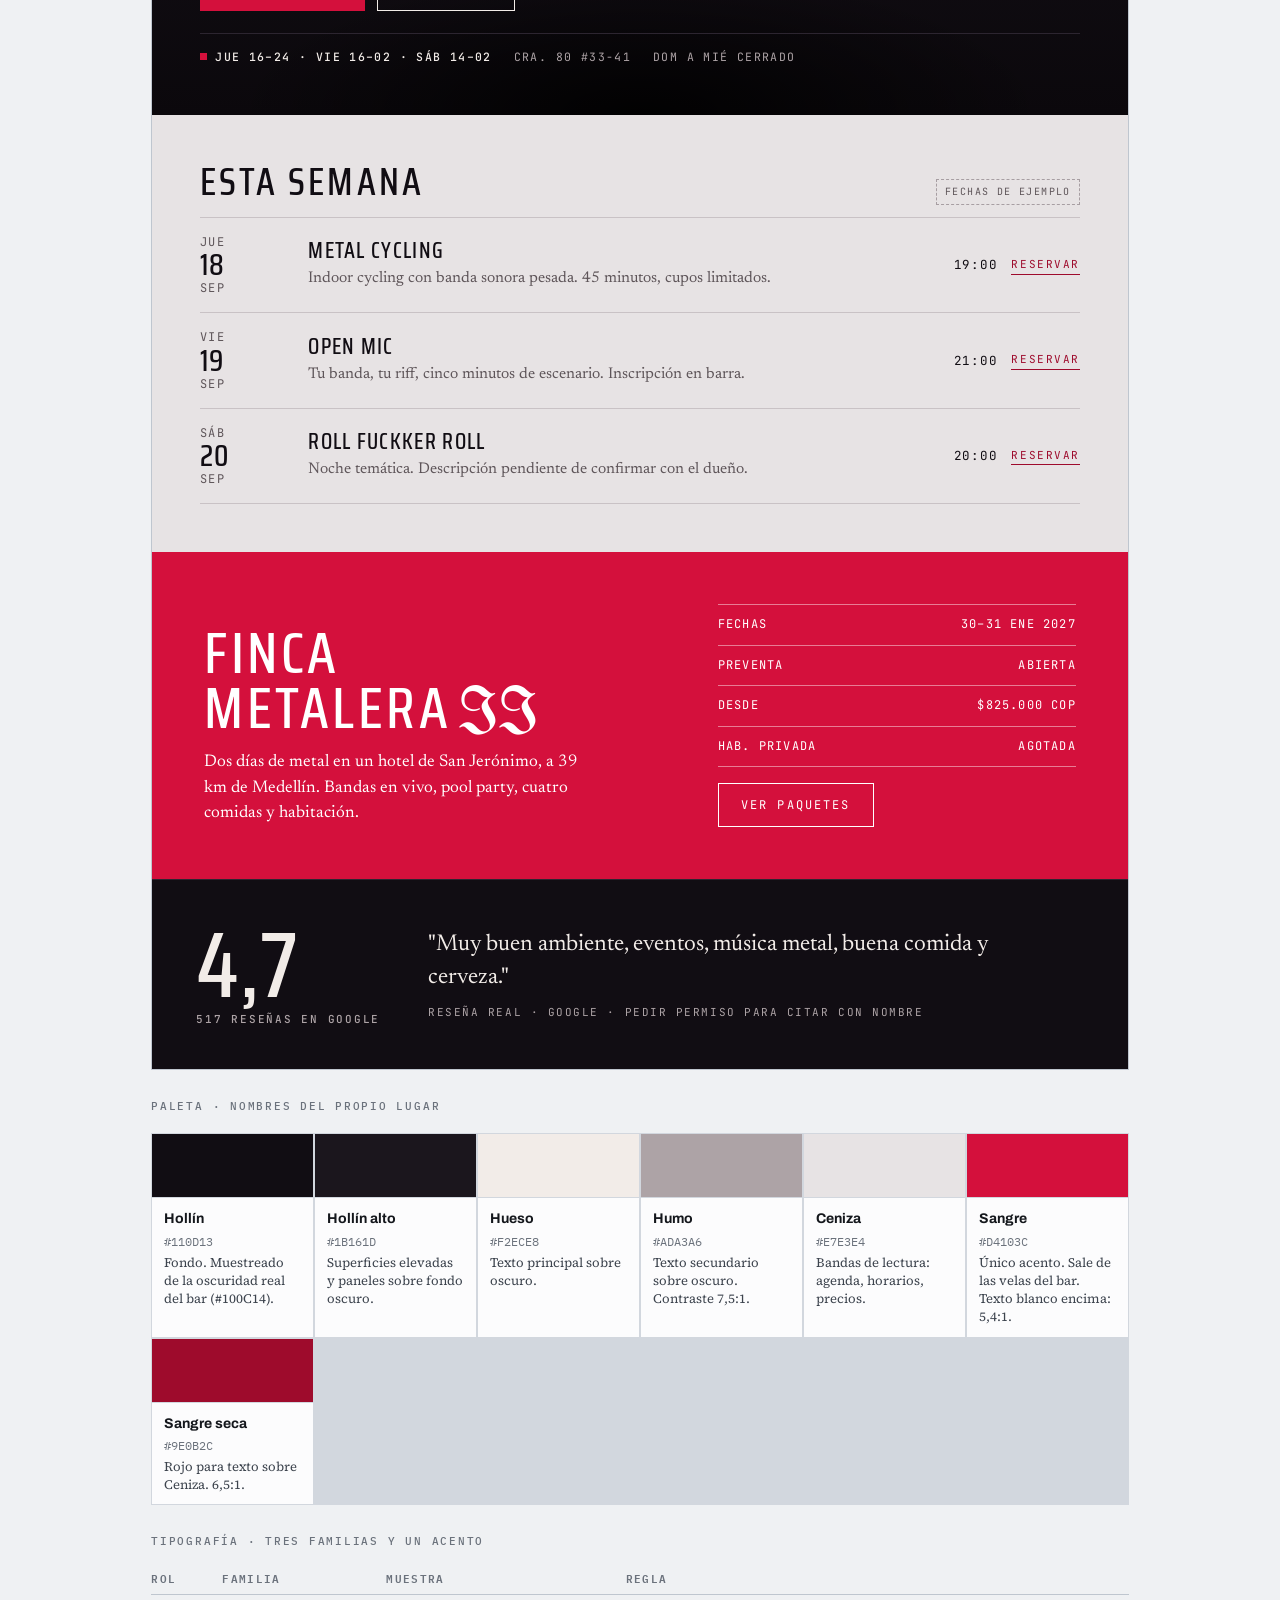
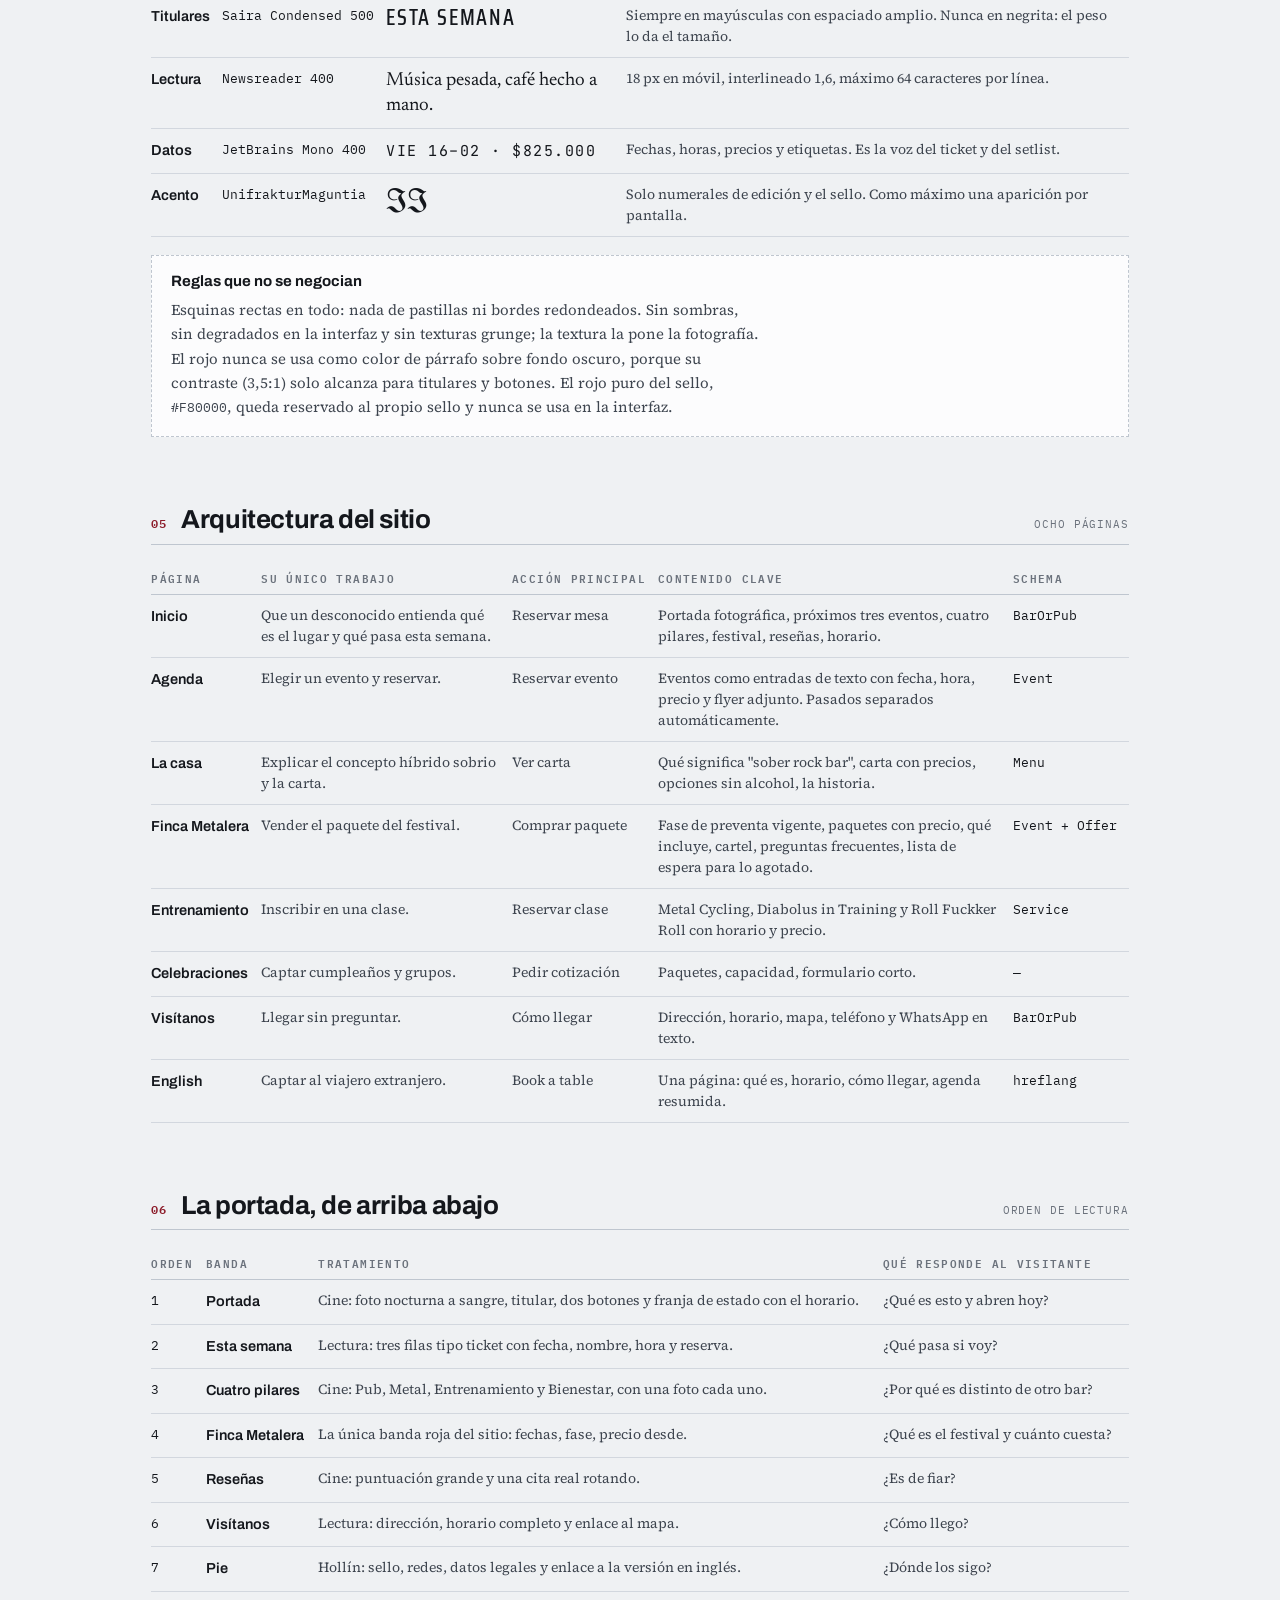
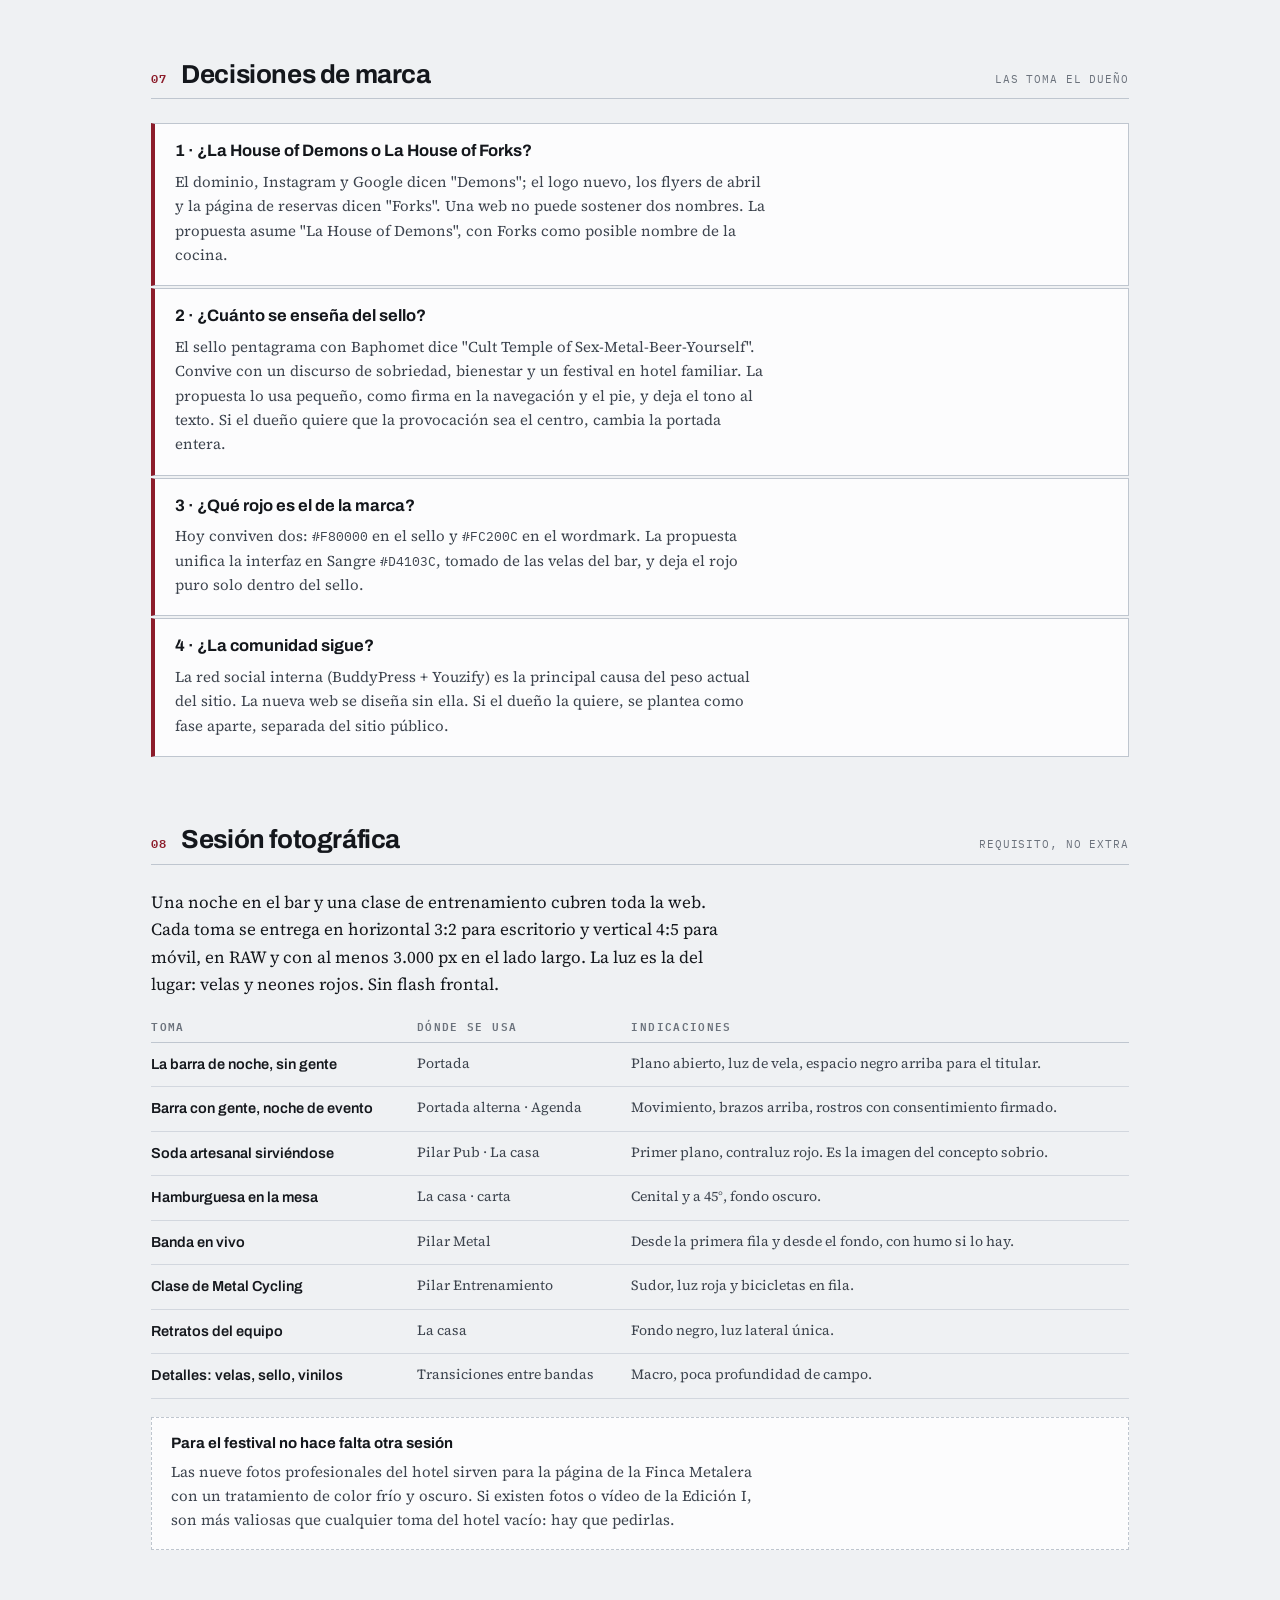
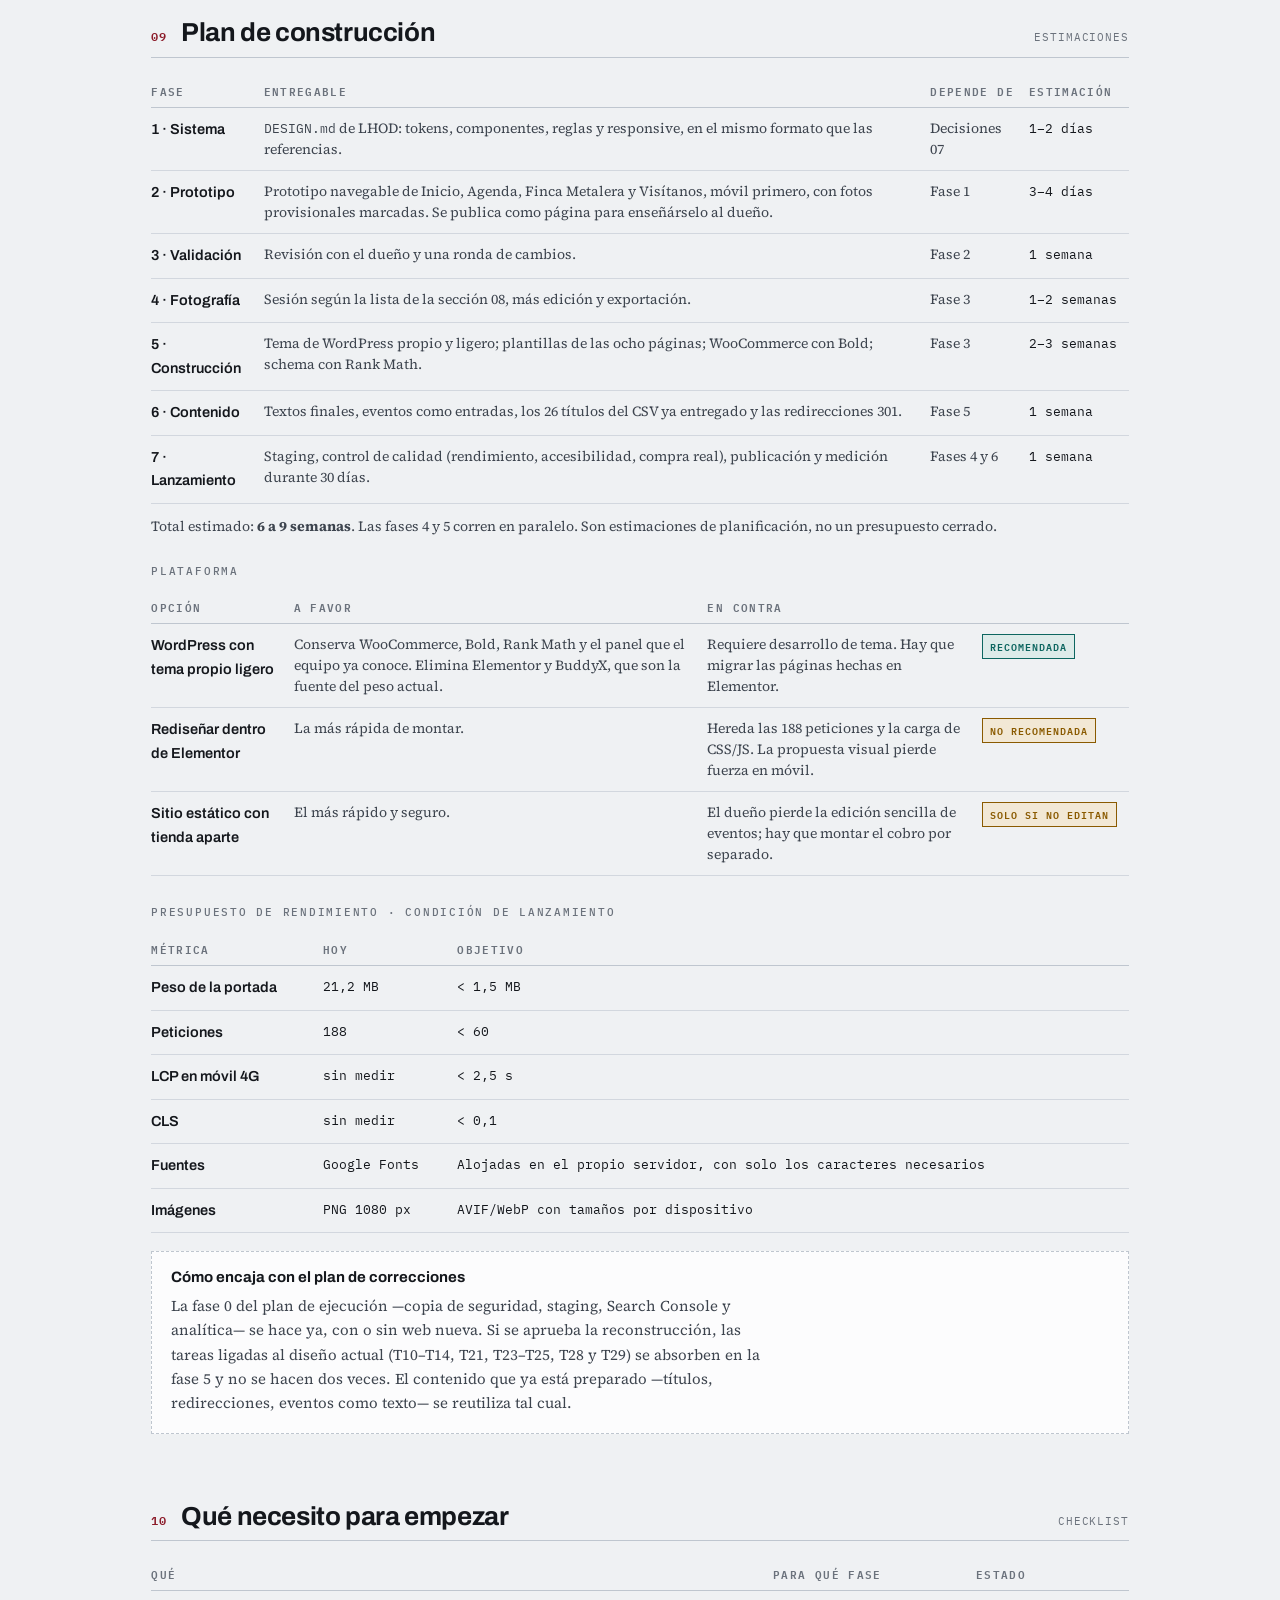
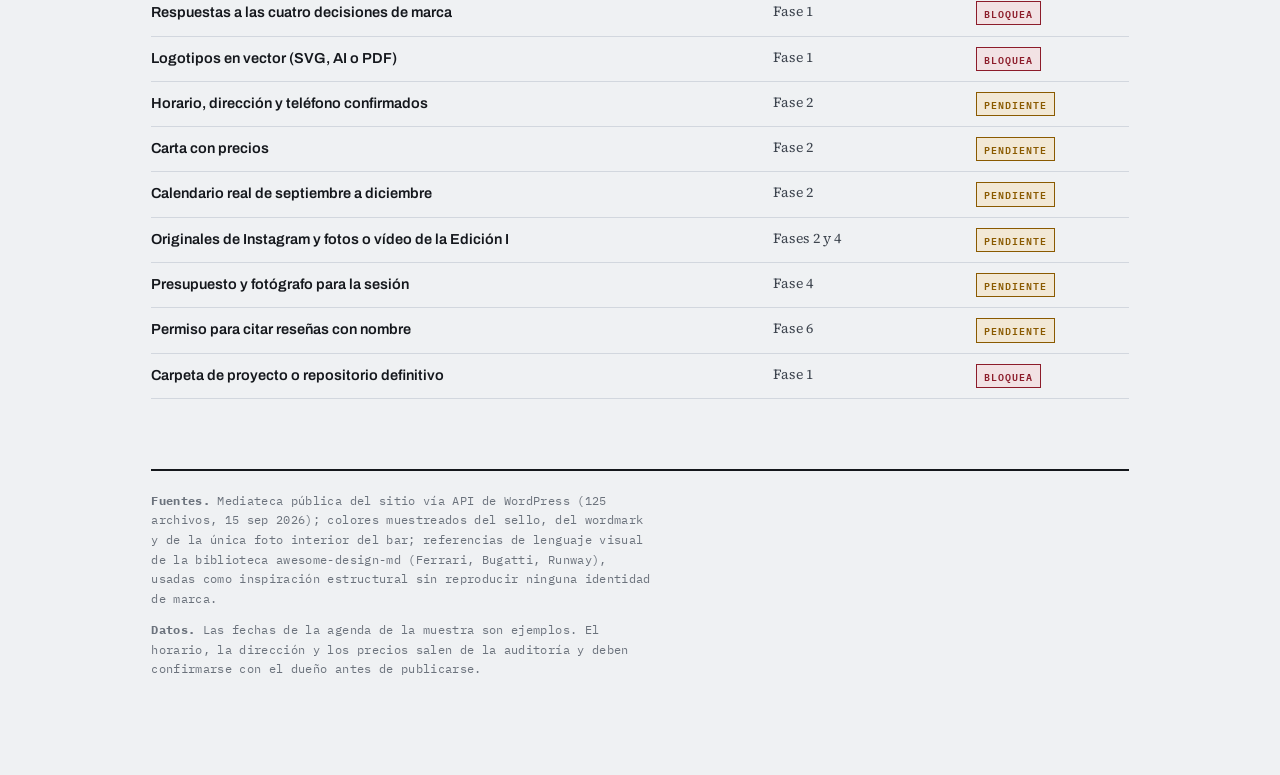
<file: docs/propuesta-web.html>
<!DOCTYPE html>
<html lang="es">
<head>
<meta charset="utf-8">
<meta name="viewport" content="width=device-width, initial-scale=1">
<meta name="robots" content="noindex, nofollow">
<title>Propuesta Web LHOD</title>
<link rel="preconnect" href="https://fonts.googleapis.com">
<link rel="preconnect" href="https://fonts.gstatic.com" crossorigin>
<link rel="stylesheet" href="https://fonts.googleapis.com/css2?family=Archivo:wght@500;600;700;800&family=IBM+Plex+Mono:wght@400;500;600&family=Source+Serif+4:opsz,wght@8..60,400;8..60,600&family=Saira+Condensed:wght@400;500;600&family=Newsreader:opsz,wght@6..72,400;6..72,500&family=JetBrains+Mono:wght@400;500&family=UnifrakturMaguntia&display=swap">

<style>
/* ---------- Document chrome: same system as the audit and the execution plan ---------- */
:root{
  --paper:#EFF1F3; --surface:#FCFCFD; --surface-2:#E7EAEE;
  --ink:#14171C; --ink-2:#3D444E; --ink-3:#6B727C;
  --rule:#D2D7DE; --rule-2:#BFC6CF;
  --blood:#8C1C2A; --blood-soft:#F2E2E4;
  --teal:#0D6660; --teal-soft:#DDEBE9;
  --amber:#8A5A00; --amber-soft:#F2E8D5;
  --slate:#3A4A5C;
  --f-display:"Archivo","Helvetica Neue",Arial,sans-serif;
  --f-body:"Source Serif 4",Georgia,"Times New Roman",serif;
  --f-mono:"IBM Plex Mono",ui-monospace,"SFMono-Regular",Consolas,monospace;
  --measure:66ch; --pad:clamp(18px,4vw,56px);

  /* Proposed LHOD system (specimen only) — deliberately single-theme */
  --lh-hollin:#110D13; --lh-hollin-2:#1B161D; --lh-linea:#2C2530;
  --lh-hueso:#F2ECE8; --lh-humo:#ADA3A6;
  --lh-ceniza:#E7E3E4; --lh-grafito:#5E5559;
  --lh-sangre:#D4103C; --lh-sangre-seca:#9E0B2C;
  --lh-display:"Saira Condensed","Arial Narrow",Arial,sans-serif;
  --lh-read:"Newsreader",Georgia,"Times New Roman",serif;
  --lh-data:"JetBrains Mono",ui-monospace,Consolas,monospace;
  --lh-black:"UnifrakturMaguntia","Old English Text MT",serif;
}
@media (prefers-color-scheme:dark){
  :root:not([data-theme="light"]){
    --paper:#101317; --surface:#171B20; --surface-2:#1F242A;
    --ink:#E6E9ED; --ink-2:#B3BAC3; --ink-3:#868E99;
    --rule:#2A3038; --rule-2:#3A424C;
    --blood:#E4697A; --blood-soft:#33191E;
    --teal:#4FBDB2; --teal-soft:#12292A;
    --amber:#D9A247; --amber-soft:#2B2415; --slate:#93A6BA;
  }
}
:root[data-theme="dark"]{
  --paper:#101317; --surface:#171B20; --surface-2:#1F242A;
  --ink:#E6E9ED; --ink-2:#B3BAC3; --ink-3:#868E99;
  --rule:#2A3038; --rule-2:#3A424C;
  --blood:#E4697A; --blood-soft:#33191E;
  --teal:#4FBDB2; --teal-soft:#12292A;
  --amber:#D9A247; --amber-soft:#2B2415; --slate:#93A6BA;
}

*{box-sizing:border-box}
body{background:var(--paper);color:var(--ink);font-family:var(--f-body);font-size:17px;line-height:1.62;-webkit-font-smoothing:antialiased}
.wrap{max-width:1080px;margin:0 auto;padding:0 var(--pad) 96px}
h1,h2,h3,h4{font-family:var(--f-display);text-wrap:balance;margin:0;line-height:1.14}
p{margin:0}
a{color:var(--blood);text-underline-offset:2px}
a:focus-visible{outline:2px solid var(--blood);outline-offset:3px}
.eyebrow{font-family:var(--f-mono);font-size:11px;font-weight:500;letter-spacing:.16em;text-transform:uppercase;color:var(--ink-3)}
.lede{font-size:19.5px;line-height:1.55;color:var(--ink-2);max-width:var(--measure)}
.body{max-width:var(--measure)}
.mono{font-family:var(--f-mono);font-size:13px;font-variant-numeric:tabular-nums}
.small{font-size:14px;color:var(--ink-2);line-height:1.5}
.stack{display:flex;flex-direction:column;gap:18px}

.masthead{border-bottom:2px solid var(--ink);padding:clamp(30px,6vw,60px) 0 22px;display:flex;flex-direction:column;gap:16px}
.masthead h1{font-size:clamp(34px,6.4vw,64px);font-weight:800;letter-spacing:-.025em;text-transform:uppercase}
.masthead h1 span{display:block;color:var(--blood)}

section{padding-top:clamp(42px,6vw,68px)}
.sec-head{display:flex;align-items:baseline;gap:14px;border-bottom:1px solid var(--rule-2);padding-bottom:9px;margin-bottom:24px;flex-wrap:wrap}
.sec-head h2{font-size:clamp(20px,3vw,26px);font-weight:700;letter-spacing:-.015em}
.sec-head .num{font-family:var(--f-mono);font-size:12px;font-weight:600;color:var(--blood);letter-spacing:.08em;flex:none}
.sec-head .tail{margin-left:auto;font-family:var(--f-mono);font-size:11px;color:var(--ink-3);letter-spacing:.08em;text-transform:uppercase}

.scroller{overflow-x:auto;-webkit-overflow-scrolling:touch}
table{border-collapse:collapse;width:100%;font-size:15px}
th{font-family:var(--f-mono);font-size:10.5px;font-weight:600;letter-spacing:.13em;text-transform:uppercase;color:var(--ink-3);text-align:left;padding:0 12px 8px 0;border-bottom:1px solid var(--rule-2);white-space:nowrap}
td{padding:10px 12px 10px 0;border-bottom:1px solid var(--rule);vertical-align:top}
td.k{font-family:var(--f-display);font-weight:600;font-size:14.5px}
td.v{font-family:var(--f-mono);font-size:13px;font-variant-numeric:tabular-nums;white-space:nowrap}
.chip{display:inline-block;font-family:var(--f-mono);font-size:10px;font-weight:600;letter-spacing:.1em;text-transform:uppercase;padding:3px 7px;white-space:nowrap;border:1px solid}
.c-bad{color:var(--blood);border-color:var(--blood);background:var(--blood-soft)}
.c-ok{color:var(--teal);border-color:var(--teal);background:var(--teal-soft)}
.c-warn{color:var(--amber);border-color:var(--amber);background:var(--amber-soft)}

.note{border:1px dashed var(--rule-2);background:var(--surface);padding:17px 19px;display:flex;flex-direction:column;gap:8px}
.note h3{font-size:15px;font-weight:700}
.note p{font-size:15px;color:var(--ink-2);max-width:74ch}

/* Brief → principles */
.principles{display:grid;grid-template-columns:repeat(auto-fit,minmax(230px,1fr));gap:2px;background:var(--rule);border:1px solid var(--rule);list-style:none;margin:0;padding:0}
.principles li{background:var(--surface);padding:18px 20px;display:flex;flex-direction:column;gap:8px}
.principles .word{font-family:var(--f-mono);font-size:11px;letter-spacing:.14em;text-transform:uppercase;color:var(--blood);font-weight:600}
.principles h3{font-size:16.5px;font-weight:700}
.principles p{font-size:14.5px;color:var(--ink-2);line-height:1.5}

/* References */
.refs{display:flex;flex-direction:column;gap:2px}
.ref{background:var(--surface);border-left:3px solid var(--rule-2);padding:18px clamp(16px,2.4vw,24px);display:grid;grid-template-columns:minmax(0,1fr);gap:10px}
.ref-top{display:flex;align-items:baseline;gap:12px;flex-wrap:wrap}
.ref-top h3{font-size:17px;font-weight:700}
.ref-top .mono{color:var(--ink-3)}
.ref-grid{display:grid;grid-template-columns:repeat(auto-fit,minmax(240px,1fr));gap:12px 28px}
.ref-grid p{font-size:14.5px;color:var(--ink-2);line-height:1.5}
.lbl{font-family:var(--f-mono);font-size:10px;letter-spacing:.14em;text-transform:uppercase;color:var(--ink-3);display:block;margin-bottom:4px}
.take .lbl{color:var(--teal)}
.leave .lbl{color:var(--blood)}

/* Decisions */
.decision{background:var(--surface);border:1px solid var(--rule-2);border-left:4px solid var(--blood);padding:18px 20px;display:flex;flex-direction:column;gap:9px}
.decision + .decision{margin-top:2px}
.decision h3{font-size:16.5px;font-weight:700}
.decision p{font-size:15px;color:var(--ink-2);max-width:74ch}

/* Swatches */
.swatches{display:grid;grid-template-columns:repeat(auto-fit,minmax(150px,1fr));gap:2px;background:var(--rule);border:1px solid var(--rule)}
.sw{background:var(--surface);display:flex;flex-direction:column}
.sw i{display:block;height:64px;border-bottom:1px solid var(--rule)}
.sw div{padding:10px 12px;display:flex;flex-direction:column;gap:2px}
.sw b{font-family:var(--f-display);font-size:14px}
.sw span{font-family:var(--f-mono);font-size:11.5px;color:var(--ink-3)}
.sw em{font-style:normal;font-size:13px;color:var(--ink-2);line-height:1.4}

/* ---------- SPECIMEN: the proposed LHOD system, painted explicitly ---------- */
.specimen{margin-top:4px;border:1px solid var(--rule-2);overflow:hidden;background:var(--lh-hollin);color:var(--lh-hueso)}
.specimen *{box-sizing:border-box}
.lh-nav{display:flex;align-items:center;justify-content:space-between;gap:16px;padding:16px clamp(16px,3vw,32px);border-bottom:1px solid var(--lh-linea)}
.lh-mark{display:flex;align-items:center;gap:10px;font-family:var(--lh-data);font-size:11px;letter-spacing:.22em;text-transform:uppercase}
.lh-mark svg{width:28px;height:28px;flex:none}
.lh-links{display:flex;gap:clamp(12px,2.4vw,28px);font-family:var(--lh-data);font-size:11px;letter-spacing:.16em;text-transform:uppercase;color:var(--lh-humo);flex-wrap:wrap;justify-content:flex-end}

.lh-hero{position:relative;min-height:clamp(340px,52vw,520px);display:flex;flex-direction:column;justify-content:flex-end;padding:clamp(20px,4vw,48px);
  background:
    radial-gradient(ellipse 36% 46% at 18% 30%, rgba(212,16,60,.42), transparent 70%),
    radial-gradient(ellipse 22% 30% at 72% 22%, rgba(236,28,84,.30), transparent 70%),
    radial-gradient(ellipse 60% 40% at 50% 100%, rgba(0,0,0,.85), transparent 70%),
    linear-gradient(180deg,#1A1219 0%,#110D13 60%,#0B080C 100%);}
.lh-photo-tag{position:absolute;top:14px;right:14px;font-family:var(--lh-data);font-size:10px;letter-spacing:.14em;text-transform:uppercase;color:var(--lh-humo);border:1px dashed #4A3F47;padding:6px 9px;max-width:60%}
.lh-eyebrow{font-family:var(--lh-data);font-size:12px;letter-spacing:.2em;text-transform:uppercase;color:var(--lh-humo)}
.lh-h1{font-family:var(--lh-display);font-weight:500;text-transform:uppercase;letter-spacing:.06em;line-height:.98;font-size:clamp(40px,7.4vw,84px);margin:10px 0 14px;text-wrap:balance}
.lh-lede{font-family:var(--lh-read);font-size:clamp(17px,1.8vw,20px);line-height:1.5;color:var(--lh-hueso);max-width:46ch;opacity:.92}
.lh-cta{display:flex;flex-wrap:wrap;gap:12px;margin-top:22px}
.lh-btn{font-family:var(--lh-data);font-size:12px;letter-spacing:.18em;text-transform:uppercase;padding:15px 22px;border:1px solid var(--lh-hueso);color:var(--lh-hueso);background:transparent;text-decoration:none;line-height:1}
.lh-btn.red{background:var(--lh-sangre);border-color:var(--lh-sangre);color:#fff}
.lh-status{display:flex;flex-wrap:wrap;gap:8px 22px;margin-top:22px;padding-top:14px;border-top:1px solid var(--lh-linea);font-family:var(--lh-data);font-size:11.5px;letter-spacing:.12em;text-transform:uppercase;color:var(--lh-humo)}
.lh-status b{color:var(--lh-hueso);font-weight:500}
.lh-dot{display:inline-block;width:7px;height:7px;background:var(--lh-sangre);margin-right:8px;vertical-align:1px}

.lh-read{background:var(--lh-ceniza);color:var(--lh-hollin);padding:clamp(22px,4vw,48px)}
.lh-read-head{display:flex;align-items:baseline;justify-content:space-between;gap:12px;flex-wrap:wrap;border-bottom:1px solid #C9C2C5;padding-bottom:12px}
.lh-h2{font-family:var(--lh-display);font-weight:500;text-transform:uppercase;letter-spacing:.08em;font-size:clamp(26px,3.6vw,38px);line-height:1}
.lh-example{font-family:var(--lh-data);font-size:10px;letter-spacing:.14em;text-transform:uppercase;color:var(--lh-grafito);border:1px dashed #A79EA2;padding:4px 8px}
.lh-tickets{list-style:none;margin:0;padding:0}
.lh-ticket{display:grid;grid-template-columns:92px minmax(0,1fr) auto;gap:16px;align-items:center;padding:16px 0;border-bottom:1px solid #C9C2C5}
.lh-date{font-family:var(--lh-data);font-size:12px;letter-spacing:.1em;text-transform:uppercase;line-height:1.35;color:var(--lh-grafito)}
.lh-date b{display:block;font-family:var(--lh-display);font-weight:500;font-size:30px;letter-spacing:.02em;color:var(--lh-hollin);line-height:1}
.lh-t-name{font-family:var(--lh-display);font-weight:500;font-size:22px;text-transform:uppercase;letter-spacing:.06em;line-height:1.1}
.lh-t-meta{font-family:var(--lh-read);font-size:15.5px;color:var(--lh-grafito);margin-top:3px}
.lh-t-side{display:flex;align-items:center;gap:14px;font-family:var(--lh-data);font-size:12.5px;letter-spacing:.06em;white-space:nowrap}
.lh-t-link{color:var(--lh-sangre-seca);text-decoration:none;border-bottom:1px solid currentColor;text-transform:uppercase;letter-spacing:.14em;font-size:11px}

.lh-livery{background:var(--lh-sangre);color:#fff;padding:clamp(24px,4.4vw,52px);display:grid;grid-template-columns:minmax(0,1.3fr) minmax(0,1fr);gap:clamp(18px,4vw,48px);align-items:end}
.lh-livery h3{font-family:var(--lh-display);font-weight:500;text-transform:uppercase;letter-spacing:.06em;font-size:clamp(34px,5.2vw,58px);line-height:.95}
.lh-livery h3 .bl{font-family:var(--lh-black);text-transform:none;letter-spacing:0;font-weight:400;margin-left:.12em}
.lh-livery p{font-family:var(--lh-read);font-size:17px;line-height:1.5;margin-top:10px;max-width:40ch}
.lh-facts{display:flex;flex-direction:column;border-top:1px solid rgba(255,255,255,.45)}
.lh-facts div{display:flex;justify-content:space-between;gap:14px;padding:10px 0;border-bottom:1px solid rgba(255,255,255,.45);font-family:var(--lh-data);font-size:12px;letter-spacing:.1em;text-transform:uppercase}
.lh-facts .lh-btn{margin-top:16px;align-self:flex-start;border-color:#fff;color:#fff}

.lh-proof{display:grid;grid-template-columns:auto minmax(0,1fr);gap:clamp(16px,4vw,48px);align-items:center;padding:clamp(22px,4vw,44px);border-top:1px solid var(--lh-linea)}
.lh-score{font-family:var(--lh-display);font-weight:500;font-size:clamp(54px,8vw,92px);line-height:.9;letter-spacing:.01em}
.lh-score small{display:block;font-family:var(--lh-data);font-size:11px;letter-spacing:.16em;text-transform:uppercase;color:var(--lh-humo);margin-top:8px}
.lh-proof blockquote{margin:0;font-family:var(--lh-read);font-size:clamp(18px,2.2vw,23px);line-height:1.45;max-width:44ch}
.lh-proof cite{display:block;margin-top:10px;font-style:normal;font-family:var(--lh-data);font-size:11px;letter-spacing:.14em;text-transform:uppercase;color:var(--lh-humo)}

@media (max-width:640px){
  .lh-links span:nth-child(n+3){display:none}
  .lh-ticket{grid-template-columns:70px minmax(0,1fr)}
  .lh-t-side{grid-column:2}
  .lh-livery{grid-template-columns:1fr}
  .lh-proof{grid-template-columns:1fr}
}

/* Type role table */
.type-sample{font-size:22px;line-height:1.2;color:var(--ink)}

footer{margin-top:70px;padding-top:20px;border-top:2px solid var(--ink);display:flex;flex-direction:column;gap:12px}
footer p{font-family:var(--f-mono);font-size:11.5px;color:var(--ink-3);letter-spacing:.03em;max-width:72ch;line-height:1.7}
</style>
<style>
/* Reset mínimo: estos informes se escribieron para incrustarse. */
body{margin:0}img{max-width:100%}[hidden]{display:none!important}
</style>
</head>
<body>

<div class="wrap">

<header class="masthead">
  <p class="eyebrow">La House of Demons · Propuesta de nueva web · 15 de septiembre de 2026</p>
  <h1>Una casa oscura <span>que se lee de día</span></h1>
  <p class="lede">Plan para construir la nueva web del bar. La idea visual es sencilla: bandas de cine para seducir y bandas de lectura para informar. Un solo rojo, sin adornos. Todo lo que el visitante necesita decidir —qué pasa esta semana, a qué hora abren, cuánto cuesta el festival— se lee en tres segundos.</p>
</header>

<section id="encargo">
  <div class="sec-head"><span class="num">01</span><h2>El encargo, traducido a reglas</h2><span class="tail">Brief</span></div>
  <p class="body" style="margin-bottom:20px">Se pidió una web impactante, sobria, fácil de leer y sexy. Si esas cuatro palabras no se convierten en reglas comprobables, cada diseñador las interpreta a su manera. Esta es la interpretación que propongo:</p>
  <ul class="principles">
    <li><span class="word">Impactante</span><h3>La primera pantalla es una fotografía, no un menú</h3><p>Imagen a sangre de la barra de noche, titular grande y dos acciones. Nada más compite con ella.</p></li>
    <li><span class="word">Sobria</span><h3>Un solo color de acento, casi siempre ausente</h3><p>El rojo aparece en el botón principal, en el sello y en la banda del festival. En ningún sitio más: si todo es rojo, nada lo es.</p></li>
    <li><span class="word">Fácil de leer</span><h3>La información vive en bandas claras</h3><p>Agenda, horarios, precios y cómo llegar se leen sobre fondo claro, con tipografía de lectura a 18 px y líneas de menos de 65 caracteres.</p></li>
    <li><span class="word">Sexy</span><h3>Contención, luz de vela y mayúsculas con aire</h3><p>La sensualidad sale de lo que se calla: negro con tinte violeta, titulares espaciados de peso medio y fotografía con luz roja real del bar.</p></li>
  </ul>
</section>

<section id="material">
  <div class="sec-head"><span class="num">02</span><h2>Con qué material contamos</h2><span class="tail">Inventario real</span></div>
  <div class="stack">
    <p class="body">Revisé la mediateca pública del sitio: 125 archivos. La conclusión condiciona todo el plan: <strong>no existe ni una fotografía profesional del bar</strong>. Sin ella, el adjetivo "sexy" se queda en promesa.</p>
    <div class="scroller">
    <table>
      <thead><tr><th>Tipo de archivo</th><th>Cantidad</th><th>Utilidad para la nueva web</th><th>Estado</th></tr></thead>
      <tbody>
        <tr><td class="k">Stock y restos del tema de demostración</td><td class="v">32</td><td class="small">Fotos de Pexels, avatares y fondos de la plantilla BuddyX. Se descartan todas.</td><td><span class="chip c-bad">Descartar</span></td></tr>
        <tr><td class="k">Flyers y gráficas de eventos</td><td class="v">27</td><td class="small">Sirven como adjunto de cada evento, nunca como imagen principal. Texto incrustado, cuadradas, hasta 1,17 MB.</td><td><span class="chip c-warn">Secundario</span></td></tr>
        <tr><td class="k">Fotos de WhatsApp</td><td class="v">31</td><td class="small">Calidad de móvil y en su mayoría cuadradas. Útiles solo para galerías pequeñas.</td><td><span class="chip c-warn">Secundario</span></td></tr>
        <tr><td class="k">Descargas de Instagram</td><td class="v">11</td><td class="small">Recomprimidas por Instagram, la mayoría de 500 px. Hay que pedir los originales.</td><td><span class="chip c-warn">Pedir originales</span></td></tr>
        <tr><td class="k">Fotografía profesional del hotel del festival</td><td class="v">9</td><td class="small">Buena calidad, pero diurna y de resort familiar: piscina, habitaciones, un cartel de "Familia". Valen para la página de la Finca con un tratamiento de color oscuro, no para la marca.</td><td><span class="chip c-ok">Solo Finca</span></td></tr>
        <tr><td class="k">Fotografía del interior del bar</td><td class="v">1</td><td class="small">Una foto de móvil. Aun así, confirma la atmósfera real: negro violáceo y velas rojas, que es exactamente la paleta propuesta.</td><td><span class="chip c-bad">Sesión necesaria</span></td></tr>
        <tr><td class="k">Logotipos</td><td class="v">3</td><td class="small">Sello pentagrama "LHOD" en rojo puro <span class="mono">#F80000</span>; wordmark "La House of Forks" blanco sobre transparente con un rojo distinto, <span class="mono">#FC200C</span>; logo de Diabolus in Training en gótica. No hay archivos vectoriales.</td><td><span class="chip c-warn">Pedir vectores</span></td></tr>
      </tbody>
    </table>
    </div>
    <div class="note">
      <h3>Dato confirmado de paso</h3>
      <p>En la mediateca hay un gráfico llamado <span class="mono">Privadas_SoldOut.jpeg</span>, subido el 31 de marzo de 2026. La habitación privada del festival está agotada de verdad: eso responde a la decisión 2 del plan de ejecución y permite plantear la lista de espera sin preguntar.</p>
    </div>
  </div>
</section>

<section id="referencias">
  <div class="sec-head"><span class="num">03</span><h2>Referencias de lenguaje visual</h2><span class="tail">awesome-design-md</span></div>
  <p class="body" style="margin-bottom:20px">Consulté la biblioteca de 74 sistemas de diseño documentados. Elegí las referencias por el tono que buscamos, no por el sector: un bar de metal sobrio se parece más a una marca de automóviles de lujo que a otro bar. De cada referencia se toma una idea estructural y se deja fuera su identidad. Nada de su marca pasa a la nuestra.</p>
  <div class="refs">
    <article class="ref">
      <div class="ref-top"><h3>Ferrari</h3><span class="mono">design-md/ferrari</span></div>
      <div class="ref-grid">
        <div class="take"><span class="lbl">Tomamos</span><p>Un único acento usado con escasez; esquinas rectas de 0 px en botones y tarjetas; titulares de peso medio, nunca en negrita; la fotografía a sangre como protagonista de la portada.</p></div>
        <div class="leave"><span class="lbl">Dejamos fuera</span><p>Su rojo corporativo, su tipografía propietaria y el lenguaje de automoción. El rojo de LHOD sale de las velas del propio bar.</p></div>
      </div>
    </article>
    <article class="ref">
      <div class="ref-top"><h3>Bugatti</h3><span class="mono">design-md/bugatti</span></div>
      <div class="ref-grid">
        <div class="take"><span class="lbl">Tomamos</span><p>El reparto en tres familias tipográficas: titulares en mayúsculas espaciadas, texto de lectura con serifa y datos en monoespaciada. Además, cero decoración y mucho aire entre secciones.</p></div>
        <div class="leave"><span class="lbl">Dejamos fuera</span><p>La ausencia total de color —el bar necesita su rojo— y el negro puro, que en pantalla se ve plano. Usamos un negro con tinte violeta.</p></div>
      </div>
    </article>
    <article class="ref">
      <div class="ref-top"><h3>Runway</h3><span class="mono">design-md/runwayml</span></div>
      <div class="ref-grid">
        <div class="take"><span class="lbl">Tomamos</span><p>La alternancia entre bandas oscuras de cine y bandas claras de lectura. Es la pieza que hace compatibles "sexy" y "fácil de leer". También su renuncia total a las sombras.</p></div>
        <div class="leave"><span class="lbl">Dejamos fuera</span><p>Su tipografía única y el interlineado apretado del texto, que en español y en móvil cansa. Nuestro texto de lectura va a 1,6.</p></div>
      </div>
    </article>
  </div>
</section>

<section id="direccion">
  <div class="sec-head"><span class="num">04</span><h2>Dirección de diseño</h2><span class="tail">Muestra del sistema propuesto</span></div>
  <p class="body" style="margin-bottom:18px">Esto no es la web: es una muestra del sistema aplicado a tres piezas de la portada. Las fechas de la agenda son de ejemplo y están marcadas como tal. El festival, las reseñas y el horario usan datos reales de la auditoría.</p>

  <div class="specimen" role="img" aria-label="Muestra del sistema visual propuesto para La House of Demons: portada con fotografía nocturna, agenda en banda clara, banda roja del festival y reseñas.">
    <div class="lh-nav">
      <span class="lh-mark">
        <svg viewBox="0 0 28 28" aria-hidden="true"><circle cx="14" cy="14" r="12.5" fill="none" stroke="#D4103C" stroke-width="1.4"/><path d="M14 4.6 17.2 22.4 4.9 11.3h18.2L10.8 22.4Z" fill="none" stroke="#D4103C" stroke-width="1.1" stroke-linejoin="round"/></svg>
        La House of Demons
      </span>
      <span class="lh-links"><span>Agenda</span><span>La casa</span><span>Finca Metalera</span><span>Entrenamiento</span><span>Visítanos</span></span>
    </div>

    <div class="lh-hero">
      <span class="lh-photo-tag">Foto pendiente · barra de noche, luz de vela roja · 3:2 y 4:5</span>
      <span class="lh-eyebrow">Laureles · Medellín · Hackeamos la Matrix</span>
      <div class="lh-h1">Bar de rock<br>y metal</div>
      <p class="lh-lede">Música pesada, café y sodas hechas a mano, hamburguesas que no te tumban y cerveza para quien la quiera. Entrenamos, celebramos y montamos un festival.</p>
      <div class="lh-cta"><span class="lh-btn red">Reservar mesa</span><span class="lh-btn">Ver agenda</span></div>
      <div class="lh-status"><span><i class="lh-dot"></i><b>Jue 16–24 · Vie 16–02 · Sáb 14–02</b></span><span>Cra. 80 #33-41</span><span>Dom a mié cerrado</span></div>
    </div>

    <div class="lh-read">
      <div class="lh-read-head"><div class="lh-h2">Esta semana</div><span class="lh-example">Fechas de ejemplo</span></div>
      <ul class="lh-tickets">
        <li class="lh-ticket">
          <div class="lh-date">Jue<b>18</b>Sep</div>
          <div><div class="lh-t-name">Metal Cycling</div><div class="lh-t-meta">Indoor cycling con banda sonora pesada. 45 minutos, cupos limitados.</div></div>
          <div class="lh-t-side"><span>19:00</span><a class="lh-t-link" href="#direccion">Reservar</a></div>
        </li>
        <li class="lh-ticket">
          <div class="lh-date">Vie<b>19</b>Sep</div>
          <div><div class="lh-t-name">Open Mic</div><div class="lh-t-meta">Tu banda, tu riff, cinco minutos de escenario. Inscripción en barra.</div></div>
          <div class="lh-t-side"><span>21:00</span><a class="lh-t-link" href="#direccion">Reservar</a></div>
        </li>
        <li class="lh-ticket">
          <div class="lh-date">Sáb<b>20</b>Sep</div>
          <div><div class="lh-t-name">Roll Fuckker Roll</div><div class="lh-t-meta">Noche temática. Descripción pendiente de confirmar con el dueño.</div></div>
          <div class="lh-t-side"><span>20:00</span><a class="lh-t-link" href="#direccion">Reservar</a></div>
        </li>
      </ul>
    </div>

    <div class="lh-livery">
      <div>
        <h3>Finca Metalera<span class="bl">II</span></h3>
        <p>Dos días de metal en un hotel de San Jerónimo, a 39 km de Medellín. Bandas en vivo, pool party, cuatro comidas y habitación.</p>
      </div>
      <div class="lh-facts">
        <div><span>Fechas</span><span>30–31 ene 2027</span></div>
        <div><span>Preventa</span><span>Abierta</span></div>
        <div><span>Desde</span><span>$825.000 COP</span></div>
        <div><span>Hab. privada</span><span>Agotada</span></div>
        <span class="lh-btn">Ver paquetes</span>
      </div>
    </div>

    <div class="lh-proof">
      <div class="lh-score">4,7<small>517 reseñas en Google</small></div>
      <blockquote>"Muy buen ambiente, eventos, música metal, buena comida y cerveza."<cite>Reseña real · Google · pedir permiso para citar con nombre</cite></blockquote>
    </div>
  </div>

  <div class="stack" style="margin-top:28px">
    <p class="eyebrow">Paleta · nombres del propio lugar</p>
    <div class="swatches">
      <div class="sw"><i style="background:#110D13"></i><div><b>Hollín</b><span>#110D13</span><em>Fondo. Muestreado de la oscuridad real del bar (#100C14).</em></div></div>
      <div class="sw"><i style="background:#1B161D"></i><div><b>Hollín alto</b><span>#1B161D</span><em>Superficies elevadas y paneles sobre fondo oscuro.</em></div></div>
      <div class="sw"><i style="background:#F2ECE8"></i><div><b>Hueso</b><span>#F2ECE8</span><em>Texto principal sobre oscuro.</em></div></div>
      <div class="sw"><i style="background:#ADA3A6"></i><div><b>Humo</b><span>#ADA3A6</span><em>Texto secundario sobre oscuro. Contraste 7,5:1.</em></div></div>
      <div class="sw"><i style="background:#E7E3E4"></i><div><b>Ceniza</b><span>#E7E3E4</span><em>Bandas de lectura: agenda, horarios, precios.</em></div></div>
      <div class="sw"><i style="background:#D4103C"></i><div><b>Sangre</b><span>#D4103C</span><em>Único acento. Sale de las velas del bar. Texto blanco encima: 5,4:1.</em></div></div>
      <div class="sw"><i style="background:#9E0B2C"></i><div><b>Sangre seca</b><span>#9E0B2C</span><em>Rojo para texto sobre Ceniza. 6,5:1.</em></div></div>
    </div>

    <p class="eyebrow" style="margin-top:10px">Tipografía · tres familias y un acento</p>
    <div class="scroller">
    <table>
      <thead><tr><th>Rol</th><th>Familia</th><th>Muestra</th><th>Regla</th></tr></thead>
      <tbody>
        <tr><td class="k">Titulares</td><td class="v">Saira Condensed 500</td><td><span class="type-sample" style="font-family:var(--lh-display);text-transform:uppercase;letter-spacing:.08em;font-weight:500">Esta semana</span></td><td class="small">Siempre en mayúsculas con espaciado amplio. Nunca en negrita: el peso lo da el tamaño.</td></tr>
        <tr><td class="k">Lectura</td><td class="v">Newsreader 400</td><td><span class="type-sample" style="font-family:var(--lh-read);font-size:19px">Música pesada, café hecho a mano.</span></td><td class="small">18 px en móvil, interlineado 1,6, máximo 64 caracteres por línea.</td></tr>
        <tr><td class="k">Datos</td><td class="v">JetBrains Mono 400</td><td><span class="type-sample" style="font-family:var(--lh-data);font-size:15px;letter-spacing:.1em">VIE 16–02 · $825.000</span></td><td class="small">Fechas, horas, precios y etiquetas. Es la voz del ticket y del setlist.</td></tr>
        <tr><td class="k">Acento</td><td class="v">UnifrakturMaguntia</td><td><span class="type-sample" style="font-family:var(--lh-black);font-size:30px">II</span></td><td class="small">Solo numerales de edición y el sello. Como máximo una aparición por pantalla.</td></tr>
      </tbody>
    </table>
    </div>

    <div class="note">
      <h3>Reglas que no se negocian</h3>
      <p>Esquinas rectas en todo: nada de pastillas ni bordes redondeados. Sin sombras, sin degradados en la interfaz y sin texturas grunge; la textura la pone la fotografía. El rojo nunca se usa como color de párrafo sobre fondo oscuro, porque su contraste (3,5:1) solo alcanza para titulares y botones. El rojo puro del sello, <span class="mono">#F80000</span>, queda reservado al propio sello y nunca se usa en la interfaz.</p>
    </div>
  </div>
</section>

<section id="arquitectura">
  <div class="sec-head"><span class="num">05</span><h2>Arquitectura del sitio</h2><span class="tail">Ocho páginas</span></div>
  <div class="scroller">
  <table>
    <thead><tr><th>Página</th><th>Su único trabajo</th><th>Acción principal</th><th>Contenido clave</th><th>Schema</th></tr></thead>
    <tbody>
      <tr><td class="k">Inicio</td><td class="small">Que un desconocido entienda qué es el lugar y qué pasa esta semana.</td><td class="small">Reservar mesa</td><td class="small">Portada fotográfica, próximos tres eventos, cuatro pilares, festival, reseñas, horario.</td><td class="v">BarOrPub</td></tr>
      <tr><td class="k">Agenda</td><td class="small">Elegir un evento y reservar.</td><td class="small">Reservar evento</td><td class="small">Eventos como entradas de texto con fecha, hora, precio y flyer adjunto. Pasados separados automáticamente.</td><td class="v">Event</td></tr>
      <tr><td class="k">La casa</td><td class="small">Explicar el concepto híbrido sobrio y la carta.</td><td class="small">Ver carta</td><td class="small">Qué significa "sober rock bar", carta con precios, opciones sin alcohol, la historia.</td><td class="v">Menu</td></tr>
      <tr><td class="k">Finca Metalera</td><td class="small">Vender el paquete del festival.</td><td class="small">Comprar paquete</td><td class="small">Fase de preventa vigente, paquetes con precio, qué incluye, cartel, preguntas frecuentes, lista de espera para lo agotado.</td><td class="v">Event + Offer</td></tr>
      <tr><td class="k">Entrenamiento</td><td class="small">Inscribir en una clase.</td><td class="small">Reservar clase</td><td class="small">Metal Cycling, Diabolus in Training y Roll Fuckker Roll con horario y precio.</td><td class="v">Service</td></tr>
      <tr><td class="k">Celebraciones</td><td class="small">Captar cumpleaños y grupos.</td><td class="small">Pedir cotización</td><td class="small">Paquetes, capacidad, formulario corto.</td><td class="v">—</td></tr>
      <tr><td class="k">Visítanos</td><td class="small">Llegar sin preguntar.</td><td class="small">Cómo llegar</td><td class="small">Dirección, horario, mapa, teléfono y WhatsApp en texto.</td><td class="v">BarOrPub</td></tr>
      <tr><td class="k">English</td><td class="small">Captar al viajero extranjero.</td><td class="small">Book a table</td><td class="small">Una página: qué es, horario, cómo llegar, agenda resumida.</td><td class="v">hreflang</td></tr>
    </tbody>
  </table>
  </div>
</section>

<section id="portada">
  <div class="sec-head"><span class="num">06</span><h2>La portada, de arriba abajo</h2><span class="tail">Orden de lectura</span></div>
  <div class="scroller">
  <table>
    <thead><tr><th>Orden</th><th>Banda</th><th>Tratamiento</th><th>Qué responde al visitante</th></tr></thead>
    <tbody>
      <tr><td class="v">1</td><td class="k">Portada</td><td class="small">Cine: foto nocturna a sangre, titular, dos botones y franja de estado con el horario.</td><td class="small">¿Qué es esto y abren hoy?</td></tr>
      <tr><td class="v">2</td><td class="k">Esta semana</td><td class="small">Lectura: tres filas tipo ticket con fecha, nombre, hora y reserva.</td><td class="small">¿Qué pasa si voy?</td></tr>
      <tr><td class="v">3</td><td class="k">Cuatro pilares</td><td class="small">Cine: Pub, Metal, Entrenamiento y Bienestar, con una foto cada uno.</td><td class="small">¿Por qué es distinto de otro bar?</td></tr>
      <tr><td class="v">4</td><td class="k">Finca Metalera</td><td class="small">La única banda roja del sitio: fechas, fase, precio desde.</td><td class="small">¿Qué es el festival y cuánto cuesta?</td></tr>
      <tr><td class="v">5</td><td class="k">Reseñas</td><td class="small">Cine: puntuación grande y una cita real rotando.</td><td class="small">¿Es de fiar?</td></tr>
      <tr><td class="v">6</td><td class="k">Visítanos</td><td class="small">Lectura: dirección, horario completo y enlace al mapa.</td><td class="small">¿Cómo llego?</td></tr>
      <tr><td class="v">7</td><td class="k">Pie</td><td class="small">Hollín: sello, redes, datos legales y enlace a la versión en inglés.</td><td class="small">¿Dónde los sigo?</td></tr>
    </tbody>
  </table>
  </div>
</section>

<section id="decisiones">
  <div class="sec-head"><span class="num">07</span><h2>Decisiones de marca</h2><span class="tail">Las toma el dueño</span></div>
  <div class="decision">
    <h3>1 · ¿La House of Demons o La House of Forks?</h3>
    <p>El dominio, Instagram y Google dicen "Demons"; el logo nuevo, los flyers de abril y la página de reservas dicen "Forks". Una web no puede sostener dos nombres. La propuesta asume "La House of Demons", con Forks como posible nombre de la cocina.</p>
  </div>
  <div class="decision">
    <h3>2 · ¿Cuánto se enseña del sello?</h3>
    <p>El sello pentagrama con Baphomet dice "Cult Temple of Sex-Metal-Beer-Yourself". Convive con un discurso de sobriedad, bienestar y un festival en hotel familiar. La propuesta lo usa pequeño, como firma en la navegación y el pie, y deja el tono al texto. Si el dueño quiere que la provocación sea el centro, cambia la portada entera.</p>
  </div>
  <div class="decision">
    <h3>3 · ¿Qué rojo es el de la marca?</h3>
    <p>Hoy conviven dos: <span class="mono">#F80000</span> en el sello y <span class="mono">#FC200C</span> en el wordmark. La propuesta unifica la interfaz en Sangre <span class="mono">#D4103C</span>, tomado de las velas del bar, y deja el rojo puro solo dentro del sello.</p>
  </div>
  <div class="decision">
    <h3>4 · ¿La comunidad sigue?</h3>
    <p>La red social interna (BuddyPress + Youzify) es la principal causa del peso actual del sitio. La nueva web se diseña sin ella. Si el dueño la quiere, se plantea como fase aparte, separada del sitio público.</p>
  </div>
</section>

<section id="fotos">
  <div class="sec-head"><span class="num">08</span><h2>Sesión fotográfica</h2><span class="tail">Requisito, no extra</span></div>
  <p class="body" style="margin-bottom:18px">Una noche en el bar y una clase de entrenamiento cubren toda la web. Cada toma se entrega en horizontal 3:2 para escritorio y vertical 4:5 para móvil, en RAW y con al menos 3.000 px en el lado largo. La luz es la del lugar: velas y neones rojos. Sin flash frontal.</p>
  <div class="scroller">
  <table>
    <thead><tr><th>Toma</th><th>Dónde se usa</th><th>Indicaciones</th></tr></thead>
    <tbody>
      <tr><td class="k">La barra de noche, sin gente</td><td class="small">Portada</td><td class="small">Plano abierto, luz de vela, espacio negro arriba para el titular.</td></tr>
      <tr><td class="k">Barra con gente, noche de evento</td><td class="small">Portada alterna · Agenda</td><td class="small">Movimiento, brazos arriba, rostros con consentimiento firmado.</td></tr>
      <tr><td class="k">Soda artesanal sirviéndose</td><td class="small">Pilar Pub · La casa</td><td class="small">Primer plano, contraluz rojo. Es la imagen del concepto sobrio.</td></tr>
      <tr><td class="k">Hamburguesa en la mesa</td><td class="small">La casa · carta</td><td class="small">Cenital y a 45°, fondo oscuro.</td></tr>
      <tr><td class="k">Banda en vivo</td><td class="small">Pilar Metal</td><td class="small">Desde la primera fila y desde el fondo, con humo si lo hay.</td></tr>
      <tr><td class="k">Clase de Metal Cycling</td><td class="small">Pilar Entrenamiento</td><td class="small">Sudor, luz roja y bicicletas en fila.</td></tr>
      <tr><td class="k">Retratos del equipo</td><td class="small">La casa</td><td class="small">Fondo negro, luz lateral única.</td></tr>
      <tr><td class="k">Detalles: velas, sello, vinilos</td><td class="small">Transiciones entre bandas</td><td class="small">Macro, poca profundidad de campo.</td></tr>
    </tbody>
  </table>
  </div>
  <div class="note" style="margin-top:18px">
    <h3>Para el festival no hace falta otra sesión</h3>
    <p>Las nueve fotos profesionales del hotel sirven para la página de la Finca Metalera con un tratamiento de color frío y oscuro. Si existen fotos o vídeo de la Edición I, son más valiosas que cualquier toma del hotel vacío: hay que pedirlas.</p>
  </div>
</section>

<section id="construccion">
  <div class="sec-head"><span class="num">09</span><h2>Plan de construcción</h2><span class="tail">Estimaciones</span></div>
  <div class="scroller">
  <table>
    <thead><tr><th>Fase</th><th>Entregable</th><th>Depende de</th><th>Estimación</th></tr></thead>
    <tbody>
      <tr><td class="k">1 · Sistema</td><td class="small"><span class="mono">DESIGN.md</span> de LHOD: tokens, componentes, reglas y responsive, en el mismo formato que las referencias.</td><td class="small">Decisiones 07</td><td class="v">1–2 días</td></tr>
      <tr><td class="k">2 · Prototipo</td><td class="small">Prototipo navegable de Inicio, Agenda, Finca Metalera y Visítanos, móvil primero, con fotos provisionales marcadas. Se publica como página para enseñárselo al dueño.</td><td class="small">Fase 1</td><td class="v">3–4 días</td></tr>
      <tr><td class="k">3 · Validación</td><td class="small">Revisión con el dueño y una ronda de cambios.</td><td class="small">Fase 2</td><td class="v">1 semana</td></tr>
      <tr><td class="k">4 · Fotografía</td><td class="small">Sesión según la lista de la sección 08, más edición y exportación.</td><td class="small">Fase 3</td><td class="v">1–2 semanas</td></tr>
      <tr><td class="k">5 · Construcción</td><td class="small">Tema de WordPress propio y ligero; plantillas de las ocho páginas; WooCommerce con Bold; schema con Rank Math.</td><td class="small">Fase 3</td><td class="v">2–3 semanas</td></tr>
      <tr><td class="k">6 · Contenido</td><td class="small">Textos finales, eventos como entradas, los 26 títulos del CSV ya entregado y las redirecciones 301.</td><td class="small">Fase 5</td><td class="v">1 semana</td></tr>
      <tr><td class="k">7 · Lanzamiento</td><td class="small">Staging, control de calidad (rendimiento, accesibilidad, compra real), publicación y medición durante 30 días.</td><td class="small">Fases 4 y 6</td><td class="v">1 semana</td></tr>
    </tbody>
  </table>
  </div>
  <p class="small" style="margin-top:12px">Total estimado: <strong>6 a 9 semanas</strong>. Las fases 4 y 5 corren en paralelo. Son estimaciones de planificación, no un presupuesto cerrado.</p>

  <div class="stack" style="margin-top:26px">
    <p class="eyebrow">Plataforma</p>
    <div class="scroller">
    <table>
      <thead><tr><th>Opción</th><th>A favor</th><th>En contra</th><th></th></tr></thead>
      <tbody>
        <tr><td class="k">WordPress con tema propio ligero</td><td class="small">Conserva WooCommerce, Bold, Rank Math y el panel que el equipo ya conoce. Elimina Elementor y BuddyX, que son la fuente del peso actual.</td><td class="small">Requiere desarrollo de tema. Hay que migrar las páginas hechas en Elementor.</td><td><span class="chip c-ok">Recomendada</span></td></tr>
        <tr><td class="k">Rediseñar dentro de Elementor</td><td class="small">La más rápida de montar.</td><td class="small">Hereda las 188 peticiones y la carga de CSS/JS. La propuesta visual pierde fuerza en móvil.</td><td><span class="chip c-warn">No recomendada</span></td></tr>
        <tr><td class="k">Sitio estático con tienda aparte</td><td class="small">El más rápido y seguro.</td><td class="small">El dueño pierde la edición sencilla de eventos; hay que montar el cobro por separado.</td><td><span class="chip c-warn">Solo si no editan</span></td></tr>
      </tbody>
    </table>
    </div>

    <p class="eyebrow" style="margin-top:10px">Presupuesto de rendimiento · condición de lanzamiento</p>
    <div class="scroller">
    <table>
      <thead><tr><th>Métrica</th><th>Hoy</th><th>Objetivo</th></tr></thead>
      <tbody>
        <tr><td class="k">Peso de la portada</td><td class="v">21,2 MB</td><td class="v">&lt; 1,5 MB</td></tr>
        <tr><td class="k">Peticiones</td><td class="v">188</td><td class="v">&lt; 60</td></tr>
        <tr><td class="k">LCP en móvil 4G</td><td class="v">sin medir</td><td class="v">&lt; 2,5 s</td></tr>
        <tr><td class="k">CLS</td><td class="v">sin medir</td><td class="v">&lt; 0,1</td></tr>
        <tr><td class="k">Fuentes</td><td class="v">Google Fonts</td><td class="v">Alojadas en el propio servidor, con solo los caracteres necesarios</td></tr>
        <tr><td class="k">Imágenes</td><td class="v">PNG 1080 px</td><td class="v">AVIF/WebP con tamaños por dispositivo</td></tr>
      </tbody>
    </table>
    </div>

    <div class="note">
      <h3>Cómo encaja con el plan de correcciones</h3>
      <p>La fase 0 del plan de ejecución —copia de seguridad, staging, Search Console y analítica— se hace ya, con o sin web nueva. Si se aprueba la reconstrucción, las tareas ligadas al diseño actual (T10–T14, T21, T23–T25, T28 y T29) se absorben en la fase 5 y no se hacen dos veces. El contenido que ya está preparado —títulos, redirecciones, eventos como texto— se reutiliza tal cual.</p>
    </div>
  </div>
</section>

<section id="necesito">
  <div class="sec-head"><span class="num">10</span><h2>Qué necesito para empezar</h2><span class="tail">Checklist</span></div>
  <div class="scroller">
  <table>
    <thead><tr><th>Qué</th><th>Para qué fase</th><th>Estado</th></tr></thead>
    <tbody>
      <tr><td class="k">Respuestas a las cuatro decisiones de marca</td><td class="small">Fase 1</td><td><span class="chip c-bad">Bloquea</span></td></tr>
      <tr><td class="k">Logotipos en vector (SVG, AI o PDF)</td><td class="small">Fase 1</td><td><span class="chip c-bad">Bloquea</span></td></tr>
      <tr><td class="k">Horario, dirección y teléfono confirmados</td><td class="small">Fase 2</td><td><span class="chip c-warn">Pendiente</span></td></tr>
      <tr><td class="k">Carta con precios</td><td class="small">Fase 2</td><td><span class="chip c-warn">Pendiente</span></td></tr>
      <tr><td class="k">Calendario real de septiembre a diciembre</td><td class="small">Fase 2</td><td><span class="chip c-warn">Pendiente</span></td></tr>
      <tr><td class="k">Originales de Instagram y fotos o vídeo de la Edición I</td><td class="small">Fases 2 y 4</td><td><span class="chip c-warn">Pendiente</span></td></tr>
      <tr><td class="k">Presupuesto y fotógrafo para la sesión</td><td class="small">Fase 4</td><td><span class="chip c-warn">Pendiente</span></td></tr>
      <tr><td class="k">Permiso para citar reseñas con nombre</td><td class="small">Fase 6</td><td><span class="chip c-warn">Pendiente</span></td></tr>
      <tr><td class="k">Carpeta de proyecto o repositorio definitivo</td><td class="small">Fase 1</td><td><span class="chip c-bad">Bloquea</span></td></tr>
    </tbody>
  </table>
  </div>
</section>

<footer>
  <p><strong>Fuentes.</strong> Mediateca pública del sitio vía API de WordPress (125 archivos, 15 sep 2026); colores muestreados del sello, del wordmark y de la única foto interior del bar; referencias de lenguaje visual de la biblioteca awesome-design-md (Ferrari, Bugatti, Runway), usadas como inspiración estructural sin reproducir ninguna identidad de marca.</p>
  <p><strong>Datos.</strong> Las fechas de la agenda de la muestra son ejemplos. El horario, la dirección y los precios salen de la auditoría y deben confirmarse con el dueño antes de publicarse.</p>
</footer>

</div>
</body>
</html>
</file>
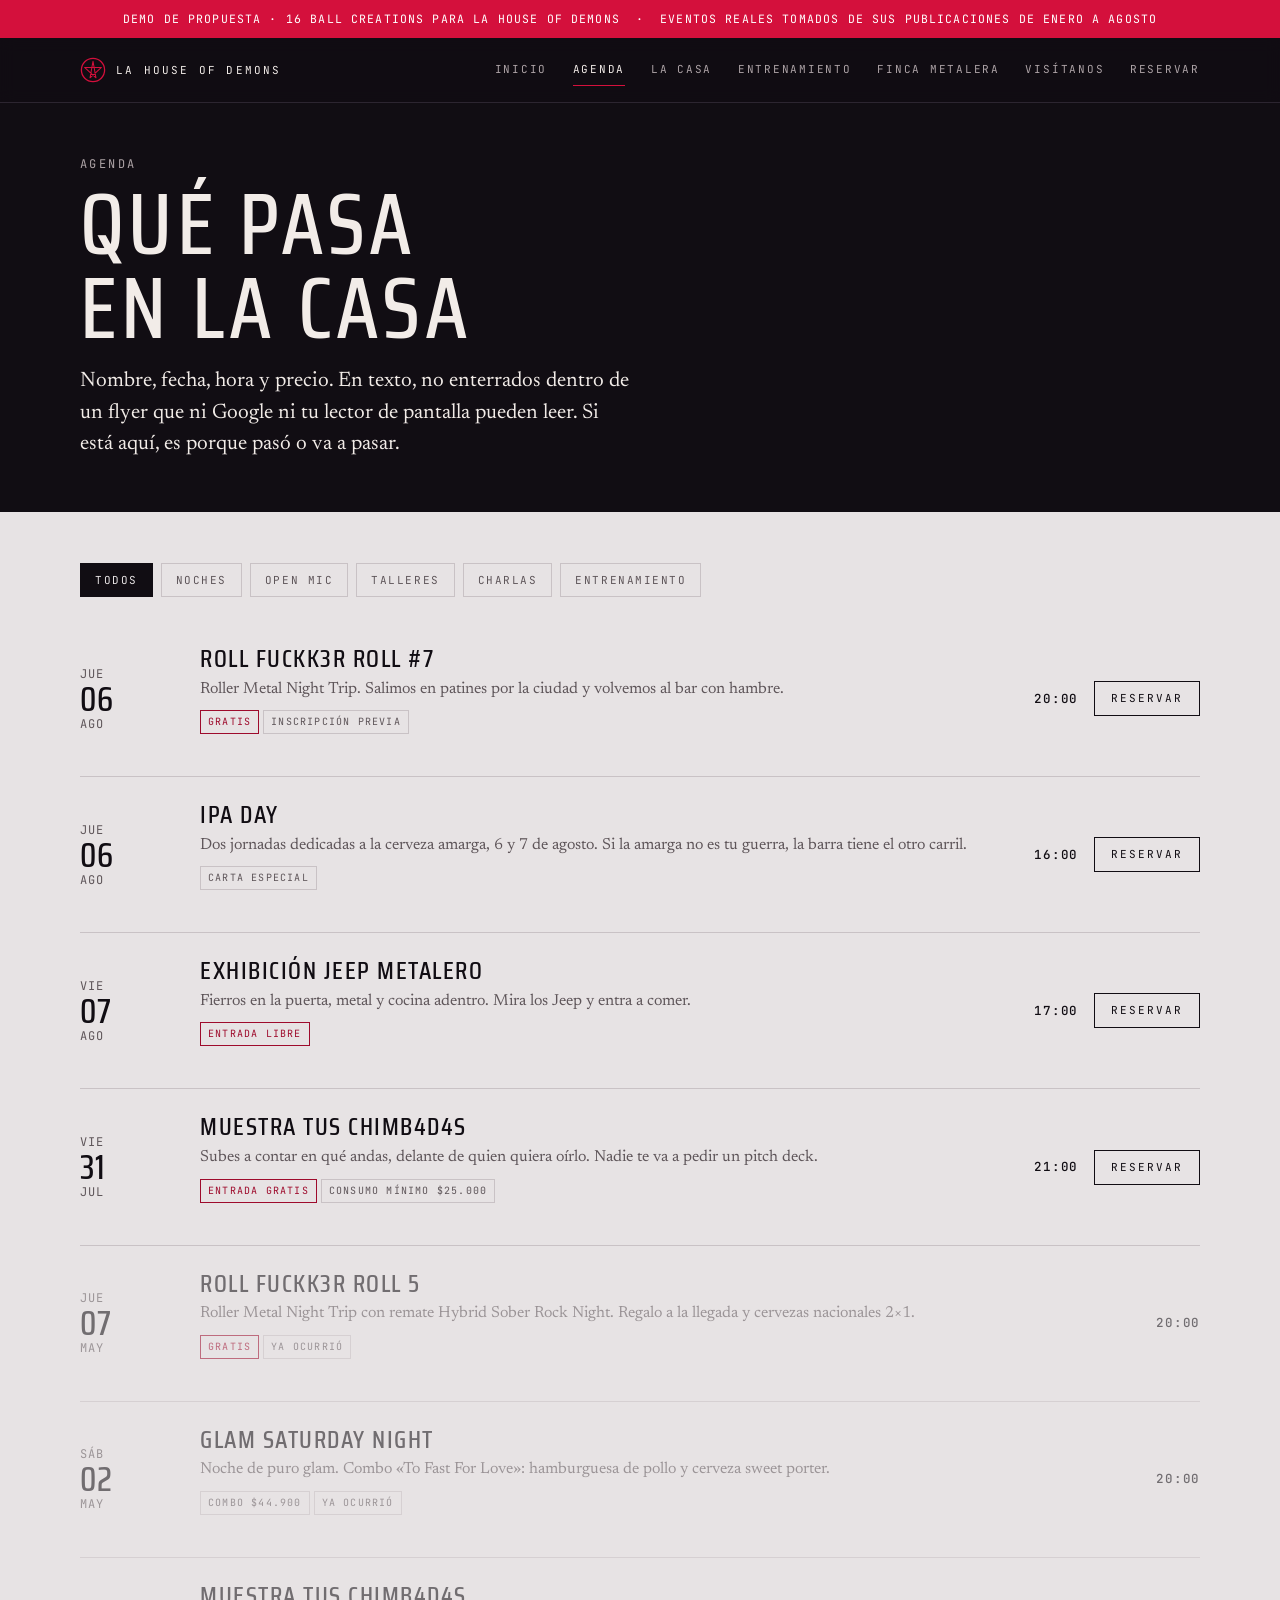
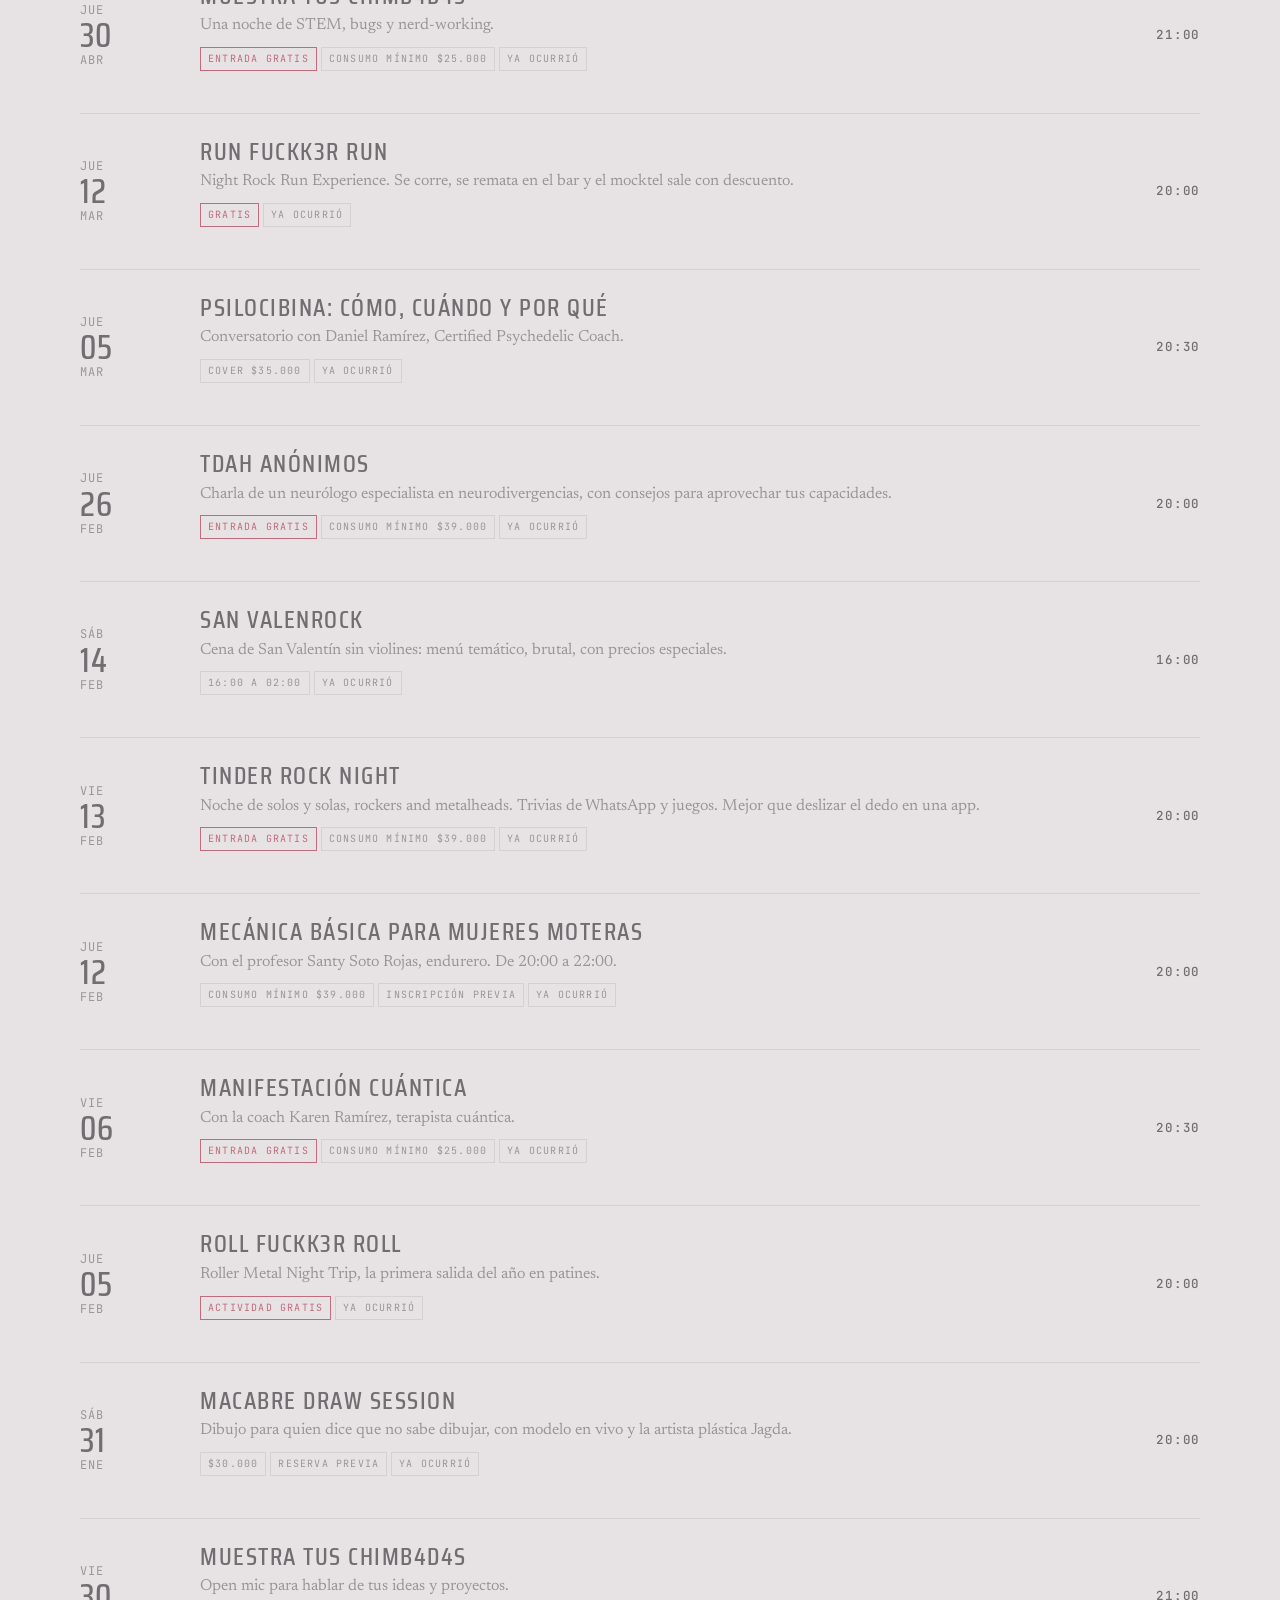
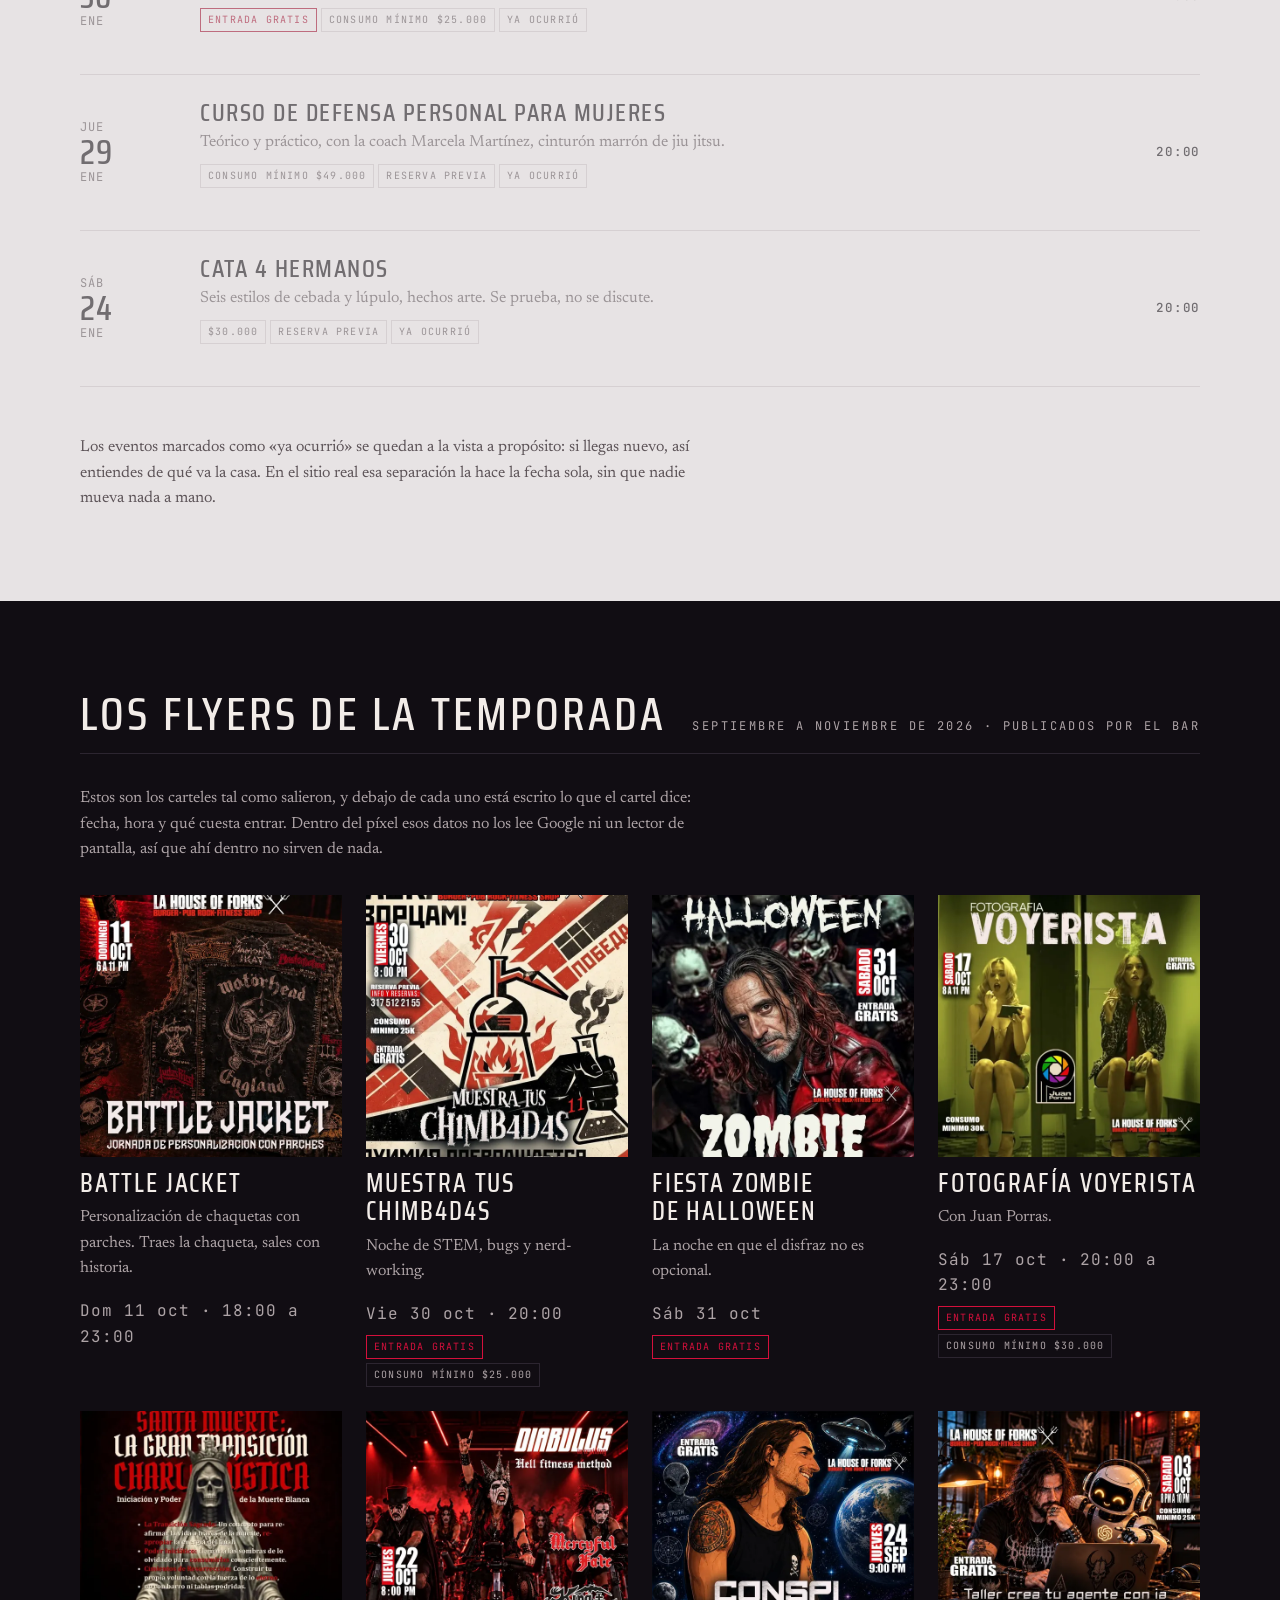
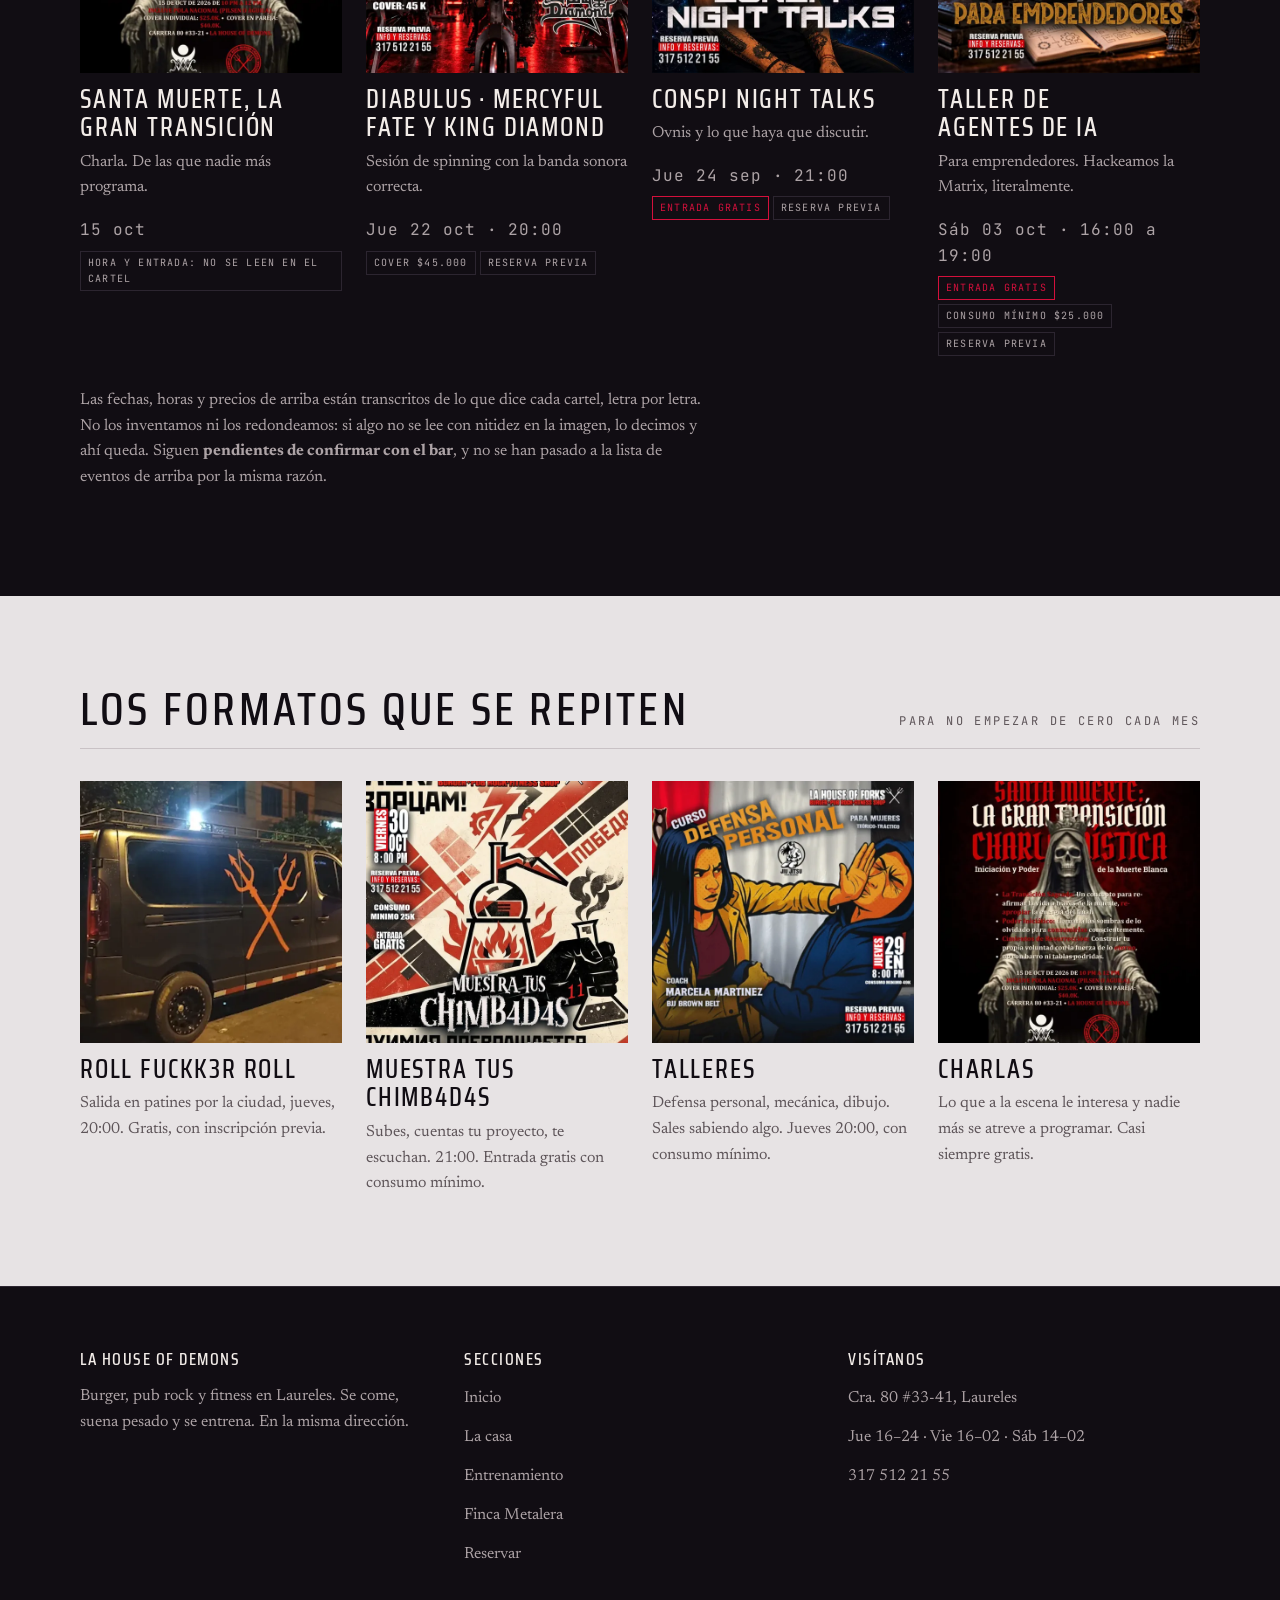
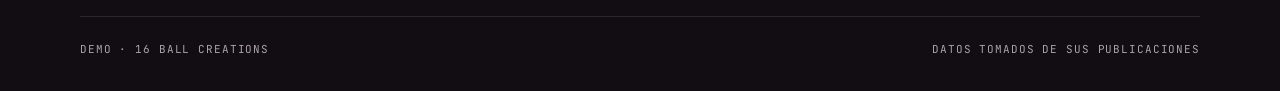
<file: v1/agenda.html>
<!DOCTYPE html>
<html lang="es">
<head>
<meta charset="utf-8">
<meta name="viewport" content="width=device-width, initial-scale=1">
<title>Agenda de eventos — La House of Demons</title>
<meta name="description" content="Conciertos, open mic, catas, talleres y noches temáticas en La House of Demons, Laureles, Medellín. Fechas, horarios y precios.">
<meta name="robots" content="noindex, nofollow">
<link rel="preconnect" href="https://fonts.googleapis.com">
<link rel="preconnect" href="https://fonts.gstatic.com" crossorigin>
<link href="https://fonts.googleapis.com/css2?family=Saira+Condensed:wght@400;500;600&family=Newsreader:opsz,wght@6..72,400;6..72,500&family=JetBrains+Mono:wght@400;500&family=UnifrakturMaguntia&display=swap" rel="stylesheet">
<link rel="stylesheet" href="assets/css/lhod.css?v=4">
</head>
<body>

<div class="demobar">
  <div class="wrap">
    <span>Demo de propuesta · 16 Ball Creations para La House of Demons</span>
    <span>·</span>
    <span>Eventos reales tomados de sus publicaciones de enero a agosto</span>
  </div>
</div>

<header class="nav">
  <div class="wrap nav__inner">
    <a class="nav__mark" href="index.html">
      <svg viewBox="0 0 28 28" aria-hidden="true"><circle cx="14" cy="14" r="12.5" fill="none" stroke="#D4103C" stroke-width="1.4"/><path d="M14 4.6 17.2 22.4 4.9 11.3h18.2L10.8 22.4Z" fill="none" stroke="#D4103C" stroke-width="1.1" stroke-linejoin="round"/></svg>
      La House of Demons
    </a>
    <button class="nav__toggle" type="button" aria-expanded="false" aria-controls="navLinks">Menú</button>
    <nav class="nav__links" id="navLinks" aria-label="Principal">
      <a href="index.html">Inicio</a>
      <a href="agenda.html" aria-current="page">Agenda</a>
      <a href="la-casa.html">La casa</a>
      <a href="entrenamiento.html">Entrenamiento</a>
      <a href="finca-metalera.html">Finca Metalera</a>
      <a href="visitanos.html">Visítanos</a>
      <a href="reservas.html">Reservar</a>
    </nav>
  </div>
</header>

<main>

  <section class="band band--cine band--tight">
    <div class="wrap">
      <p class="eyebrow">Agenda</p>
      <h1 class="h1" style="margin:8px 0 16px">Qué pasa<br>en la casa</h1>
      <p class="lede">Nombre, fecha, hora y precio. En texto, no enterrados dentro de un flyer que ni Google ni tu lector de pantalla pueden leer. Si está aquí, es porque pasó o va a pasar.</p>
    </div>
  </section>

  <section class="band band--ceniza" style="padding-top:clamp(28px,4vw,56px)">
    <div class="wrap">

      <div class="filters" data-filtros>
        <button type="button" data-filtro="todos" aria-pressed="true">Todos</button>
        <button type="button" data-filtro="noche" aria-pressed="false">Noches</button>
        <button type="button" data-filtro="openmic" aria-pressed="false">Open mic</button>
        <button type="button" data-filtro="taller" aria-pressed="false">Talleres</button>
        <button type="button" data-filtro="charla" aria-pressed="false">Charlas</button>
        <button type="button" data-filtro="entrena" aria-pressed="false">Entrenamiento</button>
      </div>

      <ul class="tickets">

        <li class="ticket" data-tipo="openmic">
          <p class="ticket__date">Jue<b>06</b>Ago</p>
          <div>
            <h2 class="ticket__name">Roll Fuckk3r Roll #7</h2>
            <p class="ticket__meta">Roller Metal Night Trip. Salimos en patines por la ciudad y volvemos al bar con hambre.</p>
            <p class="ticket__tags"><span class="tag tag--free">Gratis</span><span class="tag">Inscripción previa</span></p>
          </div>
          <p class="ticket__side"><span class="ticket__price">20:00</span><a class="btn btn--sm btn--dark" href="reservas.html">Reservar</a></p>
        </li>

        <li class="ticket" data-tipo="noche">
          <p class="ticket__date">Jue<b>06</b>Ago</p>
          <div>
            <h2 class="ticket__name">IPA Day</h2>
            <p class="ticket__meta">Dos jornadas dedicadas a la cerveza amarga, 6 y 7 de agosto. Si la amarga no es tu guerra, la barra tiene el otro carril.</p>
            <p class="ticket__tags"><span class="tag">Carta especial</span></p>
          </div>
          <p class="ticket__side"><span class="ticket__price">16:00</span><a class="btn btn--sm btn--dark" href="reservas.html">Reservar</a></p>
        </li>

        <li class="ticket" data-tipo="noche">
          <p class="ticket__date">Vie<b>07</b>Ago</p>
          <div>
            <h2 class="ticket__name">Exhibición Jeep Metalero</h2>
            <p class="ticket__meta">Fierros en la puerta, metal y cocina adentro. Mira los Jeep y entra a comer.</p>
            <p class="ticket__tags"><span class="tag tag--free">Entrada libre</span></p>
          </div>
          <p class="ticket__side"><span class="ticket__price">17:00</span><a class="btn btn--sm btn--dark" href="reservas.html">Reservar</a></p>
        </li>

        <li class="ticket" data-tipo="openmic">
          <p class="ticket__date">Vie<b>31</b>Jul</p>
          <div>
            <h2 class="ticket__name">Muestra tus Chimb4d4s</h2>
            <p class="ticket__meta">Subes a contar en qué andas, delante de quien quiera oírlo. Nadie te va a pedir un pitch deck.</p>
            <p class="ticket__tags"><span class="tag tag--free">Entrada gratis</span><span class="tag">Consumo mínimo $25.000</span></p>
          </div>
          <p class="ticket__side"><span class="ticket__price">21:00</span><a class="btn btn--sm btn--dark" href="reservas.html">Reservar</a></p>
        </li>

        <li class="ticket is-past" data-tipo="entrena">
          <p class="ticket__date">Jue<b>07</b>May</p>
          <div>
            <h2 class="ticket__name">Roll Fuckk3r Roll 5</h2>
            <p class="ticket__meta">Roller Metal Night Trip con remate Hybrid Sober Rock Night. Regalo a la llegada y cervezas nacionales 2×1.</p>
            <p class="ticket__tags"><span class="tag tag--free">Gratis</span><span class="tag">Ya ocurrió</span></p>
          </div>
          <p class="ticket__side"><span class="ticket__price">20:00</span></p>
        </li>

        <li class="ticket is-past" data-tipo="noche">
          <p class="ticket__date">Sáb<b>02</b>May</p>
          <div>
            <h2 class="ticket__name">Glam Saturday Night</h2>
            <p class="ticket__meta">Noche de puro glam. Combo «To Fast For Love»: hamburguesa de pollo y cerveza sweet porter.</p>
            <p class="ticket__tags"><span class="tag">Combo $44.900</span><span class="tag">Ya ocurrió</span></p>
          </div>
          <p class="ticket__side"><span class="ticket__price">20:00</span></p>
        </li>

        <li class="ticket is-past" data-tipo="openmic">
          <p class="ticket__date">Jue<b>30</b>Abr</p>
          <div>
            <h2 class="ticket__name">Muestra tus Chimb4d4s</h2>
            <p class="ticket__meta">Una noche de STEM, bugs y nerd-working.</p>
            <p class="ticket__tags"><span class="tag tag--free">Entrada gratis</span><span class="tag">Consumo mínimo $25.000</span><span class="tag">Ya ocurrió</span></p>
          </div>
          <p class="ticket__side"><span class="ticket__price">21:00</span></p>
        </li>

        <li class="ticket is-past" data-tipo="entrena">
          <p class="ticket__date">Jue<b>12</b>Mar</p>
          <div>
            <h2 class="ticket__name">Run Fuckk3r Run</h2>
            <p class="ticket__meta">Night Rock Run Experience. Se corre, se remata en el bar y el mocktel sale con descuento.</p>
            <p class="ticket__tags"><span class="tag tag--free">Gratis</span><span class="tag">Ya ocurrió</span></p>
          </div>
          <p class="ticket__side"><span class="ticket__price">20:00</span></p>
        </li>

        <li class="ticket is-past" data-tipo="charla">
          <p class="ticket__date">Jue<b>05</b>Mar</p>
          <div>
            <h2 class="ticket__name">Psilocibina: cómo, cuándo y por qué</h2>
            <p class="ticket__meta">Conversatorio con Daniel Ramírez, Certified Psychedelic Coach.</p>
            <p class="ticket__tags"><span class="tag">Cover $35.000</span><span class="tag">Ya ocurrió</span></p>
          </div>
          <p class="ticket__side"><span class="ticket__price">20:30</span></p>
        </li>

        <li class="ticket is-past" data-tipo="charla">
          <p class="ticket__date">Jue<b>26</b>Feb</p>
          <div>
            <h2 class="ticket__name">TDAH Anónimos</h2>
            <p class="ticket__meta">Charla de un neurólogo especialista en neurodivergencias, con consejos para aprovechar tus capacidades.</p>
            <p class="ticket__tags"><span class="tag tag--free">Entrada gratis</span><span class="tag">Consumo mínimo $39.000</span><span class="tag">Ya ocurrió</span></p>
          </div>
          <p class="ticket__side"><span class="ticket__price">20:00</span></p>
        </li>

        <li class="ticket is-past" data-tipo="noche">
          <p class="ticket__date">Sáb<b>14</b>Feb</p>
          <div>
            <h2 class="ticket__name">San Valenrock</h2>
            <p class="ticket__meta">Cena de San Valentín sin violines: menú temático, brutal, con precios especiales.</p>
            <p class="ticket__tags"><span class="tag">16:00 a 02:00</span><span class="tag">Ya ocurrió</span></p>
          </div>
          <p class="ticket__side"><span class="ticket__price">16:00</span></p>
        </li>

        <li class="ticket is-past" data-tipo="noche">
          <p class="ticket__date">Vie<b>13</b>Feb</p>
          <div>
            <h2 class="ticket__name">Tinder Rock Night</h2>
            <p class="ticket__meta">Noche de solos y solas, rockers and metalheads. Trivias de WhatsApp y juegos. Mejor que deslizar el dedo en una app.</p>
            <p class="ticket__tags"><span class="tag tag--free">Entrada gratis</span><span class="tag">Consumo mínimo $39.000</span><span class="tag">Ya ocurrió</span></p>
          </div>
          <p class="ticket__side"><span class="ticket__price">20:00</span></p>
        </li>

        <li class="ticket is-past" data-tipo="taller">
          <p class="ticket__date">Jue<b>12</b>Feb</p>
          <div>
            <h2 class="ticket__name">Mecánica básica para mujeres moteras</h2>
            <p class="ticket__meta">Con el profesor Santy Soto Rojas, endurero. De 20:00 a 22:00.</p>
            <p class="ticket__tags"><span class="tag">Consumo mínimo $39.000</span><span class="tag">Inscripción previa</span><span class="tag">Ya ocurrió</span></p>
          </div>
          <p class="ticket__side"><span class="ticket__price">20:00</span></p>
        </li>

        <li class="ticket is-past" data-tipo="charla">
          <p class="ticket__date">Vie<b>06</b>Feb</p>
          <div>
            <h2 class="ticket__name">Manifestación Cuántica</h2>
            <p class="ticket__meta">Con la coach Karen Ramírez, terapista cuántica.</p>
            <p class="ticket__tags"><span class="tag tag--free">Entrada gratis</span><span class="tag">Consumo mínimo $25.000</span><span class="tag">Ya ocurrió</span></p>
          </div>
          <p class="ticket__side"><span class="ticket__price">20:30</span></p>
        </li>

        <li class="ticket is-past" data-tipo="entrena">
          <p class="ticket__date">Jue<b>05</b>Feb</p>
          <div>
            <h2 class="ticket__name">Roll Fuckk3r Roll</h2>
            <p class="ticket__meta">Roller Metal Night Trip, la primera salida del año en patines.</p>
            <p class="ticket__tags"><span class="tag tag--free">Actividad gratis</span><span class="tag">Ya ocurrió</span></p>
          </div>
          <p class="ticket__side"><span class="ticket__price">20:00</span></p>
        </li>

        <li class="ticket is-past" data-tipo="taller">
          <p class="ticket__date">Sáb<b>31</b>Ene</p>
          <div>
            <h2 class="ticket__name">Macabre Draw Session</h2>
            <p class="ticket__meta">Dibujo para quien dice que no sabe dibujar, con modelo en vivo y la artista plástica Jagda.</p>
            <p class="ticket__tags"><span class="tag">$30.000</span><span class="tag">Reserva previa</span><span class="tag">Ya ocurrió</span></p>
          </div>
          <p class="ticket__side"><span class="ticket__price">20:00</span></p>
        </li>

        <li class="ticket is-past" data-tipo="openmic">
          <p class="ticket__date">Vie<b>30</b>Ene</p>
          <div>
            <h2 class="ticket__name">Muestra tus Chimb4d4s</h2>
            <p class="ticket__meta">Open mic para hablar de tus ideas y proyectos.</p>
            <p class="ticket__tags"><span class="tag tag--free">Entrada gratis</span><span class="tag">Consumo mínimo $25.000</span><span class="tag">Ya ocurrió</span></p>
          </div>
          <p class="ticket__side"><span class="ticket__price">21:00</span></p>
        </li>

        <li class="ticket is-past" data-tipo="taller">
          <p class="ticket__date">Jue<b>29</b>Ene</p>
          <div>
            <h2 class="ticket__name">Curso de defensa personal para mujeres</h2>
            <p class="ticket__meta">Teórico y práctico, con la coach Marcela Martínez, cinturón marrón de jiu jitsu.</p>
            <p class="ticket__tags"><span class="tag">Consumo mínimo $49.000</span><span class="tag">Reserva previa</span><span class="tag">Ya ocurrió</span></p>
          </div>
          <p class="ticket__side"><span class="ticket__price">20:00</span></p>
        </li>

        <li class="ticket is-past" data-tipo="noche">
          <p class="ticket__date">Sáb<b>24</b>Ene</p>
          <div>
            <h2 class="ticket__name">Cata 4 Hermanos</h2>
            <p class="ticket__meta">Seis estilos de cebada y lúpulo, hechos arte. Se prueba, no se discute.</p>
            <p class="ticket__tags"><span class="tag">$30.000</span><span class="tag">Reserva previa</span><span class="tag">Ya ocurrió</span></p>
          </div>
          <p class="ticket__side"><span class="ticket__price">20:00</span></p>
        </li>

      </ul>

      <p data-agenda-vacia hidden class="muted" style="margin-top:32px">No hay eventos de ese tipo en la lista.</p>

      <div class="prose" style="margin-top:48px">
        <p class="muted" style="font-size:16px">
          Los eventos marcados como «ya ocurrió» se quedan a la vista a propósito: si llegas nuevo,
          así entiendes de qué va la casa. En el sitio real esa separación la hace la fecha sola,
          sin que nadie mueva nada a mano.
        </p>
      </div>
    </div>
  </section>

  <section class="band band--cine">
    <div class="wrap">
      <div class="band__head">
        <h2 class="h2">Los flyers de la temporada</h2>
        <p class="eyebrow">Septiembre a noviembre de 2026 · publicados por el bar</p>
      </div>
      <p class="muted" style="max-width:70ch;font-size:16px;margin:0 0 32px">
        Estos son los carteles tal como salieron, y debajo de cada uno está escrito lo que el
        cartel dice: fecha, hora y qué cuesta entrar. Dentro del píxel esos datos no los lee
        Google ni un lector de pantalla, así que ahí dentro no sirven de nada.
      </p>
      <div class="cards">
        <article class="card">
          <div class="card__media"><img src="assets/img/flyers/battle-jacket.webp" alt="Flyer de Battle Jacket: jornada de personalización con parches" loading="lazy" decoding="async" width="600" height="600"></div>
          <h3 class="h3">Battle Jacket</h3>
          <p>Personalización de chaquetas con parches. Traes la chaqueta, sales con historia.</p>
          <p class="mono" style="margin-top:8px">Dom 11 oct · 18:00 a 23:00</p>
        </article>
        <article class="card">
          <div class="card__media"><img src="assets/img/flyers/chimbadas-oct.webp" alt="Flyer de Muestra tus Chimbadas: noche de STEM y nerd-working" loading="lazy" decoding="async" width="600" height="600"></div>
          <h3 class="h3">Muestra tus Chimb4d4s</h3>
          <p>Noche de STEM, bugs y nerd-working.</p>
          <p class="mono" style="margin-top:8px">Vie 30 oct · 20:00</p>
          <p class="ticket__tags"><span class="tag tag--free">Entrada gratis</span><span class="tag">Consumo mínimo $25.000</span></p>
        </article>
        <article class="card">
          <div class="card__media"><img src="assets/img/flyers/halloween-zombie.webp" alt="Flyer de la fiesta Zombie de Halloween" loading="lazy" decoding="async" width="600" height="600"></div>
          <h3 class="h3">Fiesta Zombie de Halloween</h3>
          <p>La noche en que el disfraz no es opcional.</p>
          <p class="mono" style="margin-top:8px">Sáb 31 oct</p>
          <p class="ticket__tags"><span class="tag tag--free">Entrada gratis</span></p>
        </article>
        <article class="card">
          <div class="card__media"><img src="assets/img/flyers/fotografia-voyerista.webp" alt="Flyer de Fotografía Voyerista con Juan Porras" loading="lazy" decoding="async" width="600" height="600"></div>
          <h3 class="h3">Fotografía Voyerista</h3>
          <p>Con Juan Porras.</p>
          <p class="mono" style="margin-top:8px">Sáb 17 oct · 20:00 a 23:00</p>
          <p class="ticket__tags"><span class="tag tag--free">Entrada gratis</span><span class="tag">Consumo mínimo $30.000</span></p>
        </article>
        <article class="card">
          <div class="card__media"><img src="assets/img/flyers/santa-muerte.webp" alt="Flyer de la charla Santa Muerte, la gran transición" loading="lazy" decoding="async" width="600" height="600"></div>
          <h3 class="h3">Santa Muerte, la gran transición</h3>
          <p>Charla. De las que nadie más programa.</p>
          <p class="mono" style="margin-top:8px">15 oct</p>
          <p class="ticket__tags"><span class="tag">Hora y entrada: no se leen en el cartel</span></p>
        </article>
        <article class="card">
          <div class="card__media"><img src="assets/img/flyers/diabulus-mercyful.webp" alt="Flyer de Diabulus: sesión Mercyful Fate y King Diamond" loading="lazy" decoding="async" width="600" height="600"></div>
          <h3 class="h3">Diabulus · Mercyful Fate y King Diamond</h3>
          <p>Sesión de spinning con la banda sonora correcta.</p>
          <p class="mono" style="margin-top:8px">Jue 22 oct · 20:00</p>
          <p class="ticket__tags"><span class="tag">Cover $45.000</span><span class="tag">Reserva previa</span></p>
        </article>
        <article class="card">
          <div class="card__media"><img src="assets/img/flyers/conspi-night-talks.webp" alt="Flyer de Conspi Night Talks" loading="lazy" decoding="async" width="600" height="600"></div>
          <h3 class="h3">Conspi Night Talks</h3>
          <p>Ovnis y lo que haya que discutir.</p>
          <p class="mono" style="margin-top:8px">Jue 24 sep · 21:00</p>
          <p class="ticket__tags"><span class="tag tag--free">Entrada gratis</span><span class="tag">Reserva previa</span></p>
        </article>
        <article class="card">
          <div class="card__media"><img src="assets/img/flyers/taller-ia.webp" alt="Flyer del taller de agentes de IA para emprendedores" loading="lazy" decoding="async" width="600" height="600"></div>
          <h3 class="h3">Taller de agentes de IA</h3>
          <p>Para emprendedores. Hackeamos la Matrix, literalmente.</p>
          <p class="mono" style="margin-top:8px">Sáb 03 oct · 16:00 a 19:00</p>
          <p class="ticket__tags"><span class="tag tag--free">Entrada gratis</span><span class="tag">Consumo mínimo $25.000</span><span class="tag">Reserva previa</span></p>
        </article>
      </div>
      <p class="muted" style="margin-top:32px;max-width:70ch;font-size:16px">
        Las fechas, horas y precios de arriba están transcritos de lo que dice cada cartel, letra
        por letra. No los inventamos ni los redondeamos: si algo no se lee con nitidez en la
        imagen, lo decimos y ahí queda. Siguen <strong>pendientes de confirmar con el bar</strong>,
        y no se han pasado a la lista de eventos de arriba por la misma razón.
      </p>
    </div>
  </section>

  <section class="band band--ceniza">
    <div class="wrap">
      <div class="band__head">
        <h2 class="h2">Los formatos que se repiten</h2>
        <p class="eyebrow">Para no empezar de cero cada mes</p>
      </div>
      <div class="cards">
        <div class="card">
          <div class="card__media"><img src="assets/img/foto/van-tridentes.webp" alt="La van de La House of Demons con los tridentes de la marca" loading="lazy" width="520" height="520"></div>
          <h3 class="h3">Roll Fuckk3r Roll</h3>
          <p>Salida en patines por la ciudad, jueves, 20:00. Gratis, con inscripción previa.</p>
        </div>
        <div class="card">
          <div class="card__media"><img src="assets/img/flyers/chimbadas-oct.webp" alt="Flyer de Muestra tus Chimbadas: noche de STEM y nerd-working" loading="lazy" decoding="async" width="600" height="600"></div>
          <h3 class="h3">Muestra tus Chimb4d4s</h3>
          <p>Subes, cuentas tu proyecto, te escuchan. 21:00. Entrada gratis con consumo mínimo.</p>
        </div>
        <div class="card">
          <div class="card__media"><img src="assets/img/evento/defensa-personal.webp" alt="Cartel del curso de defensa personal para mujeres" loading="lazy" width="520" height="520"></div>
          <h3 class="h3">Talleres</h3>
          <p>Defensa personal, mecánica, dibujo. Sales sabiendo algo. Jueves 20:00, con consumo mínimo.</p>
        </div>
        <div class="card">
          <div class="card__media"><img src="assets/img/flyers/santa-muerte.webp" alt="Flyer de la charla Santa Muerte, la gran transición" loading="lazy" decoding="async" width="600" height="600"></div>
          <h3 class="h3">Charlas</h3>
          <p>Lo que a la escena le interesa y nadie más se atreve a programar. Casi siempre gratis.</p>
        </div>
      </div>
    </div>
  </section>

</main>

<footer class="foot">
  <div class="wrap">
    <div class="foot__cols">
      <div>
        <h4 class="h4">La House of Demons</h4>
        <p class="muted" style="font-size:16px;margin:0">Burger, pub rock y fitness en Laureles. Se come, suena pesado y se entrena. En la misma dirección.</p>
      </div>
      <div>
        <h4 class="h4">Secciones</h4>
        <ul>
          <li><a href="index.html">Inicio</a></li>
          <li><a href="la-casa.html">La casa</a></li>
          <li><a href="entrenamiento.html">Entrenamiento</a></li>
          <li><a href="finca-metalera.html">Finca Metalera</a></li>
          <li><a href="reservas.html">Reservar</a></li>
        </ul>
      </div>
      <div>
        <h4 class="h4">Visítanos</h4>
        <ul>
          <li><a href="visitanos.html">Cra. 80 #33-41, Laureles</a></li>
          <li><a href="visitanos.html">Jue 16–24 · Vie 16–02 · Sáb 14–02</a></li>
          <li><a href="visitanos.html">317 512 21 55</a></li>
        </ul>
      </div>
    </div>
    <div class="foot__legal">
      <span>Demo · 16 Ball Creations</span>
      <span>Datos tomados de sus publicaciones</span>
    </div>
  </div>
</footer>

<script src="assets/js/lhod.js?v=4"></script>
</body>
</html>
</file>
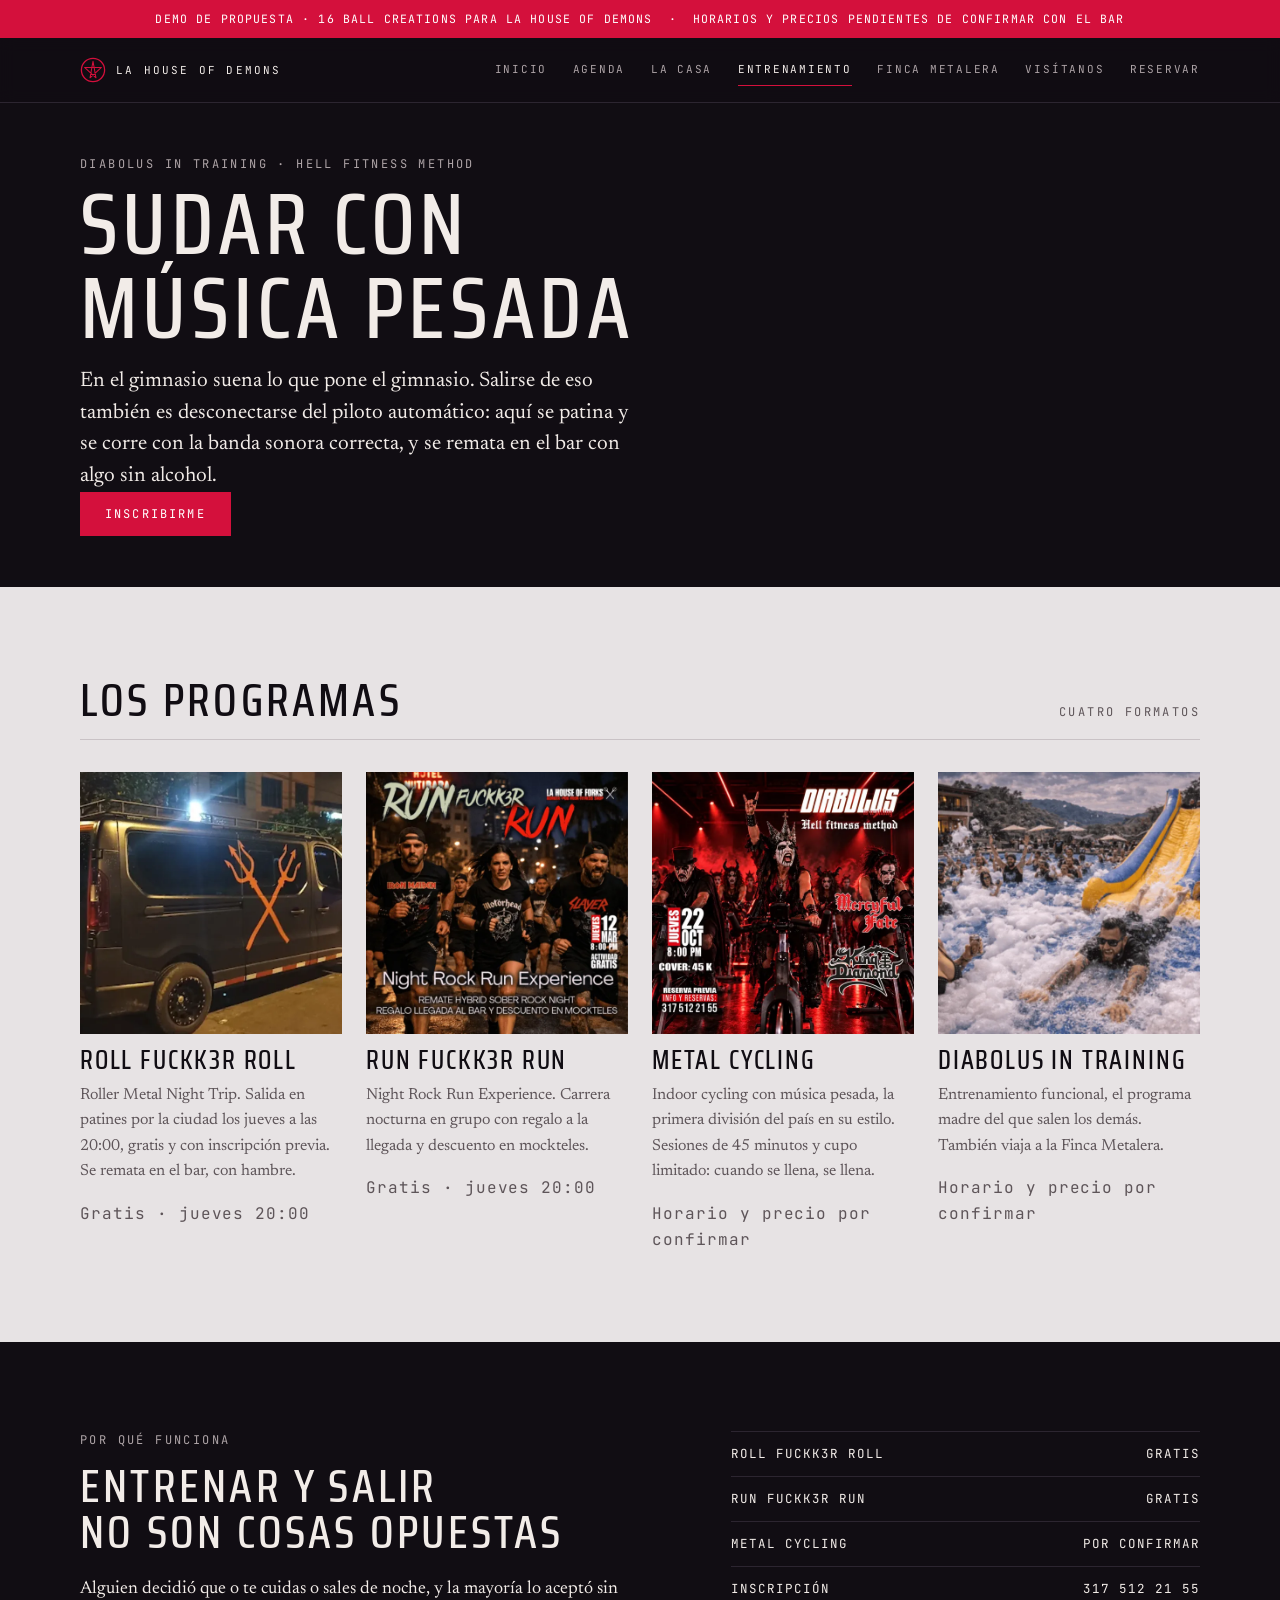
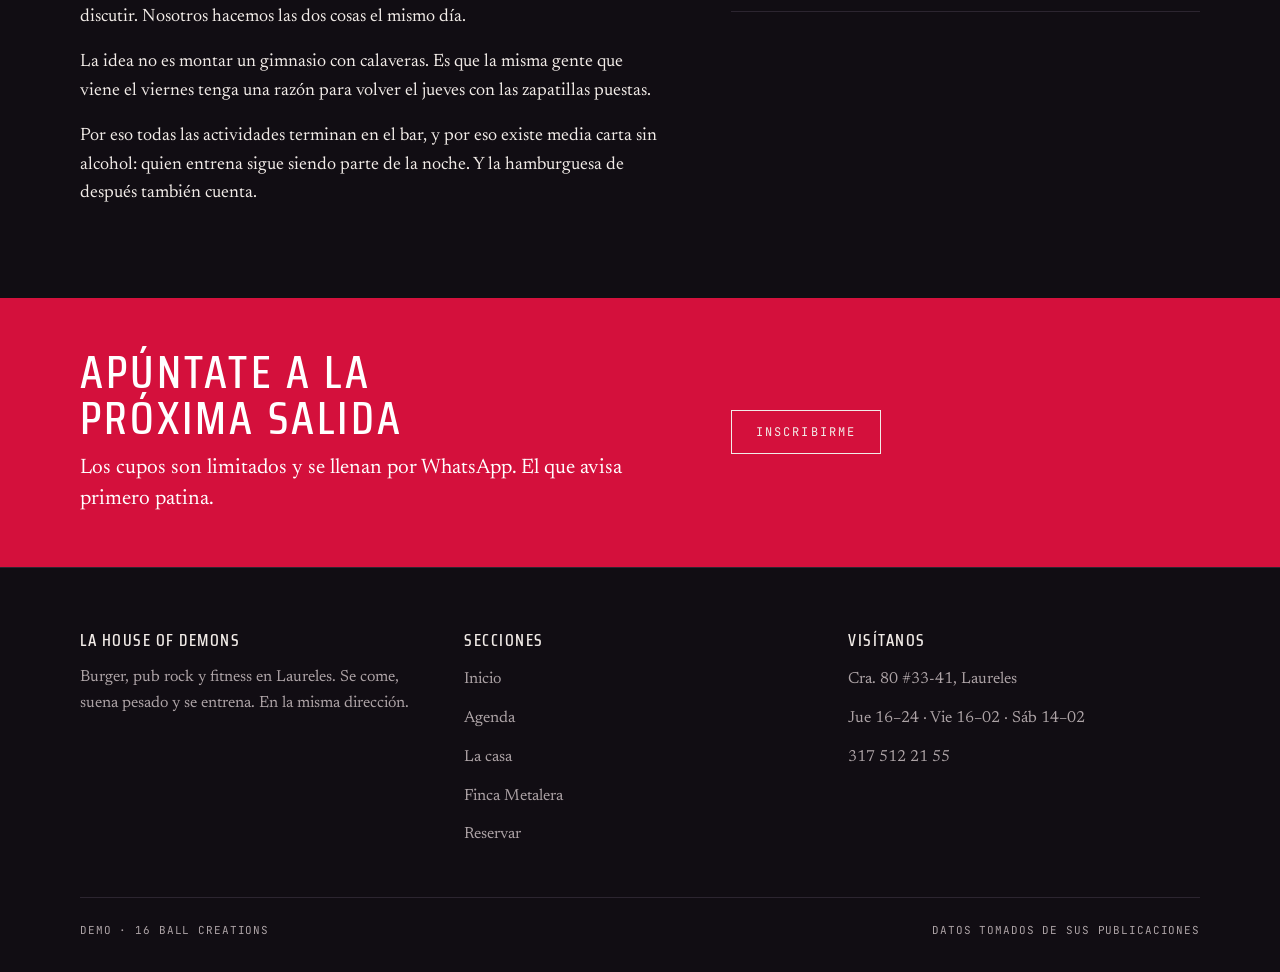
<file: v1/entrenamiento.html>
<!DOCTYPE html>
<html lang="es">
<head>
<meta charset="utf-8">
<meta name="viewport" content="width=device-width, initial-scale=1">
<title>Entrenamiento con música metal en Medellín — La House of Demons</title>
<meta name="description" content="Salidas en patines, carreras nocturnas, indoor cycling y entrenamiento funcional con banda sonora de rock y metal. Laureles, Medellín.">
<meta name="robots" content="noindex, nofollow">
<link rel="preconnect" href="https://fonts.googleapis.com">
<link rel="preconnect" href="https://fonts.gstatic.com" crossorigin>
<link href="https://fonts.googleapis.com/css2?family=Saira+Condensed:wght@400;500;600&family=Newsreader:opsz,wght@6..72,400;6..72,500&family=JetBrains+Mono:wght@400;500&family=UnifrakturMaguntia&display=swap" rel="stylesheet">
<link rel="stylesheet" href="assets/css/lhod.css?v=4">
</head>
<body>

<div class="demobar">
  <div class="wrap">
    <span>Demo de propuesta · 16 Ball Creations para La House of Demons</span>
    <span>·</span>
    <span>Horarios y precios pendientes de confirmar con el bar</span>
  </div>
</div>

<header class="nav">
  <div class="wrap nav__inner">
    <a class="nav__mark" href="index.html">
      <svg viewBox="0 0 28 28" aria-hidden="true"><circle cx="14" cy="14" r="12.5" fill="none" stroke="#D4103C" stroke-width="1.4"/><path d="M14 4.6 17.2 22.4 4.9 11.3h18.2L10.8 22.4Z" fill="none" stroke="#D4103C" stroke-width="1.1" stroke-linejoin="round"/></svg>
      La House of Demons
    </a>
    <button class="nav__toggle" type="button" aria-expanded="false" aria-controls="navLinks">Menú</button>
    <nav class="nav__links" id="navLinks" aria-label="Principal">
      <a href="index.html">Inicio</a>
      <a href="agenda.html">Agenda</a>
      <a href="la-casa.html">La casa</a>
      <a href="entrenamiento.html" aria-current="page">Entrenamiento</a>
      <a href="finca-metalera.html">Finca Metalera</a>
      <a href="visitanos.html">Visítanos</a>
      <a href="reservas.html">Reservar</a>
    </nav>
  </div>
</header>

<main>

  <section class="band band--cine band--tight">
    <div class="wrap">
      <p class="eyebrow">Diabolus in Training · Hell fitness method</p>
      <h1 class="h1" style="margin:8px 0 16px">Sudar con<br>música pesada</h1>
      <p class="lede">En el gimnasio suena lo que pone el gimnasio. Salirse de eso también es desconectarse del piloto automático: aquí se patina y se corre con la banda sonora correcta, y se remata en el bar con algo sin alcohol.</p>
      <div class="actions"><a class="btn btn--red" href="reservas.html">Inscribirme</a></div>
    </div>
  </section>

  <section class="band band--ceniza">
    <div class="wrap">
      <div class="band__head">
        <h2 class="h2">Los programas</h2>
        <p class="eyebrow">Cuatro formatos</p>
      </div>
      <div class="cards">
        <article class="card">
          <div class="card__media"><img src="assets/img/foto/van-tridentes.webp" alt="La van de La House of Demons con los tridentes de la marca" loading="lazy" width="520" height="520"></div>
          <h3 class="h3">Roll Fuckk3r Roll</h3>
          <p>Roller Metal Night Trip. Salida en patines por la ciudad los jueves a las 20:00, gratis y con inscripción previa. Se remata en el bar, con hambre.</p>
          <p class="mono" style="margin-top:8px">Gratis · jueves 20:00</p>
        </article>
        <article class="card">
          <div class="card__media"><img src="assets/img/evento/run-fuckker-run.webp" alt="Cartel de Run Fuckk3r Run, carrera nocturna" loading="lazy" width="520" height="520"></div>
          <h3 class="h3">Run Fuckk3r Run</h3>
          <p>Night Rock Run Experience. Carrera nocturna en grupo con regalo a la llegada y descuento en mockteles.</p>
          <p class="mono" style="margin-top:8px">Gratis · jueves 20:00</p>
        </article>
        <article class="card">
          <div class="card__media"><img src="assets/img/flyers/diabulus-mercyful.webp" alt="Flyer de Diabulus: sesión Mercyful Fate y King Diamond" loading="lazy" decoding="async" width="600" height="600"></div>
          <h3 class="h3">Metal Cycling</h3>
          <p>Indoor cycling con música pesada, la primera división del país en su estilo. Sesiones de 45 minutos y cupo limitado: cuando se llena, se llena.</p>
          <p class="mono" style="margin-top:8px">Horario y precio por confirmar</p>
        </article>
        <article class="card">
          <div class="card__media"><img src="assets/img/evento/finca-pool-party.webp" alt="Actividad de bienestar en la Finca Metalera" loading="lazy" width="520" height="520"></div>
          <h3 class="h3">Diabolus in Training</h3>
          <p>Entrenamiento funcional, el programa madre del que salen los demás. También viaja a la Finca Metalera.</p>
          <p class="mono" style="margin-top:8px">Horario y precio por confirmar</p>
        </article>
      </div>
    </div>
  </section>

  <section class="band band--cine">
    <div class="wrap split">
      <div>
        <p class="eyebrow">Por qué funciona</p>
        <h2 class="h2" style="margin:12px 0 20px">Entrenar y salir<br>no son cosas opuestas</h2>
        <div class="prose">
          <p>Alguien decidió que o te cuidas o sales de noche, y la mayoría lo aceptó sin discutir. Nosotros hacemos las dos cosas el mismo día.</p>
          <p>La idea no es montar un gimnasio con calaveras. Es que la misma gente que viene el viernes tenga una razón para volver el jueves con las zapatillas puestas.</p>
          <p>Por eso todas las actividades terminan en el bar, y por eso existe media carta sin alcohol: quien entrena sigue siendo parte de la noche. Y la hamburguesa de después también cuenta.</p>
        </div>
      </div>
      <div class="facts">
        <div class="facts__row"><span>Roll Fuckk3r Roll</span><span>Gratis</span></div>
        <div class="facts__row"><span>Run Fuckk3r Run</span><span>Gratis</span></div>
        <div class="facts__row"><span>Metal Cycling</span><span>Por confirmar</span></div>
        <div class="facts__row"><span>Inscripción</span><span>317 512 21 55</span></div>
      </div>
    </div>
  </section>

  <section class="band band--sangre band--tight">
    <div class="wrap split split--center">
      <div>
        <h2 class="h2">Apúntate a la próxima salida</h2>
        <p class="lede" style="margin-top:12px">Los cupos son limitados y se llenan por WhatsApp. El que avisa primero patina.</p>
      </div>
      <div class="actions"><a class="btn" href="reservas.html">Inscribirme</a></div>
    </div>
  </section>

</main>

<footer class="foot">
  <div class="wrap">
    <div class="foot__cols">
      <div>
        <h4 class="h4">La House of Demons</h4>
        <p class="muted" style="font-size:16px;margin:0">Burger, pub rock y fitness en Laureles. Se come, suena pesado y se entrena. En la misma dirección.</p>
      </div>
      <div>
        <h4 class="h4">Secciones</h4>
        <ul>
          <li><a href="index.html">Inicio</a></li>
          <li><a href="agenda.html">Agenda</a></li>
          <li><a href="la-casa.html">La casa</a></li>
          <li><a href="finca-metalera.html">Finca Metalera</a></li>
          <li><a href="reservas.html">Reservar</a></li>
        </ul>
      </div>
      <div>
        <h4 class="h4">Visítanos</h4>
        <ul>
          <li><a href="visitanos.html">Cra. 80 #33-41, Laureles</a></li>
          <li><a href="visitanos.html">Jue 16–24 · Vie 16–02 · Sáb 14–02</a></li>
          <li><a href="visitanos.html">317 512 21 55</a></li>
        </ul>
      </div>
    </div>
    <div class="foot__legal">
      <span>Demo · 16 Ball Creations</span>
      <span>Datos tomados de sus publicaciones</span>
    </div>
  </div>
</footer>

<script src="assets/js/lhod.js?v=4"></script>
</body>
</html>
</file>
<file: v1/assets/css/lhod.css>
/* =============================================================
   La House of Demons — demo de propuesta
   Sistema visual: bandas de cine (oscuras) + bandas de lectura (claras)
   Un solo acento: Sangre. Esquinas rectas. Sin sombras.
   ============================================================= */

:root{
  /* Color */
  --hollin:#110D13;        /* fondo: muestreado de la oscuridad real del bar */
  --hollin-2:#1B161D;      /* superficie elevada */
  --hollin-3:#241E27;
  --linea:#2C2530;         /* filete sobre oscuro */
  --hueso:#F2ECE8;         /* texto sobre oscuro */
  --humo:#ADA3A6;          /* texto secundario sobre oscuro */
  --ceniza:#E7E3E4;        /* banda de lectura */
  --ceniza-2:#DBD6D8;
  --linea-clara:#C9C2C5;
  --grafito:#5E5559;       /* texto secundario sobre claro */
  --sangre:#D4103C;        /* acento único */
  --sangre-seca:#9E0B2C;   /* rojo legible sobre claro */

  /* Tipografía */
  --display:"Saira Condensed","Arial Narrow",Arial,sans-serif;
  --read:"Newsreader",Georgia,"Times New Roman",serif;
  --data:"JetBrains Mono",ui-monospace,Consolas,monospace;
  --black-letter:"UnifrakturMaguntia","Old English Text MT",serif;

  /* Escalera de 8 */
  --s1:4px; --s2:8px; --s3:16px; --s4:24px; --s5:32px;
  --s6:48px; --s7:64px; --s8:96px; --s9:128px;

  --wrap:1200px;
  --measure:64ch;
}

*,*::before,*::after{box-sizing:border-box}

html{scroll-behavior:smooth}
@media (prefers-reduced-motion:reduce){
  html{scroll-behavior:auto}
  *{animation-duration:.001ms!important;transition-duration:.001ms!important}
}

body{
  margin:0;
  background:var(--hollin);
  color:var(--hueso);
  font-family:var(--read);
  font-size:18px;
  line-height:1.6;
  -webkit-font-smoothing:antialiased;
}

img{max-width:100%;display:block}
a{color:inherit}

.wrap{width:100%;max-width:var(--wrap);margin:0 auto;padding-left:clamp(16px,4vw,40px);padding-right:clamp(16px,4vw,40px)}
.sr-only{position:absolute;width:1px;height:1px;padding:0;margin:-1px;overflow:hidden;clip:rect(0 0 0 0);white-space:nowrap;border:0}

/* ---------- Tipografía ---------- */
.h1,.h2,.h3,.h4{font-family:var(--display);font-weight:500;text-transform:uppercase;margin:0;line-height:1;text-wrap:balance}
.h1{font-size:clamp(42px,7.4vw,86px);letter-spacing:.05em;line-height:.98}
.h2{font-size:clamp(28px,4.4vw,46px);letter-spacing:.07em}
.h3{font-size:clamp(20px,2.6vw,26px);letter-spacing:.07em;line-height:1.1}
.h4{font-size:17px;letter-spacing:.09em}
.bl{font-family:var(--black-letter);text-transform:none;letter-spacing:0;font-weight:400}

.eyebrow{font-family:var(--data);font-size:12px;letter-spacing:.2em;text-transform:uppercase;color:var(--humo);margin:0}
.band--ceniza .eyebrow{color:var(--grafito)}
.lede{font-size:clamp(17px,1.9vw,21px);line-height:1.5;max-width:46ch;margin:0}
.prose{max-width:var(--measure)}
.prose p{margin:0 0 var(--s3)}
.prose p:last-child{margin-bottom:0}
.mono{font-family:var(--data);font-size:13px;letter-spacing:.06em;font-variant-numeric:tabular-nums}
.muted{color:var(--humo)}
.band--ceniza .muted{color:var(--grafito)}

/* ---------- Navegación ---------- */
.nav{position:sticky;top:0;z-index:50;background:rgba(17,13,19,.92);backdrop-filter:blur(8px);border-bottom:1px solid var(--linea)}
.nav__inner{display:flex;align-items:center;justify-content:space-between;gap:var(--s3);min-height:64px}
.nav__mark{display:flex;align-items:center;gap:10px;font-family:var(--data);font-size:11px;letter-spacing:.2em;text-transform:uppercase;text-decoration:none;color:var(--hueso)}
.nav__mark svg{width:26px;height:26px;flex:none}
.nav__links{display:flex;gap:clamp(10px,2vw,26px);align-items:center}
.nav__links a{font-family:var(--data);font-size:11px;letter-spacing:.16em;text-transform:uppercase;color:var(--humo);text-decoration:none;padding:6px 0;border-bottom:1px solid transparent}
.nav__links a:hover,.nav__links a:focus-visible{color:var(--hueso)}
.nav__links a[aria-current="page"]{color:var(--hueso);border-bottom-color:var(--sangre)}
.nav__toggle{display:none;background:transparent;border:1px solid var(--linea);color:var(--hueso);font-family:var(--data);font-size:11px;letter-spacing:.16em;text-transform:uppercase;padding:10px 14px;cursor:pointer}

@media (max-width:900px){
  .nav__toggle{display:block}
  .nav__links{position:absolute;left:0;right:0;top:100%;flex-direction:column;align-items:stretch;gap:0;background:var(--hollin);border-bottom:1px solid var(--linea);padding:var(--s2) clamp(16px,4vw,40px) var(--s4)}
  .nav__links a{padding:14px 0;border-bottom:1px solid var(--linea);font-size:13px}
  .nav__links[hidden]{display:none}
}

/* ---------- Bandas ---------- */
.band{padding:clamp(40px,7vw,96px) 0}
.band--cine{background:var(--hollin);color:var(--hueso)}
.band--ceniza{background:var(--ceniza);color:var(--hollin)}
.band--sangre{background:var(--sangre);color:#fff}
.band--tight{padding:clamp(28px,4vw,56px) 0}
.band__head{display:flex;align-items:baseline;justify-content:space-between;gap:var(--s3);flex-wrap:wrap;border-bottom:1px solid var(--linea);padding-bottom:var(--s3);margin-bottom:var(--s5)}
.band--ceniza .band__head{border-bottom-color:var(--linea-clara)}

/* ---------- Botones ---------- */
.btn{display:inline-block;font-family:var(--data);font-size:12px;letter-spacing:.18em;text-transform:uppercase;padding:15px 24px;border:1px solid var(--hueso);color:var(--hueso);background:transparent;text-decoration:none;line-height:1;cursor:pointer;transition:background .15s ease,color .15s ease}
.btn:hover,.btn:focus-visible{background:var(--hueso);color:var(--hollin)}
.btn--red{background:var(--sangre);border-color:var(--sangre);color:#fff}
.btn--red:hover,.btn--red:focus-visible{background:#fff;border-color:#fff;color:var(--sangre)}
.btn--dark{border-color:var(--hollin);color:var(--hollin)}
.btn--dark:hover,.btn--dark:focus-visible{background:var(--hollin);color:var(--ceniza)}
.btn--sm{padding:11px 16px;font-size:11px}
.actions{display:flex;flex-wrap:wrap;gap:var(--s2)}

:focus-visible{outline:2px solid var(--sangre);outline-offset:3px}
.band--sangre :focus-visible{outline-color:#fff}

/* ---------- Portada ---------- */
.hero{position:relative;min-height:clamp(420px,72vh,640px);display:flex;flex-direction:column;justify-content:flex-end;padding:clamp(28px,5vw,64px) 0 clamp(24px,4vw,48px);
  background:
    radial-gradient(ellipse 36% 46% at 16% 28%, rgba(212,16,60,.40), transparent 70%),
    radial-gradient(ellipse 22% 30% at 74% 20%, rgba(236,28,84,.28), transparent 70%),
    radial-gradient(ellipse 70% 45% at 50% 100%, rgba(0,0,0,.88), transparent 72%),
    linear-gradient(180deg,#1A1219 0%,#110D13 62%,#0B080C 100%);
}
.hero__note{position:absolute;top:14px;right:clamp(16px,4vw,40px);font-family:var(--data);font-size:10px;letter-spacing:.14em;text-transform:uppercase;color:var(--humo);border:1px dashed #4A3F47;padding:6px 9px;max-width:60%}
.hero .h1{margin:var(--s2) 0 var(--s3)}
.hero .actions{margin-top:var(--s4)}

.status{display:flex;flex-wrap:wrap;gap:var(--s2) var(--s4);margin-top:var(--s4);padding-top:var(--s3);border-top:1px solid var(--linea);font-family:var(--data);font-size:12px;letter-spacing:.1em;text-transform:uppercase;color:var(--humo)}
.status b{color:var(--hueso);font-weight:500}
.dot{display:inline-block;width:7px;height:7px;background:var(--sangre);margin-right:8px;vertical-align:1px}
.dot--off{background:var(--humo)}

/* ---------- Tickets (agenda) ---------- */
.tickets{list-style:none;margin:0;padding:0}
.ticket{display:grid;grid-template-columns:96px minmax(0,1fr) auto;gap:var(--s3) var(--s4);align-items:center;padding:var(--s4) 0;border-bottom:1px solid var(--linea-clara)}
.band--cine .ticket{border-bottom-color:var(--linea)}
.ticket__date{font-family:var(--data);font-size:12px;letter-spacing:.1em;text-transform:uppercase;line-height:1.35;color:var(--grafito)}
.band--cine .ticket__date{color:var(--humo)}
.ticket__date b{display:block;font-family:var(--display);font-weight:500;font-size:34px;letter-spacing:.02em;color:var(--hollin);line-height:1}
.band--cine .ticket__date b{color:var(--hueso)}
.ticket__name{font-family:var(--display);font-weight:500;font-size:clamp(20px,2.4vw,25px);text-transform:uppercase;letter-spacing:.06em;line-height:1.1;margin:0}
.ticket__meta{font-size:16px;color:var(--grafito);margin:var(--s1) 0 0}
.band--cine .ticket__meta{color:var(--humo)}
.ticket__side{display:flex;align-items:center;gap:var(--s3);font-family:var(--data);font-size:12.5px;letter-spacing:.06em;white-space:nowrap}
.ticket__price{font-weight:500}
.ticket__tags{display:flex;gap:var(--s1);flex-wrap:wrap;margin-top:var(--s2)}
.tag{font-family:var(--data);font-size:10px;letter-spacing:.12em;text-transform:uppercase;padding:3px 7px;border:1px solid var(--linea-clara);color:var(--grafito)}
.band--cine .tag{border-color:var(--linea);color:var(--humo)}
.tag--free{border-color:var(--sangre-seca);color:var(--sangre-seca)}
.band--cine .tag--free{border-color:var(--sangre);color:var(--sangre)}
.ticket.is-past{opacity:.55}

.filters{display:flex;gap:var(--s2);flex-wrap:wrap;margin-bottom:var(--s4)}
.filters button{font-family:var(--data);font-size:11px;letter-spacing:.14em;text-transform:uppercase;padding:9px 14px;border:1px solid var(--linea-clara);background:transparent;color:var(--grafito);cursor:pointer}
.filters button[aria-pressed="true"]{background:var(--hollin);border-color:var(--hollin);color:var(--ceniza)}

/* ---------- Tarjetas ---------- */
.cards{display:grid;grid-template-columns:repeat(auto-fit,minmax(250px,1fr));gap:var(--s4)}
.cards--4{grid-template-columns:repeat(auto-fit,minmax(210px,1fr))}
.card{display:flex;flex-direction:column;gap:var(--s2);text-decoration:none;color:inherit}
.card__media{aspect-ratio:1/1;overflow:hidden;background:var(--hollin-2)}
.card__media img{width:100%;height:100%;object-fit:cover}
.card__media--wide{aspect-ratio:16/9}
.card .h3{margin-top:var(--s1)}
.card p{margin:0;font-size:16px;color:var(--humo)}
.band--ceniza .card p{color:var(--grafito)}

/* ---------- Datos / fichas ---------- */
.facts{display:flex;flex-direction:column;border-top:1px solid currentColor}
.facts__row{display:flex;justify-content:space-between;gap:var(--s3);padding:12px 0;border-bottom:1px solid currentColor;font-family:var(--data);font-size:12.5px;letter-spacing:.08em;text-transform:uppercase}
.band--sangre .facts,.band--sangre .facts__row{border-color:rgba(255,255,255,.45)}
.band--cine .facts,.band--cine .facts__row{border-color:var(--linea)}
.band--ceniza .facts,.band--ceniza .facts__row{border-color:var(--linea-clara)}

.split{display:grid;grid-template-columns:minmax(0,1.25fr) minmax(0,1fr);gap:clamp(24px,5vw,64px);align-items:start}
.split--center{align-items:center}
@media (max-width:820px){.split{grid-template-columns:1fr}}

/* ---------- Prueba social ---------- */
.proof{display:grid;grid-template-columns:auto minmax(0,1fr);gap:clamp(20px,5vw,56px);align-items:center}
.proof__score{font-family:var(--display);font-weight:500;font-size:clamp(56px,9vw,104px);line-height:.88;letter-spacing:.01em}
.proof__score small{display:block;font-family:var(--data);font-size:11px;letter-spacing:.16em;text-transform:uppercase;color:var(--humo);margin-top:var(--s2)}
.proof blockquote{margin:0;font-size:clamp(19px,2.3vw,25px);line-height:1.4;max-width:44ch}
.proof cite{display:block;margin-top:var(--s2);font-style:normal;font-family:var(--data);font-size:11px;letter-spacing:.14em;text-transform:uppercase;color:var(--humo)}
@media (max-width:700px){.proof{grid-template-columns:1fr}}

/* ---------- Formulario de reservas ---------- */
.wizard{background:var(--hollin-2);border:1px solid var(--linea);padding:clamp(20px,3.5vw,36px)}
.wizard__steps{display:flex;gap:var(--s2);flex-wrap:wrap;margin-bottom:var(--s5);font-family:var(--data);font-size:11px;letter-spacing:.14em;text-transform:uppercase}
.wizard__steps li{list-style:none;display:flex;align-items:center;gap:8px;color:var(--humo)}
.wizard__steps li::before{content:attr(data-n);display:grid;place-items:center;width:24px;height:24px;border:1px solid var(--linea);font-size:11px}
.wizard__steps li[aria-current="step"]{color:var(--hueso)}
.wizard__steps li[aria-current="step"]::before{background:var(--sangre);border-color:var(--sangre);color:#fff}
.wizard__steps li.is-done::before{background:var(--hueso);border-color:var(--hueso);color:var(--hollin)}

.step[hidden]{display:none}
.step__title{margin:0 0 var(--s4)}
.choices{display:grid;grid-template-columns:repeat(auto-fit,minmax(180px,1fr));gap:var(--s2);margin:0 0 var(--s4);padding:0;list-style:none}
.choice{display:block;position:relative}
.choice input{position:absolute;opacity:0;width:100%;height:100%;margin:0;cursor:pointer}
.choice span{display:flex;flex-direction:column;gap:4px;border:1px solid var(--linea);padding:16px;font-family:var(--display);font-weight:500;font-size:18px;text-transform:uppercase;letter-spacing:.06em}
.choice small{font-family:var(--read);font-size:14px;text-transform:none;letter-spacing:0;color:var(--humo);font-weight:400}
.choice input:checked + span{border-color:var(--sangre);background:rgba(212,16,60,.12)}
.choice input:focus-visible + span{outline:2px solid var(--sangre);outline-offset:2px}

.field{display:flex;flex-direction:column;gap:6px;margin-bottom:var(--s3)}
.field label{font-family:var(--data);font-size:11px;letter-spacing:.14em;text-transform:uppercase;color:var(--humo)}
.field input,.field select,.field textarea{
  font-family:var(--read);font-size:17px;color:var(--hueso);background:transparent;
  border:0;border-bottom:1px solid var(--linea);padding:11px 0;width:100%;
}
.field input:focus,.field select:focus,.field textarea:focus{outline:none;border-bottom-color:var(--sangre)}
.field select option{background:var(--hollin-2);color:var(--hueso)}
.field__hint{font-size:14px;color:var(--humo)}
.field__error{font-family:var(--data);font-size:12px;color:var(--sangre);letter-spacing:.04em}
.grid-2{display:grid;grid-template-columns:repeat(auto-fit,minmax(200px,1fr));gap:var(--s3)}

.summary{border:1px solid var(--linea);padding:var(--s4);margin-bottom:var(--s4)}
.summary dl{display:grid;grid-template-columns:auto 1fr;gap:10px var(--s4);margin:0}
.summary dt{font-family:var(--data);font-size:11px;letter-spacing:.14em;text-transform:uppercase;color:var(--humo)}
.summary dd{margin:0;font-family:var(--display);font-weight:500;font-size:19px;text-transform:uppercase;letter-spacing:.05em}
.wizard__nav{display:flex;gap:var(--s2);flex-wrap:wrap;align-items:center}
.msg-preview{font-family:var(--data);font-size:13px;line-height:1.7;white-space:pre-wrap;background:var(--hollin);border-left:2px solid var(--sangre);padding:var(--s3);margin:var(--s3) 0 0;color:var(--humo)}

/* ---------- Aviso de demo ---------- */
.demobar{background:var(--sangre);color:#fff;font-family:var(--data);font-size:11.5px;letter-spacing:.1em;text-transform:uppercase;padding:10px 0}
.demobar .wrap{display:flex;gap:var(--s3);align-items:center;justify-content:center;flex-wrap:wrap;text-align:center}
.demobar a{color:#fff}

/* ---------- Comparativa ---------- */
.compare{width:100%;border-collapse:collapse;font-size:16px}
.compare th{font-family:var(--data);font-size:10.5px;font-weight:500;letter-spacing:.14em;text-transform:uppercase;color:var(--humo);text-align:left;padding:0 var(--s3) var(--s2) 0;border-bottom:1px solid var(--linea)}
.compare td{padding:14px var(--s3) 14px 0;border-bottom:1px solid var(--linea);vertical-align:top}
.compare td:first-child{font-family:var(--display);font-weight:500;text-transform:uppercase;letter-spacing:.05em;font-size:17px}
.band--ceniza .compare th{color:var(--grafito);border-bottom-color:var(--linea-clara)}
.band--ceniza .compare td{border-bottom-color:var(--linea-clara)}
.scroller{overflow-x:auto}

/* ---------- Pie ---------- */
.foot{background:var(--hollin);border-top:1px solid var(--linea);padding:var(--s7) 0 var(--s5)}
.foot__cols{display:grid;grid-template-columns:repeat(auto-fit,minmax(190px,1fr));gap:var(--s5)}
.foot h4{margin:0 0 var(--s3)}
.foot ul{list-style:none;margin:0;padding:0;display:flex;flex-direction:column;gap:10px}
.foot a{color:var(--humo);text-decoration:none;font-size:16px}
.foot a:hover,.foot a:focus-visible{color:var(--hueso)}
.foot__legal{margin-top:var(--s6);padding-top:var(--s4);border-top:1px solid var(--linea);display:flex;justify-content:space-between;gap:var(--s3);flex-wrap:wrap;font-family:var(--data);font-size:11px;letter-spacing:.08em;color:var(--humo);text-transform:uppercase}

/* Movil: el precio mas largo ($1.857.000 + "Lista de espera") no cabe
   en 375px con nowrap. Se permite que fluya. */
@media (max-width:620px){
  .ticket__side{flex-wrap:wrap;white-space:normal;row-gap:var(--s2)}
}
</file>
<file: v2/assets/css/lhod.css>
/* =============================================================
   La House of Demons — Propuesta 2 · Manifiesto
   Un solo canvas oscuro. El titular grita, la informacion se lee.
   Paleta muestreada del bar. Sin sombras, sin degradados de interfaz.
   ============================================================= */

:root{
  /* Superficies: un solo canvas, sin bandas claras */
  --hollin:#110D13;
  --hollin-2:#1B161D;
  --hollin-3:#241E27;
  --negro:#000000;
  --linea:#2C2530;

  /* Voz y contrapunto */
  --sangre:#D4103C;        /* display + accion. Nunca parrafo. */
  --sangre-seca:#9E0B2C;
  --ceniza-rosa:#FFC9CE;   /* 13.29 sobre hollin */
  --hueso:#F2ECE8;         /* 16.45 sobre hollin */
  --humo:#ADA3A6;

  /* Tipografia */
  --display:"Saira Condensed","Arial Narrow",Arial,sans-serif;
  --read:"Newsreader",Georgia,"Times New Roman",serif;
  --data:"JetBrains Mono",ui-monospace,Consolas,monospace;
  --black-letter:"UnifrakturMaguntia","Old English Text MT",serif;

  /* Escala display: el giro frente a la propuesta 1 */
  --d-xl:clamp(64px,15vw,190px);
  --d-lg:clamp(48px,9vw,120px);
  --d-md:clamp(32px,5vw,64px);
  --d-sm:clamp(22px,3vw,34px);

  /* Espacio base 4 */
  --s1:4px; --s2:8px; --s3:16px; --s4:24px; --s5:32px;
  --s6:48px; --s7:64px; --s8:100px; --s9:148px;

  /* Forma: pastillas, el otro giro frente a v1 */
  --r:15px; --r-card:12px; --r-feature:38px;

  --wrap:1200px;
  --measure:62ch;
}

*,*::before,*::after{box-sizing:border-box}
html{scroll-behavior:smooth}
@media (prefers-reduced-motion:reduce){
  html{scroll-behavior:auto}
  *{animation-duration:.001ms!important;transition-duration:.001ms!important}
}

body{
  margin:0;
  background:var(--hollin);
  color:var(--hueso);
  font-family:var(--display);
  font-size:18px;
  line-height:1.5;
  -webkit-font-smoothing:antialiased;
}
img{max-width:100%;display:block}
a{color:inherit}

.wrap{width:100%;max-width:var(--wrap);margin:0 auto;padding-left:clamp(16px,4vw,40px);padding-right:clamp(16px,4vw,40px)}
.sr-only{position:absolute;width:1px;height:1px;padding:0;margin:-1px;overflow:hidden;clip:rect(0 0 0 0);white-space:nowrap;border:0}

/* ---------- Tipografia ---------- */
.d-xl,.d-lg,.d-md,.d-sm{
  font-family:var(--display);font-weight:700;text-transform:uppercase;
  margin:0;text-wrap:balance;color:var(--sangre);
}
.d-xl{font-size:var(--d-xl);line-height:.75;letter-spacing:.06em}
.d-lg{font-size:var(--d-lg);line-height:.78;letter-spacing:.05em}
.d-md{font-size:var(--d-md);line-height:.85;letter-spacing:.04em}
.d-sm{font-size:var(--d-sm);line-height:1;letter-spacing:.06em;color:var(--hueso)}
.d-hueso{color:var(--hueso)}
.d-rosa{color:var(--ceniza-rosa)}
.bl{font-family:var(--black-letter);text-transform:none;letter-spacing:0;font-weight:400}

/* Aside entre parentesis, el recurso de la referencia */
.aside{display:block;color:var(--ceniza-rosa)}

.eyebrow{font-family:var(--data);font-size:12px;letter-spacing:.2em;text-transform:uppercase;color:var(--ceniza-rosa);margin:0}
.lede{font-family:var(--read);font-size:clamp(17px,1.9vw,20px);line-height:1.5;max-width:46ch;margin:0;color:var(--hueso)}
.prose{font-family:var(--read);max-width:var(--measure);line-height:1.6}
.prose p{margin:0 0 var(--s3)}
.prose p:last-child{margin-bottom:0}
.mono{font-family:var(--data);font-size:13px;letter-spacing:.06em;font-variant-numeric:tabular-nums}
.muted{color:var(--humo)}
.rosa{color:var(--ceniza-rosa)}

/* ---------- Navegacion: barra negra solida ---------- */
.nav{position:sticky;top:0;z-index:50;background:var(--negro)}
.nav__inner{display:flex;align-items:center;justify-content:space-between;gap:var(--s3);min-height:60px}
.nav__mark{display:flex;align-items:center;gap:9px;font-family:var(--display);font-weight:700;font-size:19px;letter-spacing:.06em;text-transform:uppercase;text-decoration:none;color:var(--sangre)}
.nav__mark svg{width:24px;height:24px;flex:none}
.nav__links{display:flex;gap:clamp(8px,1.6vw,20px);align-items:center}
.nav__links a{font-family:var(--display);font-weight:500;font-size:14px;letter-spacing:.02em;text-transform:uppercase;color:#fff;text-decoration:none;padding:8px 10px;border-radius:var(--r)}
.nav__links a:hover,.nav__links a:focus-visible{color:var(--ceniza-rosa)}
.nav__links a[aria-current="page"]{background:var(--sangre);color:#fff}
.nav__toggle{display:none;background:transparent;border:1px solid #fff;color:#fff;font-family:var(--display);font-weight:500;font-size:14px;letter-spacing:.02em;text-transform:uppercase;padding:9px 14px;border-radius:var(--r);cursor:pointer}

@media (max-width:980px){
  .nav__toggle{display:block}
  .nav__links{position:absolute;left:0;right:0;top:100%;flex-direction:column;align-items:stretch;gap:0;background:var(--negro);padding:var(--s2) clamp(16px,4vw,40px) var(--s4)}
  .nav__links a{padding:14px 0;font-size:17px;border-radius:0;border-bottom:1px solid #222}
  .nav__links a[aria-current="page"]{background:transparent;color:var(--sangre)}
  .nav__links[hidden]{display:none}
}

/* ---------- Secciones: separadas por espacio, nunca por color ---------- */
.sec{padding:clamp(48px,8vw,100px) 0}
.sec--tight{padding:clamp(32px,5vw,64px) 0}
.sec__head{margin-bottom:var(--s6)}
.sec__head .eyebrow{margin-bottom:var(--s3)}

/* Eyebrow con chevrons, recurso de la referencia */
.bracket{display:inline-flex;align-items:center;gap:10px;font-family:var(--data);font-size:12px;letter-spacing:.2em;text-transform:uppercase;color:var(--ceniza-rosa)}
.bracket::before{content:"\25C2"}
.bracket::after{content:"\25B8"}
.bracket::before,.bracket::after{color:var(--sangre)}

/* ---------- Botones: pastilla 15px ---------- */
.btn{display:inline-flex;align-items:center;gap:8px;font-family:var(--display);font-weight:500;font-size:15px;letter-spacing:.02em;text-transform:uppercase;padding:13px 20px;border:1px solid transparent;border-radius:var(--r);text-decoration:none;line-height:1;cursor:pointer;transition:background .15s ease,color .15s ease,border-color .15s ease}
.btn--primary{background:var(--sangre);color:#fff;border-color:var(--sangre)}
.btn--primary:hover,.btn--primary:focus-visible{background:#fff;border-color:#fff;color:var(--sangre)}
.btn--ghost{background:transparent;color:#fff;border-color:#fff}
.btn--ghost:hover,.btn--ghost:focus-visible{background:#fff;color:var(--hollin)}
.btn--sm{padding:10px 15px;font-size:13.5px}
.btn::after{content:"\203A";font-size:1.15em;line-height:0}
.btn--noarrow::after{content:none}
.actions{display:flex;flex-wrap:wrap;gap:var(--s2)}

:focus-visible{outline:2px solid var(--sangre);outline-offset:3px}

/* ---------- Hero: bloque declarativo centrado ---------- */
.hero{position:relative;padding:clamp(40px,7vw,90px) 0 clamp(32px,5vw,64px);overflow:hidden}
.hero__inner{position:relative;z-index:2;display:flex;flex-direction:column;align-items:center;text-align:center;gap:var(--s4)}
.hero .lede{max-width:52ch}
.hero .actions{justify-content:center}

/* Foto pendiente en mascara irregular, no rectangulo ni circulo */
.mask{
  position:absolute;z-index:1;
  background:
    radial-gradient(ellipse 60% 55% at 35% 30%, rgba(212,16,60,.45), transparent 72%),
    linear-gradient(160deg,#2A1620 0%,#160F18 60%,#0C080D 100%);
  border:1px dashed #5A4750;
  display:grid;place-items:center;
  clip-path:polygon(14% 2%,62% 0,88% 18%,100% 52%,84% 86%,46% 100%,12% 88%,0 46%);
}
.mask span{font-family:var(--data);font-size:9.5px;letter-spacing:.14em;text-transform:uppercase;color:var(--humo);text-align:center;padding:0 12px;line-height:1.5}
.mask--a{width:min(28vw,230px);aspect-ratio:1/1;left:-2%;top:12%}
.mask--b{width:min(22vw,180px);aspect-ratio:1/1;right:-1%;top:6%;clip-path:polygon(24% 0,78% 8%,100% 42%,90% 80%,52% 100%,14% 84%,0 40%)}
.mask--c{width:min(18vw,150px);aspect-ratio:1/1;right:8%;bottom:2%;clip-path:polygon(18% 6%,70% 0,96% 30%,88% 74%,44% 98%,6% 76%,2% 34%)}
@media (max-width:900px){.mask--a,.mask--b,.mask--c{display:none}}

/* ---------- Estado / franja de datos ---------- */
.status{display:flex;flex-wrap:wrap;justify-content:center;gap:var(--s2) var(--s5);margin-top:var(--s4);font-family:var(--data);font-size:12px;letter-spacing:.1em;text-transform:uppercase;color:var(--humo)}
.status b{color:var(--ceniza-rosa);font-weight:500}
.dot{display:inline-block;width:7px;height:7px;border-radius:50%;background:var(--sangre);margin-right:8px;vertical-align:1px}
.dot--off{background:var(--humo)}

/* ---------- Lectura protegida: agenda, precios, horarios ---------- */
.panel{background:var(--hollin-2);border:1px solid var(--negro);border-radius:var(--r-card);padding:clamp(16px,2.4vw,24px)}
.panel--feature{border-radius:var(--r-feature);padding:clamp(24px,4vw,48px)}

.tickets{list-style:none;margin:0;padding:0;display:flex;flex-direction:column;gap:var(--s2)}
.ticket{display:grid;grid-template-columns:82px minmax(0,1fr) auto;gap:var(--s3) var(--s4);align-items:center;
  background:var(--hollin-2);border:1px solid var(--negro);border-radius:var(--r-card);padding:var(--s4) clamp(16px,2.4vw,24px)}
.ticket__date{font-family:var(--data);font-size:11px;letter-spacing:.1em;text-transform:uppercase;line-height:1.4;color:var(--humo)}
.ticket__date b{display:block;font-family:var(--display);font-weight:700;font-size:38px;letter-spacing:.02em;color:var(--sangre);line-height:.9}
.ticket__name{font-family:var(--display);font-weight:700;font-size:clamp(20px,2.4vw,26px);text-transform:uppercase;letter-spacing:.03em;line-height:1.05;margin:0;color:var(--hueso)}
.ticket__meta{font-family:var(--read);font-size:16px;line-height:1.45;color:var(--humo);margin:6px 0 0;max-width:52ch}
.ticket__side{display:flex;align-items:center;gap:var(--s3);font-family:var(--data);font-size:13px;letter-spacing:.06em;white-space:nowrap;color:var(--ceniza-rosa)}
.ticket__price{font-weight:500}
.ticket__tags{display:flex;gap:6px;flex-wrap:wrap;margin-top:var(--s2)}
.ticket.is-past{opacity:.5}
/* hidden debe ganar a display:grid/flex del sistema */
[hidden]{display:none!important}
@media (max-width:720px){
  .ticket{grid-template-columns:64px minmax(0,1fr)}
  .ticket__side{grid-column:2;justify-content:flex-start}
}

/* ---------- Pills: filtros y etiquetas ---------- */
.tag{font-family:var(--display);font-weight:500;font-size:12px;letter-spacing:.03em;text-transform:uppercase;padding:5px 11px;border-radius:var(--r);border:1px solid var(--linea);color:var(--ceniza-rosa)}
.tag--free{border-color:var(--sangre);color:var(--sangre)}

.filters{display:flex;gap:6px;flex-wrap:wrap;margin-bottom:var(--s5)}
.filters button{font-family:var(--display);font-weight:500;font-size:15px;letter-spacing:.02em;text-transform:uppercase;padding:10px 16px;border-radius:var(--r);border:1px solid var(--linea);background:transparent;color:var(--ceniza-rosa);cursor:pointer;transition:background .15s ease,color .15s ease}
.filters button:hover{border-color:var(--ceniza-rosa)}
.filters button[aria-pressed="true"]{background:var(--sangre);border-color:var(--sangre);color:#fff}

/* ---------- Tarjetas ---------- */
.cards{display:grid;grid-template-columns:repeat(auto-fit,minmax(240px,1fr));gap:var(--s4)}
.cards--4{grid-template-columns:repeat(auto-fit,minmax(200px,1fr))}
.card{display:flex;flex-direction:column;gap:var(--s2);text-decoration:none;color:inherit;
  background:var(--hollin-2);border:1px solid var(--negro);border-radius:var(--r-card);padding:var(--s4);transition:background .15s ease}
.card:hover{background:var(--hollin-3)}
.card h3{font-family:var(--display);font-weight:700;font-size:clamp(22px,2.6vw,28px);text-transform:uppercase;letter-spacing:.03em;line-height:1;margin:0;color:var(--sangre)}
.card p{margin:0;font-family:var(--read);font-size:16px;line-height:1.5;color:var(--humo)}
.card__media{aspect-ratio:1/1;overflow:hidden;border-radius:var(--r-card);background:var(--hollin-3)}
.card__media img{width:100%;height:100%;object-fit:cover}

/* ---------- Fichas de datos ---------- */
.facts{display:flex;flex-direction:column;border-top:1px solid var(--linea)}
.facts__row{display:flex;justify-content:space-between;gap:var(--s3);padding:13px 0;border-bottom:1px solid var(--linea);font-family:var(--data);font-size:12.5px;letter-spacing:.08em;text-transform:uppercase}
.facts__row b{color:var(--ceniza-rosa);font-weight:500}

.split{display:grid;grid-template-columns:minmax(0,1.2fr) minmax(0,1fr);gap:clamp(24px,5vw,64px);align-items:start}
.split--center{align-items:center}
@media (max-width:860px){.split{grid-template-columns:1fr}}

/* ---------- Prueba social ---------- */
.proof{display:grid;grid-template-columns:auto minmax(0,1fr);gap:clamp(20px,5vw,56px);align-items:center}
.proof__score{font-family:var(--display);font-weight:700;font-size:clamp(72px,13vw,150px);line-height:.8;letter-spacing:.02em;color:var(--sangre)}
.proof__score small{display:block;font-family:var(--data);font-size:11px;font-weight:400;letter-spacing:.16em;text-transform:uppercase;color:var(--humo);margin-top:var(--s3)}
.proof blockquote{margin:0;font-family:var(--read);font-size:clamp(19px,2.3vw,26px);line-height:1.4;max-width:42ch;color:var(--hueso)}
.proof cite{display:block;margin-top:var(--s3);font-style:normal;font-family:var(--data);font-size:11px;letter-spacing:.14em;text-transform:uppercase;color:var(--humo)}
@media (max-width:700px){.proof{grid-template-columns:1fr}}

/* ---------- Aviso de demo ---------- */
.demobar{background:var(--sangre);color:#fff;font-family:var(--data);font-size:11px;letter-spacing:.1em;text-transform:uppercase;padding:9px 0}
.demobar .wrap{display:flex;gap:var(--s3);align-items:center;justify-content:center;flex-wrap:wrap;text-align:center}
.demobar a{color:#fff}

/* ---------- Pie ---------- */
.foot{border-top:1px solid var(--linea);padding:clamp(40px,6vw,64px) 0 var(--s6)}
.foot__cols{display:grid;grid-template-columns:repeat(auto-fit,minmax(200px,1fr));gap:var(--s5)}
.foot h4{font-family:var(--display);font-weight:700;font-size:14px;letter-spacing:.1em;text-transform:uppercase;color:var(--ceniza-rosa);margin:0 0 var(--s3)}
.foot ul{list-style:none;margin:0;padding:0;display:flex;flex-direction:column;gap:9px}
.foot a{font-family:var(--display);font-weight:400;font-size:15.5px;color:var(--humo);text-decoration:none}
.foot a:hover{color:var(--hueso)}
.foot__legal{margin-top:var(--s6);padding-top:var(--s4);border-top:1px solid var(--linea);font-family:var(--data);font-size:11px;letter-spacing:.08em;color:var(--humo);line-height:1.7}

/* Movil: el precio mas largo ($1.857.000 + "Lista de espera") no cabe
   en 375px con nowrap. Se permite que fluya. */
@media (max-width:620px){
  .ticket__side{flex-wrap:wrap;white-space:normal;row-gap:var(--s2)}
}
</file>
<file: assets/css/lhod.css>
/* =============================================================
   La House of Demons — demo de propuesta
   Sistema visual: bandas de cine (oscuras) + bandas de lectura (claras)
   Un solo acento: Sangre. Esquinas rectas. Sin sombras.
   ============================================================= */

:root{
  /* Color */
  --hollin:#110D13;        /* fondo: muestreado de la oscuridad real del bar */
  --hollin-2:#1B161D;      /* superficie elevada */
  --hollin-3:#241E27;
  --linea:#2C2530;         /* filete sobre oscuro */
  --hueso:#F2ECE8;         /* texto sobre oscuro */
  --humo:#ADA3A6;          /* texto secundario sobre oscuro */
  --ceniza:#E7E3E4;        /* banda de lectura */
  --ceniza-2:#DBD6D8;
  --linea-clara:#C9C2C5;
  --grafito:#5E5559;       /* texto secundario sobre claro */
  --sangre:#D4103C;        /* acento único */
  --sangre-seca:#9E0B2C;   /* rojo legible sobre claro */

  /* Tipografía */
  --display:"Saira Condensed","Arial Narrow",Arial,sans-serif;
  --read:"Newsreader",Georgia,"Times New Roman",serif;
  --data:"JetBrains Mono",ui-monospace,Consolas,monospace;
  --black-letter:"UnifrakturMaguntia","Old English Text MT",serif;

  /* Escalera de 8 */
  --s1:4px; --s2:8px; --s3:16px; --s4:24px; --s5:32px;
  --s6:48px; --s7:64px; --s8:96px; --s9:128px;

  --wrap:1200px;
  --measure:64ch;
}

*,*::before,*::after{box-sizing:border-box}

html{scroll-behavior:smooth}
@media (prefers-reduced-motion:reduce){
  html{scroll-behavior:auto}
  *{animation-duration:.001ms!important;transition-duration:.001ms!important}
}

body{
  margin:0;
  background:var(--hollin);
  color:var(--hueso);
  font-family:var(--read);
  font-size:18px;
  line-height:1.6;
  -webkit-font-smoothing:antialiased;
}

img{max-width:100%;display:block}
a{color:inherit}

.wrap{width:100%;max-width:var(--wrap);margin:0 auto;padding-left:clamp(16px,4vw,40px);padding-right:clamp(16px,4vw,40px)}
.sr-only{position:absolute;width:1px;height:1px;padding:0;margin:-1px;overflow:hidden;clip:rect(0 0 0 0);white-space:nowrap;border:0}

/* ---------- Tipografía ---------- */
.h1,.h2,.h3,.h4{font-family:var(--display);font-weight:500;text-transform:uppercase;margin:0;line-height:1;text-wrap:balance}
.h1{font-size:clamp(42px,7.4vw,86px);letter-spacing:.05em;line-height:.98}
.h2{font-size:clamp(28px,4.4vw,46px);letter-spacing:.07em}
.h3{font-size:clamp(20px,2.6vw,26px);letter-spacing:.07em;line-height:1.1}
.h4{font-size:17px;letter-spacing:.09em}
.bl{font-family:var(--black-letter);text-transform:none;letter-spacing:0;font-weight:400}

.eyebrow{font-family:var(--data);font-size:12px;letter-spacing:.2em;text-transform:uppercase;color:var(--humo);margin:0}
.band--ceniza .eyebrow{color:var(--grafito)}
.lede{font-size:clamp(17px,1.9vw,21px);line-height:1.5;max-width:46ch;margin:0}
.prose{max-width:var(--measure)}
.prose p{margin:0 0 var(--s3)}
.prose p:last-child{margin-bottom:0}
.mono{font-family:var(--data);font-size:13px;letter-spacing:.06em;font-variant-numeric:tabular-nums}
.muted{color:var(--humo)}
.band--ceniza .muted{color:var(--grafito)}

/* ---------- Navegación ---------- */
.nav{position:sticky;top:0;z-index:50;background:rgba(17,13,19,.92);backdrop-filter:blur(8px);border-bottom:1px solid var(--linea)}
.nav__inner{display:flex;align-items:center;justify-content:space-between;gap:var(--s3);min-height:64px}
.nav__mark{display:flex;align-items:center;gap:10px;font-family:var(--data);font-size:11px;letter-spacing:.2em;text-transform:uppercase;text-decoration:none;color:var(--hueso)}
.nav__mark svg{width:26px;height:26px;flex:none}
.nav__links{display:flex;gap:clamp(10px,2vw,26px);align-items:center}
.nav__links a{font-family:var(--data);font-size:11px;letter-spacing:.16em;text-transform:uppercase;color:var(--humo);text-decoration:none;padding:6px 0;border-bottom:1px solid transparent}
.nav__links a:hover,.nav__links a:focus-visible{color:var(--hueso)}
.nav__links a[aria-current="page"]{color:var(--hueso);border-bottom-color:var(--sangre)}
.nav__toggle{display:none;background:transparent;border:1px solid var(--linea);color:var(--hueso);font-family:var(--data);font-size:11px;letter-spacing:.16em;text-transform:uppercase;padding:10px 14px;cursor:pointer}

@media (max-width:900px){
  .nav__toggle{display:block}
  .nav__links{position:absolute;left:0;right:0;top:100%;flex-direction:column;align-items:stretch;gap:0;background:var(--hollin);border-bottom:1px solid var(--linea);padding:var(--s2) clamp(16px,4vw,40px) var(--s4)}
  .nav__links a{padding:14px 0;border-bottom:1px solid var(--linea);font-size:13px}
  .nav__links[hidden]{display:none}
}

/* ---------- Bandas ---------- */
.band{padding:clamp(40px,7vw,96px) 0}
.band--cine{background:var(--hollin);color:var(--hueso)}
.band--ceniza{background:var(--ceniza);color:var(--hollin)}
.band--sangre{background:var(--sangre);color:#fff}
.band--tight{padding:clamp(28px,4vw,56px) 0}
.band__head{display:flex;align-items:baseline;justify-content:space-between;gap:var(--s3);flex-wrap:wrap;border-bottom:1px solid var(--linea);padding-bottom:var(--s3);margin-bottom:var(--s5)}
.band--ceniza .band__head{border-bottom-color:var(--linea-clara)}

/* ---------- Botones ---------- */
.btn{display:inline-block;font-family:var(--data);font-size:12px;letter-spacing:.18em;text-transform:uppercase;padding:15px 24px;border:1px solid var(--hueso);color:var(--hueso);background:transparent;text-decoration:none;line-height:1;cursor:pointer;transition:background .15s ease,color .15s ease}
.btn:hover,.btn:focus-visible{background:var(--hueso);color:var(--hollin)}
.btn--red{background:var(--sangre);border-color:var(--sangre);color:#fff}
.btn--red:hover,.btn--red:focus-visible{background:#fff;border-color:#fff;color:var(--sangre)}
.btn--dark{border-color:var(--hollin);color:var(--hollin)}
.btn--dark:hover,.btn--dark:focus-visible{background:var(--hollin);color:var(--ceniza)}
.btn--sm{padding:11px 16px;font-size:11px}
.actions{display:flex;flex-wrap:wrap;gap:var(--s2)}

:focus-visible{outline:2px solid var(--sangre);outline-offset:3px}
.band--sangre :focus-visible{outline-color:#fff}

/* ---------- Portada ---------- */
.hero{position:relative;min-height:clamp(420px,72vh,640px);display:flex;flex-direction:column;justify-content:flex-end;padding:clamp(28px,5vw,64px) 0 clamp(24px,4vw,48px);
  background:
    radial-gradient(ellipse 36% 46% at 16% 28%, rgba(212,16,60,.40), transparent 70%),
    radial-gradient(ellipse 22% 30% at 74% 20%, rgba(236,28,84,.28), transparent 70%),
    radial-gradient(ellipse 70% 45% at 50% 100%, rgba(0,0,0,.88), transparent 72%),
    linear-gradient(180deg,#1A1219 0%,#110D13 62%,#0B080C 100%);
}
.hero__note{position:absolute;top:14px;right:clamp(16px,4vw,40px);font-family:var(--data);font-size:10px;letter-spacing:.14em;text-transform:uppercase;color:var(--humo);border:1px dashed #4A3F47;padding:6px 9px;max-width:60%}
.hero .h1{margin:var(--s2) 0 var(--s3)}
.hero .actions{margin-top:var(--s4)}

.status{display:flex;flex-wrap:wrap;gap:var(--s2) var(--s4);margin-top:var(--s4);padding-top:var(--s3);border-top:1px solid var(--linea);font-family:var(--data);font-size:12px;letter-spacing:.1em;text-transform:uppercase;color:var(--humo)}
.status b{color:var(--hueso);font-weight:500}
.dot{display:inline-block;width:7px;height:7px;background:var(--sangre);margin-right:8px;vertical-align:1px}
.dot--off{background:var(--humo)}

/* ---------- Tickets (agenda) ---------- */
.tickets{list-style:none;margin:0;padding:0}
.ticket{display:grid;grid-template-columns:96px minmax(0,1fr) auto;gap:var(--s3) var(--s4);align-items:center;padding:var(--s4) 0;border-bottom:1px solid var(--linea-clara)}
.band--cine .ticket{border-bottom-color:var(--linea)}
.ticket__date{font-family:var(--data);font-size:12px;letter-spacing:.1em;text-transform:uppercase;line-height:1.35;color:var(--grafito)}
.band--cine .ticket__date{color:var(--humo)}
.ticket__date b{display:block;font-family:var(--display);font-weight:500;font-size:34px;letter-spacing:.02em;color:var(--hollin);line-height:1}
.band--cine .ticket__date b{color:var(--hueso)}
.ticket__name{font-family:var(--display);font-weight:500;font-size:clamp(20px,2.4vw,25px);text-transform:uppercase;letter-spacing:.06em;line-height:1.1;margin:0}
.ticket__meta{font-size:16px;color:var(--grafito);margin:var(--s1) 0 0}
.band--cine .ticket__meta{color:var(--humo)}
.ticket__side{display:flex;align-items:center;gap:var(--s3);font-family:var(--data);font-size:12.5px;letter-spacing:.06em;white-space:nowrap}
.ticket__price{font-weight:500}
.ticket__tags{display:flex;gap:var(--s1);flex-wrap:wrap;margin-top:var(--s2)}
.tag{font-family:var(--data);font-size:10px;letter-spacing:.12em;text-transform:uppercase;padding:3px 7px;border:1px solid var(--linea-clara);color:var(--grafito)}
.band--cine .tag{border-color:var(--linea);color:var(--humo)}
.tag--free{border-color:var(--sangre-seca);color:var(--sangre-seca)}
.band--cine .tag--free{border-color:var(--sangre);color:var(--sangre)}
.ticket.is-past{opacity:.55}

.filters{display:flex;gap:var(--s2);flex-wrap:wrap;margin-bottom:var(--s4)}
.filters button{font-family:var(--data);font-size:11px;letter-spacing:.14em;text-transform:uppercase;padding:9px 14px;border:1px solid var(--linea-clara);background:transparent;color:var(--grafito);cursor:pointer}
.filters button[aria-pressed="true"]{background:var(--hollin);border-color:var(--hollin);color:var(--ceniza)}

/* ---------- Tarjetas ---------- */
.cards{display:grid;grid-template-columns:repeat(auto-fit,minmax(250px,1fr));gap:var(--s4)}
.cards--4{grid-template-columns:repeat(auto-fit,minmax(210px,1fr))}
.card{display:flex;flex-direction:column;gap:var(--s2);text-decoration:none;color:inherit}
.card__media{aspect-ratio:1/1;overflow:hidden;background:var(--hollin-2)}
.card__media img{width:100%;height:100%;object-fit:cover}
.card__media--wide{aspect-ratio:16/9}
.card .h3{margin-top:var(--s1)}
.card p{margin:0;font-size:16px;color:var(--humo)}
.band--ceniza .card p{color:var(--grafito)}

/* ---------- Datos / fichas ---------- */
.facts{display:flex;flex-direction:column;border-top:1px solid currentColor}
.facts__row{display:flex;justify-content:space-between;gap:var(--s3);padding:12px 0;border-bottom:1px solid currentColor;font-family:var(--data);font-size:12.5px;letter-spacing:.08em;text-transform:uppercase}
.band--sangre .facts,.band--sangre .facts__row{border-color:rgba(255,255,255,.45)}
.band--cine .facts,.band--cine .facts__row{border-color:var(--linea)}
.band--ceniza .facts,.band--ceniza .facts__row{border-color:var(--linea-clara)}

.split{display:grid;grid-template-columns:minmax(0,1.25fr) minmax(0,1fr);gap:clamp(24px,5vw,64px);align-items:start}
.split--center{align-items:center}
@media (max-width:820px){.split{grid-template-columns:1fr}}

/* ---------- Prueba social ---------- */
.proof{display:grid;grid-template-columns:auto minmax(0,1fr);gap:clamp(20px,5vw,56px);align-items:center}
.proof__score{font-family:var(--display);font-weight:500;font-size:clamp(56px,9vw,104px);line-height:.88;letter-spacing:.01em}
.proof__score small{display:block;font-family:var(--data);font-size:11px;letter-spacing:.16em;text-transform:uppercase;color:var(--humo);margin-top:var(--s2)}
.proof blockquote{margin:0;font-size:clamp(19px,2.3vw,25px);line-height:1.4;max-width:44ch}
.proof cite{display:block;margin-top:var(--s2);font-style:normal;font-family:var(--data);font-size:11px;letter-spacing:.14em;text-transform:uppercase;color:var(--humo)}
@media (max-width:700px){.proof{grid-template-columns:1fr}}

/* ---------- Formulario de reservas ---------- */
.wizard{background:var(--hollin-2);border:1px solid var(--linea);padding:clamp(20px,3.5vw,36px)}
.wizard__steps{display:flex;gap:var(--s2);flex-wrap:wrap;margin-bottom:var(--s5);font-family:var(--data);font-size:11px;letter-spacing:.14em;text-transform:uppercase}
.wizard__steps li{list-style:none;display:flex;align-items:center;gap:8px;color:var(--humo)}
.wizard__steps li::before{content:attr(data-n);display:grid;place-items:center;width:24px;height:24px;border:1px solid var(--linea);font-size:11px}
.wizard__steps li[aria-current="step"]{color:var(--hueso)}
.wizard__steps li[aria-current="step"]::before{background:var(--sangre);border-color:var(--sangre);color:#fff}
.wizard__steps li.is-done::before{background:var(--hueso);border-color:var(--hueso);color:var(--hollin)}

.step[hidden]{display:none}
.step__title{margin:0 0 var(--s4)}
.choices{display:grid;grid-template-columns:repeat(auto-fit,minmax(180px,1fr));gap:var(--s2);margin:0 0 var(--s4);padding:0;list-style:none}
.choice{display:block;position:relative}
.choice input{position:absolute;opacity:0;width:100%;height:100%;margin:0;cursor:pointer}
.choice span{display:flex;flex-direction:column;gap:4px;border:1px solid var(--linea);padding:16px;font-family:var(--display);font-weight:500;font-size:18px;text-transform:uppercase;letter-spacing:.06em}
.choice small{font-family:var(--read);font-size:14px;text-transform:none;letter-spacing:0;color:var(--humo);font-weight:400}
.choice input:checked + span{border-color:var(--sangre);background:rgba(212,16,60,.12)}
.choice input:focus-visible + span{outline:2px solid var(--sangre);outline-offset:2px}

.field{display:flex;flex-direction:column;gap:6px;margin-bottom:var(--s3)}
.field label{font-family:var(--data);font-size:11px;letter-spacing:.14em;text-transform:uppercase;color:var(--humo)}
.field input,.field select,.field textarea{
  font-family:var(--read);font-size:17px;color:var(--hueso);background:transparent;
  border:0;border-bottom:1px solid var(--linea);padding:11px 0;width:100%;
}
.field input:focus,.field select:focus,.field textarea:focus{outline:none;border-bottom-color:var(--sangre)}
.field select option{background:var(--hollin-2);color:var(--hueso)}
.field__hint{font-size:14px;color:var(--humo)}
.field__error{font-family:var(--data);font-size:12px;color:var(--sangre);letter-spacing:.04em}
.grid-2{display:grid;grid-template-columns:repeat(auto-fit,minmax(200px,1fr));gap:var(--s3)}

.summary{border:1px solid var(--linea);padding:var(--s4);margin-bottom:var(--s4)}
.summary dl{display:grid;grid-template-columns:auto 1fr;gap:10px var(--s4);margin:0}
.summary dt{font-family:var(--data);font-size:11px;letter-spacing:.14em;text-transform:uppercase;color:var(--humo)}
.summary dd{margin:0;font-family:var(--display);font-weight:500;font-size:19px;text-transform:uppercase;letter-spacing:.05em}
.wizard__nav{display:flex;gap:var(--s2);flex-wrap:wrap;align-items:center}
.msg-preview{font-family:var(--data);font-size:13px;line-height:1.7;white-space:pre-wrap;background:var(--hollin);border-left:2px solid var(--sangre);padding:var(--s3);margin:var(--s3) 0 0;color:var(--humo)}

/* ---------- Aviso de demo ---------- */
.demobar{background:var(--sangre);color:#fff;font-family:var(--data);font-size:11.5px;letter-spacing:.1em;text-transform:uppercase;padding:10px 0}
.demobar .wrap{display:flex;gap:var(--s3);align-items:center;justify-content:center;flex-wrap:wrap;text-align:center}
.demobar a{color:#fff}

/* ---------- Comparativa ---------- */
.compare{width:100%;border-collapse:collapse;font-size:16px}
.compare th{font-family:var(--data);font-size:10.5px;font-weight:500;letter-spacing:.14em;text-transform:uppercase;color:var(--humo);text-align:left;padding:0 var(--s3) var(--s2) 0;border-bottom:1px solid var(--linea)}
.compare td{padding:14px var(--s3) 14px 0;border-bottom:1px solid var(--linea);vertical-align:top}
.compare td:first-child{font-family:var(--display);font-weight:500;text-transform:uppercase;letter-spacing:.05em;font-size:17px}
.band--ceniza .compare th{color:var(--grafito);border-bottom-color:var(--linea-clara)}
.band--ceniza .compare td{border-bottom-color:var(--linea-clara)}
.scroller{overflow-x:auto}

/* ---------- Pie ---------- */
.foot{background:var(--hollin);border-top:1px solid var(--linea);padding:var(--s7) 0 var(--s5)}
.foot__cols{display:grid;grid-template-columns:repeat(auto-fit,minmax(190px,1fr));gap:var(--s5)}
.foot h4{margin:0 0 var(--s3)}
.foot ul{list-style:none;margin:0;padding:0;display:flex;flex-direction:column;gap:10px}
.foot a{color:var(--humo);text-decoration:none;font-size:16px}
.foot a:hover,.foot a:focus-visible{color:var(--hueso)}
.foot__legal{margin-top:var(--s6);padding-top:var(--s4);border-top:1px solid var(--linea);display:flex;justify-content:space-between;gap:var(--s3);flex-wrap:wrap;font-family:var(--data);font-size:11px;letter-spacing:.08em;color:var(--humo);text-transform:uppercase}
</file>
